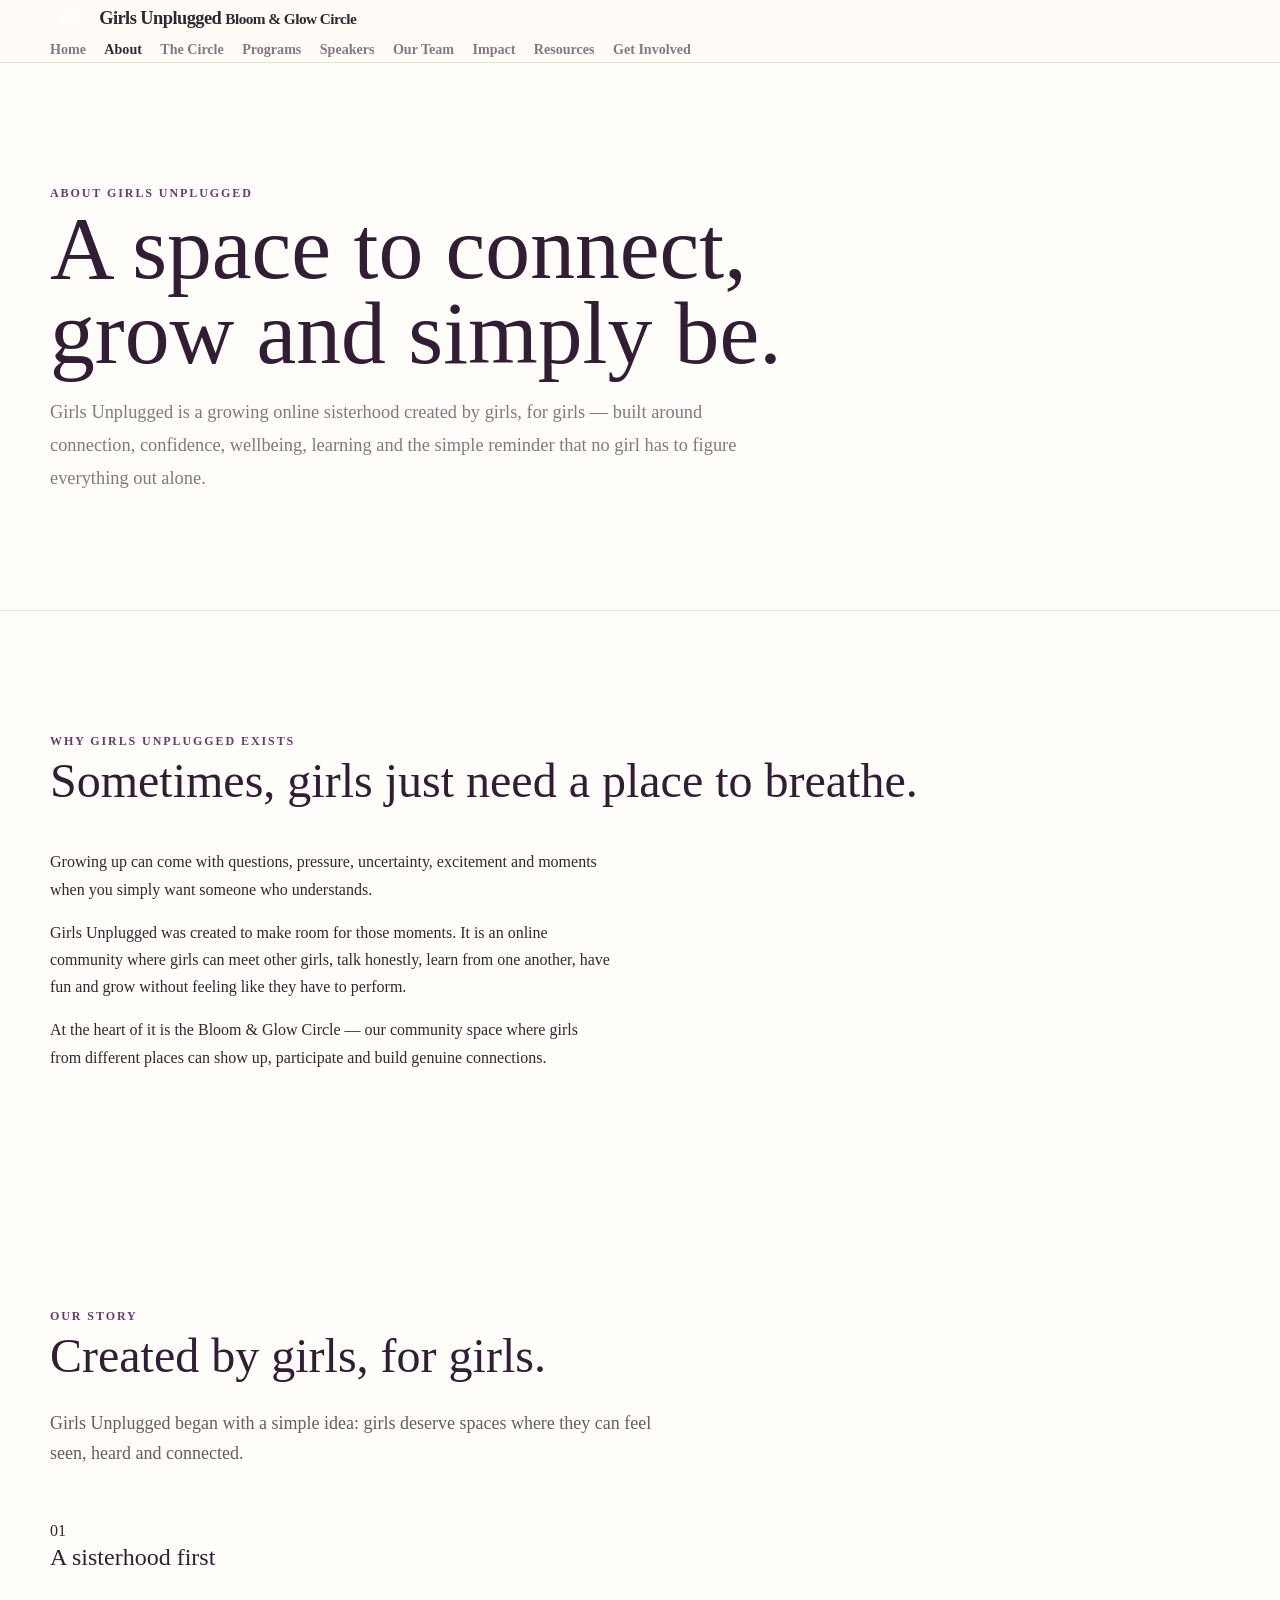
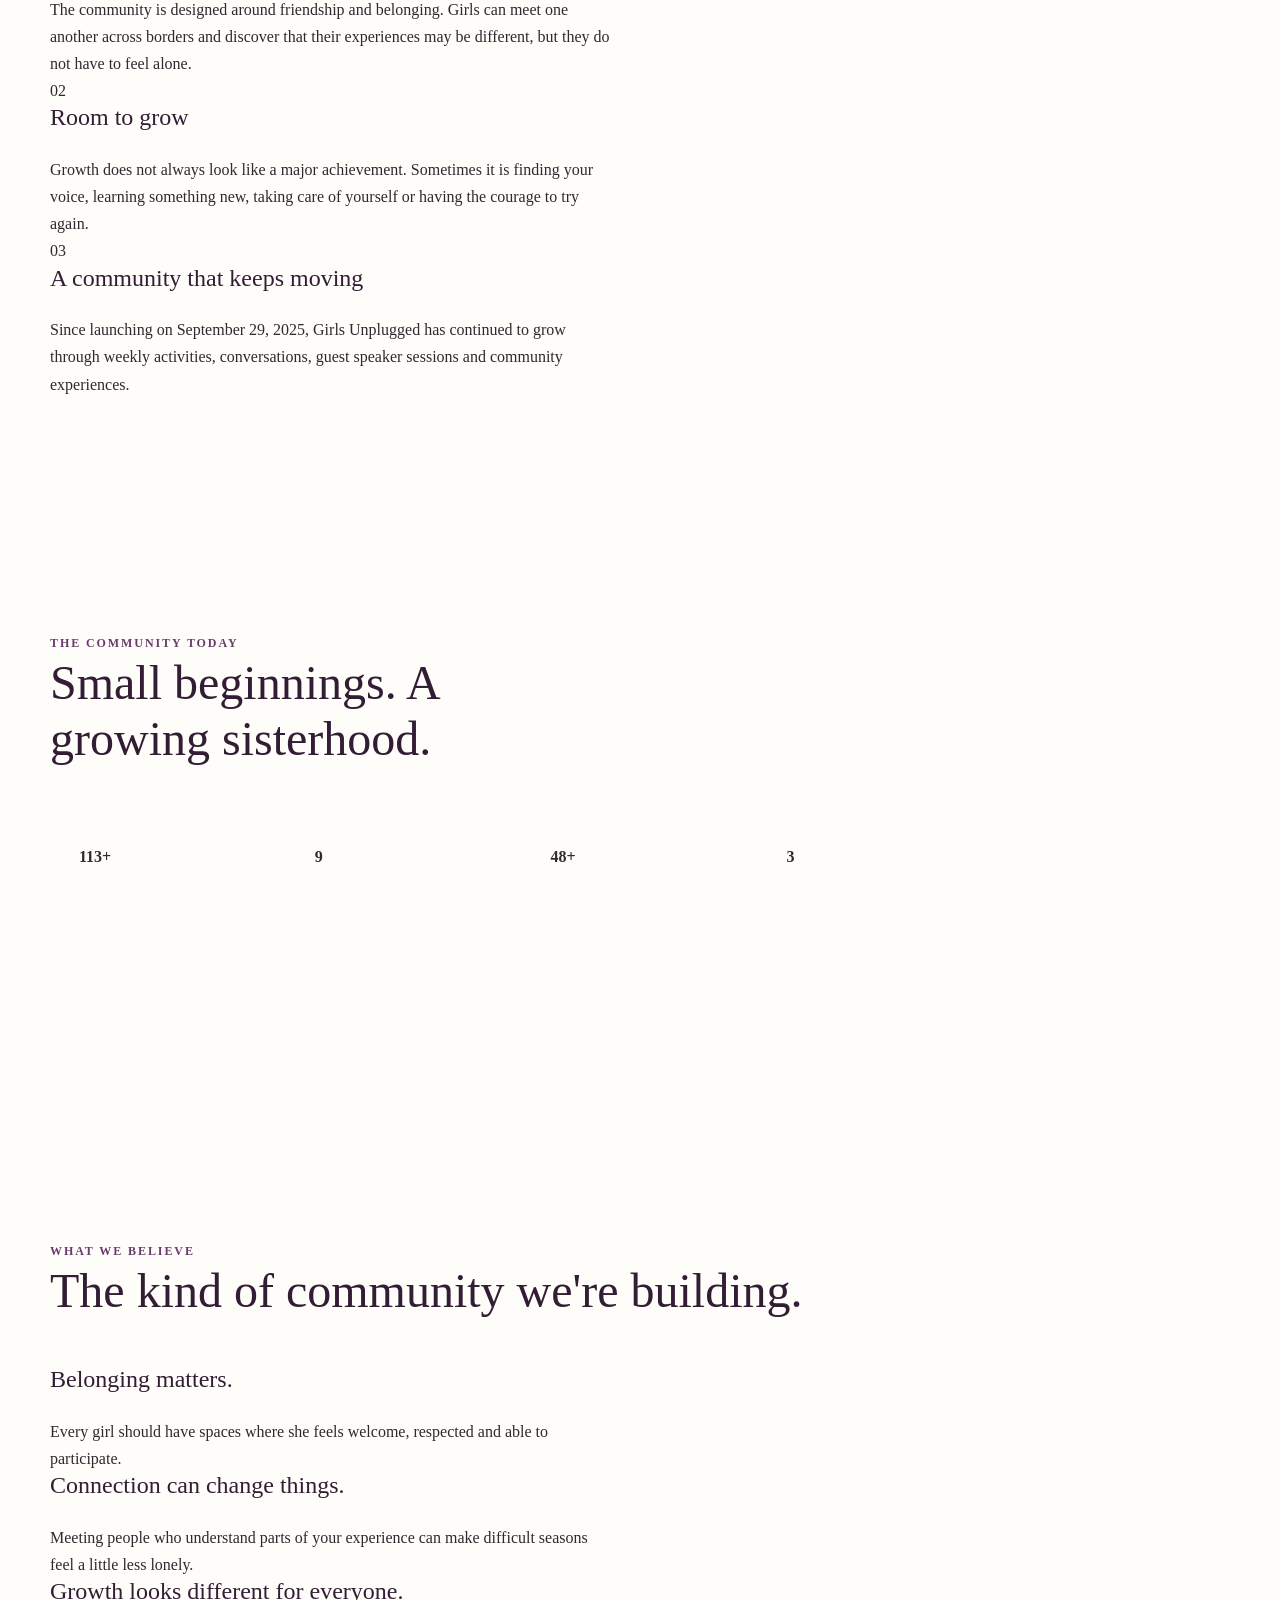
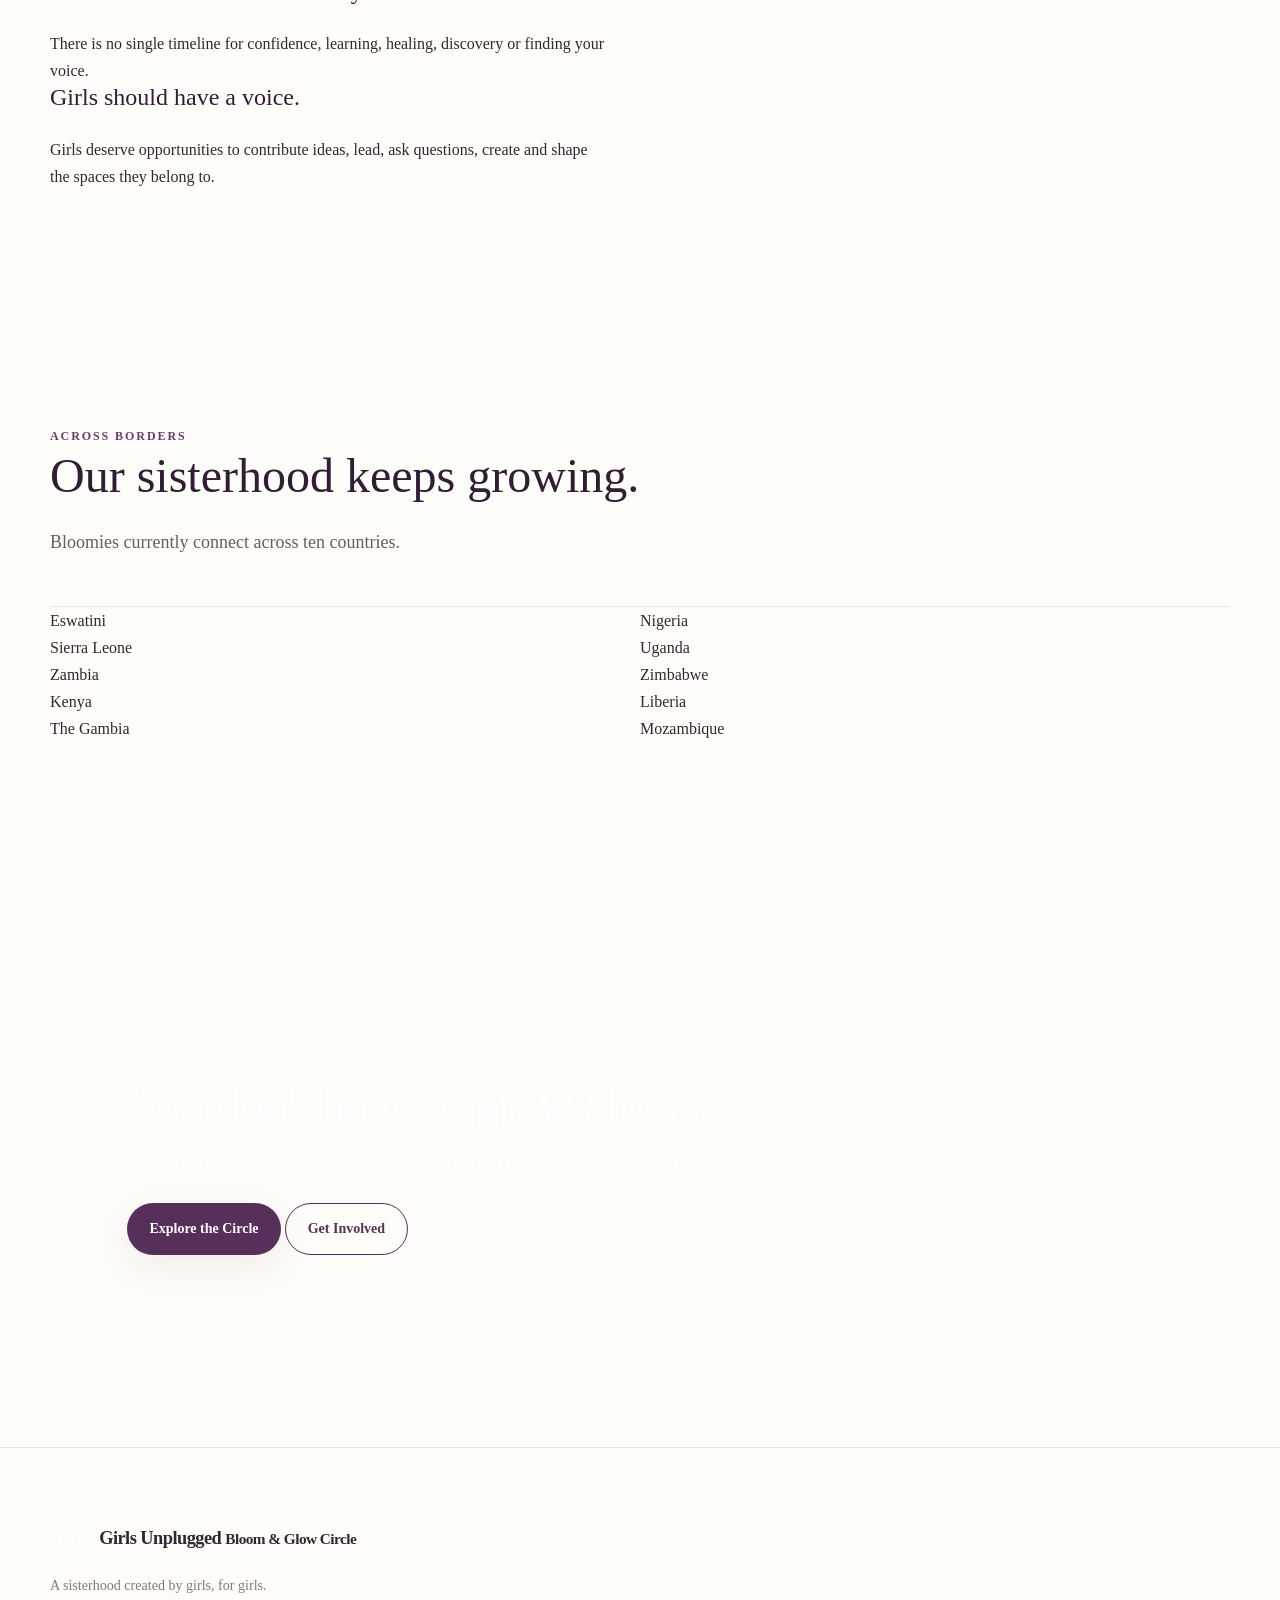
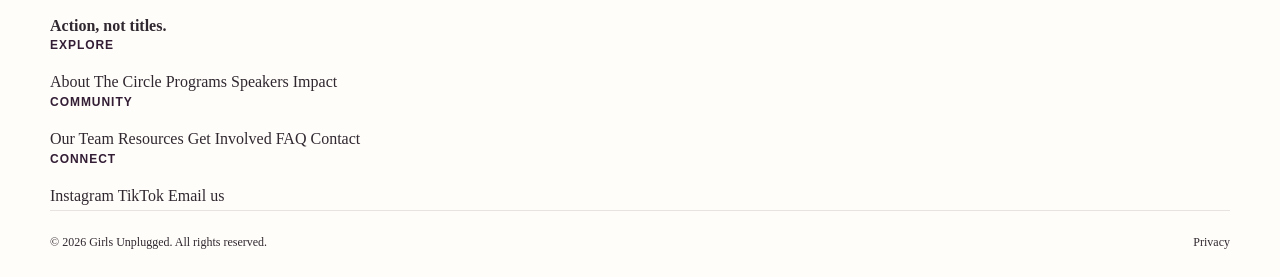
<file: about.html>
<!DOCTYPE html>
<html lang="en">
<head>
  <meta charset="UTF-8">
  <meta name="viewport" content="width=device-width, initial-scale=1.0">

  <meta
    name="description"
    content="Learn about Girls Unplugged, the Bloom & Glow Circle, and the story behind a sisterhood created by girls, for girls."
  >

  <title>About | Girls Unplugged</title>

  <link rel="stylesheet" href="css/base.css">
  <link rel="stylesheet" href="css/components.css">
  <link rel="stylesheet" href="css/pages.css">
</head>

<body class="page-about">

  <!-- =====================================================
       HEADER
       ===================================================== -->

  <header class="site-header">
    <div class="container site-header-inner">

      <a class="site-logo" href="index.html" aria-label="Girls Unplugged home">
        <span class="site-logo-mark">GU</span>

        <span class="site-logo-text">
          <strong>Girls Unplugged</strong>
          <small>Bloom &amp; Glow Circle</small>
        </span>
      </a>

      <button
        class="nav-toggle"
        type="button"
        aria-label="Open navigation"
        aria-expanded="false"
        aria-controls="site-navigation"
      >
        <span></span>
        <span></span>
        <span></span>
      </button>

      <nav
        class="site-nav"
        id="site-navigation"
        aria-label="Main navigation"
      >
        <a href="index.html">Home</a>
        <a href="about.html">About</a>
        <a href="circle.html">The Circle</a>
        <a href="programs.html">Programs</a>
        <a href="speakers.html">Speakers</a>
        <a href="team.html">Our Team</a>
        <a href="impact.html">Impact</a>
        <a href="resources.html">Resources</a>
        <a href="get-involved.html">Get Involved</a>
      </nav>

    </div>
  </header>


  <main>

    <!-- ===================================================
         PAGE HERO
         =================================================== -->

    <section class="page-hero section">
      <div class="container">

        <div class="page-hero-content" data-reveal>

          <span class="eyebrow">
            About Girls Unplugged
          </span>

          <h1>
            A space to connect, grow and simply be.
          </h1>

          <p class="lead">
            Girls Unplugged is a growing online sisterhood created by
            girls, for girls — built around connection, confidence,
            wellbeing, learning and the simple reminder that no girl
            has to figure everything out alone.
          </p>

        </div>

      </div>
    </section>


    <!-- ===================================================
         INTRODUCTION
         =================================================== -->

    <section class="section section-soft">
      <div class="container">

        <div class="split-layout">

          <div data-reveal>
            <span class="eyebrow">
              Why Girls Unplugged exists
            </span>

            <h2>
              Sometimes, girls just need a place to breathe.
            </h2>
          </div>

          <div data-reveal>
            <p>
              Growing up can come with questions, pressure, uncertainty,
              excitement and moments when you simply want someone who
              understands.
            </p>

            <p>
              Girls Unplugged was created to make room for those moments.
              It is an online community where girls can meet other girls,
              talk honestly, learn from one another, have fun and grow
              without feeling like they have to perform.
            </p>

            <p>
              At the heart of it is the Bloom &amp; Glow Circle — our
              community space where girls from different places can show
              up, participate and build genuine connections.
            </p>
          </div>

        </div>

      </div>
    </section>


    <!-- ===================================================
         STORY
         =================================================== -->

    <section class="section">
      <div class="container">

        <div class="section-heading" data-reveal>
          <span class="eyebrow">
            Our story
          </span>

          <h2>
            Created by girls, for girls.
          </h2>

          <p>
            Girls Unplugged began with a simple idea: girls deserve
            spaces where they can feel seen, heard and connected.
          </p>
        </div>


        <div class="story-grid">

          <article class="story-card" data-reveal>
            <span class="story-number">01</span>

            <h3>
              A sisterhood first
            </h3>

            <p>
              The community is designed around friendship and belonging.
              Girls can meet one another across borders and discover
              that their experiences may be different, but they do not
              have to feel alone.
            </p>
          </article>


          <article class="story-card" data-reveal>
            <span class="story-number">02</span>

            <h3>
              Room to grow
            </h3>

            <p>
              Growth does not always look like a major achievement.
              Sometimes it is finding your voice, learning something new,
              taking care of yourself or having the courage to try again.
            </p>
          </article>


          <article class="story-card" data-reveal>
            <span class="story-number">03</span>

            <h3>
              A community that keeps moving
            </h3>

            <p>
              Since launching on September 29, 2025, Girls Unplugged has
              continued to grow through weekly activities, conversations,
              guest speaker sessions and community experiences.
            </p>
          </article>

        </div>

      </div>
    </section>


    <!-- ===================================================
         COMMUNITY SNAPSHOT
         =================================================== -->

    <section class="section section-dark">
      <div class="container">

        <div class="section-heading section-heading-light" data-reveal>
          <span class="eyebrow">
            The community today
          </span>

          <h2>
            Small beginnings. A growing sisterhood.
          </h2>
        </div>


        <div class="stats-grid">

          <article class="stat-card" data-reveal>
            <strong
              class="stat-number"
              data-counter="120"
              data-suffix="+"
            >
              0+
            </strong>

            <span class="stat-label">
              Bloomies
            </span>
          </article>


          <article class="stat-card" data-reveal>
            <strong
              class="stat-number"
              data-counter="10"
              data-suffix=""
            >
              0
            </strong>

            <span class="stat-label">
              Countries
            </span>
          </article>


          <article class="stat-card" data-reveal>
            <strong
              class="stat-number"
              data-counter="51"
              data-suffix="+"
            >
              0+
            </strong>

            <span class="stat-label">
              Weeks of weekly activities
            </span>
          </article>


          <article class="stat-card" data-reveal>
            <strong
              class="stat-number"
              data-counter="4"
              data-suffix=""
            >
              0
            </strong>

            <span class="stat-label">
              Guest speaker sessions
            </span>
          </article>

        </div>

      </div>
    </section>


    <!-- ===================================================
         WHAT WE BELIEVE
         =================================================== -->

    <section class="section">
      <div class="container">

        <div class="section-heading" data-reveal>
          <span class="eyebrow">
            What we believe
          </span>

          <h2>
            The kind of community we're building.
          </h2>
        </div>


        <div class="belief-grid">

          <article class="belief-card" data-reveal>
            <h3>
              Belonging matters.
            </h3>

            <p>
              Every girl should have spaces where she feels welcome,
              respected and able to participate.
            </p>
          </article>


          <article class="belief-card" data-reveal>
            <h3>
              Connection can change things.
            </h3>

            <p>
              Meeting people who understand parts of your experience
              can make difficult seasons feel a little less lonely.
            </p>
          </article>


          <article class="belief-card" data-reveal>
            <h3>
              Growth looks different for everyone.
            </h3>

            <p>
              There is no single timeline for confidence, learning,
              healing, discovery or finding your voice.
            </p>
          </article>


          <article class="belief-card" data-reveal>
            <h3>
              Girls should have a voice.
            </h3>

            <p>
              Girls deserve opportunities to contribute ideas, lead,
              ask questions, create and shape the spaces they belong to.
            </p>
          </article>

        </div>

      </div>
    </section>


    <!-- ===================================================
         COMMUNITY COUNTRIES
         =================================================== -->

    <section class="section section-soft">
      <div class="container">

        <div class="section-heading" data-reveal>
          <span class="eyebrow">
            Across borders
          </span>

          <h2>
            Our sisterhood keeps growing.
          </h2>

          <p>
            Bloomies currently connect across ten countries.
          </p>
        </div>


        <div class="country-list" data-reveal>

          <span>Eswatini</span>
          <span>Nigeria</span>
          <span>Sierra Leone</span>
          <span>Uganda</span>
          <span>Zambia</span>
          <span>Zimbabwe</span>
          <span>Kenya</span>
          <span>Liberia</span>
          <span>The Gambia</span>
          <span>Mozambique</span>

        </div>

      </div>
    </section>


    <!-- ===================================================
         CTA
         =================================================== -->

    <section class="section section-cta">
      <div class="container">

        <div class="cta-panel" data-reveal>

          <div>
            <span class="eyebrow">
              Find your people
            </span>

            <h2>
              You don't have to grow alone.
            </h2>

            <p>
              Explore the Bloom &amp; Glow Circle and see what being
              part of Girls Unplugged looks like.
            </p>
          </div>

          <div class="cta-actions">
            <a
              class="button button-primary"
              href="circle.html"
            >
              Explore the Circle
            </a>

            <a
              class="button button-secondary"
              href="get-involved.html"
            >
              Get Involved
            </a>
          </div>

        </div>

      </div>
    </section>

  </main>


  <!-- =====================================================
       FOOTER
       ===================================================== -->

  <footer class="site-footer">

    <div class="container">

      <div class="footer-main">

        <div class="footer-brand">

          <a
            class="site-logo site-logo-footer"
            href="index.html"
            aria-label="Girls Unplugged home"
          >
            <span class="site-logo-mark">GU</span>

            <span class="site-logo-text">
              <strong>Girls Unplugged</strong>
              <small>Bloom &amp; Glow Circle</small>
            </span>
          </a>

          <p>
            A sisterhood created by girls, for girls.
          </p>

          <span class="footer-motto">
            Action, not titles.
          </span>

        </div>


        <div class="footer-column">
          <h3>Explore</h3>

          <a href="about.html">About</a>
          <a href="circle.html">The Circle</a>
          <a href="programs.html">Programs</a>
          <a href="speakers.html">Speakers</a>
          <a href="impact.html">Impact</a>
        </div>


        <div class="footer-column">
          <h3>Community</h3>

          <a href="team.html">Our Team</a>
          <a href="resources.html">Resources</a>
          <a href="get-involved.html">Get Involved</a>
          <a href="faq.html">FAQ</a>
          <a href="contact.html">Contact</a>
        </div>


        <div class="footer-column">
          <h3>Connect</h3>

          <a
            href="#"
            data-social="instagram"
            aria-label="Girls Unplugged on Instagram"
          >
            Instagram
          </a>

          <a
            href="#"
            data-social="tiktok"
            aria-label="Girls Unplugged on TikTok"
          >
            TikTok
          </a>

          <a href="mailto:grlsunplugged@gmail.com">
            Email us
          </a>
        </div>

      </div>


      <div class="footer-bottom">

        <span>
          &copy;
          <span data-current-year></span>
          Girls Unplugged. All rights reserved.
        </span>

        <a href="privacy.html">
          Privacy
        </a>

      </div>

    </div>

  </footer>


  <script src="js/data.js"></script>
  <script src="js/site.js"></script>

</body>
</html>
</file>
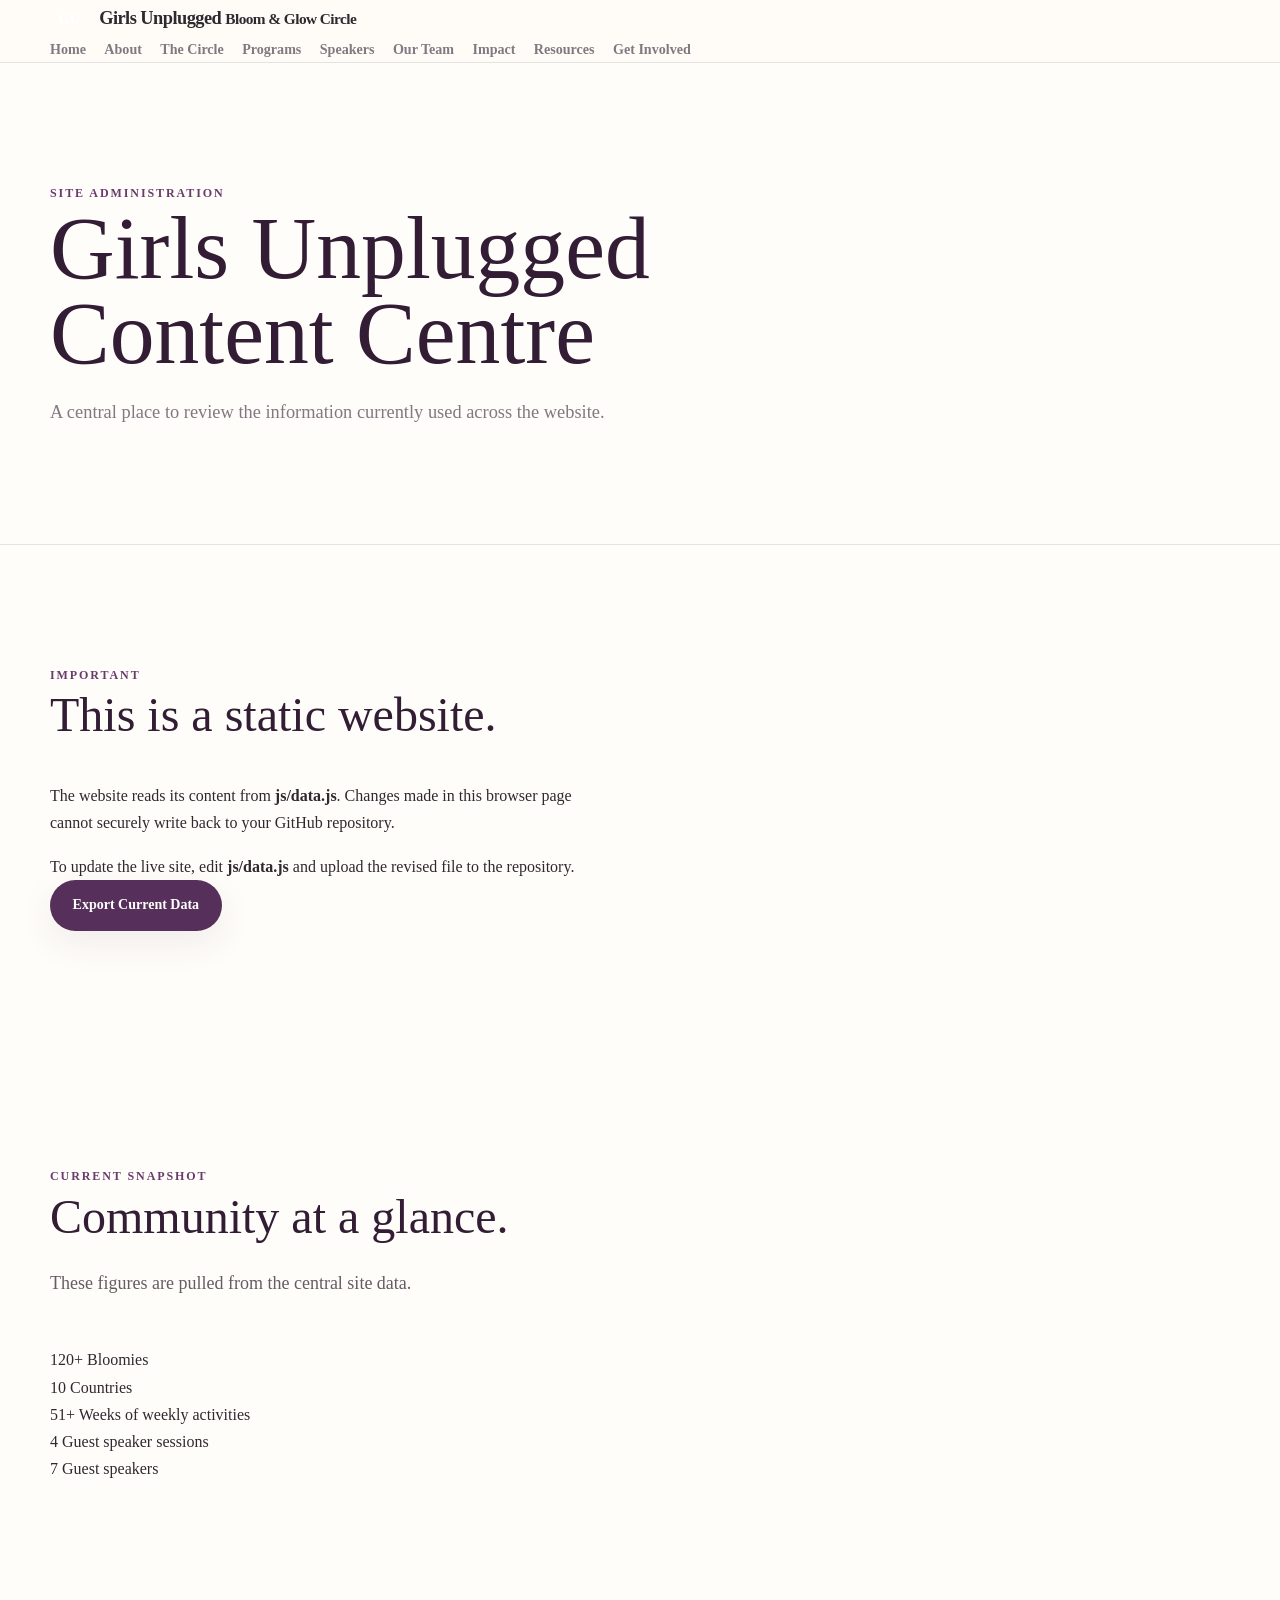
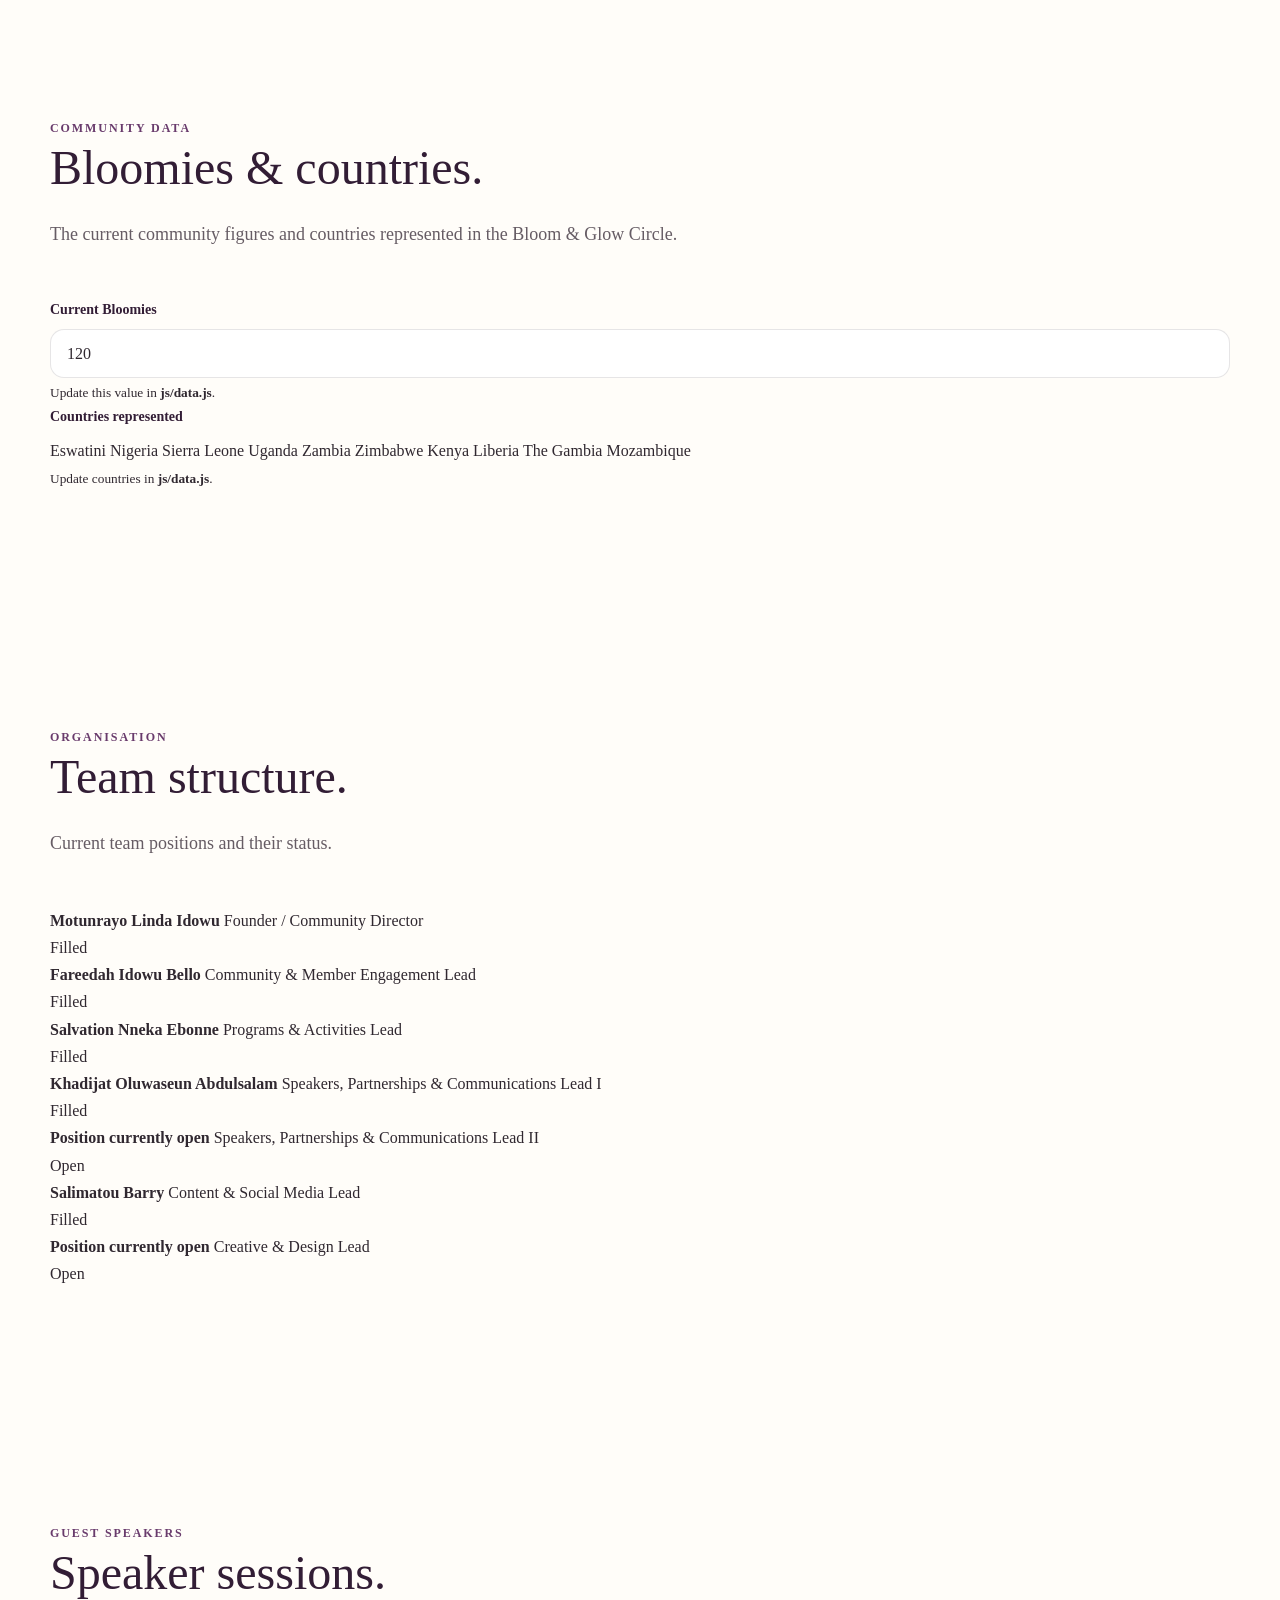
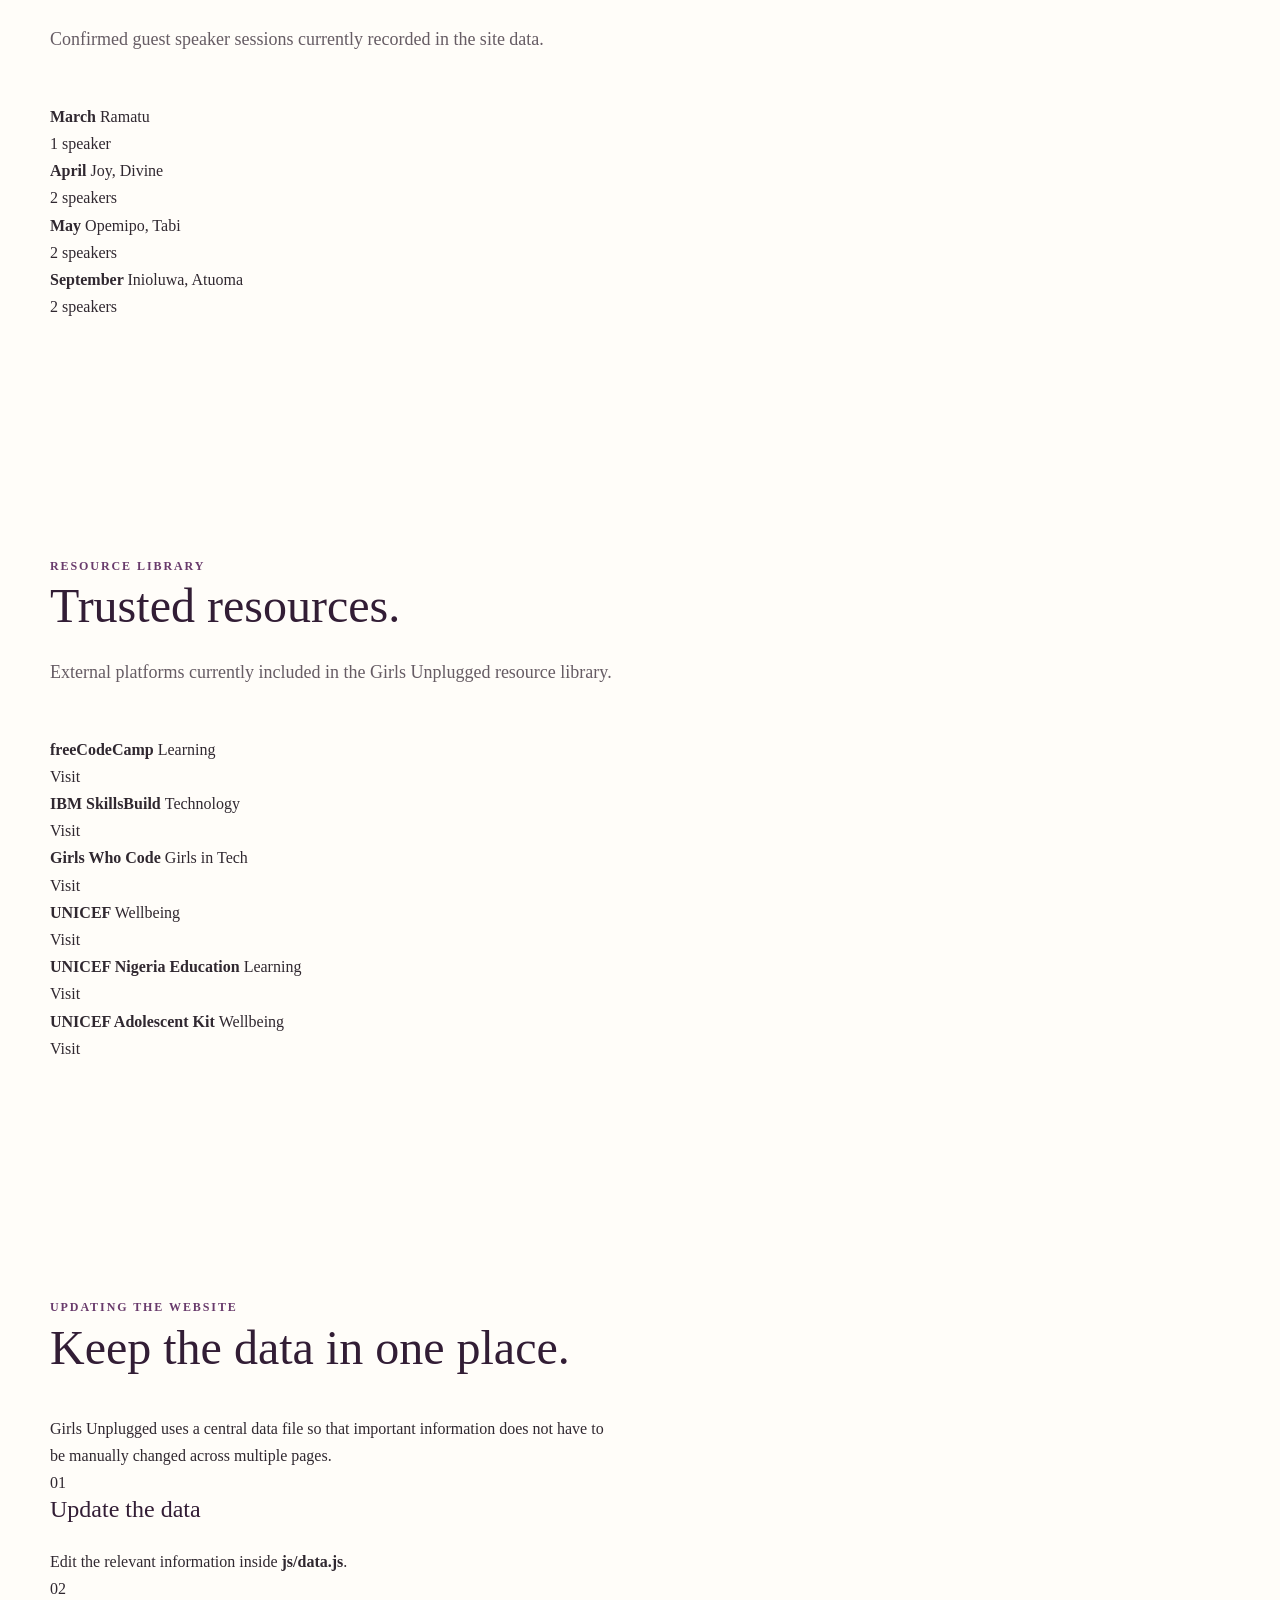
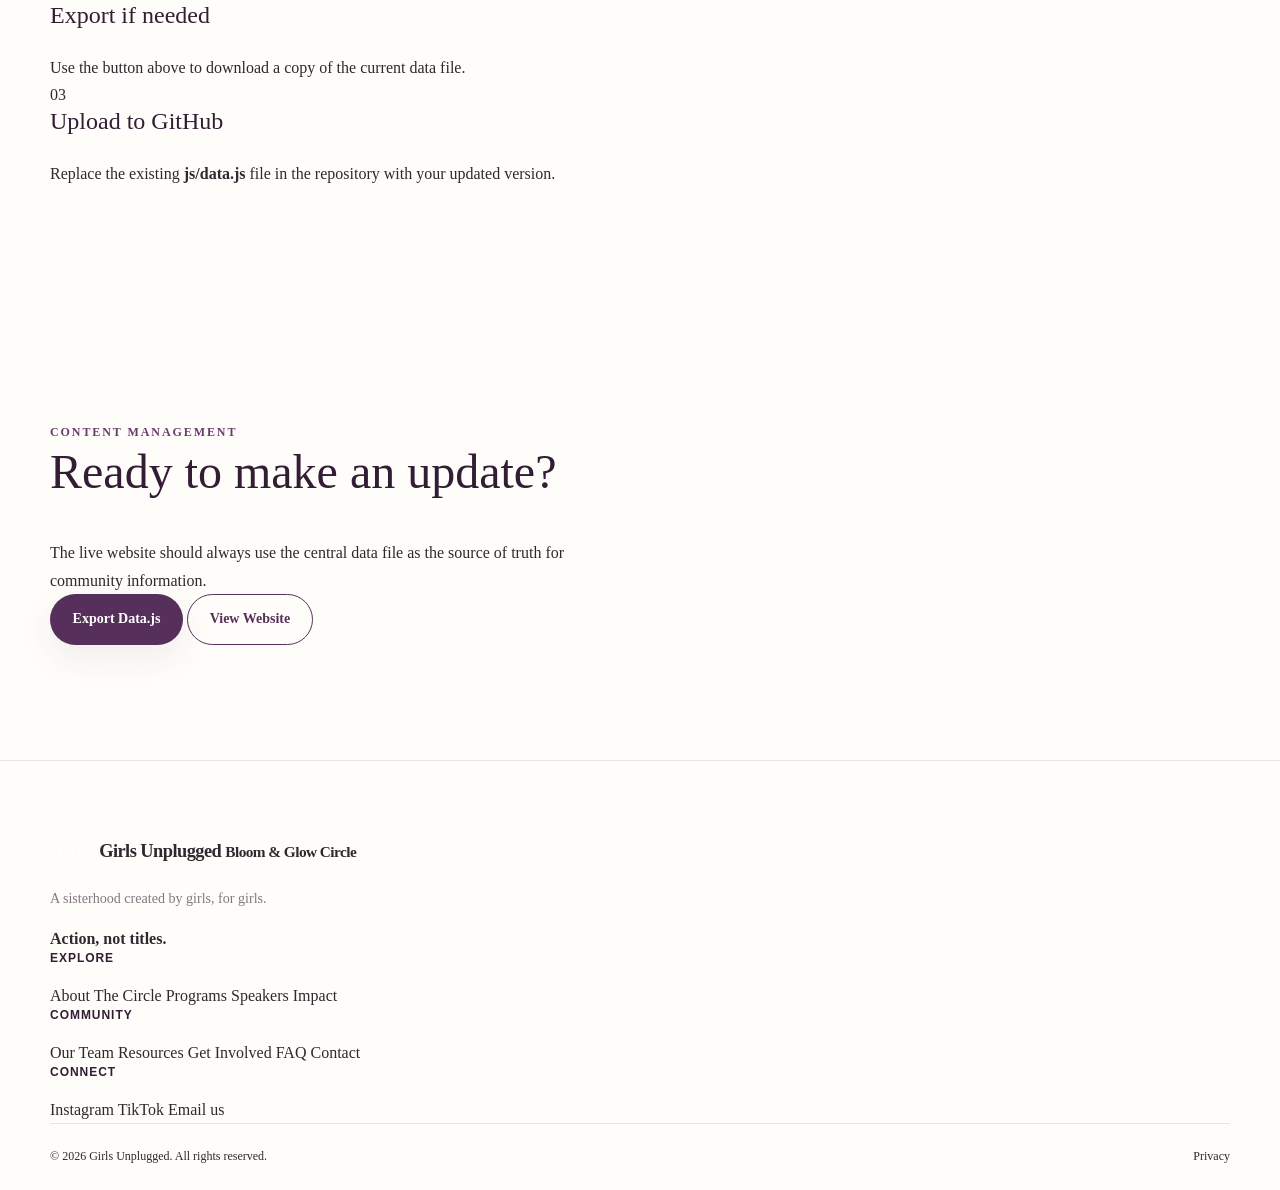
<file: admin.html>
<!DOCTYPE html>
<html lang="en">
<head>
  <meta charset="UTF-8">
  <meta name="viewport" content="width=device-width, initial-scale=1.0">

  <meta
    name="robots"
    content="noindex, nofollow"
  >

  <meta
    name="description"
    content="Girls Unplugged content management and site data reference."
  >

  <title>Admin | Girls Unplugged</title>

  <link rel="stylesheet" href="css/base.css">
  <link rel="stylesheet" href="css/components.css">
  <link rel="stylesheet" href="css/pages.css">
</head>

<body class="page-admin">

  <!-- =====================================================
       HEADER
       ===================================================== -->

  <header class="site-header">
    <div class="container site-header-inner">

      <a
        class="site-logo"
        href="index.html"
        aria-label="Girls Unplugged home"
      >
        <span class="site-logo-mark">GU</span>

        <span class="site-logo-text">
          <strong>Girls Unplugged</strong>
          <small>Bloom &amp; Glow Circle</small>
        </span>
      </a>

      <button
        class="nav-toggle"
        type="button"
        aria-label="Open navigation"
        aria-expanded="false"
        aria-controls="site-navigation"
      >
        <span></span>
        <span></span>
        <span></span>
      </button>

      <nav
        class="site-nav"
        id="site-navigation"
        aria-label="Main navigation"
      >
        <a href="index.html">Home</a>
        <a href="about.html">About</a>
        <a href="circle.html">The Circle</a>
        <a href="programs.html">Programs</a>
        <a href="speakers.html">Speakers</a>
        <a href="team.html">Our Team</a>
        <a href="impact.html">Impact</a>
        <a href="resources.html">Resources</a>
        <a href="get-involved.html">Get Involved</a>
      </nav>

    </div>
  </header>


  <main>

    <!-- ===================================================
         ADMIN HERO
         =================================================== -->

    <section class="page-hero section">
      <div class="container">

        <div class="page-hero-content" data-reveal>

          <span class="eyebrow">
            Site Administration
          </span>

          <h1>
            Girls Unplugged Content Centre
          </h1>

          <p class="lead">
            A central place to review the information currently used
            across the website.
          </p>

        </div>

      </div>
    </section>


    <!-- ===================================================
         IMPORTANT NOTICE
         =================================================== -->

    <section class="section section-tight">
      <div class="container">

        <div
          class="admin-notice-panel"
          data-reveal
        >

          <div class="admin-notice-panel-content">

            <span class="eyebrow">
              Important
            </span>

            <h2>
              This is a static website.
            </h2>

            <p>
              The website reads its content from
              <strong>js/data.js</strong>. Changes made in this
              browser page cannot securely write back to your GitHub
              repository.
            </p>

            <p>
              To update the live site, edit
              <strong>js/data.js</strong> and upload the revised file
              to the repository.
            </p>

          </div>

          <div class="admin-notice-panel-action">

            <button
              class="button button-primary"
              type="button"
              data-admin-export
            >
              Export Current Data
            </button>

          </div>

        </div>

      </div>
    </section>


    <!-- ===================================================
         OVERVIEW
         =================================================== -->

    <section class="section">
      <div class="container">

        <div
          class="section-heading"
          data-reveal
        >

          <span class="eyebrow">
            Current snapshot
          </span>

          <h2>
            Community at a glance.
          </h2>

          <p>
            These figures are pulled from the central site data.
          </p>

        </div>


        <div
          class="admin-stat-grid"
          data-admin-overview
          data-reveal
        >
          <!-- Rendered by admin.js -->
        </div>

      </div>
    </section>


    <!-- ===================================================
         COMMUNITY DATA
         =================================================== -->

    <section class="section section-soft">
      <div class="container">

        <div
          class="section-heading"
          data-reveal
        >

          <span class="eyebrow">
            Community data
          </span>

          <h2>
            Bloomies &amp; countries.
          </h2>

          <p>
            The current community figures and countries represented in
            the Bloom &amp; Glow Circle.
          </p>

        </div>


        <div
          class="admin-content-card"
          data-admin-community
          data-reveal
        >
          <!-- Rendered by admin.js -->
        </div>

      </div>
    </section>


    <!-- ===================================================
         TEAM
         =================================================== -->

    <section class="section">
      <div class="container">

        <div
          class="section-heading"
          data-reveal
        >

          <span class="eyebrow">
            Organisation
          </span>

          <h2>
            Team structure.
          </h2>

          <p>
            Current team positions and their status.
          </p>

        </div>


        <div
          class="admin-list"
          data-admin-team
          data-reveal
        >
          <!-- Rendered by admin.js -->
        </div>

      </div>
    </section>


    <!-- ===================================================
         SPEAKERS
         =================================================== -->

    <section class="section section-soft">
      <div class="container">

        <div
          class="section-heading"
          data-reveal
        >

          <span class="eyebrow">
            Guest speakers
          </span>

          <h2>
            Speaker sessions.
          </h2>

          <p>
            Confirmed guest speaker sessions currently recorded in the
            site data.
          </p>

        </div>


        <div
          class="admin-list"
          data-admin-speakers
          data-reveal
        >
          <!-- Rendered by admin.js -->
        </div>

      </div>
    </section>


    <!-- ===================================================
         RESOURCES
         =================================================== -->

    <section class="section">
      <div class="container">

        <div
          class="section-heading"
          data-reveal
        >

          <span class="eyebrow">
            Resource library
          </span>

          <h2>
            Trusted resources.
          </h2>

          <p>
            External platforms currently included in the Girls
            Unplugged resource library.
          </p>

        </div>


        <div
          class="admin-list"
          data-admin-resources
          data-reveal
        >
          <!-- Rendered by admin.js -->
        </div>

      </div>
    </section>


    <!-- ===================================================
         CONTENT WORKFLOW
         =================================================== -->

    <section class="section section-soft">
      <div class="container">

        <div
          class="admin-workflow"
          data-reveal
        >

          <div class="admin-workflow-heading">

            <span class="eyebrow">
              Updating the website
            </span>

            <h2>
              Keep the data in one place.
            </h2>

            <p>
              Girls Unplugged uses a central data file so that
              important information does not have to be manually
              changed across multiple pages.
            </p>

          </div>


          <div class="admin-workflow-steps">

            <article class="admin-workflow-step">

              <span>
                01
              </span>

              <h3>
                Update the data
              </h3>

              <p>
                Edit the relevant information inside
                <strong>js/data.js</strong>.
              </p>

            </article>


            <article class="admin-workflow-step">

              <span>
                02
              </span>

              <h3>
                Export if needed
              </h3>

              <p>
                Use the button above to download a copy of the current
                data file.
              </p>

            </article>


            <article class="admin-workflow-step">

              <span>
                03
              </span>

              <h3>
                Upload to GitHub
              </h3>

              <p>
                Replace the existing
                <strong>js/data.js</strong>
                file in the repository with your updated version.
              </p>

            </article>

          </div>

        </div>

      </div>
    </section>


    <!-- ===================================================
         ADMIN ACTION
         =================================================== -->

    <section class="section">
      <div class="container">

        <div
          class="admin-actions"
          data-reveal
        >

          <div>

            <span class="eyebrow">
              Content management
            </span>

            <h2>
              Ready to make an update?
            </h2>

            <p>
              The live website should always use the central data file
              as the source of truth for community information.
            </p>

          </div>

          <div class="cta-actions">

            <button
              class="button button-primary"
              type="button"
              data-admin-export
            >
              Export Data.js
            </button>

            <a
              class="button button-secondary"
              href="index.html"
            >
              View Website
            </a>

          </div>

        </div>

      </div>
    </section>

  </main>


  <!-- =====================================================
       FOOTER
       ===================================================== -->

  <footer class="site-footer">

    <div class="container">

      <div class="footer-main">

        <div class="footer-brand">

          <a
            class="site-logo site-logo-footer"
            href="index.html"
            aria-label="Girls Unplugged home"
          >
            <span class="site-logo-mark">GU</span>

            <span class="site-logo-text">
              <strong>Girls Unplugged</strong>
              <small>Bloom &amp; Glow Circle</small>
            </span>
          </a>

          <p>
            A sisterhood created by girls, for girls.
          </p>

          <span class="footer-motto">
            Action, not titles.
          </span>

        </div>


        <div class="footer-column">

          <h3>
            Explore
          </h3>

          <a href="about.html">About</a>
          <a href="circle.html">The Circle</a>
          <a href="programs.html">Programs</a>
          <a href="speakers.html">Speakers</a>
          <a href="impact.html">Impact</a>

        </div>


        <div class="footer-column">

          <h3>
            Community
          </h3>

          <a href="team.html">Our Team</a>
          <a href="resources.html">Resources</a>
          <a href="get-involved.html">Get Involved</a>
          <a href="faq.html">FAQ</a>
          <a href="contact.html">Contact</a>

        </div>


        <div class="footer-column">

          <h3>
            Connect
          </h3>

          <a
            href="#"
            data-social="instagram"
            aria-label="Girls Unplugged on Instagram"
          >
            Instagram
          </a>

          <a
            href="#"
            data-social="tiktok"
            aria-label="Girls Unplugged on TikTok"
          >
            TikTok
          </a>

          <a href="mailto:grlsunplugged@gmail.com">
            Email us
          </a>

        </div>

      </div>


      <div class="footer-bottom">

        <span>
          &copy;
          <span data-current-year></span>
          Girls Unplugged. All rights reserved.
        </span>

        <a href="privacy.html">
          Privacy
        </a>

      </div>

    </div>

  </footer>


  <script src="js/data.js"></script>
  <script src="js/site.js"></script>
  <script src="js/admin.js"></script>

</body>
</html>
</file>
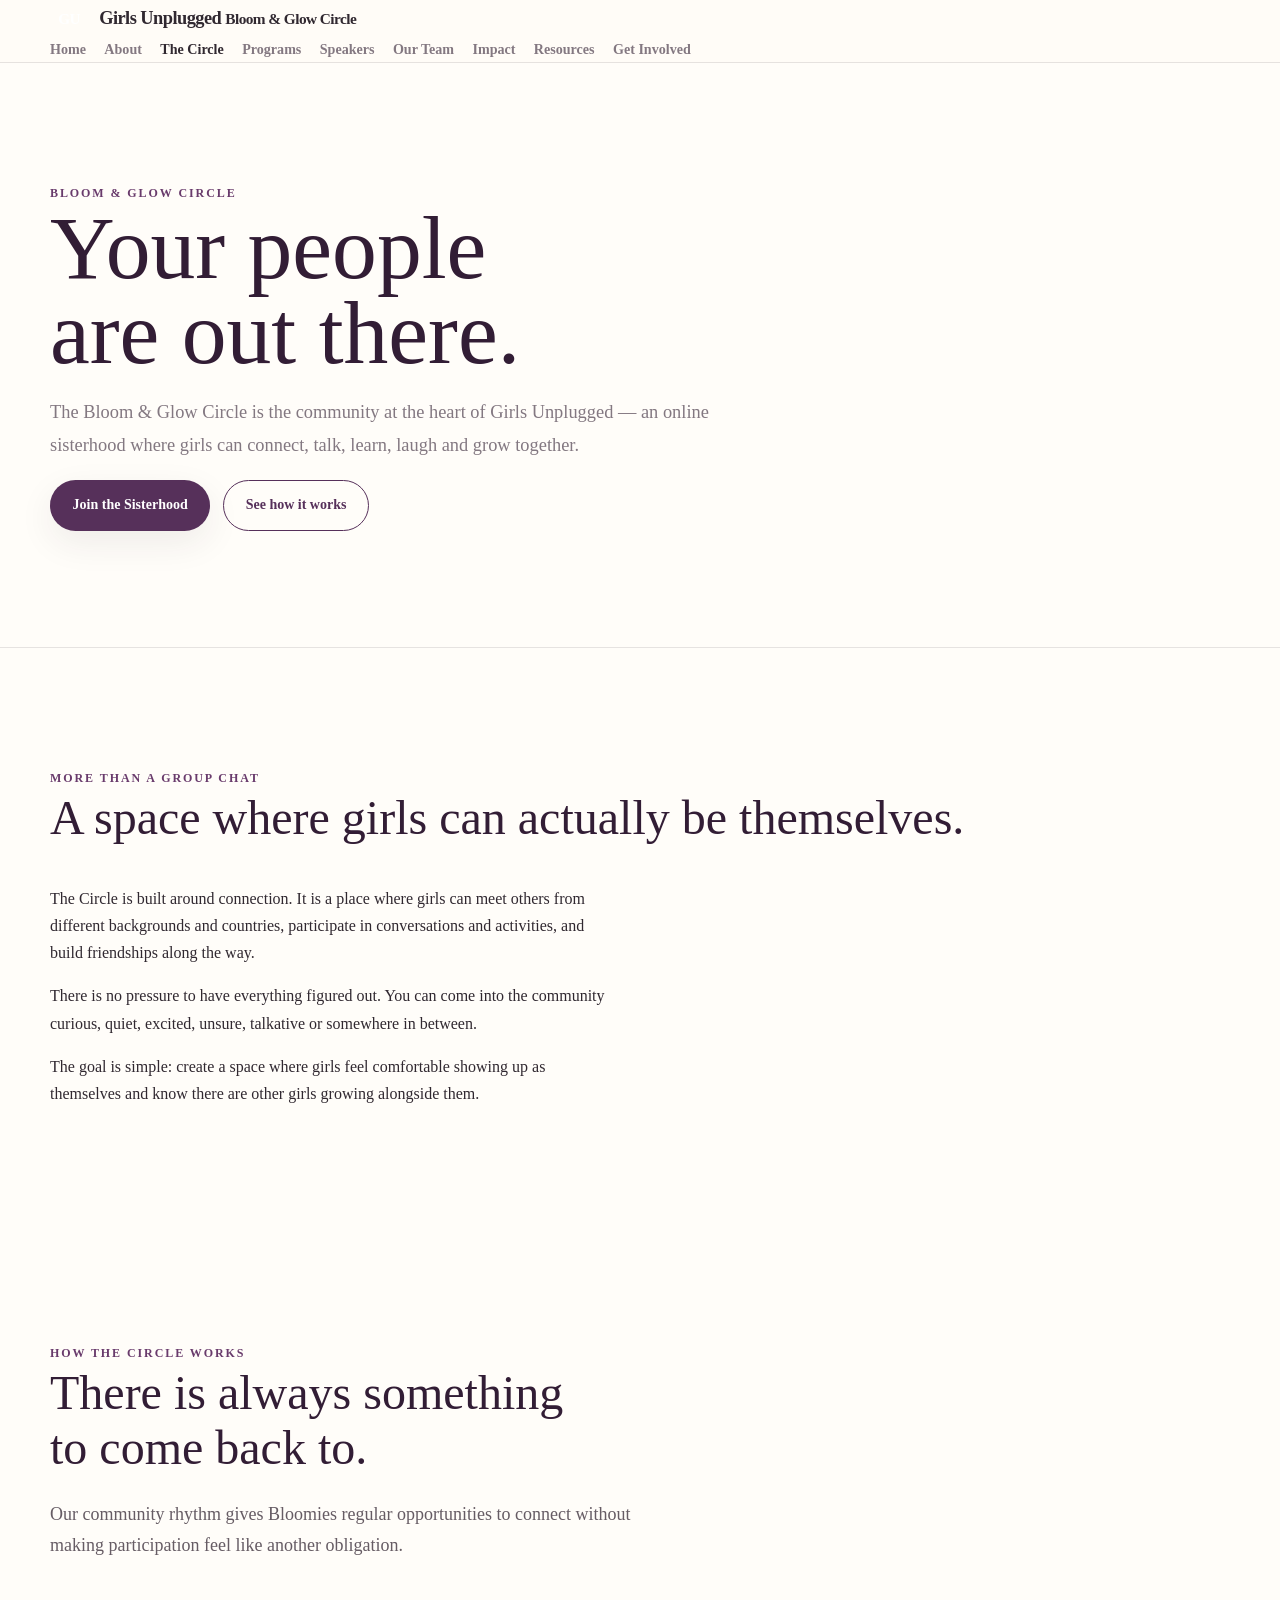
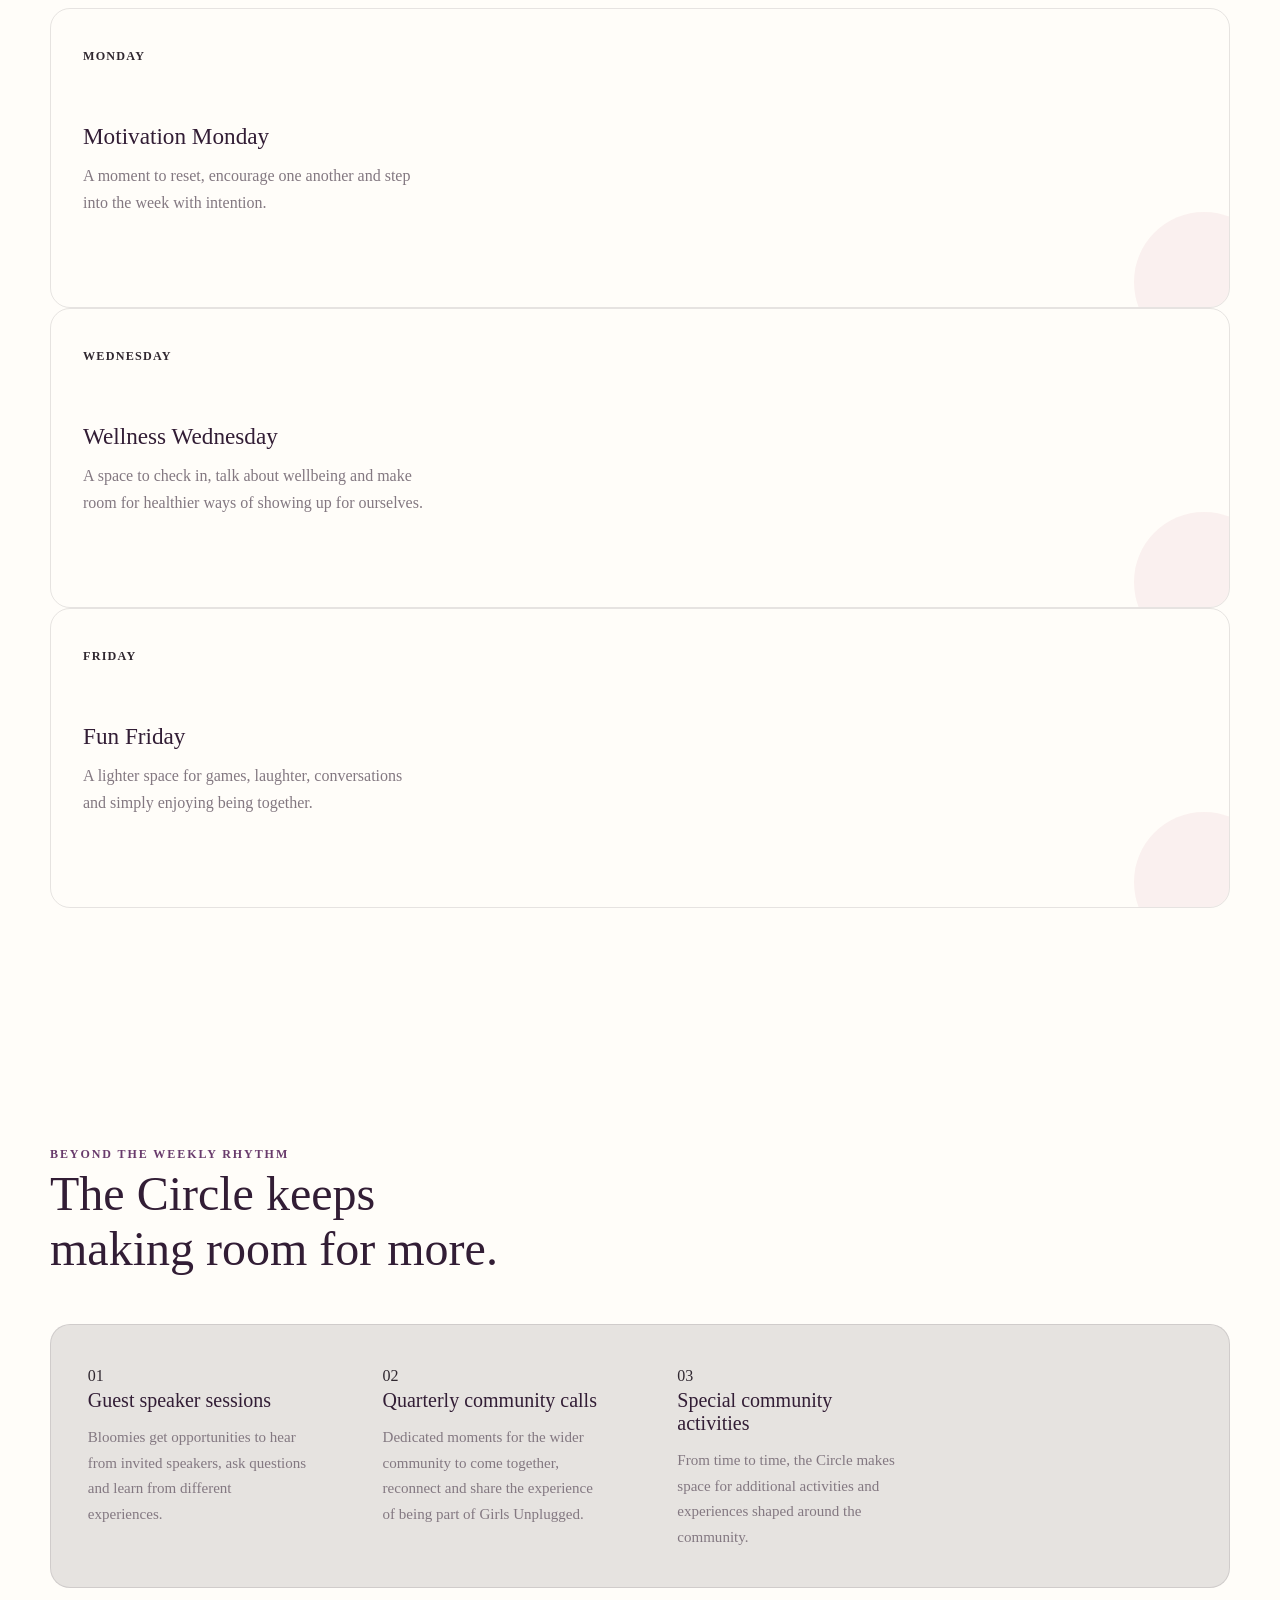
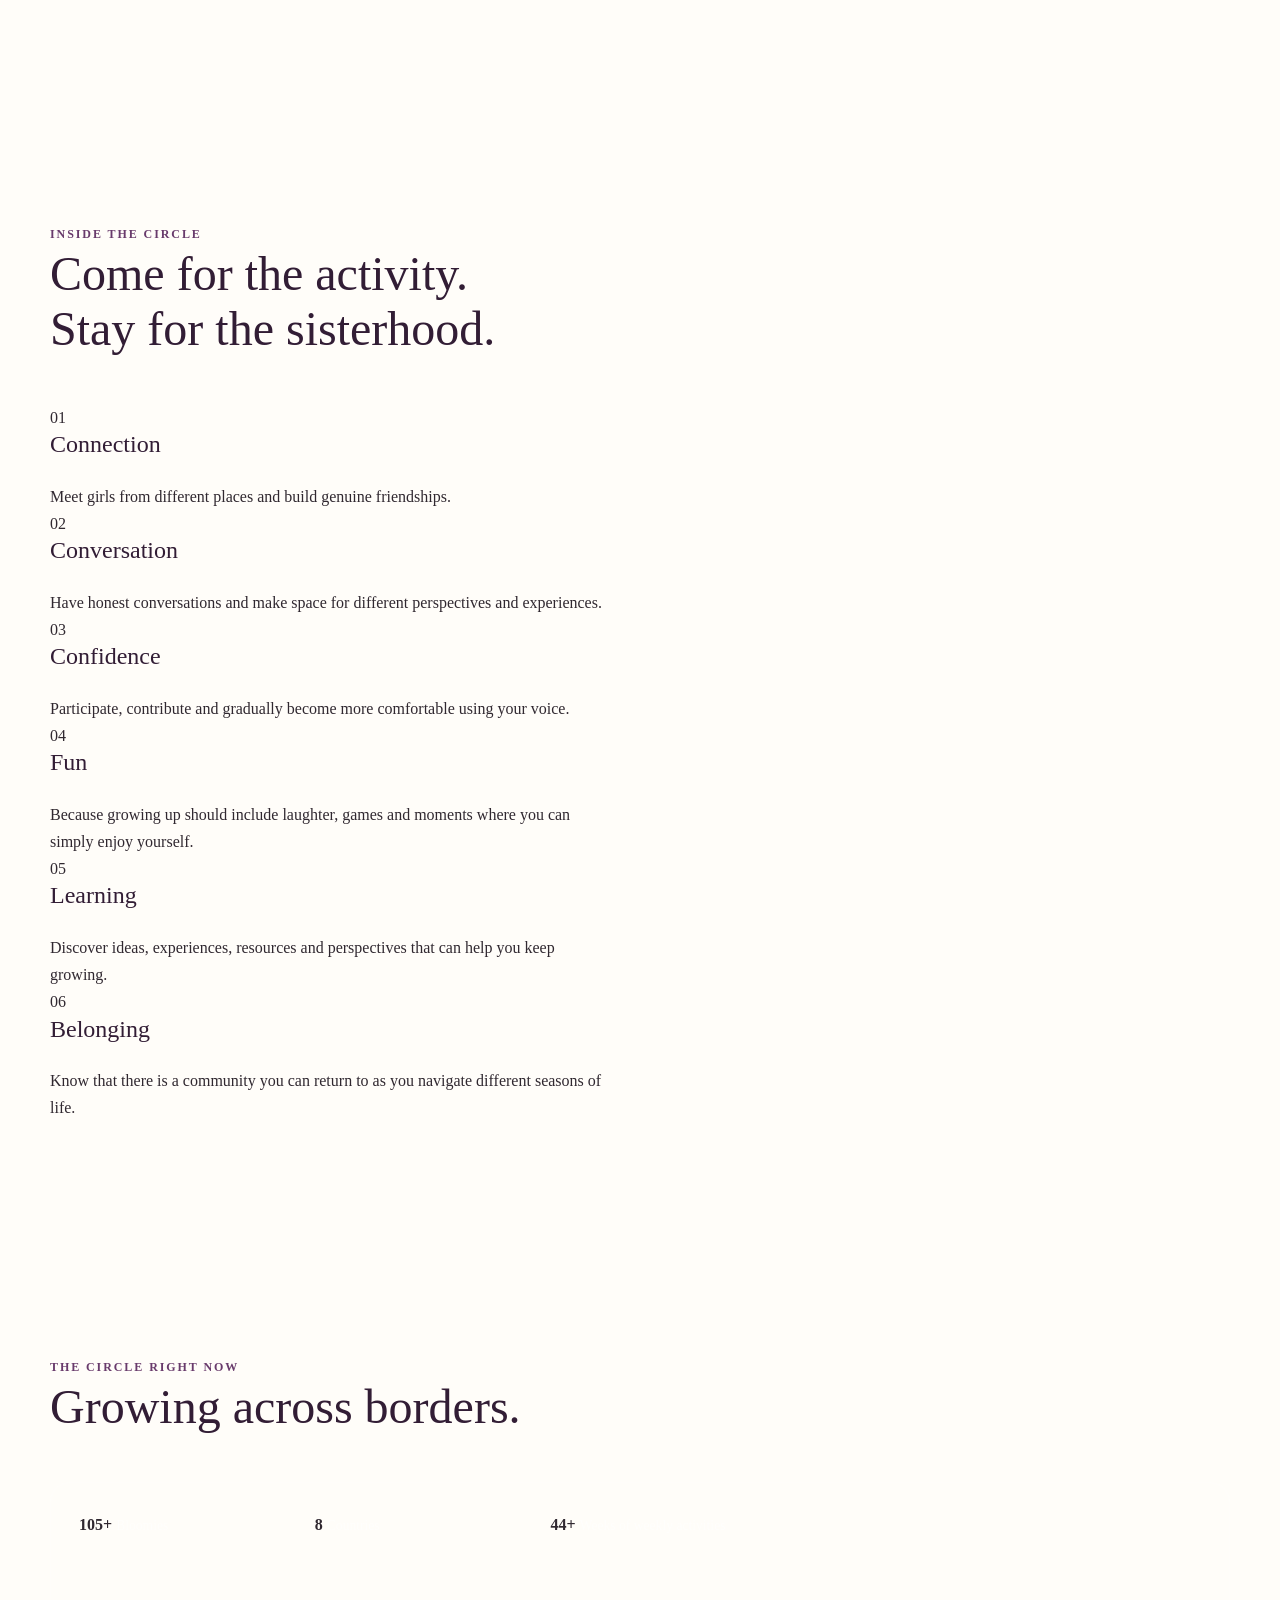
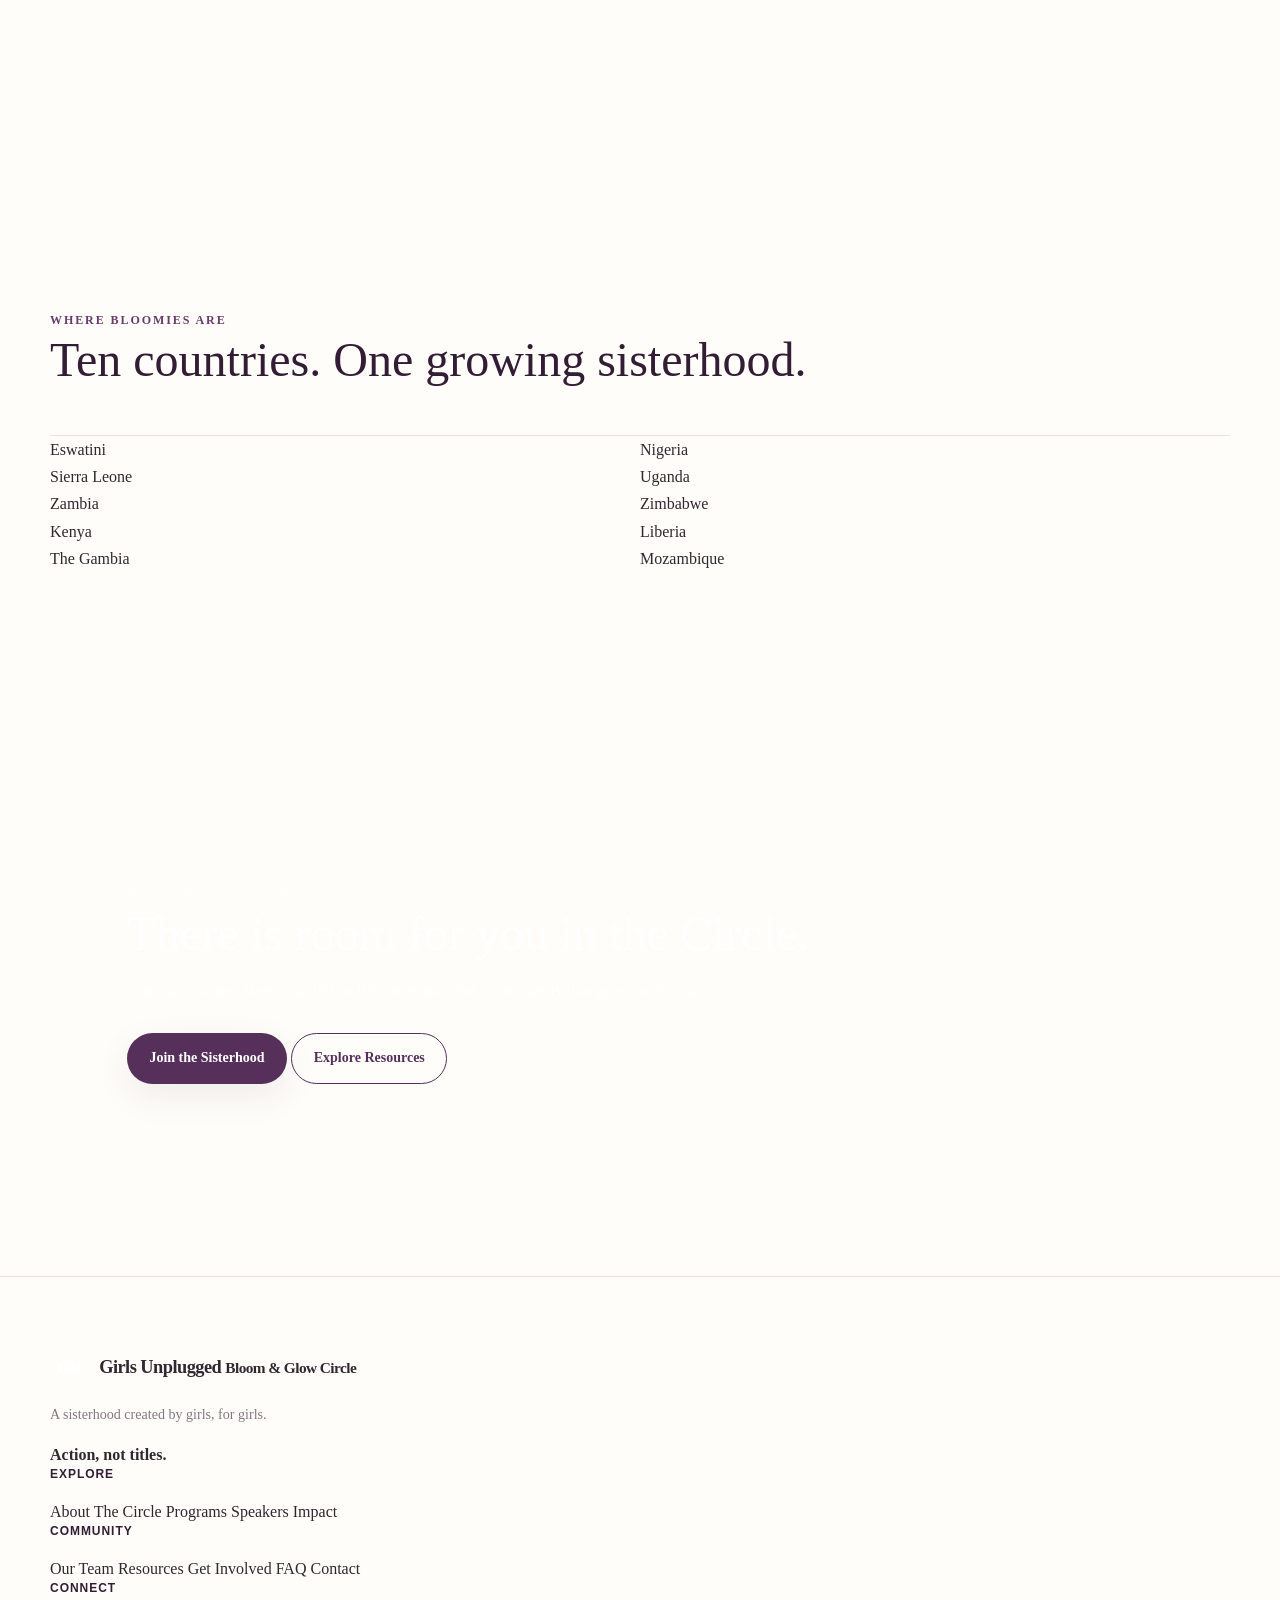
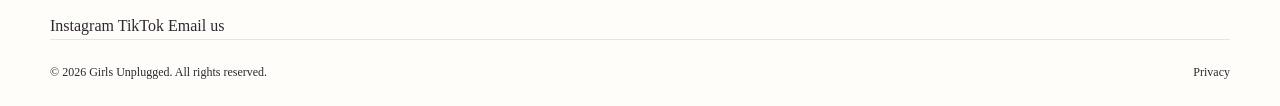
<file: circle.html>
<!DOCTYPE html>
<html lang="en">
<head>
  <meta charset="UTF-8">
  <meta name="viewport" content="width=device-width, initial-scale=1.0">

  <meta
    name="description"
    content="Explore the Bloom & Glow Circle, the online sisterhood at the heart of Girls Unplugged."
  >

  <title>The Circle | Girls Unplugged</title>

  <link rel="stylesheet" href="css/base.css">
  <link rel="stylesheet" href="css/components.css">
  <link rel="stylesheet" href="css/pages.css">
</head>

<body class="page-circle">

  <!-- =====================================================
       HEADER
       ===================================================== -->

  <header class="site-header">
    <div class="container site-header-inner">

      <a
        class="site-logo"
        href="index.html"
        aria-label="Girls Unplugged home"
      >
        <span class="site-logo-mark">GU</span>

        <span class="site-logo-text">
          <strong>Girls Unplugged</strong>
          <small>Bloom &amp; Glow Circle</small>
        </span>
      </a>

      <button
        class="nav-toggle"
        type="button"
        aria-label="Open navigation"
        aria-expanded="false"
        aria-controls="site-navigation"
      >
        <span></span>
        <span></span>
        <span></span>
      </button>

      <nav
        class="site-nav"
        id="site-navigation"
        aria-label="Main navigation"
      >
        <a href="index.html">Home</a>
        <a href="about.html">About</a>
        <a href="circle.html">The Circle</a>
        <a href="programs.html">Programs</a>
        <a href="speakers.html">Speakers</a>
        <a href="team.html">Our Team</a>
        <a href="impact.html">Impact</a>
        <a href="resources.html">Resources</a>
        <a href="get-involved.html">Get Involved</a>
      </nav>

    </div>
  </header>


  <main>

    <!-- ===================================================
         HERO
         =================================================== -->

    <section class="page-hero section">
      <div class="container">

        <div class="page-hero-content" data-reveal>

          <span class="eyebrow">
            Bloom &amp; Glow Circle
          </span>

          <h1>
            Your people are out there.
          </h1>

          <p class="lead">
            The Bloom &amp; Glow Circle is the community at the heart
            of Girls Unplugged — an online sisterhood where girls can
            connect, talk, learn, laugh and grow together.
          </p>

          <div class="hero-actions">
            <a
              class="button button-primary"
              href="get-involved.html"
            >
              Join the Sisterhood
            </a>

            <a
              class="button button-secondary"
              href="#how-it-works"
            >
              See how it works
            </a>
          </div>

        </div>

      </div>
    </section>


    <!-- ===================================================
         WHAT THE CIRCLE IS
         =================================================== -->

    <section class="section section-soft">
      <div class="container">

        <div class="split-layout">

          <div data-reveal>
            <span class="eyebrow">
              More than a group chat
            </span>

            <h2>
              A space where girls can actually be themselves.
            </h2>
          </div>

          <div data-reveal>
            <p>
              The Circle is built around connection. It is a place where
              girls can meet others from different backgrounds and
              countries, participate in conversations and activities,
              and build friendships along the way.
            </p>

            <p>
              There is no pressure to have everything figured out.
              You can come into the community curious, quiet, excited,
              unsure, talkative or somewhere in between.
            </p>

            <p>
              The goal is simple: create a space where girls feel
              comfortable showing up as themselves and know there are
              other girls growing alongside them.
            </p>
          </div>

        </div>

      </div>
    </section>


    <!-- ===================================================
         HOW IT WORKS
         =================================================== -->

    <section
      class="section"
      id="how-it-works"
    >
      <div class="container">

        <div class="section-heading" data-reveal>
          <span class="eyebrow">
            How the Circle works
          </span>

          <h2>
            There is always something to come back to.
          </h2>

          <p>
            Our community rhythm gives Bloomies regular opportunities
            to connect without making participation feel like another
            obligation.
          </p>
        </div>


        <div class="circle-rhythm-grid">

          <article class="rhythm-card" data-reveal>

            <span class="rhythm-day">
              Monday
            </span>

            <h3>
              Motivation Monday
            </h3>

            <p>
              A moment to reset, encourage one another and step into
              the week with intention.
            </p>

          </article>


          <article class="rhythm-card" data-reveal>

            <span class="rhythm-day">
              Wednesday
            </span>

            <h3>
              Wellness Wednesday
            </h3>

            <p>
              A space to check in, talk about wellbeing and make room
              for healthier ways of showing up for ourselves.
            </p>

          </article>


          <article class="rhythm-card" data-reveal>

            <span class="rhythm-day">
              Friday
            </span>

            <h3>
              Fun Friday
            </h3>

            <p>
              A lighter space for games, laughter, conversations and
              simply enjoying being together.
            </p>

          </article>

        </div>

      </div>
    </section>


    <!-- ===================================================
         BEYOND THE WEEKLY RHYTHM
         =================================================== -->

    <section class="section section-soft">
      <div class="container">

        <div class="section-heading" data-reveal>
          <span class="eyebrow">
            Beyond the weekly rhythm
          </span>

          <h2>
            The Circle keeps making room for more.
          </h2>
        </div>


        <div class="feature-grid">

          <article class="feature-card" data-reveal>

            <div class="feature-card-number">
              01
            </div>

            <h3>
              Guest speaker sessions
            </h3>

            <p>
              Bloomies get opportunities to hear from invited speakers,
              ask questions and learn from different experiences.
            </p>

          </article>


          <article class="feature-card" data-reveal>

            <div class="feature-card-number">
              02
            </div>

            <h3>
              Quarterly community calls
            </h3>

            <p>
              Dedicated moments for the wider community to come
              together, reconnect and share the experience of being
              part of Girls Unplugged.
            </p>

          </article>


          <article class="feature-card" data-reveal>

            <div class="feature-card-number">
              03
            </div>

            <h3>
              Special community activities
            </h3>

            <p>
              From time to time, the Circle makes space for additional
              activities and experiences shaped around the community.
            </p>

          </article>

        </div>

      </div>
    </section>


    <!-- ===================================================
         WHAT GIRLS CAN FIND HERE
         =================================================== -->

    <section class="section">
      <div class="container">

        <div class="section-heading" data-reveal>
          <span class="eyebrow">
            Inside the Circle
          </span>

          <h2>
            Come for the activity. Stay for the sisterhood.
          </h2>
        </div>


        <div class="circle-values">

          <div class="circle-value" data-reveal>
            <span>01</span>

            <div>
              <h3>
                Connection
              </h3>

              <p>
                Meet girls from different places and build genuine
                friendships.
              </p>
            </div>
          </div>


          <div class="circle-value" data-reveal>
            <span>02</span>

            <div>
              <h3>
                Conversation
              </h3>

              <p>
                Have honest conversations and make space for different
                perspectives and experiences.
              </p>
            </div>
          </div>


          <div class="circle-value" data-reveal>
            <span>03</span>

            <div>
              <h3>
                Confidence
              </h3>

              <p>
                Participate, contribute and gradually become more
                comfortable using your voice.
              </p>
            </div>
          </div>


          <div class="circle-value" data-reveal>
            <span>04</span>

            <div>
              <h3>
                Fun
              </h3>

              <p>
                Because growing up should include laughter, games and
                moments where you can simply enjoy yourself.
              </p>
            </div>
          </div>


          <div class="circle-value" data-reveal>
            <span>05</span>

            <div>
              <h3>
                Learning
              </h3>

              <p>
                Discover ideas, experiences, resources and perspectives
                that can help you keep growing.
              </p>
            </div>
          </div>


          <div class="circle-value" data-reveal>
            <span>06</span>

            <div>
              <h3>
                Belonging
              </h3>

              <p>
                Know that there is a community you can return to as you
                navigate different seasons of life.
              </p>
            </div>
          </div>

        </div>

      </div>
    </section>


    <!-- ===================================================
         COMMUNITY SNAPSHOT
         =================================================== -->

    <section class="section section-dark">
      <div class="container">

        <div class="section-heading section-heading-light" data-reveal>
          <span class="eyebrow">
            The Circle right now
          </span>

          <h2>
            Growing across borders.
          </h2>
        </div>


        <div class="stats-grid">

          <article class="stat-card" data-reveal>
            <strong
              class="stat-number"
              data-counter="120"
              data-suffix="+"
            >
              0+
            </strong>

            <span class="stat-label">
              Bloomies
            </span>
          </article>


          <article class="stat-card" data-reveal>
            <strong
              class="stat-number"
              data-counter="10"
              data-suffix=""
            >
              0
            </strong>

            <span class="stat-label">
              Countries
            </span>
          </article>


          <article class="stat-card" data-reveal>
            <strong
              class="stat-number"
              data-counter="51"
              data-suffix="+"
            >
              0+
            </strong>

            <span class="stat-label">
              Weeks of weekly activities
            </span>
          </article>

        </div>

      </div>
    </section>


    <!-- ===================================================
         COUNTRIES
         =================================================== -->

    <section class="section section-soft">
      <div class="container">

        <div class="section-heading" data-reveal>
          <span class="eyebrow">
            Where Bloomies are
          </span>

          <h2>
            Ten countries. One growing sisterhood.
          </h2>
        </div>


        <div class="country-list" data-reveal>

          <span>Eswatini</span>
          <span>Nigeria</span>
          <span>Sierra Leone</span>
          <span>Uganda</span>
          <span>Zambia</span>
          <span>Zimbabwe</span>
          <span>Kenya</span>
          <span>Liberia</span>
          <span>The Gambia</span>
          <span>Mozambique</span>

        </div>

      </div>
    </section>


    <!-- ===================================================
         CTA
         =================================================== -->

    <section class="section section-cta">
      <div class="container">

        <div class="cta-panel" data-reveal>

          <div>
            <span class="eyebrow">
              Ready when you are
            </span>

            <h2>
              There is room for you in the Circle.
            </h2>

            <p>
              Come as you are. Meet your fellow Bloomies and find a
              community that grows with you.
            </p>
          </div>

          <div class="cta-actions">

            <a
              class="button button-primary"
              href="get-involved.html"
            >
              Join the Sisterhood
            </a>

            <a
              class="button button-secondary"
              href="resources.html"
            >
              Explore Resources
            </a>

          </div>

        </div>

      </div>
    </section>

  </main>


  <!-- =====================================================
       FOOTER
       ===================================================== -->

  <footer class="site-footer">

    <div class="container">

      <div class="footer-main">

        <div class="footer-brand">

          <a
            class="site-logo site-logo-footer"
            href="index.html"
            aria-label="Girls Unplugged home"
          >
            <span class="site-logo-mark">GU</span>

            <span class="site-logo-text">
              <strong>Girls Unplugged</strong>
              <small>Bloom &amp; Glow Circle</small>
            </span>
          </a>

          <p>
            A sisterhood created by girls, for girls.
          </p>

          <span class="footer-motto">
            Action, not titles.
          </span>

        </div>


        <div class="footer-column">
          <h3>Explore</h3>

          <a href="about.html">About</a>
          <a href="circle.html">The Circle</a>
          <a href="programs.html">Programs</a>
          <a href="speakers.html">Speakers</a>
          <a href="impact.html">Impact</a>
        </div>


        <div class="footer-column">
          <h3>Community</h3>

          <a href="team.html">Our Team</a>
          <a href="resources.html">Resources</a>
          <a href="get-involved.html">Get Involved</a>
          <a href="faq.html">FAQ</a>
          <a href="contact.html">Contact</a>
        </div>


        <div class="footer-column">
          <h3>Connect</h3>

          <a
            href="#"
            data-social="instagram"
            aria-label="Girls Unplugged on Instagram"
          >
            Instagram
          </a>

          <a
            href="#"
            data-social="tiktok"
            aria-label="Girls Unplugged on TikTok"
          >
            TikTok
          </a>

          <a href="mailto:grlsunplugged@gmail.com">
            Email us
          </a>
        </div>

      </div>


      <div class="footer-bottom">

        <span>
          &copy;
          <span data-current-year></span>
          Girls Unplugged. All rights reserved.
        </span>

        <a href="privacy.html">
          Privacy
        </a>

      </div>

    </div>

  </footer>


  <script src="js/data.js"></script>
  <script src="js/site.js"></script>

</body>
</html>
</file>
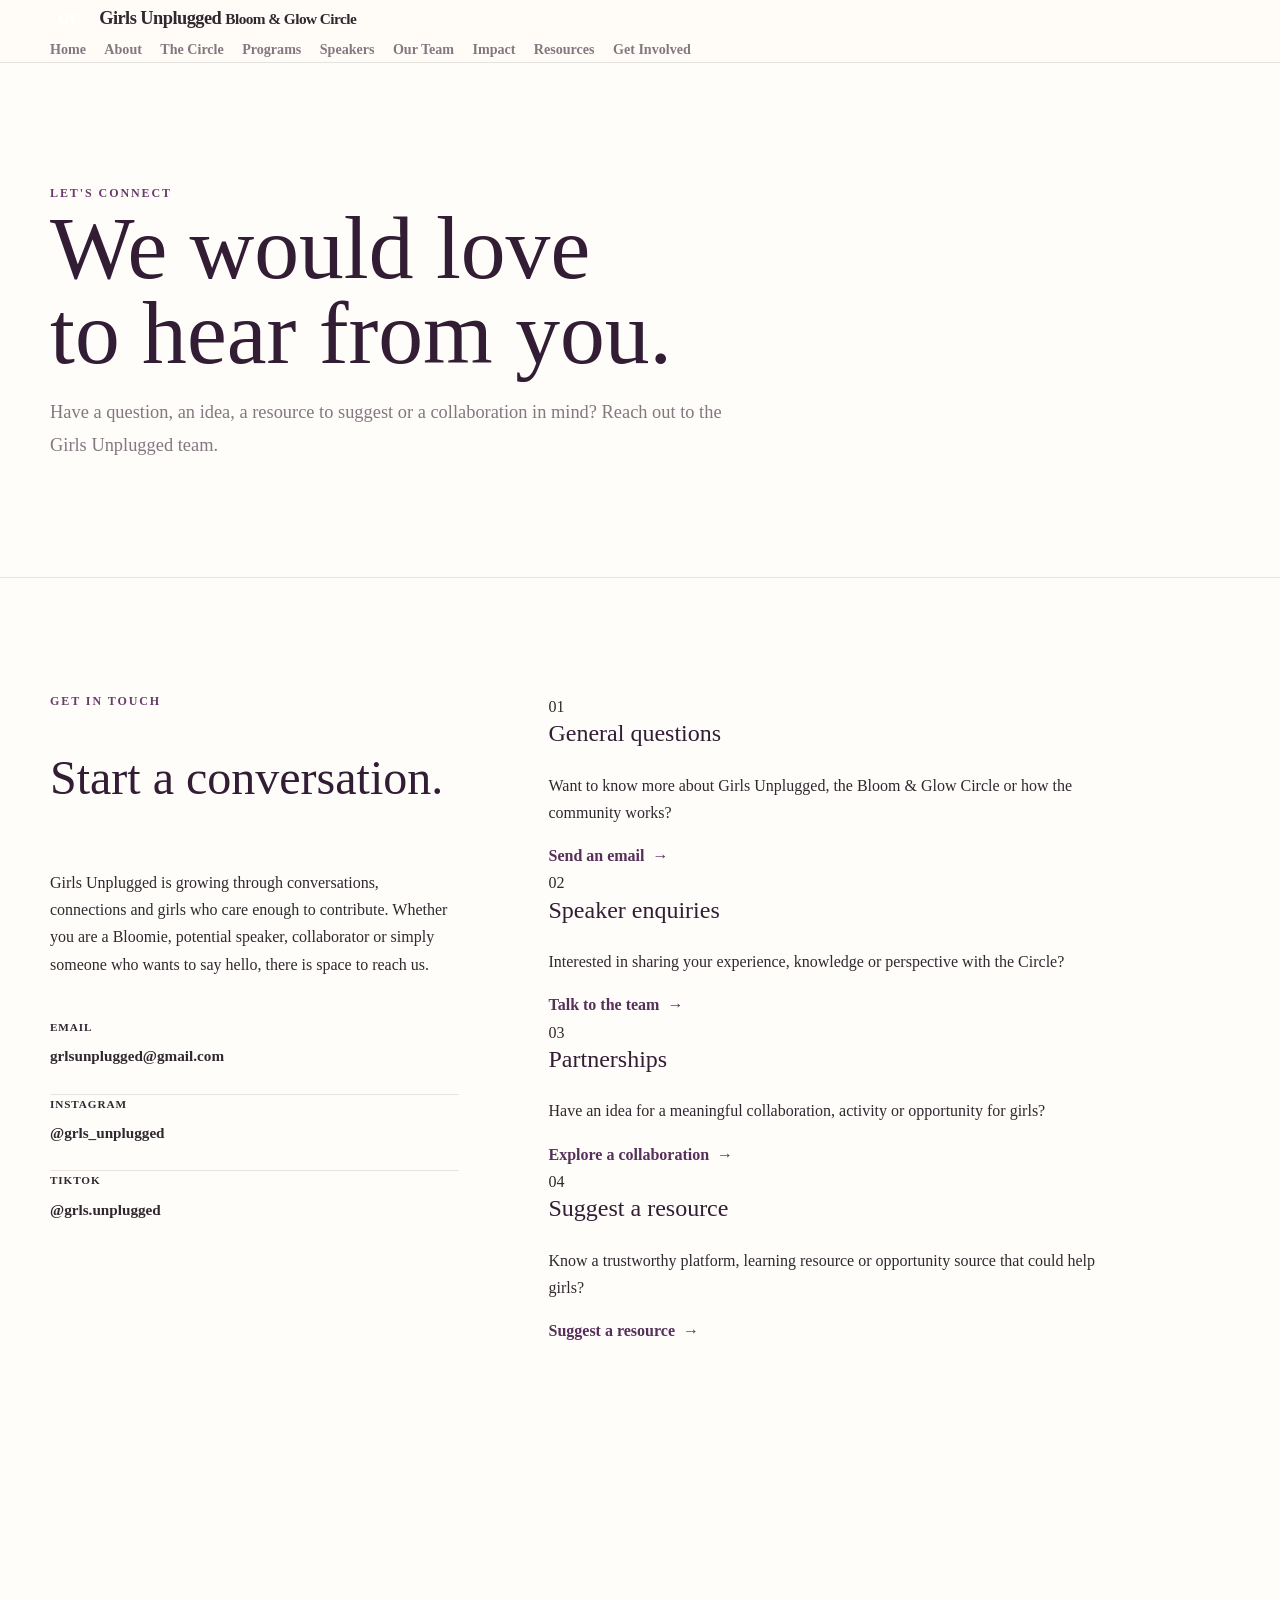
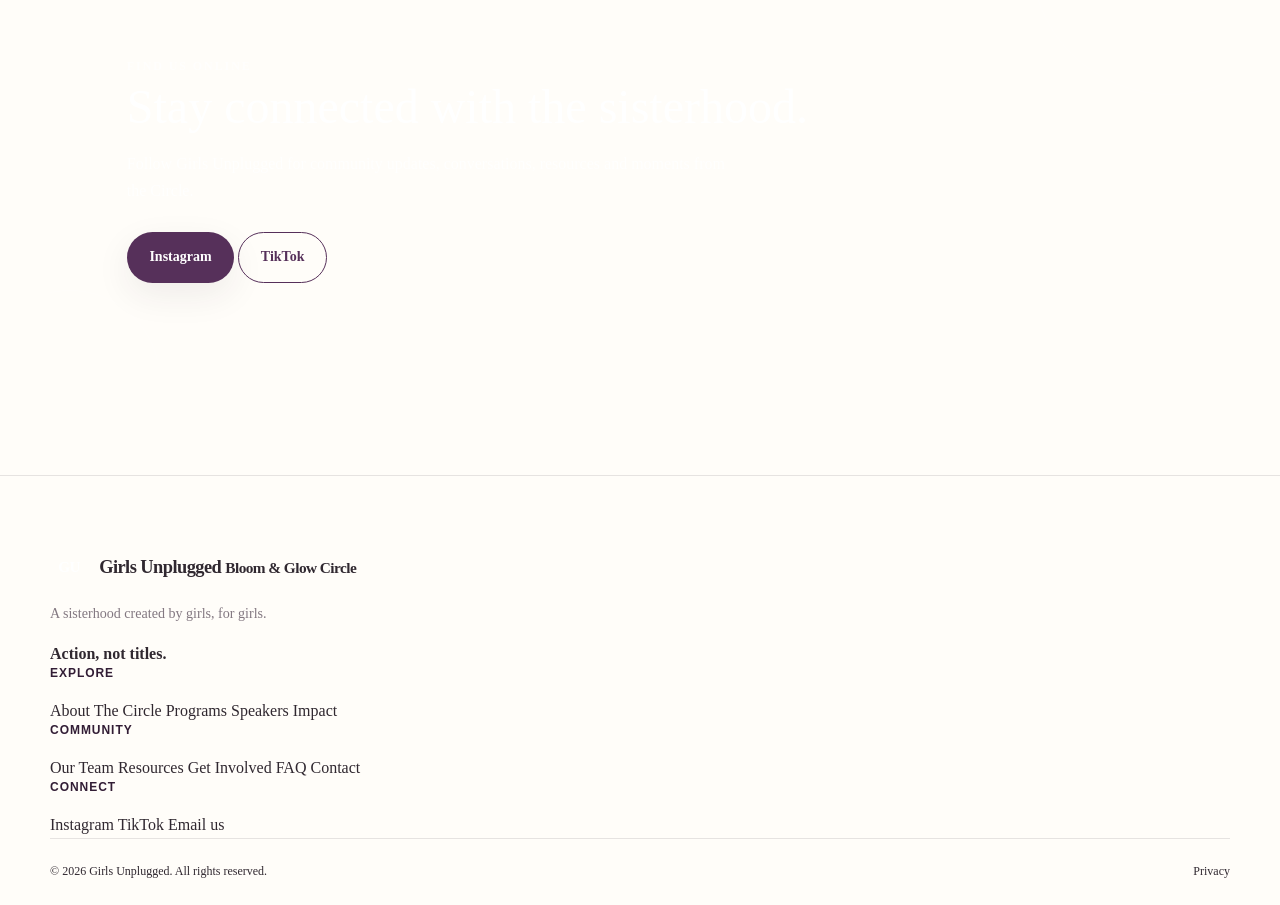
<file: contact.html>
<!DOCTYPE html>
<html lang="en">
<head>
  <meta charset="UTF-8">
  <meta name="viewport" content="width=device-width, initial-scale=1.0">

  <meta
    name="description"
    content="Contact Girls Unplugged — connect with the team, suggest a resource, explore a collaboration or reach out to the Bloom & Glow Circle."
  >

  <title>Contact | Girls Unplugged</title>

  <link rel="stylesheet" href="css/base.css">
  <link rel="stylesheet" href="css/components.css">
  <link rel="stylesheet" href="css/pages.css">
</head>

<body class="page-contact">

  <!-- =====================================================
       HEADER
       ===================================================== -->

  <header class="site-header">
    <div class="container site-header-inner">

      <a
        class="site-logo"
        href="index.html"
        aria-label="Girls Unplugged home"
      >
        <span class="site-logo-mark">GU</span>

        <span class="site-logo-text">
          <strong>Girls Unplugged</strong>
          <small>Bloom &amp; Glow Circle</small>
        </span>
      </a>

      <button
        class="nav-toggle"
        type="button"
        aria-label="Open navigation"
        aria-expanded="false"
        aria-controls="site-navigation"
      >
        <span></span>
        <span></span>
        <span></span>
      </button>

      <nav
        class="site-nav"
        id="site-navigation"
        aria-label="Main navigation"
      >
        <a href="index.html">Home</a>
        <a href="about.html">About</a>
        <a href="circle.html">The Circle</a>
        <a href="programs.html">Programs</a>
        <a href="speakers.html">Speakers</a>
        <a href="team.html">Our Team</a>
        <a href="impact.html">Impact</a>
        <a href="resources.html">Resources</a>
        <a href="get-involved.html">Get Involved</a>
      </nav>

    </div>
  </header>


  <main>

    <!-- ===================================================
         HERO
         =================================================== -->

    <section class="page-hero section">
      <div class="container">

        <div class="page-hero-content" data-reveal>

          <span class="eyebrow">
            Let's connect
          </span>

          <h1>
            We would love to hear from you.
          </h1>

          <p class="lead">
            Have a question, an idea, a resource to suggest or a
            collaboration in mind? Reach out to the Girls Unplugged
            team.
          </p>

        </div>

      </div>
    </section>


    <!-- ===================================================
         CONTACT CONTENT
         =================================================== -->

    <section class="section">
      <div class="container">

        <div class="contact-layout">

          <!-- CONTACT DETAILS -->

          <div class="contact-details" data-reveal>

            <span class="eyebrow">
              Get in touch
            </span>

            <h2>
              Start a conversation.
            </h2>

            <p>
              Girls Unplugged is growing through conversations,
              connections and girls who care enough to contribute.
              Whether you are a Bloomie, potential speaker,
              collaborator or simply someone who wants to say hello,
              there is space to reach us.
            </p>


            <div class="contact-detail-list">

              <article class="contact-detail">

                <span class="contact-detail-label">
                  Email
                </span>

                <a
                  href="mailto:grlsunplugged@gmail.com"
                >
                  grlsunplugged@gmail.com
                </a>

              </article>


              <article class="contact-detail">

                <span class="contact-detail-label">
                  Instagram
                </span>

                <a
                  href="#"
                  data-social="instagram"
                  target="_blank"
                  rel="noopener noreferrer"
                >
                  @grls_unplugged
                </a>

              </article>


              <article class="contact-detail">

                <span class="contact-detail-label">
                  TikTok
                </span>

                <a
                  href="#"
                  data-social="tiktok"
                  target="_blank"
                  rel="noopener noreferrer"
                >
                  @grls.unplugged
                </a>

              </article>

            </div>

          </div>


          <!-- CONTACT ACTIONS -->

          <div class="contact-actions" data-reveal>

            <article class="contact-card">

              <span class="contact-card-number">
                01
              </span>

              <h3>
                General questions
              </h3>

              <p>
                Want to know more about Girls Unplugged, the Bloom &
                Glow Circle or how the community works?
              </p>

              <a
                class="text-link"
                href="mailto:grlsunplugged@gmail.com?subject=Question%20for%20Girls%20Unplugged"
              >
                Send an email
                <span aria-hidden="true">→</span>
              </a>

            </article>


            <article class="contact-card">

              <span class="contact-card-number">
                02
              </span>

              <h3>
                Speaker enquiries
              </h3>

              <p>
                Interested in sharing your experience, knowledge or
                perspective with the Circle?
              </p>

              <a
                class="text-link"
                href="mailto:grlsunplugged@gmail.com?subject=Guest%20Speaker%20Interest%20-%20Girls%20Unplugged"
              >
                Talk to the team
                <span aria-hidden="true">→</span>
              </a>

            </article>


            <article class="contact-card">

              <span class="contact-card-number">
                03
              </span>

              <h3>
                Partnerships
              </h3>

              <p>
                Have an idea for a meaningful collaboration, activity
                or opportunity for girls?
              </p>

              <a
                class="text-link"
                href="mailto:grlsunplugged@gmail.com?subject=Partnership%20with%20Girls%20Unplugged"
              >
                Explore a collaboration
                <span aria-hidden="true">→</span>
              </a>

            </article>


            <article class="contact-card">

              <span class="contact-card-number">
                04
              </span>

              <h3>
                Suggest a resource
              </h3>

              <p>
                Know a trustworthy platform, learning resource or
                opportunity source that could help girls?
              </p>

              <a
                class="text-link"
                href="mailto:grlsunplugged@gmail.com?subject=Resource%20Suggestion%20-%20Girls%20Unplugged"
              >
                Suggest a resource
                <span aria-hidden="true">→</span>
              </a>

            </article>

          </div>

        </div>

      </div>
    </section>


    <!-- ===================================================
         SOCIAL CONNECTION
         =================================================== -->

    <section class="section section-soft">
      <div class="container">

        <div
          class="cta-panel"
          data-reveal
        >

          <div>

            <span class="eyebrow">
              Find us online
            </span>

            <h2>
              Stay connected with the sisterhood.
            </h2>

            <p>
              Follow Girls Unplugged for community updates,
              conversations, resources and moments from the Circle.
            </p>

          </div>

          <div class="cta-actions">

            <a
              class="button button-primary"
              href="#"
              data-social="instagram"
              target="_blank"
              rel="noopener noreferrer"
            >
              Instagram
            </a>

            <a
              class="button button-secondary"
              href="#"
              data-social="tiktok"
              target="_blank"
              rel="noopener noreferrer"
            >
              TikTok
            </a>

          </div>

        </div>

      </div>
    </section>

  </main>


  <!-- =====================================================
       FOOTER
       ===================================================== -->

  <footer class="site-footer">

    <div class="container">

      <div class="footer-main">

        <div class="footer-brand">

          <a
            class="site-logo site-logo-footer"
            href="index.html"
            aria-label="Girls Unplugged home"
          >
            <span class="site-logo-mark">GU</span>

            <span class="site-logo-text">
              <strong>Girls Unplugged</strong>
              <small>Bloom &amp; Glow Circle</small>
            </span>
          </a>

          <p>
            A sisterhood created by girls, for girls.
          </p>

          <span class="footer-motto">
            Action, not titles.
          </span>

        </div>


        <div class="footer-column">

          <h3>
            Explore
          </h3>

          <a href="about.html">About</a>
          <a href="circle.html">The Circle</a>
          <a href="programs.html">Programs</a>
          <a href="speakers.html">Speakers</a>
          <a href="impact.html">Impact</a>

        </div>


        <div class="footer-column">

          <h3>
            Community
          </h3>

          <a href="team.html">Our Team</a>
          <a href="resources.html">Resources</a>
          <a href="get-involved.html">Get Involved</a>
          <a href="faq.html">FAQ</a>
          <a href="contact.html">Contact</a>

        </div>


        <div class="footer-column">

          <h3>
            Connect
          </h3>

          <a
            href="#"
            data-social="instagram"
            aria-label="Girls Unplugged on Instagram"
          >
            Instagram
          </a>

          <a
            href="#"
            data-social="tiktok"
            aria-label="Girls Unplugged on TikTok"
          >
            TikTok
          </a>

          <a href="mailto:grlsunplugged@gmail.com">
            Email us
          </a>

        </div>

      </div>


      <div class="footer-bottom">

        <span>
          &copy;
          <span data-current-year></span>
          Girls Unplugged. All rights reserved.
        </span>

        <a href="privacy.html">
          Privacy
        </a>

      </div>

    </div>

  </footer>


  <script src="js/data.js"></script>
  <script src="js/site.js"></script>

</body>
</html>
</file>
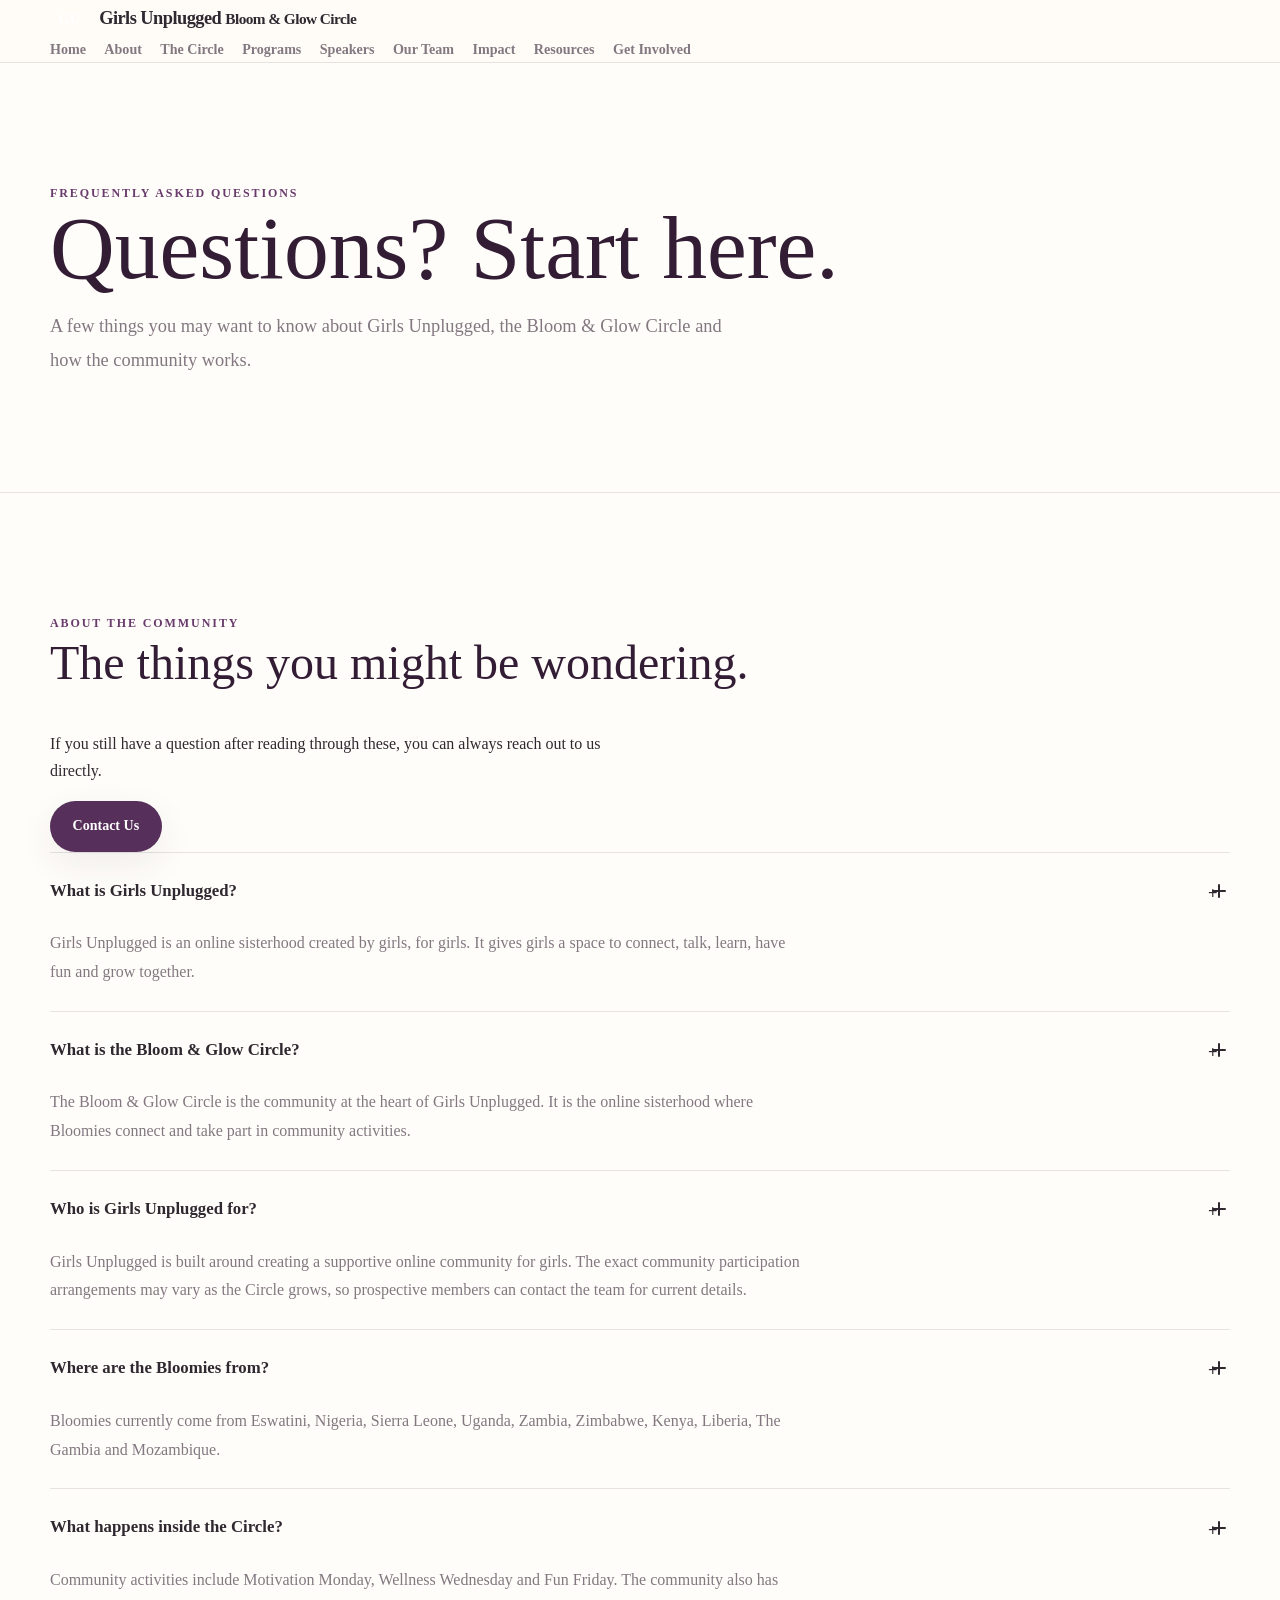
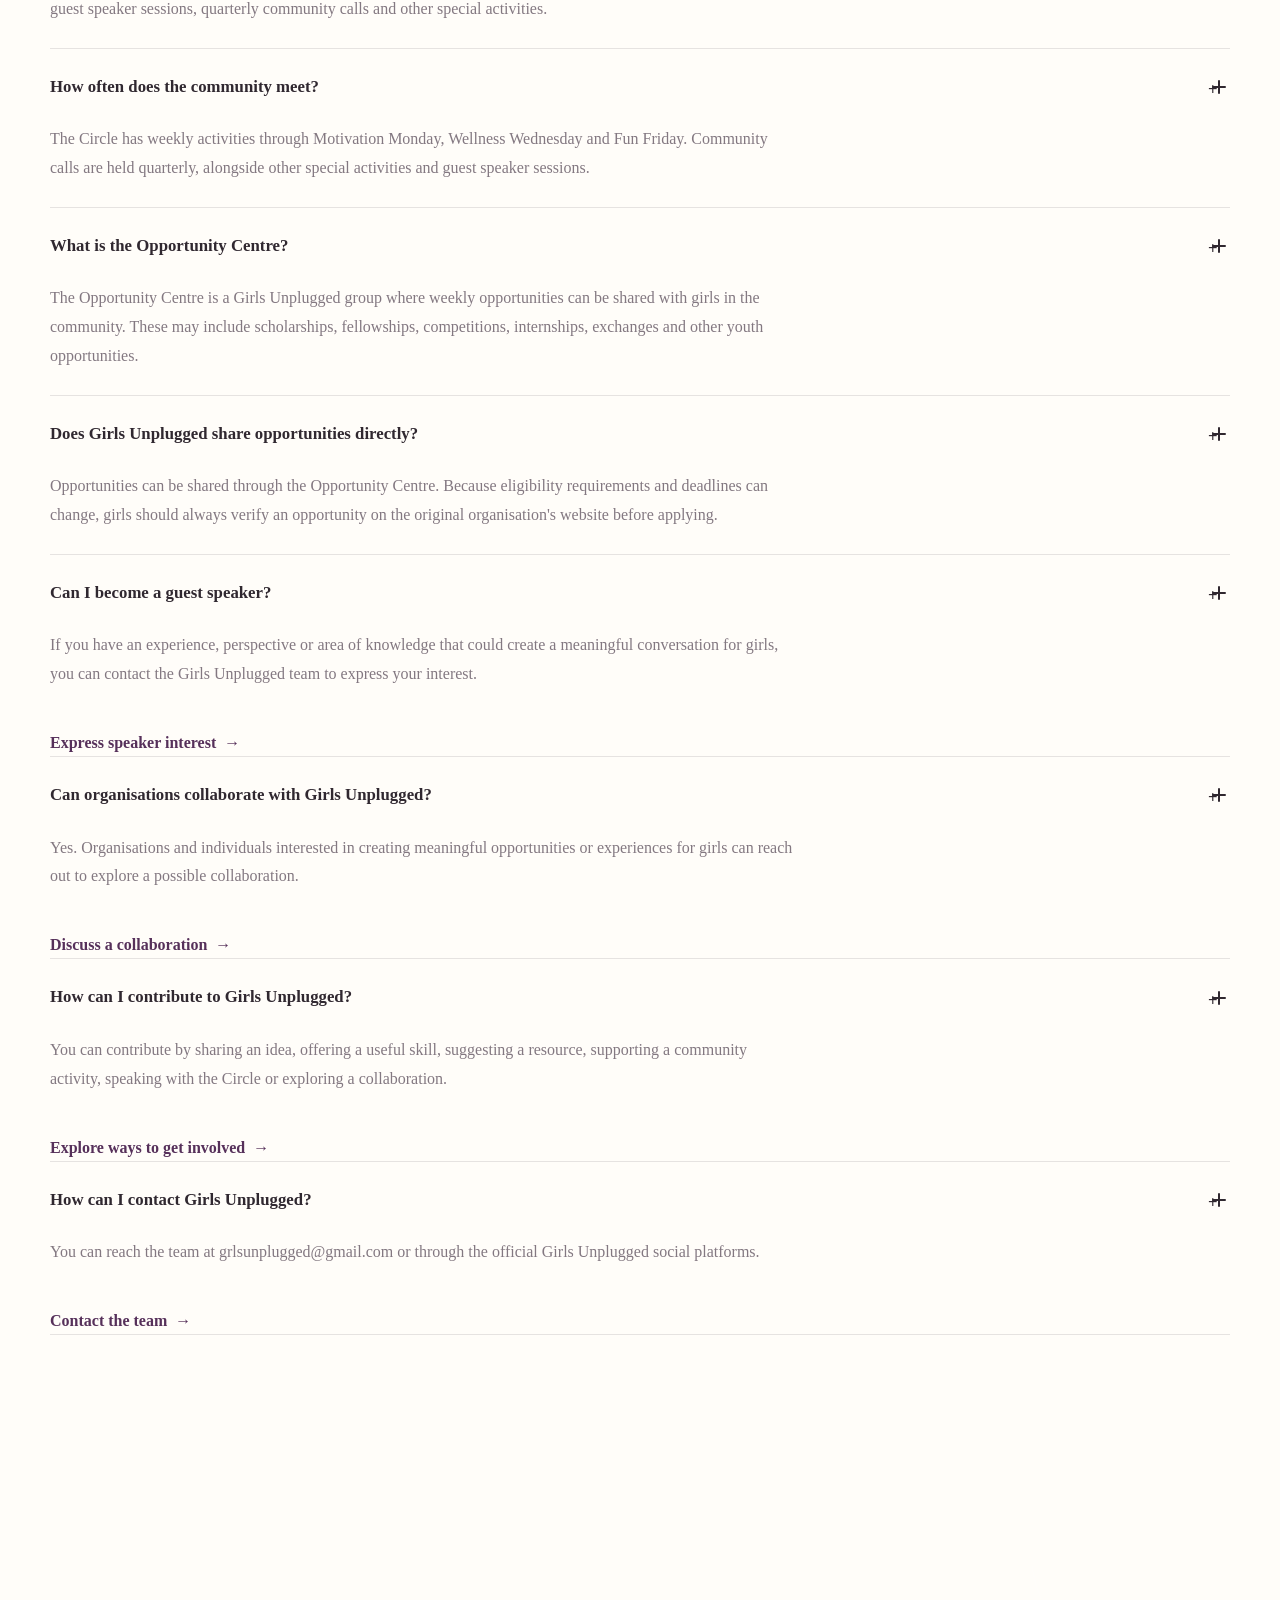
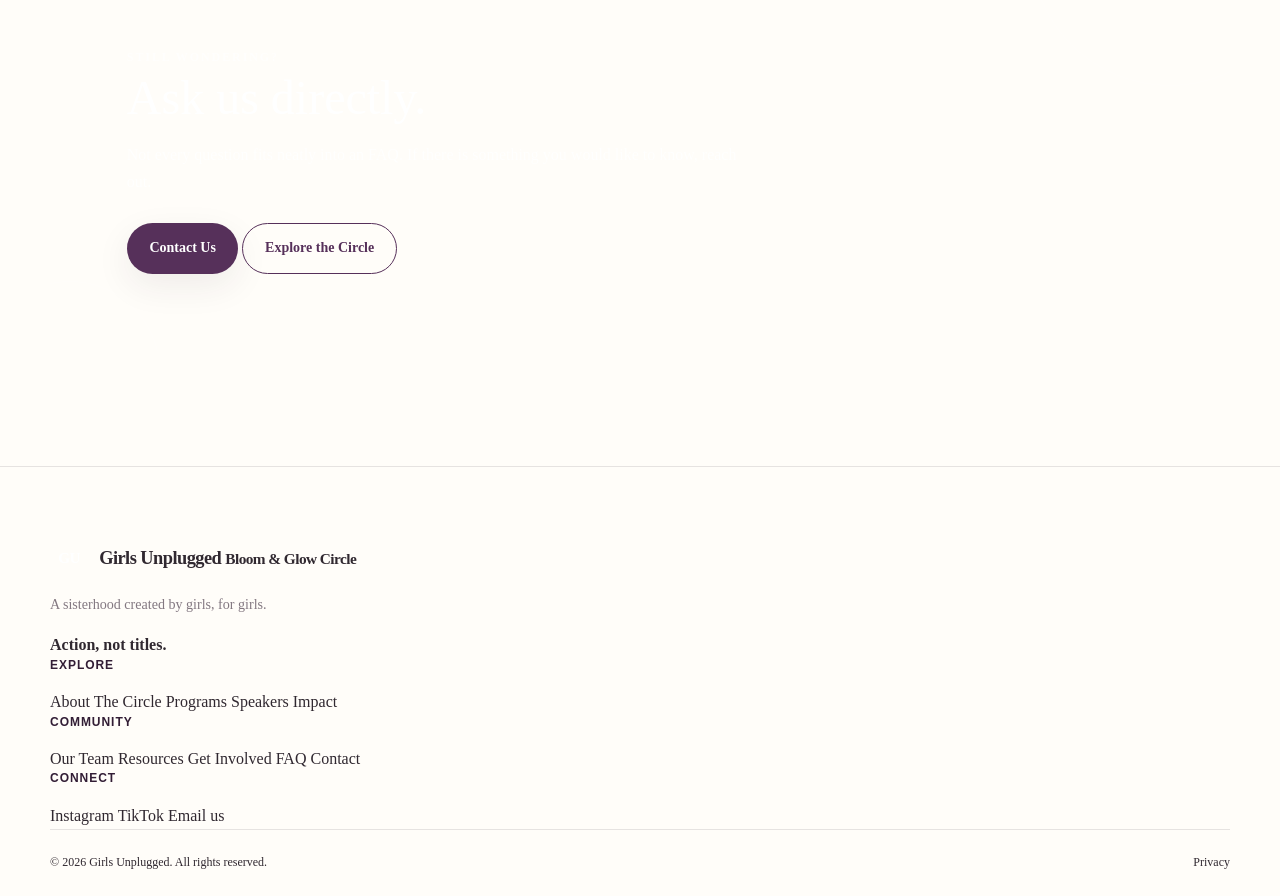
<file: faq.html>
<!DOCTYPE html>
<html lang="en">
<head>
  <meta charset="UTF-8">
  <meta name="viewport" content="width=device-width, initial-scale=1.0">

  <meta
    name="description"
    content="Frequently asked questions about Girls Unplugged and the Bloom & Glow Circle."
  >

  <title>FAQ | Girls Unplugged</title>

  <link rel="stylesheet" href="css/base.css">
  <link rel="stylesheet" href="css/components.css">
  <link rel="stylesheet" href="css/pages.css">
</head>

<body class="page-faq">

  <!-- =====================================================
       HEADER
       ===================================================== -->

  <header class="site-header">
    <div class="container site-header-inner">

      <a
        class="site-logo"
        href="index.html"
        aria-label="Girls Unplugged home"
      >
        <span class="site-logo-mark">GU</span>

        <span class="site-logo-text">
          <strong>Girls Unplugged</strong>
          <small>Bloom &amp; Glow Circle</small>
        </span>
      </a>

      <button
        class="nav-toggle"
        type="button"
        aria-label="Open navigation"
        aria-expanded="false"
        aria-controls="site-navigation"
      >
        <span></span>
        <span></span>
        <span></span>
      </button>

      <nav
        class="site-nav"
        id="site-navigation"
        aria-label="Main navigation"
      >
        <a href="index.html">Home</a>
        <a href="about.html">About</a>
        <a href="circle.html">The Circle</a>
        <a href="programs.html">Programs</a>
        <a href="speakers.html">Speakers</a>
        <a href="team.html">Our Team</a>
        <a href="impact.html">Impact</a>
        <a href="resources.html">Resources</a>
        <a href="get-involved.html">Get Involved</a>
      </nav>

    </div>
  </header>


  <main>

    <!-- ===================================================
         HERO
         =================================================== -->

    <section class="page-hero section">
      <div class="container">

        <div class="page-hero-content" data-reveal>

          <span class="eyebrow">
            Frequently Asked Questions
          </span>

          <h1>
            Questions? Start here.
          </h1>

          <p class="lead">
            A few things you may want to know about Girls Unplugged,
            the Bloom &amp; Glow Circle and how the community works.
          </p>

        </div>

      </div>
    </section>


    <!-- ===================================================
         FAQ
         =================================================== -->

    <section class="section">
      <div class="container">

        <div class="faq-layout">

          <div class="faq-intro" data-reveal>

            <span class="eyebrow">
              About the community
            </span>

            <h2>
              The things you might be wondering.
            </h2>

            <p>
              If you still have a question after reading through these,
              you can always reach out to us directly.
            </p>

            <a
              class="button button-primary"
              href="contact.html"
            >
              Contact Us
            </a>

          </div>


          <div class="faq-list">

            <!-- FAQ 01 -->

            <article
              class="faq-item"
              data-reveal
            >

              <button
                class="faq-question"
                type="button"
                aria-expanded="false"
              >
                <span>
                  What is Girls Unplugged?
                </span>

                <span
                  class="faq-icon"
                  aria-hidden="true"
                >
                  +
                </span>
              </button>

              <div class="faq-answer">

                <p>
                  Girls Unplugged is an online sisterhood created by
                  girls, for girls. It gives girls a space to connect,
                  talk, learn, have fun and grow together.
                </p>

              </div>

            </article>


            <!-- FAQ 02 -->

            <article
              class="faq-item"
              data-reveal
            >

              <button
                class="faq-question"
                type="button"
                aria-expanded="false"
              >
                <span>
                  What is the Bloom &amp; Glow Circle?
                </span>

                <span
                  class="faq-icon"
                  aria-hidden="true"
                >
                  +
                </span>
              </button>

              <div class="faq-answer">

                <p>
                  The Bloom &amp; Glow Circle is the community at the
                  heart of Girls Unplugged. It is the online sisterhood
                  where Bloomies connect and take part in community
                  activities.
                </p>

              </div>

            </article>


            <!-- FAQ 03 -->

            <article
              class="faq-item"
              data-reveal
            >

              <button
                class="faq-question"
                type="button"
                aria-expanded="false"
              >
                <span>
                  Who is Girls Unplugged for?
                </span>

                <span
                  class="faq-icon"
                  aria-hidden="true"
                >
                  +
                </span>
              </button>

              <div class="faq-answer">

                <p>
                  Girls Unplugged is built around creating a supportive
                  online community for girls. The exact community
                  participation arrangements may vary as the Circle
                  grows, so prospective members can contact the team
                  for current details.
                </p>

              </div>

            </article>


            <!-- FAQ 04 -->

            <article
              class="faq-item"
              data-reveal
            >

              <button
                class="faq-question"
                type="button"
                aria-expanded="false"
              >
                <span>
                  Where are the Bloomies from?
                </span>

                <span
                  class="faq-icon"
                  aria-hidden="true"
                >
                  +
                </span>
              </button>

              <div class="faq-answer">

                <p>
                  Bloomies currently come from Eswatini, Nigeria,
                  Sierra Leone, Uganda, Zambia, Zimbabwe, Kenya,
                  Liberia, The Gambia and Mozambique.
                </p>

              </div>

            </article>


            <!-- FAQ 05 -->

            <article
              class="faq-item"
              data-reveal
            >

              <button
                class="faq-question"
                type="button"
                aria-expanded="false"
              >
                <span>
                  What happens inside the Circle?
                </span>

                <span
                  class="faq-icon"
                  aria-hidden="true"
                >
                  +
                </span>
              </button>

              <div class="faq-answer">

                <p>
                  Community activities include Motivation Monday,
                  Wellness Wednesday and Fun Friday. The community also
                  has guest speaker sessions, quarterly community calls
                  and other special activities.
                </p>

              </div>

            </article>


            <!-- FAQ 06 -->

            <article
              class="faq-item"
              data-reveal
            >

              <button
                class="faq-question"
                type="button"
                aria-expanded="false"
              >
                <span>
                  How often does the community meet?
                </span>

                <span
                  class="faq-icon"
                  aria-hidden="true"
                >
                  +
                </span>
              </button>

              <div class="faq-answer">

                <p>
                  The Circle has weekly activities through Motivation
                  Monday, Wellness Wednesday and Fun Friday. Community
                  calls are held quarterly, alongside other special
                  activities and guest speaker sessions.
                </p>

              </div>

            </article>


            <!-- FAQ 07 -->

            <article
              class="faq-item"
              data-reveal
            >

              <button
                class="faq-question"
                type="button"
                aria-expanded="false"
              >
                <span>
                  What is the Opportunity Centre?
                </span>

                <span
                  class="faq-icon"
                  aria-hidden="true"
                >
                  +
                </span>
              </button>

              <div class="faq-answer">

                <p>
                  The Opportunity Centre is a Girls Unplugged group
                  where weekly opportunities can be shared with girls
                  in the community. These may include scholarships,
                  fellowships, competitions, internships, exchanges and
                  other youth opportunities.
                </p>

              </div>

            </article>


            <!-- FAQ 08 -->

            <article
              class="faq-item"
              data-reveal
            >

              <button
                class="faq-question"
                type="button"
                aria-expanded="false"
              >
                <span>
                  Does Girls Unplugged share opportunities directly?
                </span>

                <span
                  class="faq-icon"
                  aria-hidden="true"
                >
                  +
                </span>
              </button>

              <div class="faq-answer">

                <p>
                  Opportunities can be shared through the Opportunity
                  Centre. Because eligibility requirements and deadlines
                  can change, girls should always verify an opportunity
                  on the original organisation's website before applying.
                </p>

              </div>

            </article>


            <!-- FAQ 09 -->

            <article
              class="faq-item"
              data-reveal
            >

              <button
                class="faq-question"
                type="button"
                aria-expanded="false"
              >
                <span>
                  Can I become a guest speaker?
                </span>

                <span
                  class="faq-icon"
                  aria-hidden="true"
                >
                  +
                </span>
              </button>

              <div class="faq-answer">

                <p>
                  If you have an experience, perspective or area of
                  knowledge that could create a meaningful conversation
                  for girls, you can contact the Girls Unplugged team
                  to express your interest.
                </p>

                <a
                  class="text-link"
                  href="mailto:grlsunplugged@gmail.com?subject=Guest%20Speaker%20Interest%20-%20Girls%20Unplugged"
                >
                  Express speaker interest
                  <span aria-hidden="true">→</span>
                </a>

              </div>

            </article>


            <!-- FAQ 10 -->

            <article
              class="faq-item"
              data-reveal
            >

              <button
                class="faq-question"
                type="button"
                aria-expanded="false"
              >
                <span>
                  Can organisations collaborate with Girls Unplugged?
                </span>

                <span
                  class="faq-icon"
                  aria-hidden="true"
                >
                  +
                </span>
              </button>

              <div class="faq-answer">

                <p>
                  Yes. Organisations and individuals interested in
                  creating meaningful opportunities or experiences for
                  girls can reach out to explore a possible
                  collaboration.
                </p>

                <a
                  class="text-link"
                  href="mailto:grlsunplugged@gmail.com?subject=Collaboration%20with%20Girls%20Unplugged"
                >
                  Discuss a collaboration
                  <span aria-hidden="true">→</span>
                </a>

              </div>

            </article>


            <!-- FAQ 11 -->

            <article
              class="faq-item"
              data-reveal
            >

              <button
                class="faq-question"
                type="button"
                aria-expanded="false"
              >
                <span>
                  How can I contribute to Girls Unplugged?
                </span>

                <span
                  class="faq-icon"
                  aria-hidden="true"
                >
                  +
                </span>
              </button>

              <div class="faq-answer">

                <p>
                  You can contribute by sharing an idea, offering a
                  useful skill, suggesting a resource, supporting a
                  community activity, speaking with the Circle or
                  exploring a collaboration.
                </p>

                <a
                  class="text-link"
                  href="get-involved.html"
                >
                  Explore ways to get involved
                  <span aria-hidden="true">→</span>
                </a>

              </div>

            </article>


            <!-- FAQ 12 -->

            <article
              class="faq-item"
              data-reveal
            >

              <button
                class="faq-question"
                type="button"
                aria-expanded="false"
              >
                <span>
                  How can I contact Girls Unplugged?
                </span>

                <span
                  class="faq-icon"
                  aria-hidden="true"
                >
                  +
                </span>
              </button>

              <div class="faq-answer">

                <p>
                  You can reach the team at
                  <a href="mailto:grlsunplugged@gmail.com">
                    grlsunplugged@gmail.com
                  </a>
                  or through the official Girls Unplugged social
                  platforms.
                </p>

                <a
                  class="text-link"
                  href="contact.html"
                >
                  Contact the team
                  <span aria-hidden="true">→</span>
                </a>

              </div>

            </article>

          </div>

        </div>

      </div>
    </section>


    <!-- ===================================================
         STILL HAVE QUESTIONS
         =================================================== -->

    <section class="section section-soft">
      <div class="container">

        <div
          class="cta-panel"
          data-reveal
        >

          <div>

            <span class="eyebrow">
              Still wondering?
            </span>

            <h2>
              Ask us directly.
            </h2>

            <p>
              Not every question fits neatly into an FAQ. If there is
              something you would like to know, reach out.
            </p>

          </div>

          <div class="cta-actions">

            <a
              class="button button-primary"
              href="contact.html"
            >
              Contact Us
            </a>

            <a
              class="button button-secondary"
              href="circle.html"
            >
              Explore the Circle
            </a>

          </div>

        </div>

      </div>
    </section>

  </main>


  <!-- =====================================================
       FOOTER
       ===================================================== -->

  <footer class="site-footer">

    <div class="container">

      <div class="footer-main">

        <div class="footer-brand">

          <a
            class="site-logo site-logo-footer"
            href="index.html"
            aria-label="Girls Unplugged home"
          >
            <span class="site-logo-mark">GU</span>

            <span class="site-logo-text">
              <strong>Girls Unplugged</strong>
              <small>Bloom &amp; Glow Circle</small>
            </span>
          </a>

          <p>
            A sisterhood created by girls, for girls.
          </p>

          <span class="footer-motto">
            Action, not titles.
          </span>

        </div>


        <div class="footer-column">

          <h3>
            Explore
          </h3>

          <a href="about.html">About</a>
          <a href="circle.html">The Circle</a>
          <a href="programs.html">Programs</a>
          <a href="speakers.html">Speakers</a>
          <a href="impact.html">Impact</a>

        </div>


        <div class="footer-column">

          <h3>
            Community
          </h3>

          <a href="team.html">Our Team</a>
          <a href="resources.html">Resources</a>
          <a href="get-involved.html">Get Involved</a>
          <a href="faq.html">FAQ</a>
          <a href="contact.html">Contact</a>

        </div>


        <div class="footer-column">

          <h3>
            Connect
          </h3>

          <a
            href="#"
            data-social="instagram"
            aria-label="Girls Unplugged on Instagram"
          >
            Instagram
          </a>

          <a
            href="#"
            data-social="tiktok"
            aria-label="Girls Unplugged on TikTok"
          >
            TikTok
          </a>

          <a href="mailto:grlsunplugged@gmail.com">
            Email us
          </a>

        </div>

      </div>


      <div class="footer-bottom">

        <span>
          &copy;
          <span data-current-year></span>
          Girls Unplugged. All rights reserved.
        </span>

        <a href="privacy.html">
          Privacy
        </a>

      </div>

    </div>

  </footer>


  <script src="js/data.js"></script>
  <script src="js/site.js"></script>

</body>
</html>
</file>
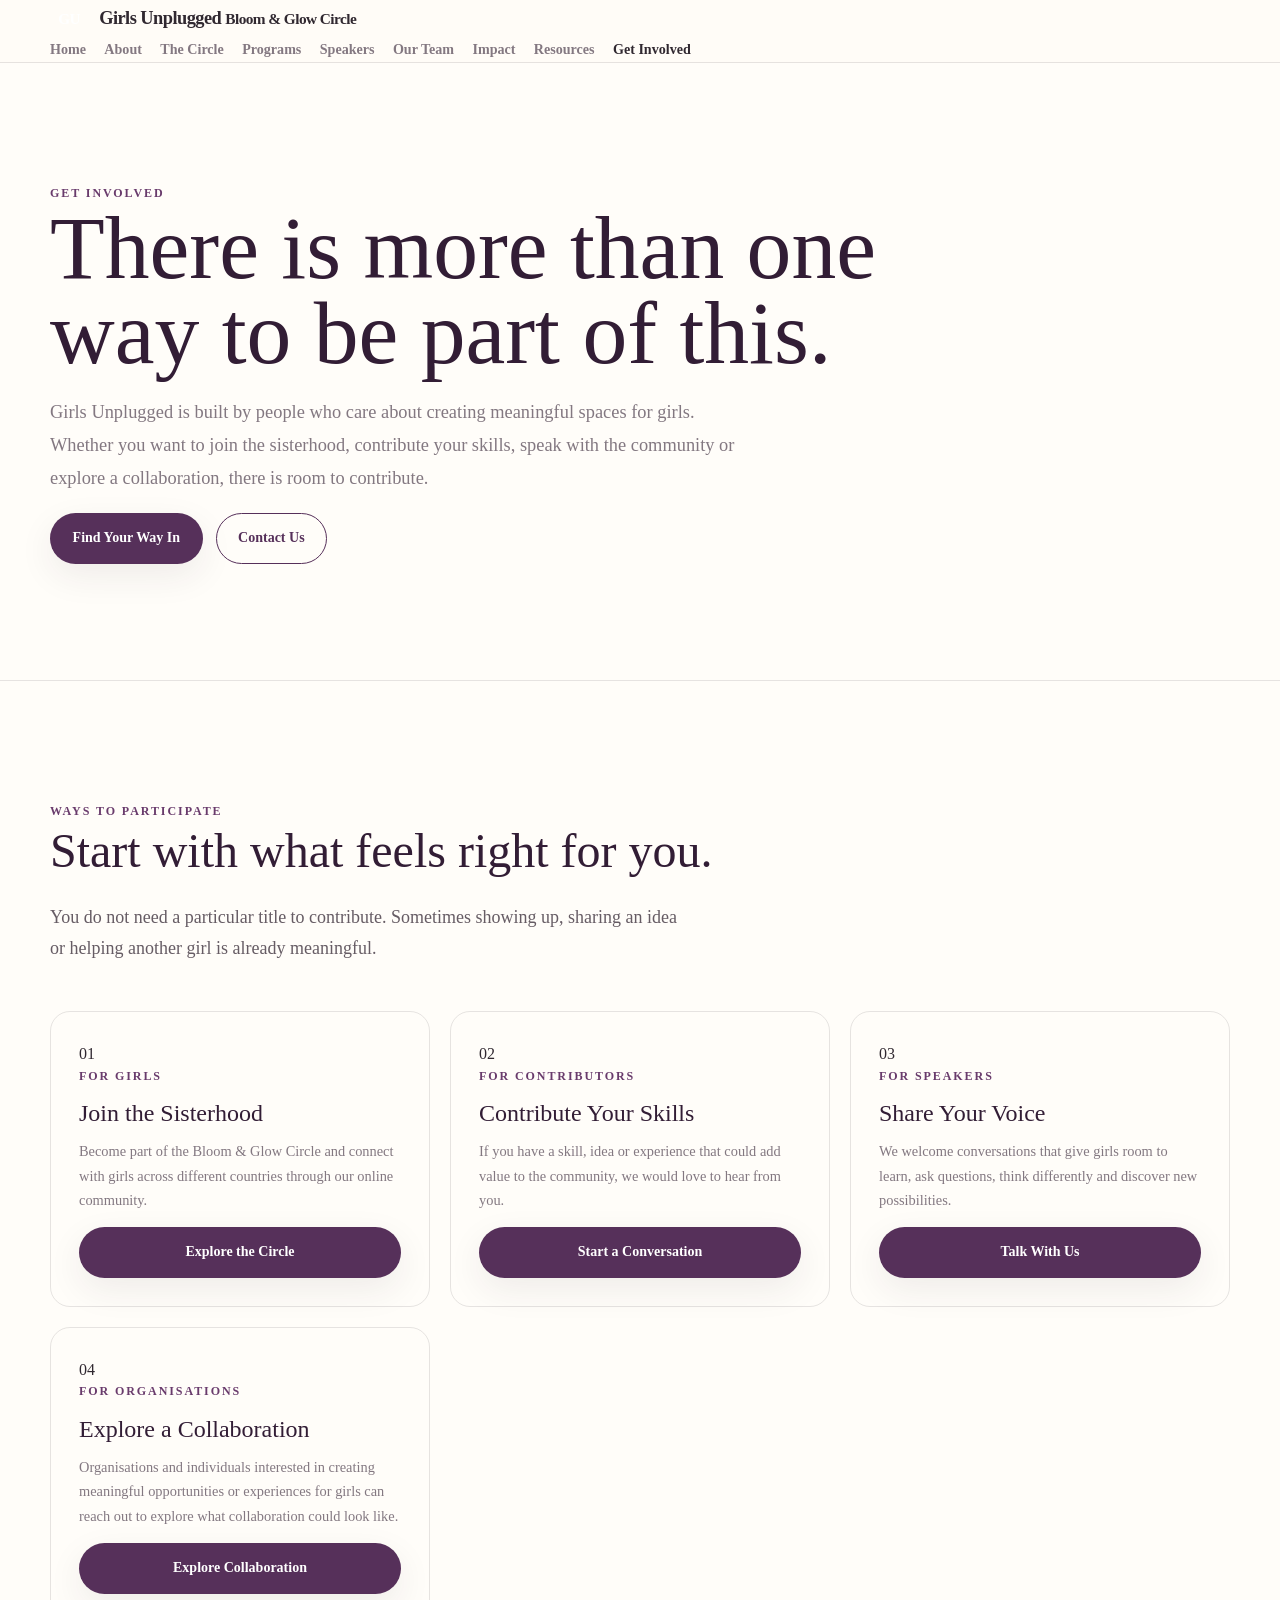
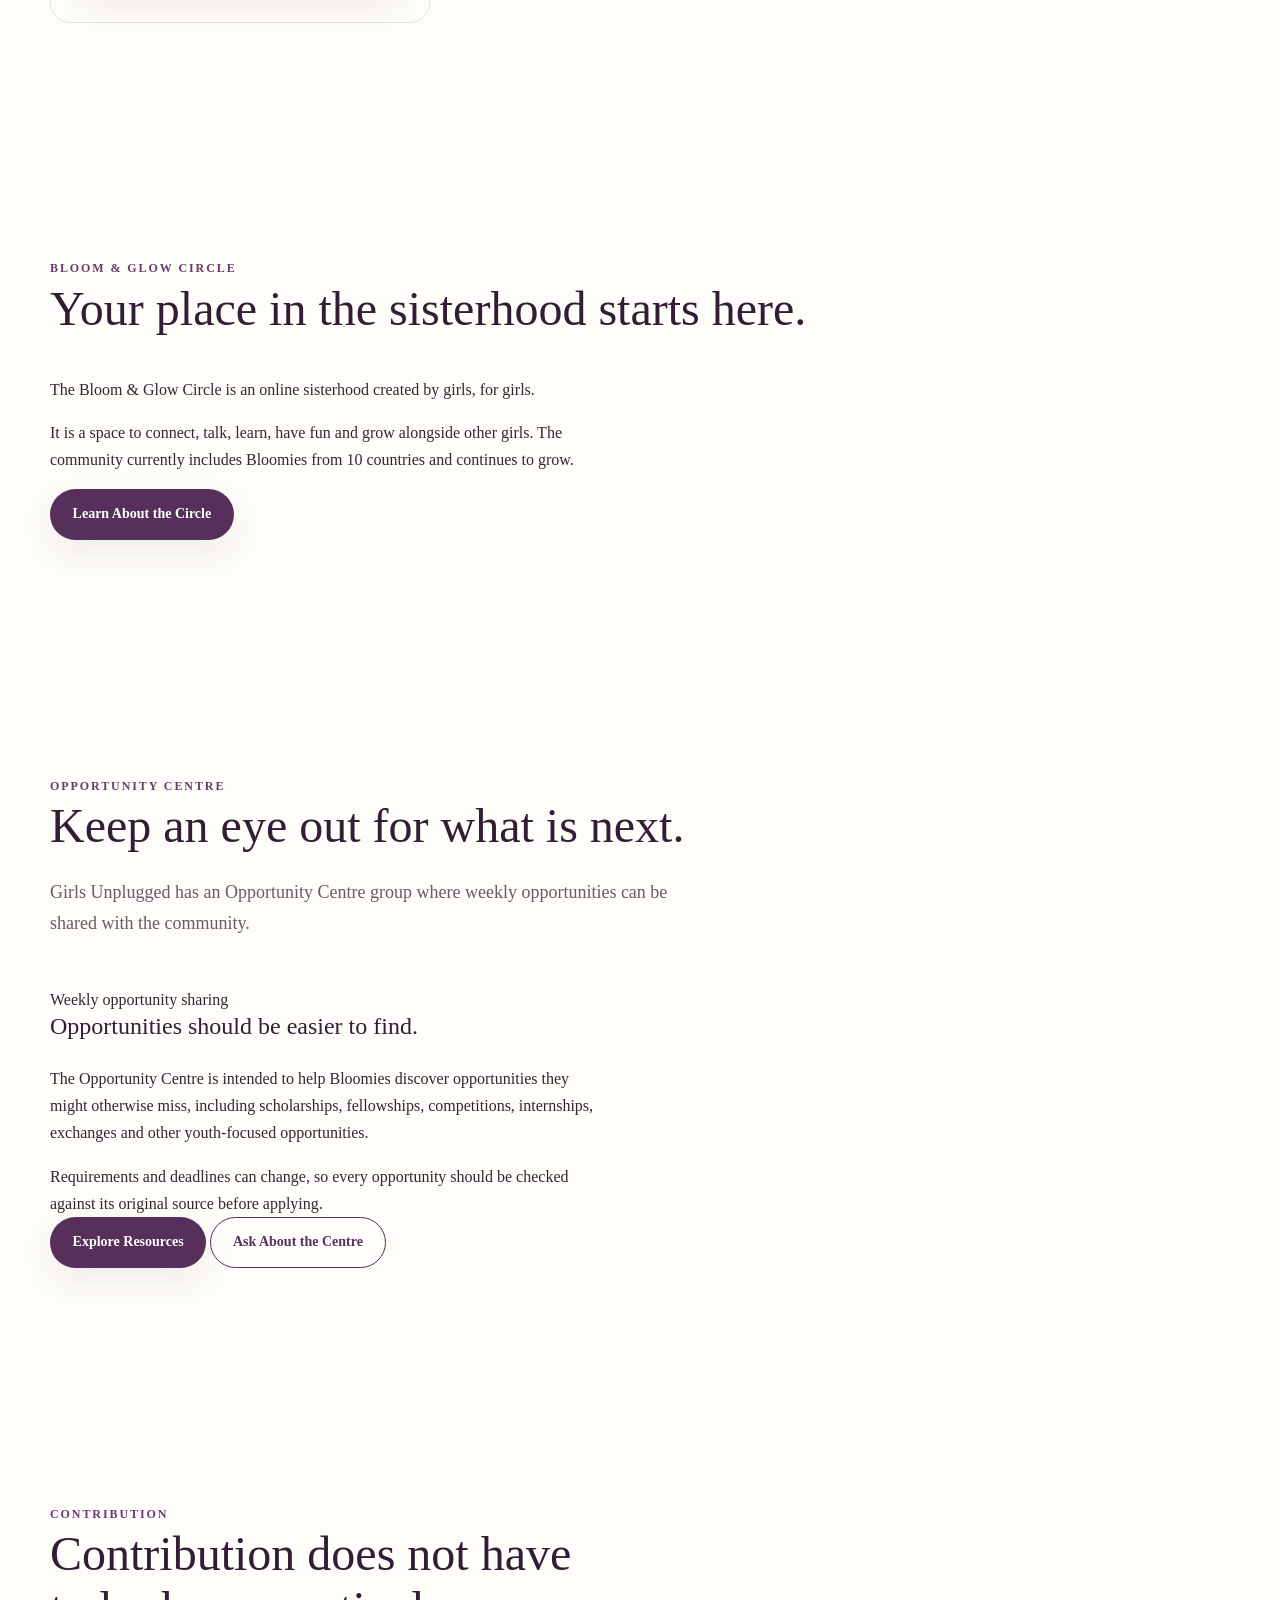
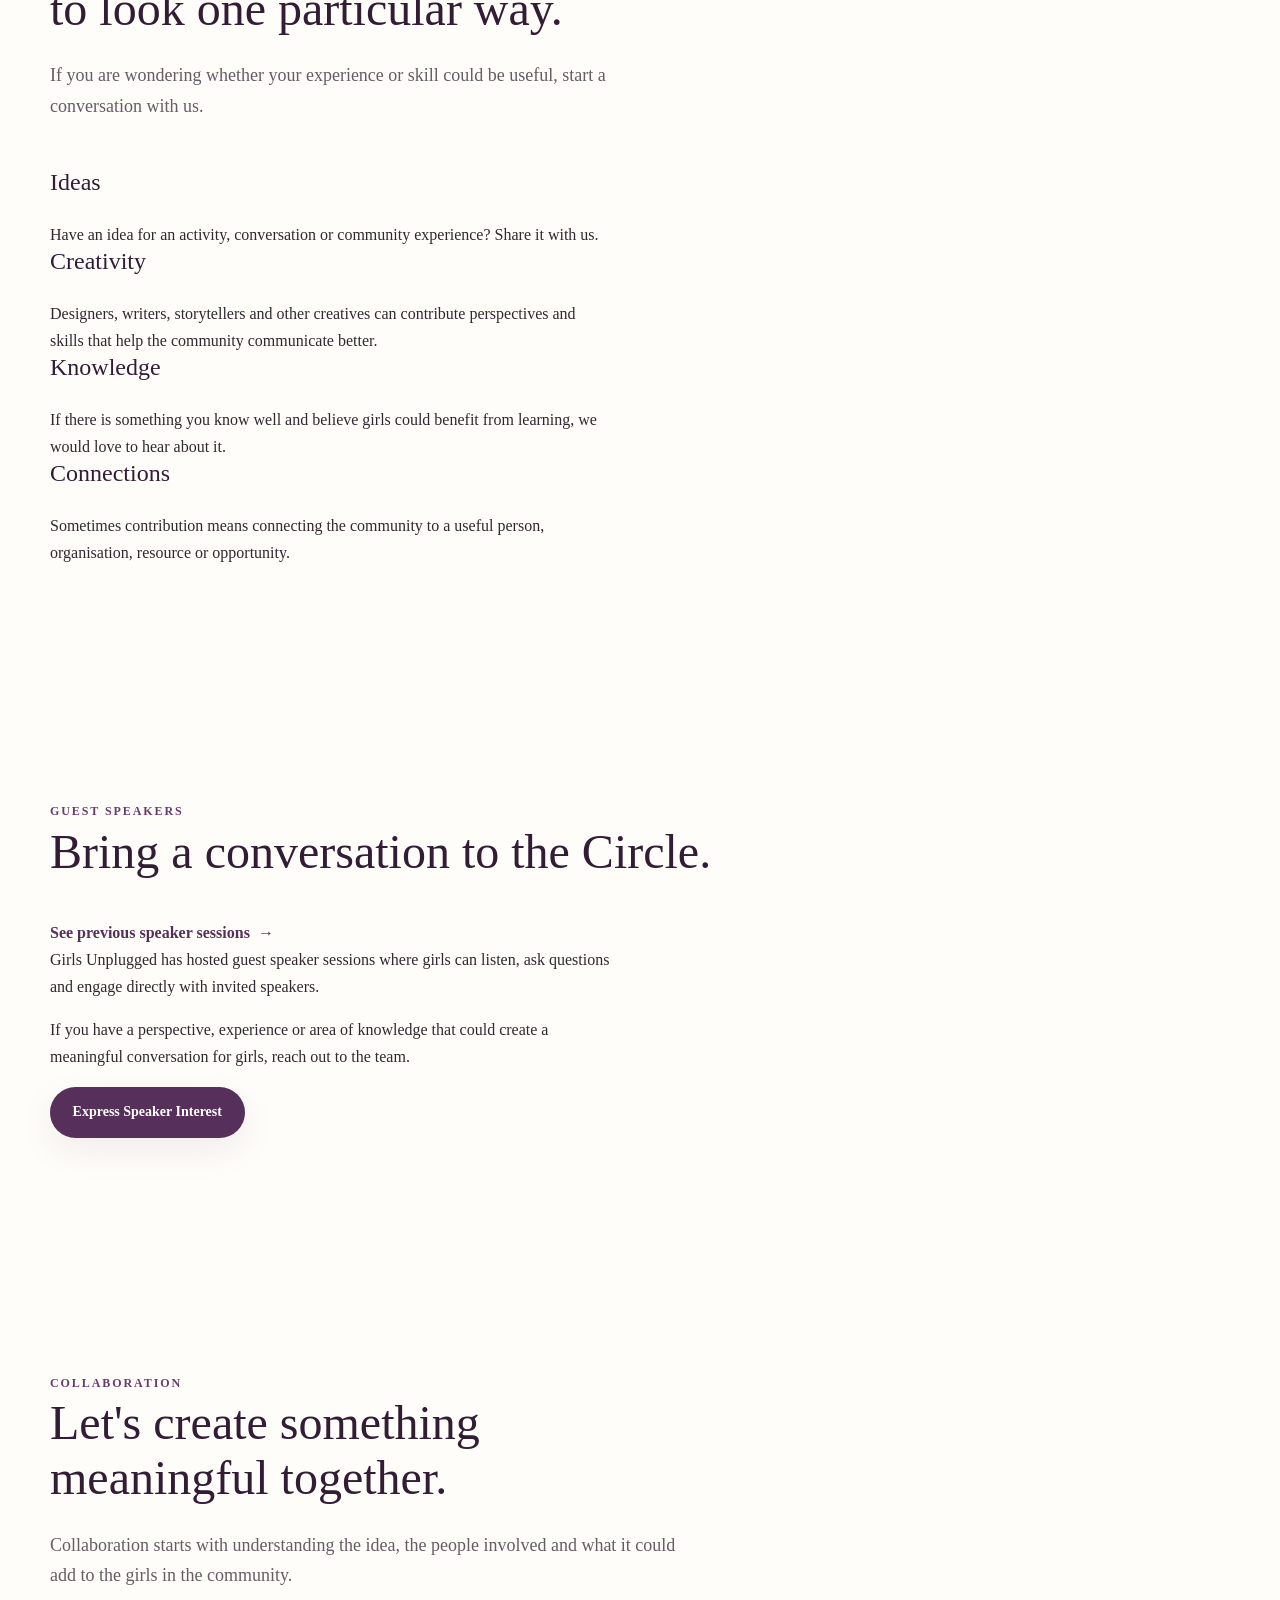
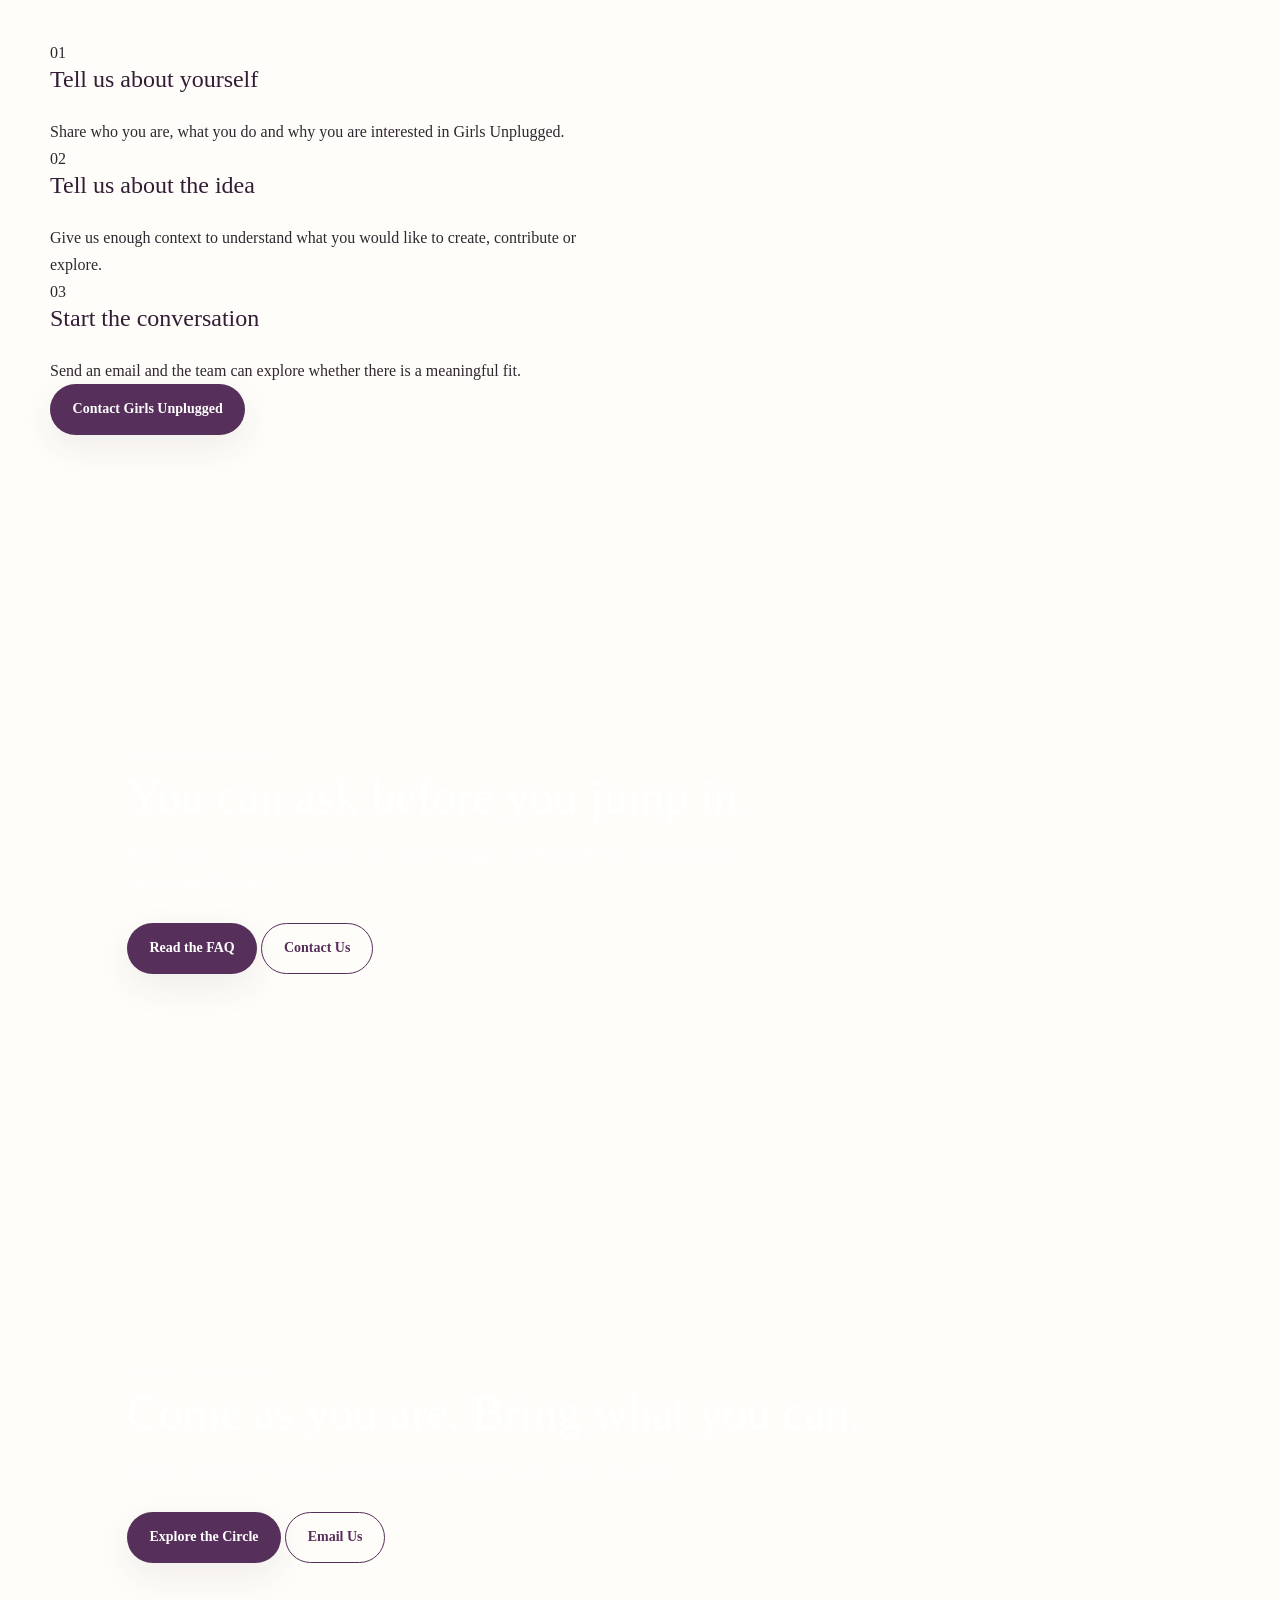
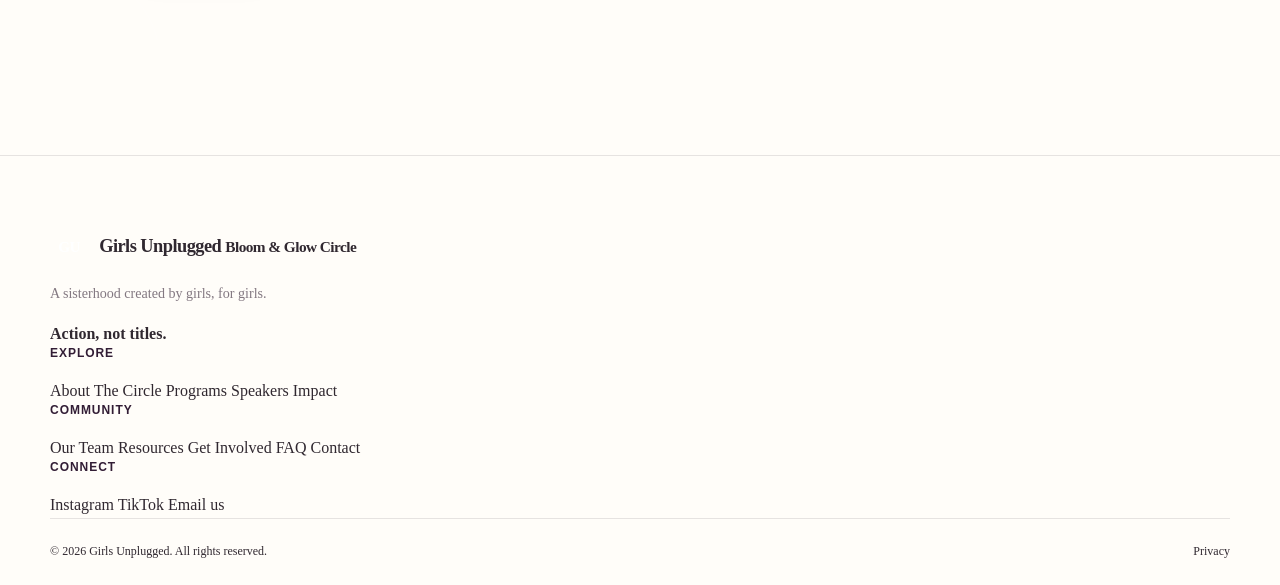
<file: get-involved.html>
<!DOCTYPE html>
<html lang="en">
<head>
  <meta charset="UTF-8">
  <meta name="viewport" content="width=device-width, initial-scale=1.0">

  <meta
    name="description"
    content="Find ways to join, contribute to, collaborate with, or support Girls Unplugged and the Bloom & Glow Circle."
  >

  <title>Get Involved | Girls Unplugged</title>

  <link rel="stylesheet" href="css/base.css">
  <link rel="stylesheet" href="css/components.css">
  <link rel="stylesheet" href="css/pages.css">
</head>

<body class="page-get-involved">

  <!-- =====================================================
       HEADER
       ===================================================== -->

  <header class="site-header">
    <div class="container site-header-inner">

      <a
        class="site-logo"
        href="index.html"
        aria-label="Girls Unplugged home"
      >
        <span class="site-logo-mark">GU</span>

        <span class="site-logo-text">
          <strong>Girls Unplugged</strong>
          <small>Bloom &amp; Glow Circle</small>
        </span>
      </a>

      <button
        class="nav-toggle"
        type="button"
        aria-label="Open navigation"
        aria-expanded="false"
        aria-controls="site-navigation"
      >
        <span></span>
        <span></span>
        <span></span>
      </button>

      <nav
        class="site-nav"
        id="site-navigation"
        aria-label="Main navigation"
      >
        <a href="index.html">Home</a>
        <a href="about.html">About</a>
        <a href="circle.html">The Circle</a>
        <a href="programs.html">Programs</a>
        <a href="speakers.html">Speakers</a>
        <a href="team.html">Our Team</a>
        <a href="impact.html">Impact</a>
        <a href="resources.html">Resources</a>
        <a href="get-involved.html">Get Involved</a>
      </nav>

    </div>
  </header>


  <main>

    <!-- ===================================================
         HERO
         =================================================== -->

    <section class="page-hero section">
      <div class="container">

        <div class="page-hero-content" data-reveal>

          <span class="eyebrow">
            Get Involved
          </span>

          <h1>
            There is more than one way to be part of this.
          </h1>

          <p class="lead">
            Girls Unplugged is built by people who care about creating
            meaningful spaces for girls. Whether you want to join the
            sisterhood, contribute your skills, speak with the community
            or explore a collaboration, there is room to contribute.
          </p>

          <div class="hero-actions">

            <a
              class="button button-primary"
              href="#ways-to-get-involved"
            >
              Find Your Way In
            </a>

            <a
              class="button button-secondary"
              href="mailto:grlsunplugged@gmail.com"
            >
              Contact Us
            </a>

          </div>

        </div>

      </div>
    </section>


    <!-- ===================================================
         WAYS TO GET INVOLVED
         =================================================== -->

    <section
      class="section"
      id="ways-to-get-involved"
    >
      <div class="container">

        <div class="section-heading" data-reveal>

          <span class="eyebrow">
            Ways to participate
          </span>

          <h2>
            Start with what feels right for you.
          </h2>

          <p>
            You do not need a particular title to contribute. Sometimes
            showing up, sharing an idea or helping another girl is
            already meaningful.
          </p>

        </div>


        <div class="involvement-grid">

          <!-- Join -->

          <article
            class="involvement-card"
            data-reveal
          >

            <span class="involvement-card-number">
              01
            </span>

            <span class="eyebrow">
              For girls
            </span>

            <h3>
              Join the Sisterhood
            </h3>

            <p>
              Become part of the Bloom &amp; Glow Circle and connect
              with girls across different countries through our online
              community.
            </p>

            <a
              class="button button-small button-primary"
              href="circle.html"
            >
              Explore the Circle
            </a>

          </article>


          <!-- Volunteer -->

          <article
            class="involvement-card"
            data-reveal
          >

            <span class="involvement-card-number">
              02
            </span>

            <span class="eyebrow">
              For contributors
            </span>

            <h3>
              Contribute Your Skills
            </h3>

            <p>
              If you have a skill, idea or experience that could add
              value to the community, we would love to hear from you.
            </p>

            <a
              class="button button-small button-primary"
              href="mailto:grlsunplugged@gmail.com?subject=I%20Would%20Like%20to%20Contribute%20to%20Girls%20Unplugged"
            >
              Start a Conversation
            </a>

          </article>


          <!-- Speakers -->

          <article
            class="involvement-card"
            data-reveal
          >

            <span class="involvement-card-number">
              03
            </span>

            <span class="eyebrow">
              For speakers
            </span>

            <h3>
              Share Your Voice
            </h3>

            <p>
              We welcome conversations that give girls room to learn,
              ask questions, think differently and discover new
              possibilities.
            </p>

            <a
              class="button button-small button-primary"
              href="mailto:grlsunplugged@gmail.com?subject=Speaker%20Interest%20-%20Girls%20Unplugged"
            >
              Talk With Us
            </a>

          </article>


          <!-- Partnerships -->

          <article
            class="involvement-card"
            data-reveal
          >

            <span class="involvement-card-number">
              04
            </span>

            <span class="eyebrow">
              For organisations
            </span>

            <h3>
              Explore a Collaboration
            </h3>

            <p>
              Organisations and individuals interested in creating
              meaningful opportunities or experiences for girls can
              reach out to explore what collaboration could look like.
            </p>

            <a
              class="button button-small button-primary"
              href="mailto:grlsunplugged@gmail.com?subject=Collaboration%20with%20Girls%20Unplugged"
            >
              Explore Collaboration
            </a>

          </article>

        </div>

      </div>
    </section>


    <!-- ===================================================
         JOIN THE CIRCLE
         =================================================== -->

    <section class="section section-soft">
      <div class="container">

        <div class="split-layout">

          <div data-reveal>

            <span class="eyebrow">
              Bloom &amp; Glow Circle
            </span>

            <h2>
              Your place in the sisterhood starts here.
            </h2>

          </div>

          <div data-reveal>

            <p>
              The Bloom &amp; Glow Circle is an online sisterhood
              created by girls, for girls.
            </p>

            <p>
              It is a space to connect, talk, learn, have fun and grow
              alongside other girls. The community currently includes
              Bloomies from 10 countries and continues to grow.
            </p>

            <a
              class="button button-primary"
              href="circle.html"
            >
              Learn About the Circle
            </a>

          </div>

        </div>

      </div>
    </section>


    <!-- ===================================================
         OPPORTUNITY CENTRE
         =================================================== -->

    <section
      class="section"
      id="opportunities"
    >
      <div class="container">

        <div class="section-heading" data-reveal>

          <span class="eyebrow">
            Opportunity Centre
          </span>

          <h2>
            Keep an eye out for what is next.
          </h2>

          <p>
            Girls Unplugged has an Opportunity Centre group where
            weekly opportunities can be shared with the community.
          </p>

        </div>


        <div class="feature-panel" data-reveal>

          <div class="feature-panel-content">

            <span class="feature-panel-label">
              Weekly opportunity sharing
            </span>

            <h3>
              Opportunities should be easier to find.
            </h3>

            <p>
              The Opportunity Centre is intended to help Bloomies
              discover opportunities they might otherwise miss,
              including scholarships, fellowships, competitions,
              internships, exchanges and other youth-focused
              opportunities.
            </p>

            <p>
              Requirements and deadlines can change, so every
              opportunity should be checked against its original
              source before applying.
            </p>

          </div>

          <div class="feature-panel-side">

            <a
              class="button button-primary"
              href="resources.html"
            >
              Explore Resources
            </a>

            <a
              class="button button-secondary"
              href="mailto:grlsunplugged@gmail.com?subject=Opportunity%20Centre%20Question"
            >
              Ask About the Centre
            </a>

          </div>

        </div>

      </div>
    </section>


    <!-- ===================================================
         WHAT CONTRIBUTING CAN LOOK LIKE
         =================================================== -->

    <section class="section section-soft">
      <div class="container">

        <div class="section-heading" data-reveal>

          <span class="eyebrow">
            Contribution
          </span>

          <h2>
            Contribution does not have to look one particular way.
          </h2>

          <p>
            If you are wondering whether your experience or skill could
            be useful, start a conversation with us.
          </p>

        </div>


        <div class="contribution-grid">

          <article
            class="contribution-card"
            data-reveal
          >
            <h3>
              Ideas
            </h3>

            <p>
              Have an idea for an activity, conversation or community
              experience? Share it with us.
            </p>
          </article>


          <article
            class="contribution-card"
            data-reveal
          >
            <h3>
              Creativity
            </h3>

            <p>
              Designers, writers, storytellers and other creatives can
              contribute perspectives and skills that help the community
              communicate better.
            </p>
          </article>


          <article
            class="contribution-card"
            data-reveal
          >
            <h3>
              Knowledge
            </h3>

            <p>
              If there is something you know well and believe girls
              could benefit from learning, we would love to hear about it.
            </p>
          </article>


          <article
            class="contribution-card"
            data-reveal
          >
            <h3>
              Connections
            </h3>

            <p>
              Sometimes contribution means connecting the community to
              a useful person, organisation, resource or opportunity.
            </p>
          </article>

        </div>

      </div>
    </section>


    <!-- ===================================================
         SPEAKERS
         =================================================== -->

    <section class="section">
      <div class="container">

        <div class="split-layout">

          <div data-reveal>

            <span class="eyebrow">
              Guest speakers
            </span>

            <h2>
              Bring a conversation to the Circle.
            </h2>

            <a
              class="text-link"
              href="speakers.html"
            >
              See previous speaker sessions
              <span aria-hidden="true">→</span>
            </a>

          </div>

          <div data-reveal>

            <p>
              Girls Unplugged has hosted guest speaker sessions where
              girls can listen, ask questions and engage directly with
              invited speakers.
            </p>

            <p>
              If you have a perspective, experience or area of knowledge
              that could create a meaningful conversation for girls,
              reach out to the team.
            </p>

            <a
              class="button button-primary"
              href="mailto:grlsunplugged@gmail.com?subject=Guest%20Speaker%20Interest%20-%20Girls%20Unplugged"
            >
              Express Speaker Interest
            </a>

          </div>

        </div>

      </div>
    </section>


    <!-- ===================================================
         COLLABORATION
         =================================================== -->

    <section class="section section-soft">
      <div class="container">

        <div class="section-heading" data-reveal>

          <span class="eyebrow">
            Collaboration
          </span>

          <h2>
            Let's create something meaningful together.
          </h2>

          <p>
            Collaboration starts with understanding the idea,
            the people involved and what it could add to the girls
            in the community.
          </p>

        </div>


        <div class="collaboration-points">

          <div
            class="collaboration-point"
            data-reveal
          >
            <span>01</span>

            <div>
              <h3>
                Tell us about yourself
              </h3>

              <p>
                Share who you are, what you do and why you are
                interested in Girls Unplugged.
              </p>
            </div>
          </div>


          <div
            class="collaboration-point"
            data-reveal
          >
            <span>02</span>

            <div>
              <h3>
                Tell us about the idea
              </h3>

              <p>
                Give us enough context to understand what you would
                like to create, contribute or explore.
              </p>
            </div>
          </div>


          <div
            class="collaboration-point"
            data-reveal
          >
            <span>03</span>

            <div>
              <h3>
                Start the conversation
              </h3>

              <p>
                Send an email and the team can explore whether there
                is a meaningful fit.
              </p>
            </div>
          </div>

        </div>


        <div
          class="centered-action"
          data-reveal
        >
          <a
            class="button button-primary"
            href="mailto:grlsunplugged@gmail.com?subject=Collaboration%20with%20Girls%20Unplugged"
          >
            Contact Girls Unplugged
          </a>
        </div>

      </div>
    </section>


    <!-- ===================================================
         FAQ PROMPT
         =================================================== -->

    <section class="section">
      <div class="container">

        <div
          class="cta-panel"
          data-reveal
        >

          <div>

            <span class="eyebrow">
              Have questions?
            </span>

            <h2>
              You can ask before you jump in.
            </h2>

            <p>
              Find answers to common questions about Girls Unplugged,
              the Bloom &amp; Glow Circle and how the community works.
            </p>

          </div>

          <div class="cta-actions">

            <a
              class="button button-primary"
              href="faq.html"
            >
              Read the FAQ
            </a>

            <a
              class="button button-secondary"
              href="contact.html"
            >
              Contact Us
            </a>

          </div>

        </div>

      </div>
    </section>


    <!-- ===================================================
         FINAL CTA
         =================================================== -->

    <section class="section section-cta">
      <div class="container">

        <div
          class="cta-panel"
          data-reveal
        >

          <div>

            <span class="eyebrow">
              Girls Unplugged
            </span>

            <h2>
              Come as you are. Bring what you can.
            </h2>

            <p>
              A community becomes meaningful because people choose to
              show up for one another.
            </p>

          </div>

          <div class="cta-actions">

            <a
              class="button button-primary"
              href="circle.html"
            >
              Explore the Circle
            </a>

            <a
              class="button button-secondary"
              href="mailto:grlsunplugged@gmail.com"
            >
              Email Us
            </a>

          </div>

        </div>

      </div>
    </section>

  </main>


    <!-- =====================================================
       FOOTER
       ===================================================== -->

  <footer class="site-footer">

    <div class="container">

      <div class="footer-main">

        <div class="footer-brand">

          <a
            class="site-logo site-logo-footer"
            href="index.html"
            aria-label="Girls Unplugged home"
          >
            <span class="site-logo-mark">GU</span>

            <span class="site-logo-text">
              <strong>Girls Unplugged</strong>
              <small>Bloom &amp; Glow Circle</small>
            </span>
          </a>

          <p>
            A sisterhood created by girls, for girls.
          </p>

          <span class="footer-motto">
            Action, not titles.
          </span>

        </div>


        <div class="footer-column">

          <h3>
            Explore
          </h3>

          <a href="about.html">About</a>
          <a href="circle.html">The Circle</a>
          <a href="programs.html">Programs</a>
          <a href="speakers.html">Speakers</a>
          <a href="impact.html">Impact</a>

        </div>


        <div class="footer-column">

          <h3>
            Community
          </h3>

          <a href="team.html">Our Team</a>
          <a href="resources.html">Resources</a>
          <a href="get-involved.html">Get Involved</a>
          <a href="faq.html">FAQ</a>
          <a href="contact.html">Contact</a>

        </div>


        <div class="footer-column">

          <h3>
            Connect
          </h3>

          <a
            href="#"
            data-social="instagram"
            aria-label="Girls Unplugged on Instagram"
          >
            Instagram
          </a>

          <a
            href="#"
            data-social="tiktok"
            aria-label="Girls Unplugged on TikTok"
          >
            TikTok
          </a>

          <a href="mailto:grlsunplugged@gmail.com">
            Email us
          </a>

        </div>

      </div>


      <div class="footer-bottom">

        <span>
          &copy;
          <span data-current-year></span>
          Girls Unplugged. All rights reserved.
        </span>

        <a href="privacy.html">
          Privacy
        </a>

      </div>

    </div>

  </footer>


  <script src="js/data.js"></script>
  <script src="js/site.js"></script>

</body>
</html>
</file>
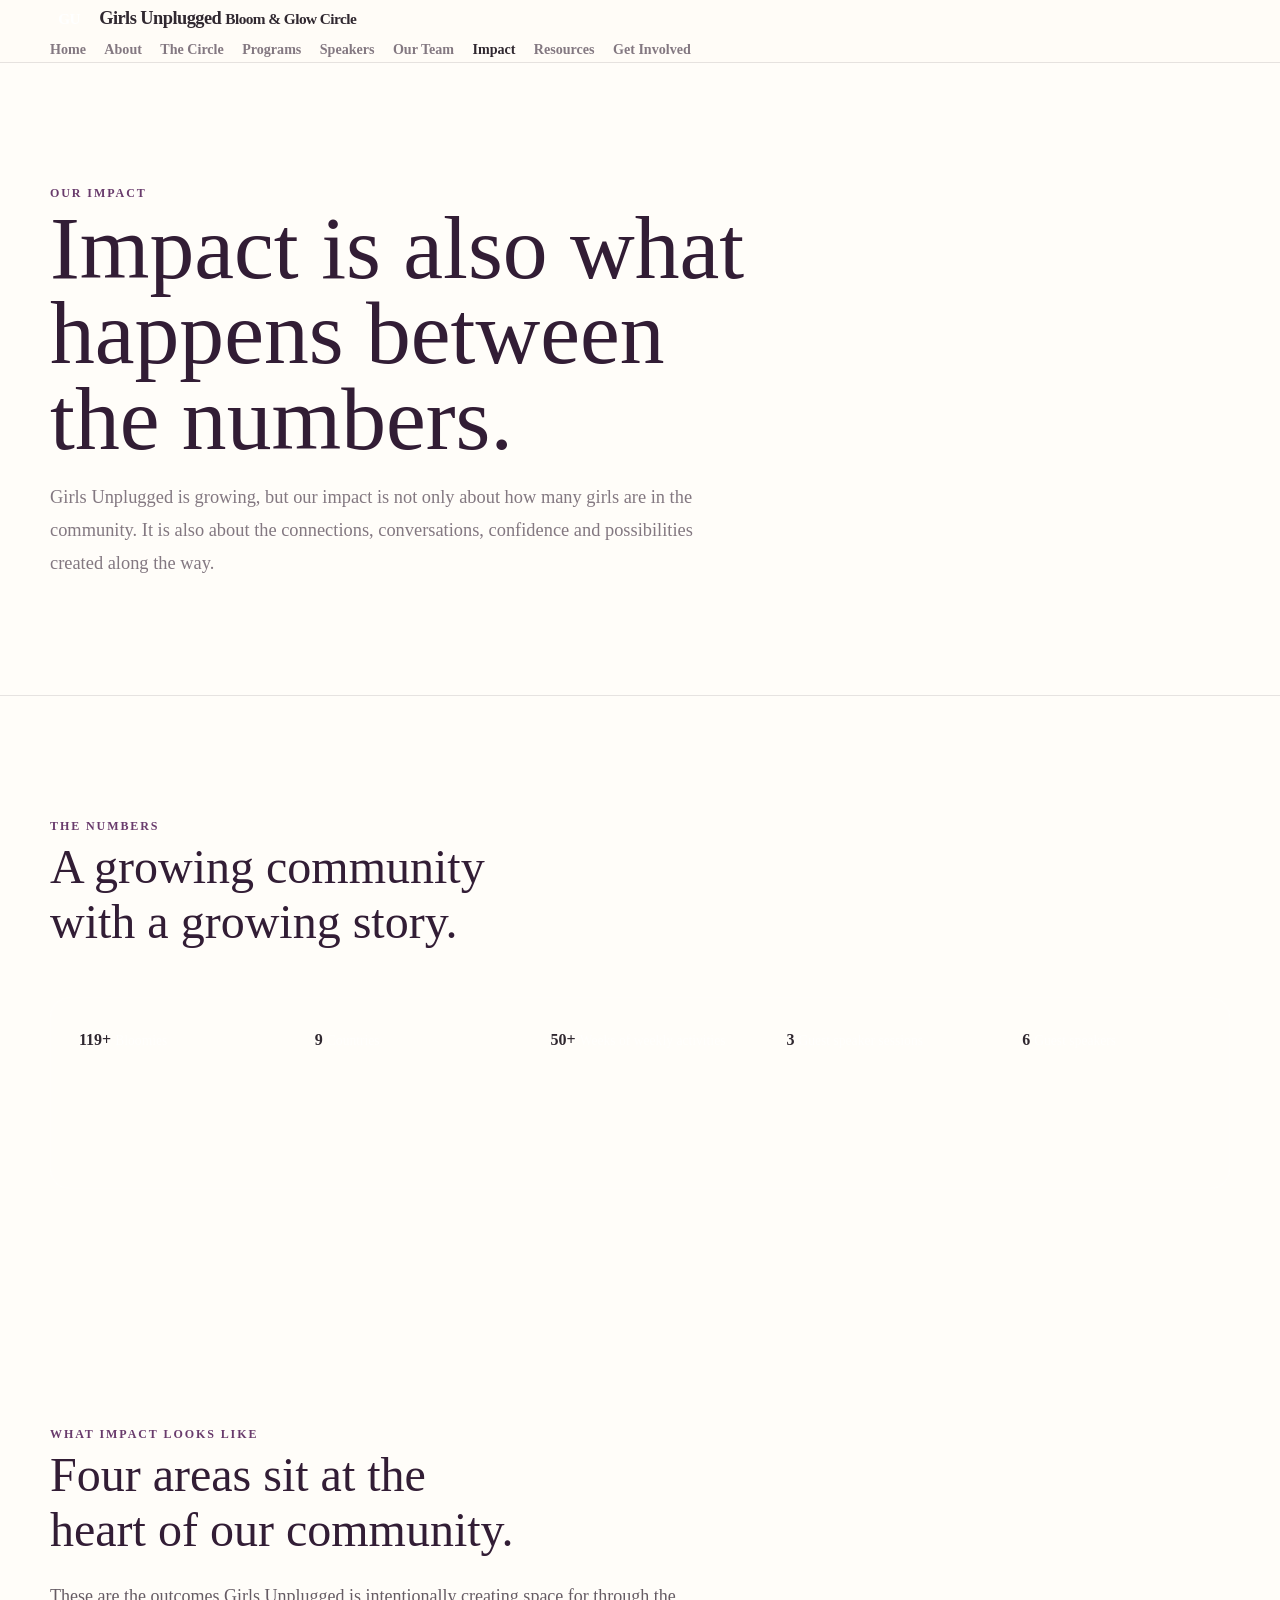
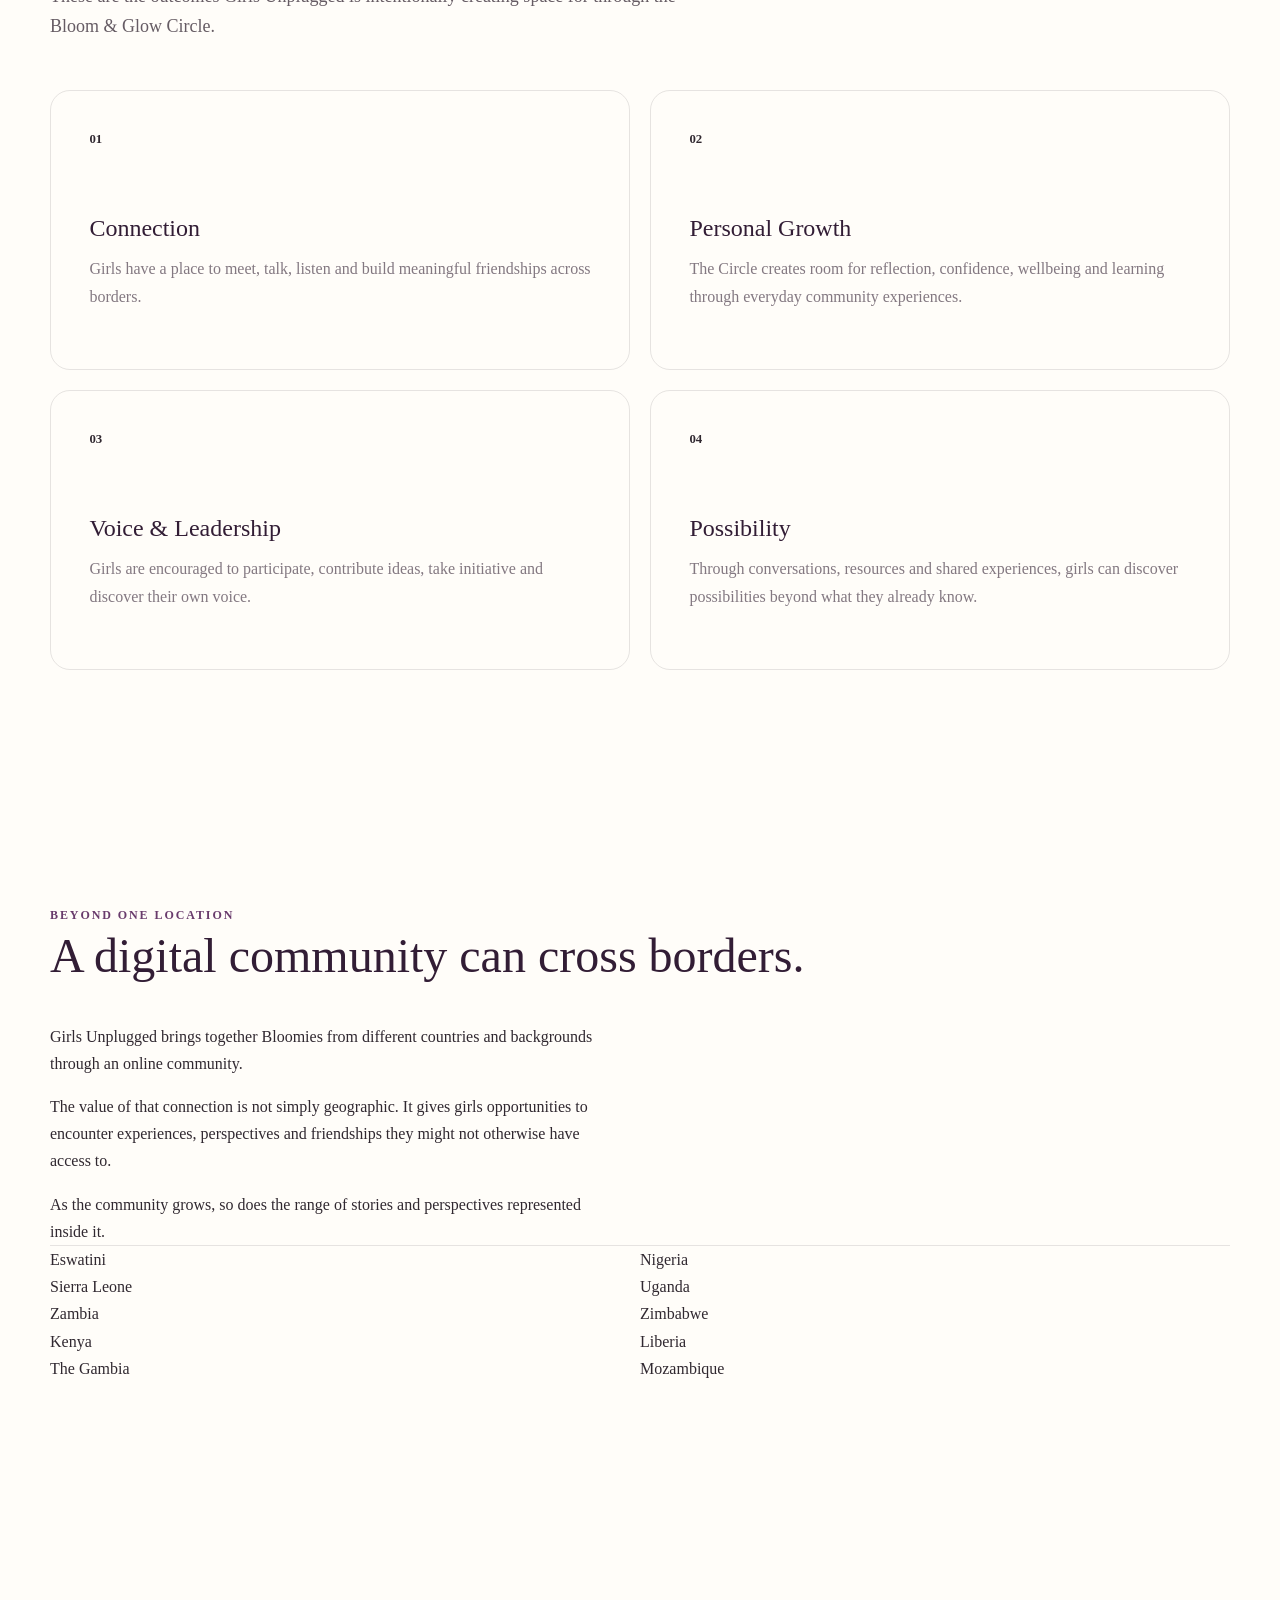
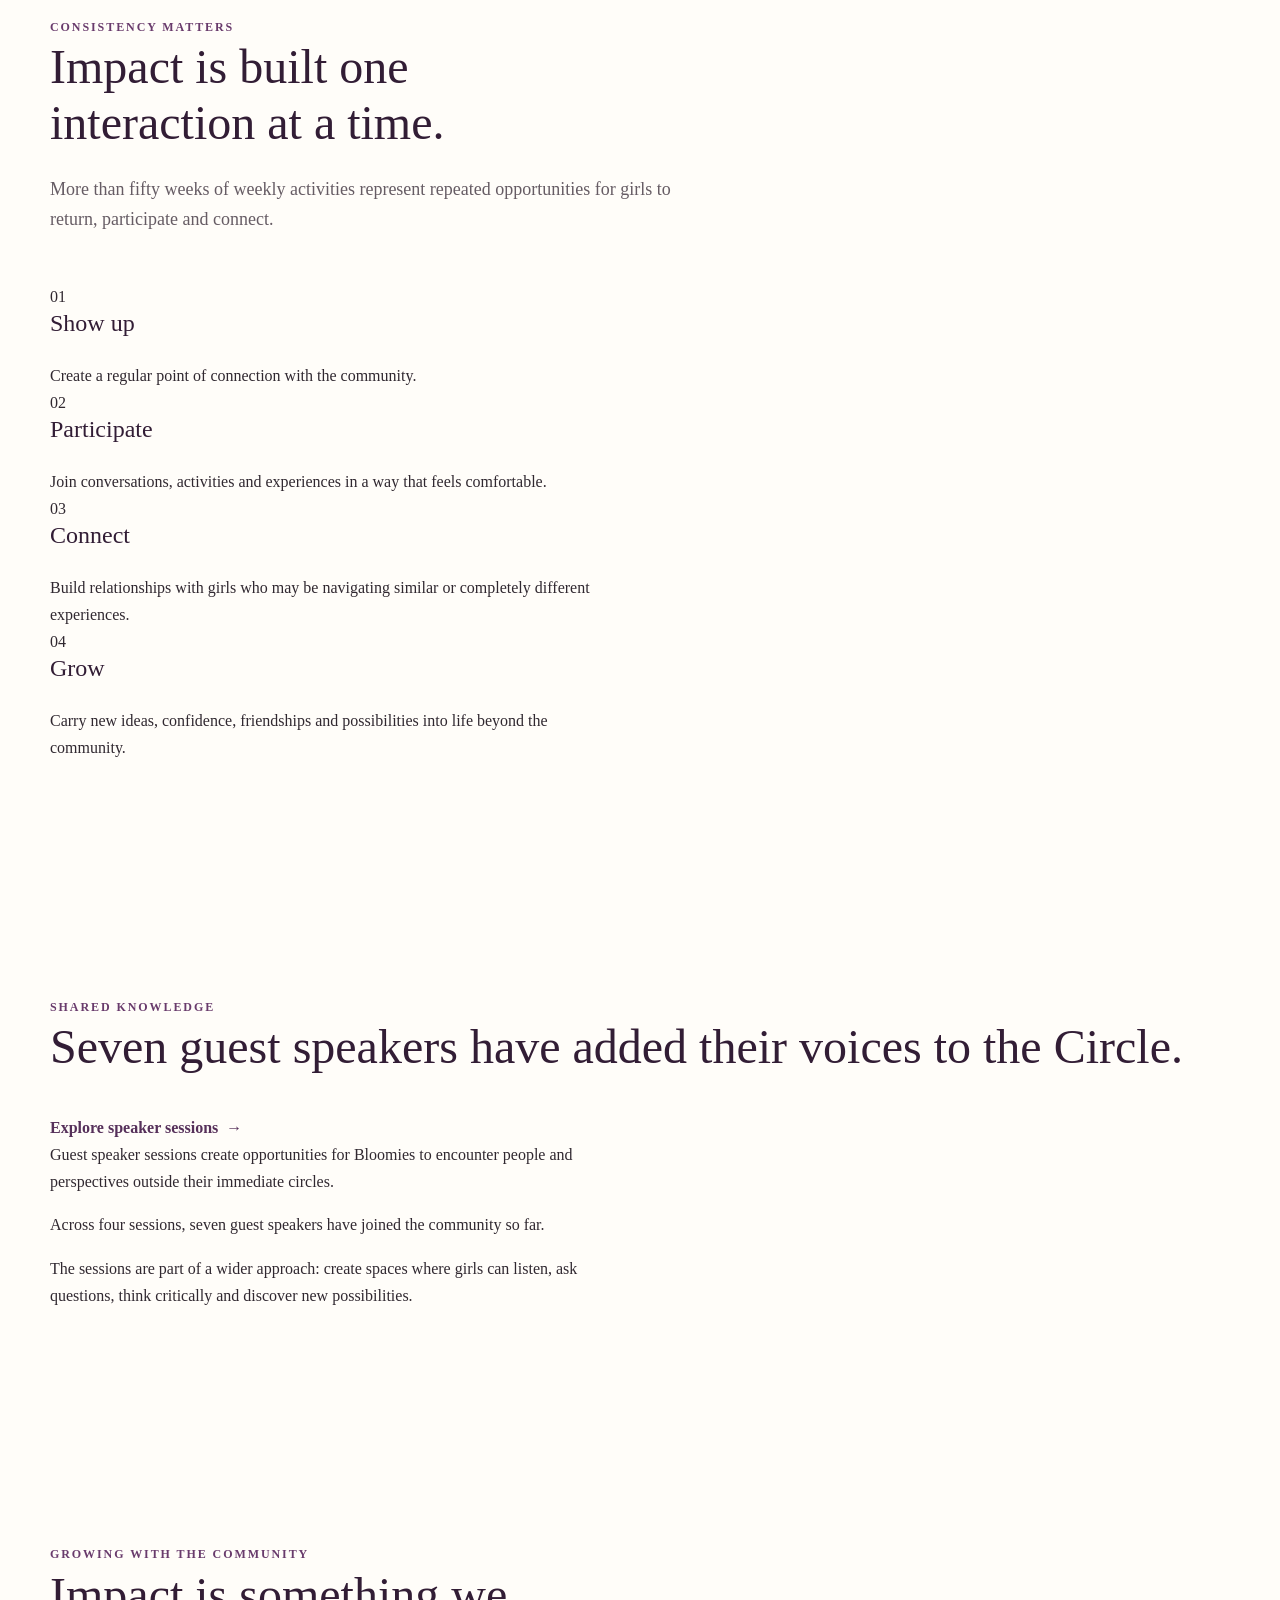
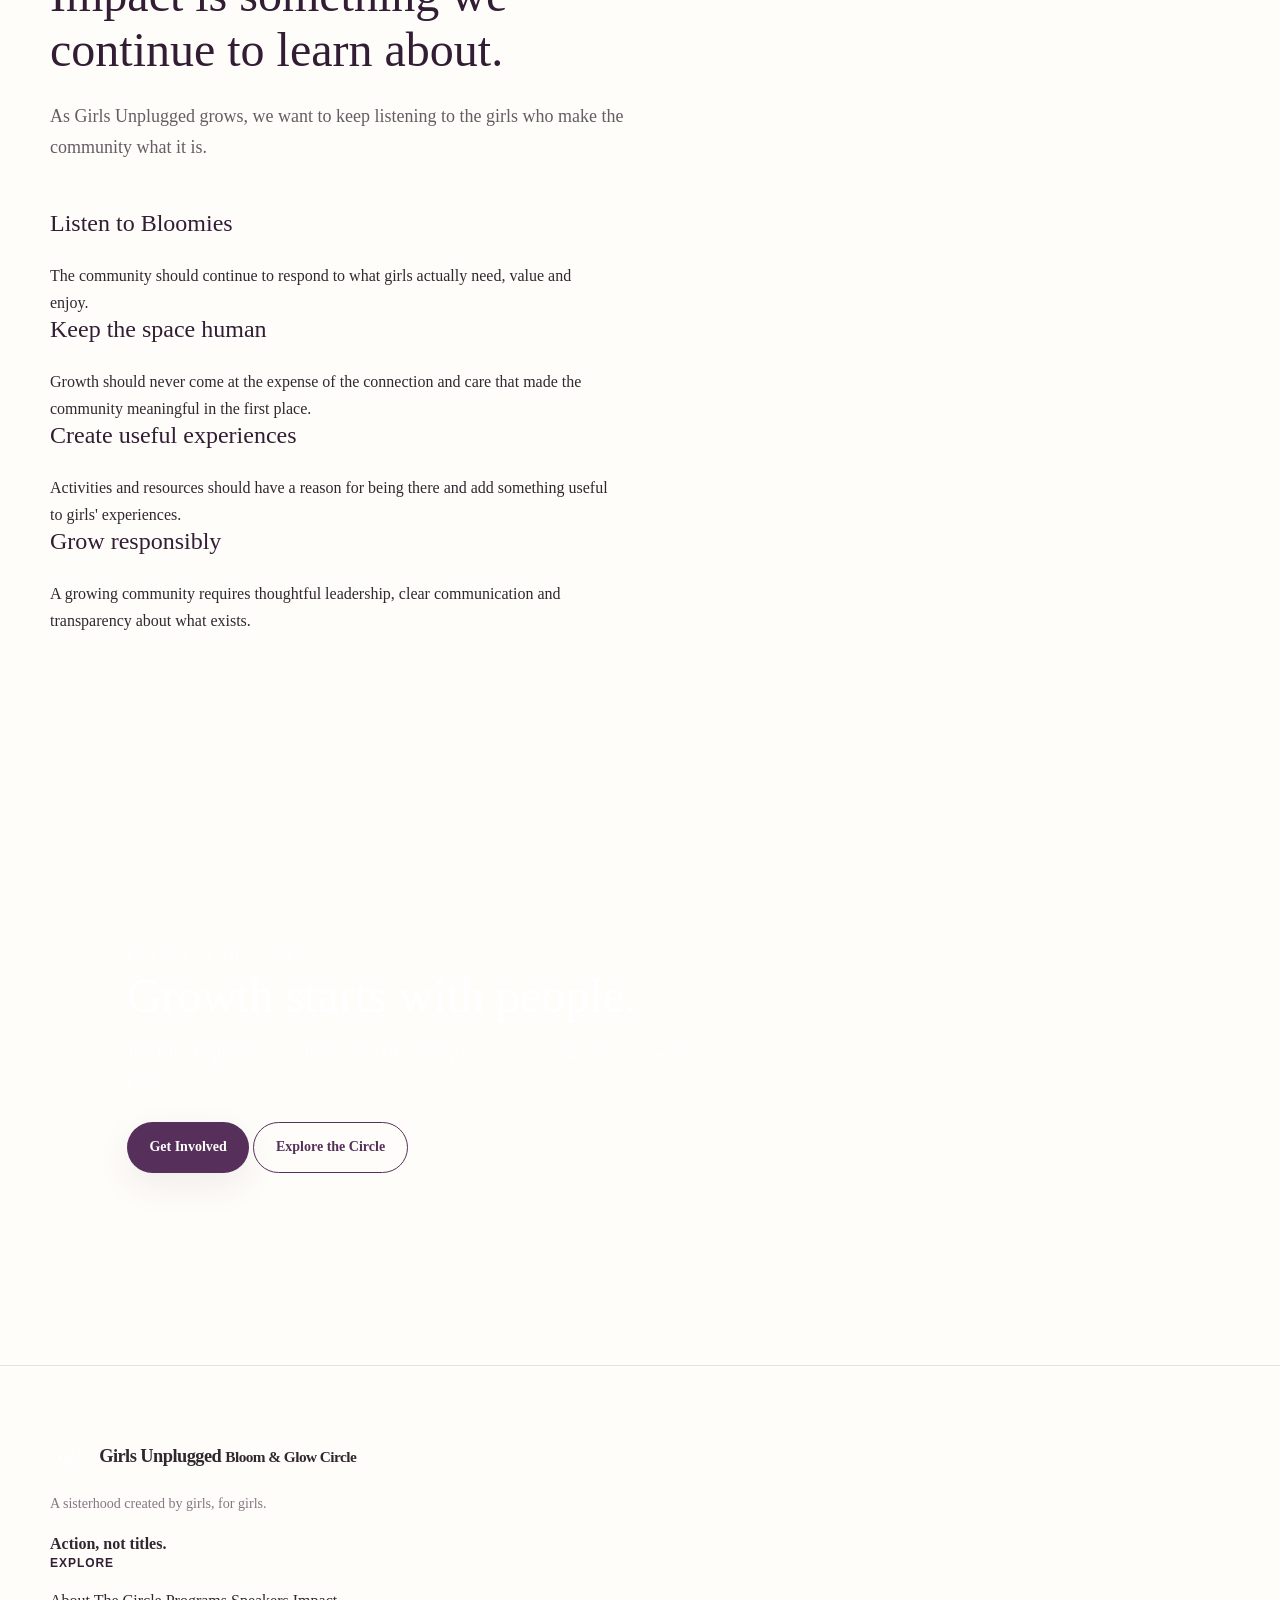
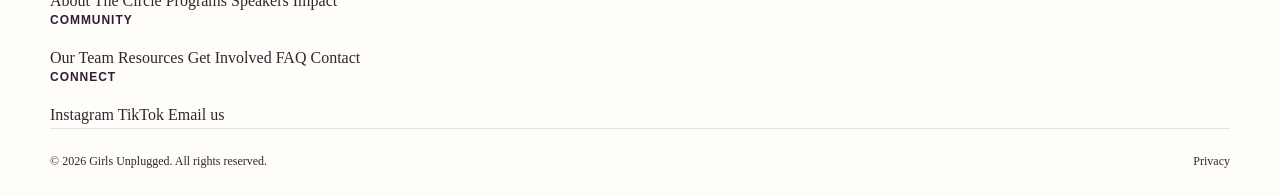
<file: impact.html>
<!DOCTYPE html>
<html lang="en">
<head>
  <meta charset="UTF-8">
  <meta name="viewport" content="width=device-width, initial-scale=1.0">

  <meta
    name="description"
    content="Explore the growing community impact of Girls Unplugged and the Bloom & Glow Circle."
  >

  <title>Impact | Girls Unplugged</title>

  <link rel="stylesheet" href="css/base.css">
  <link rel="stylesheet" href="css/components.css">
  <link rel="stylesheet" href="css/pages.css">
</head>

<body class="page-impact">

  <!-- =====================================================
       HEADER
       ===================================================== -->

  <header class="site-header">
    <div class="container site-header-inner">

      <a
        class="site-logo"
        href="index.html"
        aria-label="Girls Unplugged home"
      >
        <span class="site-logo-mark">GU</span>

        <span class="site-logo-text">
          <strong>Girls Unplugged</strong>
          <small>Bloom &amp; Glow Circle</small>
        </span>
      </a>

      <button
        class="nav-toggle"
        type="button"
        aria-label="Open navigation"
        aria-expanded="false"
        aria-controls="site-navigation"
      >
        <span></span>
        <span></span>
        <span></span>
      </button>

      <nav
        class="site-nav"
        id="site-navigation"
        aria-label="Main navigation"
      >
        <a href="index.html">Home</a>
        <a href="about.html">About</a>
        <a href="circle.html">The Circle</a>
        <a href="programs.html">Programs</a>
        <a href="speakers.html">Speakers</a>
        <a href="team.html">Our Team</a>
        <a href="impact.html">Impact</a>
        <a href="resources.html">Resources</a>
        <a href="get-involved.html">Get Involved</a>
      </nav>

    </div>
  </header>


  <main>

    <!-- ===================================================
         HERO
         =================================================== -->

    <section class="page-hero section">
      <div class="container">

        <div class="page-hero-content" data-reveal>

          <span class="eyebrow">
            Our Impact
          </span>

          <h1>
            Impact is also what happens between the numbers.
          </h1>

          <p class="lead">
            Girls Unplugged is growing, but our impact is not only about
            how many girls are in the community. It is also about the
            connections, conversations, confidence and possibilities
            created along the way.
          </p>

        </div>

      </div>
    </section>


    <!-- ===================================================
         IMPACT SNAPSHOT
         =================================================== -->

    <section class="section section-dark">
      <div class="container">

        <div class="section-heading section-heading-light" data-reveal>
          <span class="eyebrow">
            The numbers
          </span>

          <h2>
            A growing community with a growing story.
          </h2>
        </div>


        <div class="stats-grid">

          <article class="stat-card" data-reveal>
            <strong
              class="stat-number"
              data-counter="120"
              data-suffix="+"
            >
              0+
            </strong>

            <span class="stat-label">
              Bloomies
            </span>
          </article>


          <article class="stat-card" data-reveal>
            <strong
              class="stat-number"
              data-counter="10"
              data-suffix=""
            >
              0
            </strong>

            <span class="stat-label">
              Countries
            </span>
          </article>


          <article class="stat-card" data-reveal>
            <strong
              class="stat-number"
              data-counter="51"
              data-suffix="+"
            >
              0+
            </strong>

            <span class="stat-label">
              Weeks of weekly activities
            </span>
          </article>


          <article class="stat-card" data-reveal>
            <strong
              class="stat-number"
              data-counter="4"
              data-suffix=""
            >
              0
            </strong>

            <span class="stat-label">
              Guest speaker sessions
            </span>
          </article>


          <article class="stat-card" data-reveal>
            <strong
              class="stat-number"
              data-counter="7"
              data-suffix=""
            >
              0
            </strong>

            <span class="stat-label">
              Guest speakers
            </span>
          </article>

        </div>

      </div>
    </section>


    <!-- ===================================================
         IMPACT AREAS
         =================================================== -->

    <section class="section">
      <div class="container">

        <div class="section-heading" data-reveal>
          <span class="eyebrow">
            What impact looks like
          </span>

          <h2>
            Four areas sit at the heart of our community.
          </h2>

          <p>
            These are the outcomes Girls Unplugged is intentionally
            creating space for through the Bloom &amp; Glow Circle.
          </p>
        </div>


        <div class="impact-grid">

          <article class="impact-card" data-reveal>

            <span class="impact-card-number">
              01
            </span>

            <h3>
              Connection
            </h3>

            <p>
              Girls have a place to meet, talk, listen and build
              meaningful friendships across borders.
            </p>

          </article>


          <article class="impact-card" data-reveal>

            <span class="impact-card-number">
              02
            </span>

            <h3>
              Personal Growth
            </h3>

            <p>
              The Circle creates room for reflection, confidence,
              wellbeing and learning through everyday community
              experiences.
            </p>

          </article>


          <article class="impact-card" data-reveal>

            <span class="impact-card-number">
              03
            </span>

            <h3>
              Voice &amp; Leadership
            </h3>

            <p>
              Girls are encouraged to participate, contribute ideas,
              take initiative and discover their own voice.
            </p>

          </article>


          <article class="impact-card" data-reveal>

            <span class="impact-card-number">
              04
            </span>

            <h3>
              Possibility
            </h3>

            <p>
              Through conversations, resources and shared experiences,
              girls can discover possibilities beyond what they already
              know.
            </p>

          </article>

        </div>

      </div>
    </section>


    <!-- ===================================================
         CONNECTION ACROSS COUNTRIES
         =================================================== -->

    <section class="section section-soft">
      <div class="container">

        <div class="split-layout">

          <div data-reveal>
            <span class="eyebrow">
              Beyond one location
            </span>

            <h2>
              A digital community can cross borders.
            </h2>
          </div>

          <div data-reveal>
            <p>
              Girls Unplugged brings together Bloomies from different
              countries and backgrounds through an online community.
            </p>

            <p>
              The value of that connection is not simply geographic.
              It gives girls opportunities to encounter experiences,
              perspectives and friendships they might not otherwise
              have access to.
            </p>

            <p>
              As the community grows, so does the range of stories and
              perspectives represented inside it.
            </p>
          </div>

        </div>


        <div
          class="country-list country-list-large"
          data-reveal
        >
          <span>Eswatini</span>
          <span>Nigeria</span>
          <span>Sierra Leone</span>
          <span>Uganda</span>
          <span>Zambia</span>
          <span>Zimbabwe</span>
          <span>Kenya</span>
          <span>Liberia</span>
          <span>The Gambia</span>
          <span>Mozambique</span>
        </div>

      </div>
    </section>


    <!-- ===================================================
         WEEKLY CONSISTENCY
         =================================================== -->

    <section class="section">
      <div class="container">

        <div class="section-heading" data-reveal>
          <span class="eyebrow">
            Consistency matters
          </span>

          <h2>
            Impact is built one interaction at a time.
          </h2>

          <p>
            More than fifty weeks of weekly activities represent
            repeated opportunities for girls to return, participate
            and connect.
          </p>
        </div>


        <div class="impact-process">

          <article class="impact-process-item" data-reveal>

            <span>
              01
            </span>

            <div>
              <h3>
                Show up
              </h3>

              <p>
                Create a regular point of connection with the community.
              </p>
            </div>

          </article>


          <article class="impact-process-item" data-reveal>

            <span>
              02
            </span>

            <div>
              <h3>
                Participate
              </h3>

              <p>
                Join conversations, activities and experiences in a way
                that feels comfortable.
              </p>
            </div>

          </article>


          <article class="impact-process-item" data-reveal>

            <span>
              03
            </span>

            <div>
              <h3>
                Connect
              </h3>

              <p>
                Build relationships with girls who may be navigating
                similar or completely different experiences.
              </p>
            </div>

          </article>


          <article class="impact-process-item" data-reveal>

            <span>
              04
            </span>

            <div>
              <h3>
                Grow
              </h3>

              <p>
                Carry new ideas, confidence, friendships and possibilities
                into life beyond the community.
              </p>
            </div>

          </article>

        </div>

      </div>
    </section>


    <!-- ===================================================
         SPEAKER IMPACT
         =================================================== -->

    <section class="section section-soft">
      <div class="container">

        <div class="split-layout">

          <div data-reveal>
            <span class="eyebrow">
              Shared knowledge
            </span>

            <h2>
              Seven guest speakers have added their voices to the Circle.
            </h2>

            <a
              class="text-link"
              href="speakers.html"
            >
              Explore speaker sessions
              <span aria-hidden="true">→</span>
            </a>
          </div>

          <div data-reveal>
            <p>
              Guest speaker sessions create opportunities for Bloomies
              to encounter people and perspectives outside their
              immediate circles.
            </p>

            <p>
              Across four sessions, seven guest speakers have joined
              the community so far.
            </p>

            <p>
              The sessions are part of a wider approach: create spaces
              where girls can listen, ask questions, think critically
              and discover new possibilities.
            </p>
          </div>

        </div>

      </div>
    </section>


    <!-- ===================================================
         WHAT WE ARE LEARNING
         =================================================== -->

    <section class="section">
      <div class="container">

        <div class="section-heading" data-reveal>
          <span class="eyebrow">
            Growing with the community
          </span>

          <h2>
            Impact is something we continue to learn about.
          </h2>

          <p>
            As Girls Unplugged grows, we want to keep listening to the
            girls who make the community what it is.
          </p>
        </div>


        <div class="belief-grid">

          <article class="belief-card" data-reveal>

            <h3>
              Listen to Bloomies
            </h3>

            <p>
              The community should continue to respond to what girls
              actually need, value and enjoy.
            </p>

          </article>


          <article class="belief-card" data-reveal>

            <h3>
              Keep the space human
            </h3>

            <p>
              Growth should never come at the expense of the connection
              and care that made the community meaningful in the first
              place.
            </p>

          </article>


          <article class="belief-card" data-reveal>

            <h3>
              Create useful experiences
            </h3>

            <p>
              Activities and resources should have a reason for being
              there and add something useful to girls' experiences.
            </p>

          </article>


          <article class="belief-card" data-reveal>

            <h3>
              Grow responsibly
            </h3>

            <p>
              A growing community requires thoughtful leadership,
              clear communication and transparency about what exists.
            </p>

          </article>

        </div>

      </div>
    </section>


    <!-- ===================================================
         CTA
         =================================================== -->

    <section class="section section-cta">
      <div class="container">

        <div class="cta-panel" data-reveal>

          <div>
            <span class="eyebrow">
              Be part of the story
            </span>

            <h2>
              Growth starts with people.
            </h2>

            <p>
              Join Girls Unplugged, contribute your skills or help us
              create more meaningful experiences for girls.
            </p>
          </div>

          <div class="cta-actions">

            <a
              class="button button-primary"
              href="get-involved.html"
            >
              Get Involved
            </a>

            <a
              class="button button-secondary"
              href="circle.html"
            >
              Explore the Circle
            </a>

          </div>

        </div>

      </div>
    </section>

  </main>


  <!-- =====================================================
       FOOTER
       ===================================================== -->

  <footer class="site-footer">

    <div class="container">

      <div class="footer-main">

        <div class="footer-brand">

          <a
            class="site-logo site-logo-footer"
            href="index.html"
            aria-label="Girls Unplugged home"
          >
            <span class="site-logo-mark">GU</span>

            <span class="site-logo-text">
              <strong>Girls Unplugged</strong>
              <small>Bloom &amp; Glow Circle</small>
            </span>
          </a>

          <p>
            A sisterhood created by girls, for girls.
          </p>

          <span class="footer-motto">
            Action, not titles.
          </span>

        </div>


        <div class="footer-column">
          <h3>Explore</h3>

          <a href="about.html">About</a>
          <a href="circle.html">The Circle</a>
          <a href="programs.html">Programs</a>
          <a href="speakers.html">Speakers</a>
          <a href="impact.html">Impact</a>
        </div>


        <div class="footer-column">
          <h3>Community</h3>

          <a href="team.html">Our Team</a>
          <a href="resources.html">Resources</a>
          <a href="get-involved.html">Get Involved</a>
          <a href="faq.html">FAQ</a>
          <a href="contact.html">Contact</a>
        </div>


        <div class="footer-column">
          <h3>Connect</h3>

          <a
            href="#"
            data-social="instagram"
            aria-label="Girls Unplugged on Instagram"
          >
            Instagram
          </a>

          <a
            href="#"
            data-social="tiktok"
            aria-label="Girls Unplugged on TikTok"
          >
            TikTok
          </a>

          <a href="mailto:grlsunplugged@gmail.com">
            Email us
          </a>
        </div>

      </div>


      <div class="footer-bottom">

        <span>
          &copy;
          <span data-current-year></span>
          Girls Unplugged. All rights reserved.
        </span>

        <a href="privacy.html">
          Privacy
        </a>

      </div>

    </div>

  </footer>


  <script src="js/data.js"></script>
  <script src="js/site.js"></script>

</body>
</html>
</file>
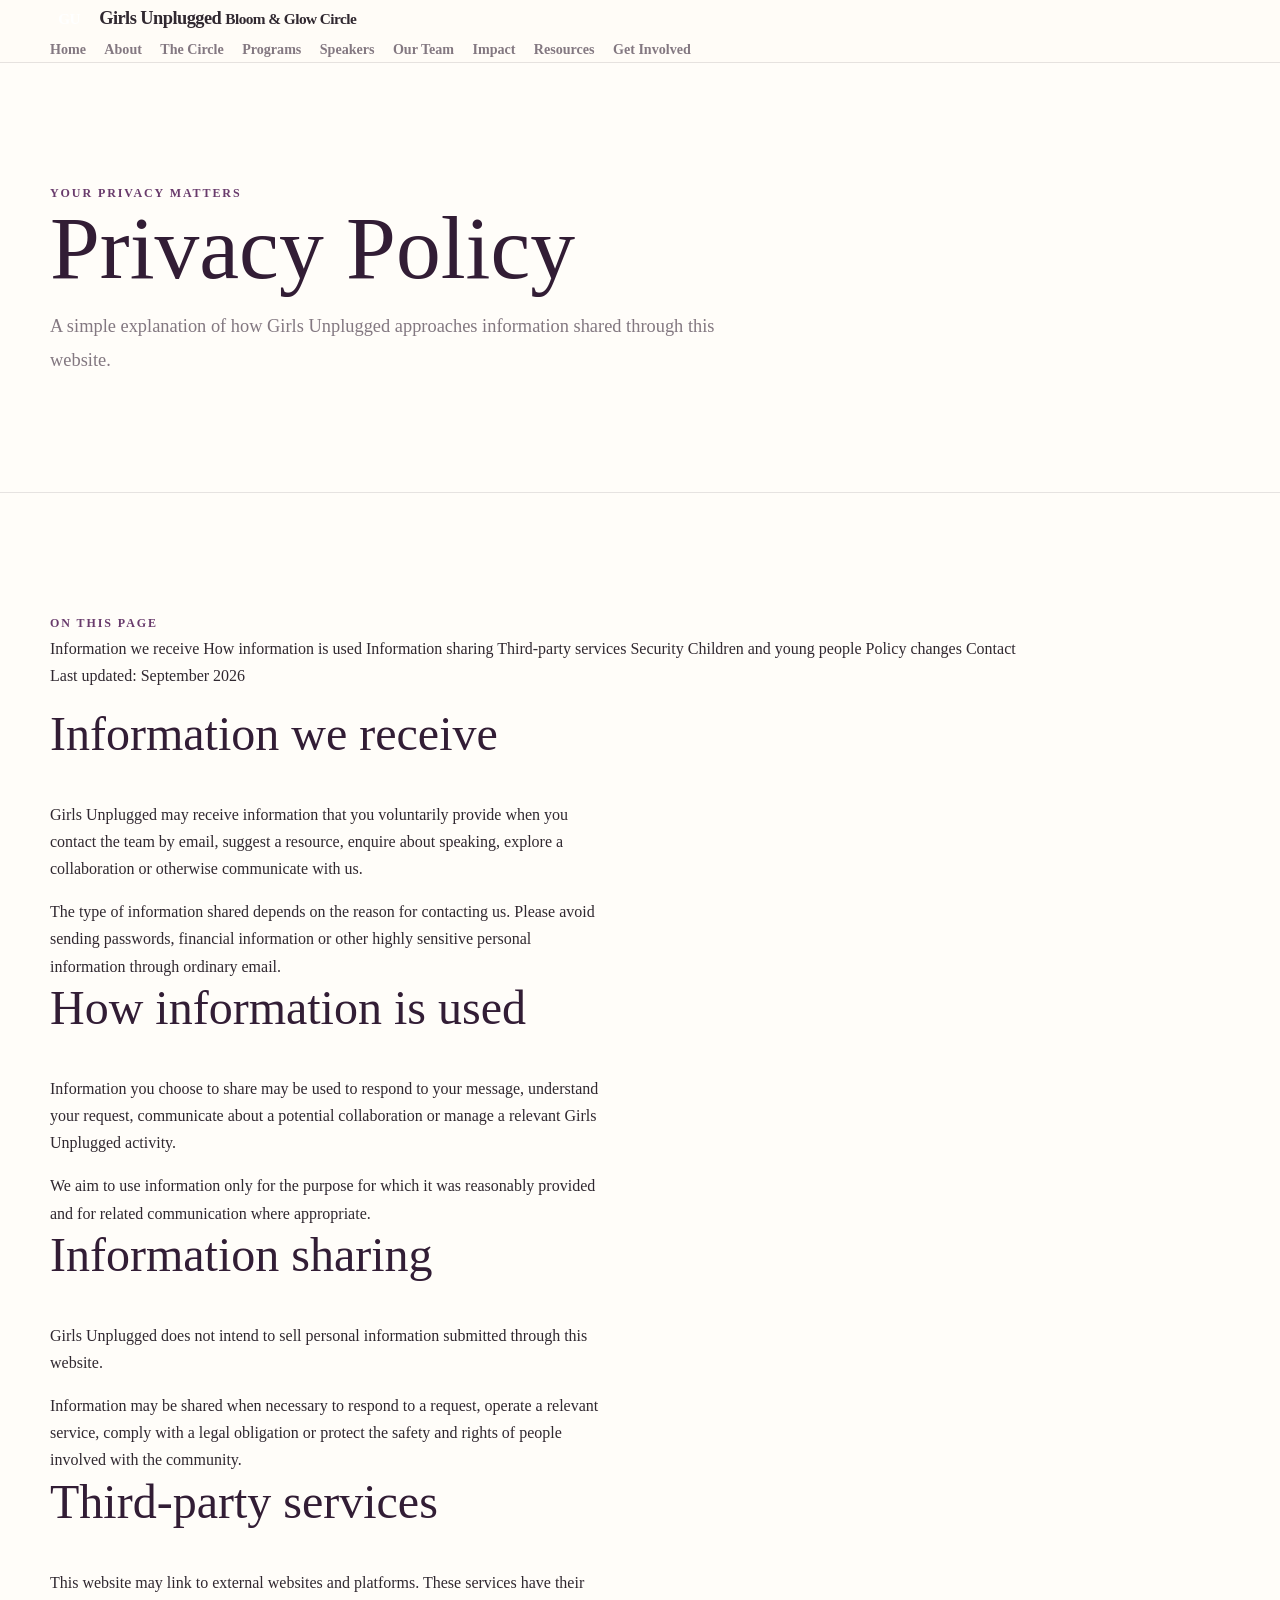
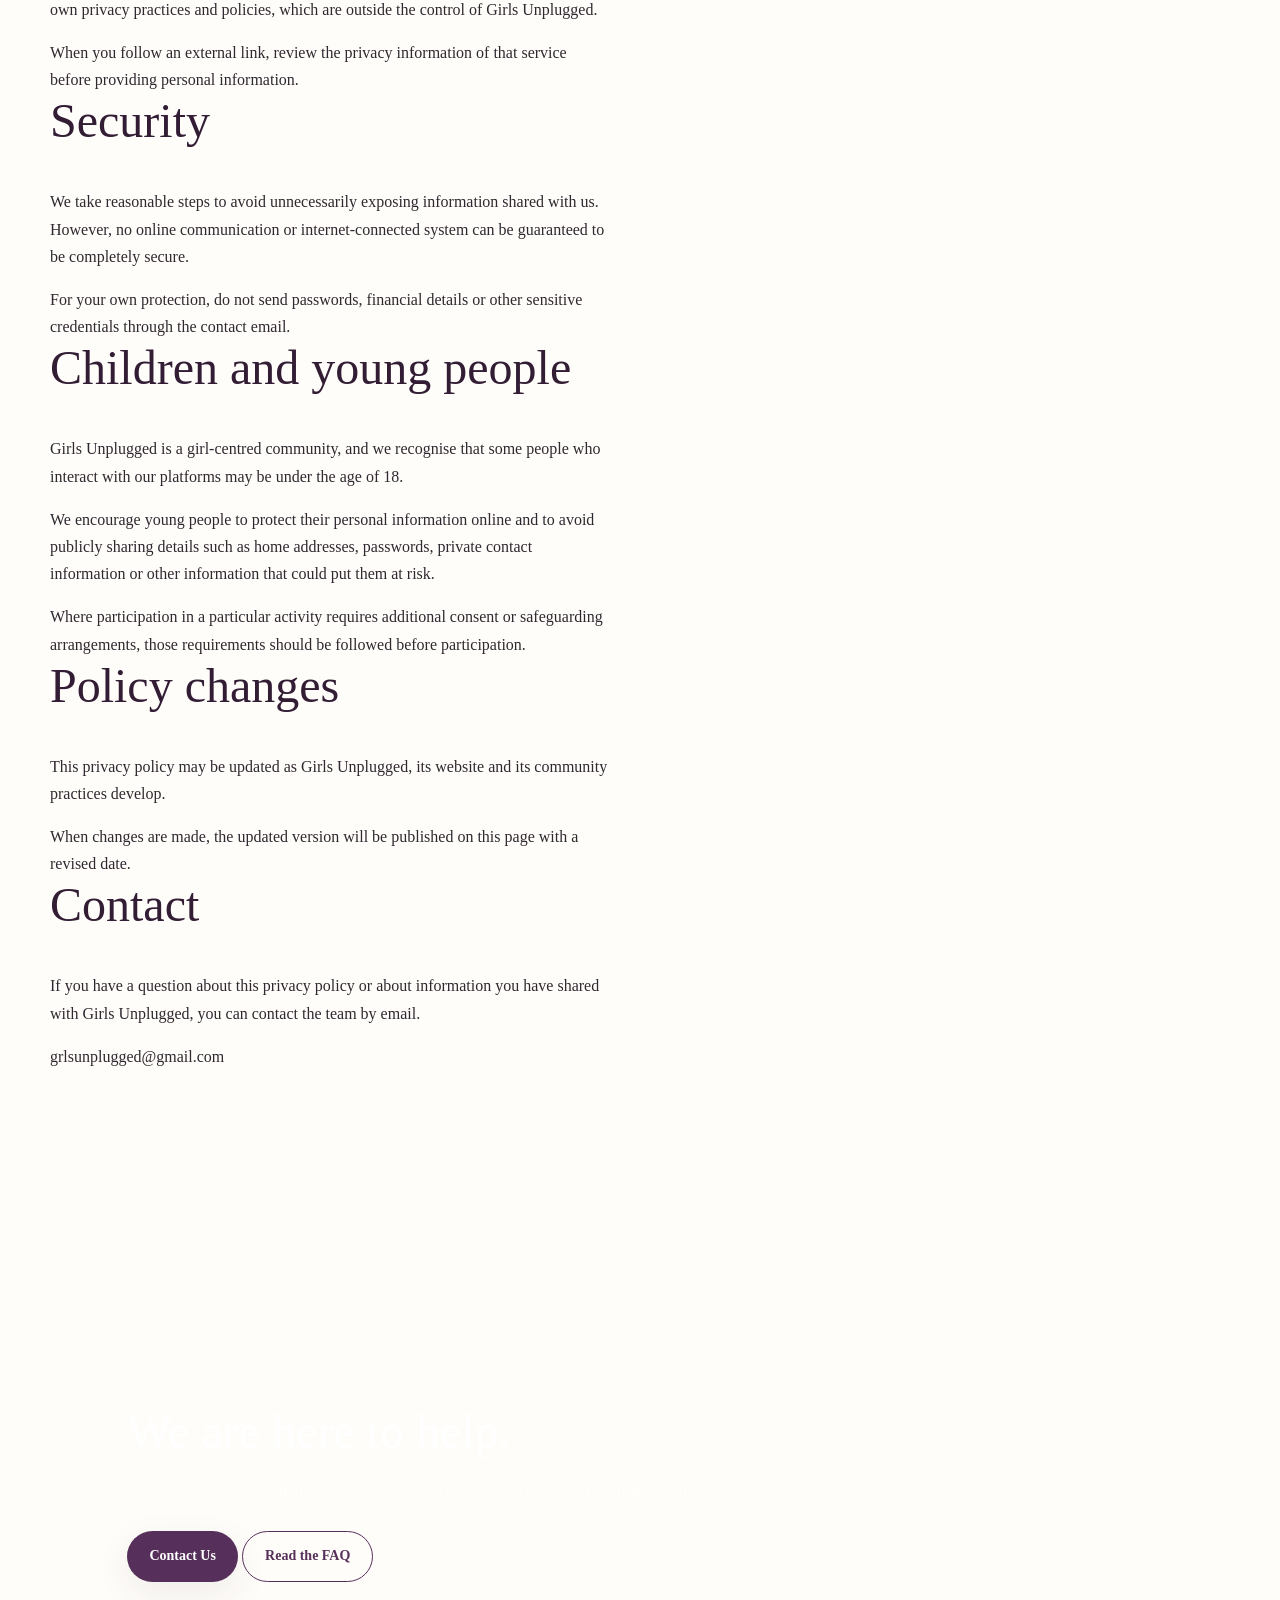
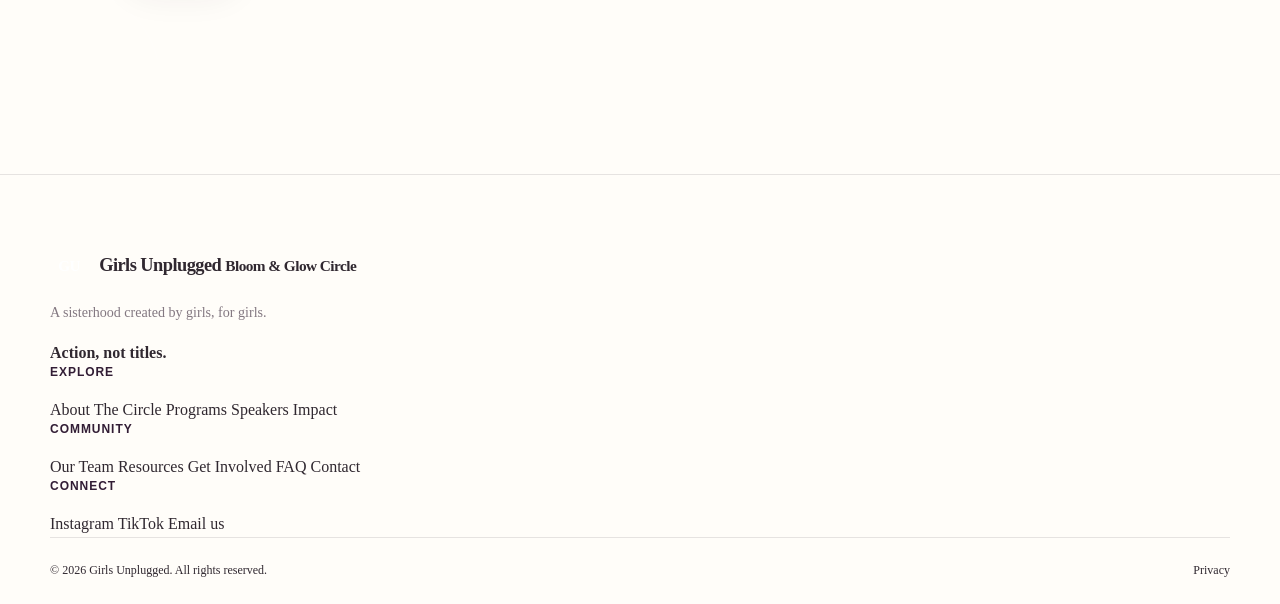
<file: privacy.html>
<!DOCTYPE html>
<html lang="en">
<head>
  <meta charset="UTF-8">
  <meta name="viewport" content="width=device-width, initial-scale=1.0">

  <meta
    name="description"
    content="Privacy information for Girls Unplugged and visitors to the Girls Unplugged website."
  >

  <title>Privacy | Girls Unplugged</title>

  <link rel="stylesheet" href="css/base.css">
  <link rel="stylesheet" href="css/components.css">
  <link rel="stylesheet" href="css/pages.css">
</head>

<body class="page-privacy">

  <!-- =====================================================
       HEADER
       ===================================================== -->

  <header class="site-header">
    <div class="container site-header-inner">

      <a
        class="site-logo"
        href="index.html"
        aria-label="Girls Unplugged home"
      >
        <span class="site-logo-mark">GU</span>

        <span class="site-logo-text">
          <strong>Girls Unplugged</strong>
          <small>Bloom &amp; Glow Circle</small>
        </span>
      </a>

      <button
        class="nav-toggle"
        type="button"
        aria-label="Open navigation"
        aria-expanded="false"
        aria-controls="site-navigation"
      >
        <span></span>
        <span></span>
        <span></span>
      </button>

      <nav
        class="site-nav"
        id="site-navigation"
        aria-label="Main navigation"
      >
        <a href="index.html">Home</a>
        <a href="about.html">About</a>
        <a href="circle.html">The Circle</a>
        <a href="programs.html">Programs</a>
        <a href="speakers.html">Speakers</a>
        <a href="team.html">Our Team</a>
        <a href="impact.html">Impact</a>
        <a href="resources.html">Resources</a>
        <a href="get-involved.html">Get Involved</a>
      </nav>

    </div>
  </header>


  <main>

    <!-- ===================================================
         HERO
         =================================================== -->

    <section class="page-hero section">
      <div class="container">

        <div class="page-hero-content" data-reveal>

          <span class="eyebrow">
            Your privacy matters
          </span>

          <h1>
            Privacy Policy
          </h1>

          <p class="lead">
            A simple explanation of how Girls Unplugged approaches
            information shared through this website.
          </p>

        </div>

      </div>
    </section>


    <!-- ===================================================
         PRIVACY CONTENT
         =================================================== -->

    <section class="section">
      <div class="container">

        <div class="legal-layout">

          <aside
            class="legal-sidebar"
            data-reveal
          >

            <span class="eyebrow">
              On this page
            </span>

            <nav aria-label="Privacy policy sections">

              <a href="#information">
                Information we receive
              </a>

              <a href="#use">
                How information is used
              </a>

              <a href="#sharing">
                Information sharing
              </a>

              <a href="#third-party">
                Third-party services
              </a>

              <a href="#security">
                Security
              </a>

              <a href="#children">
                Children and young people
              </a>

              <a href="#changes">
                Policy changes
              </a>

              <a href="#contact">
                Contact
              </a>

            </nav>

          </aside>


          <article
            class="legal-content"
            data-reveal
          >

            <p class="legal-updated">
              Last updated: September 2026
            </p>


            <section id="information">

              <h2>
                Information we receive
              </h2>

              <p>
                Girls Unplugged may receive information that you
                voluntarily provide when you contact the team by email,
                suggest a resource, enquire about speaking, explore a
                collaboration or otherwise communicate with us.
              </p>

              <p>
                The type of information shared depends on the reason for
                contacting us. Please avoid sending passwords, financial
                information or other highly sensitive personal
                information through ordinary email.
              </p>

            </section>


            <section id="use">

              <h2>
                How information is used
              </h2>

              <p>
                Information you choose to share may be used to respond
                to your message, understand your request, communicate
                about a potential collaboration or manage a relevant
                Girls Unplugged activity.
              </p>

              <p>
                We aim to use information only for the purpose for which
                it was reasonably provided and for related
                communication where appropriate.
              </p>

            </section>


            <section id="sharing">

              <h2>
                Information sharing
              </h2>

              <p>
                Girls Unplugged does not intend to sell personal
                information submitted through this website.
              </p>

              <p>
                Information may be shared when necessary to respond to
                a request, operate a relevant service, comply with a
                legal obligation or protect the safety and rights of
                people involved with the community.
              </p>

            </section>


            <section id="third-party">

              <h2>
                Third-party services
              </h2>

              <p>
                This website may link to external websites and
                platforms. These services have their own privacy
                practices and policies, which are outside the control of
                Girls Unplugged.
              </p>

              <p>
                When you follow an external link, review the privacy
                information of that service before providing personal
                information.
              </p>

            </section>


            <section id="security">

              <h2>
                Security
              </h2>

              <p>
                We take reasonable steps to avoid unnecessarily
                exposing information shared with us. However, no online
                communication or internet-connected system can be
                guaranteed to be completely secure.
              </p>

              <p>
                For your own protection, do not send passwords,
                financial details or other sensitive credentials through
                the contact email.
              </p>

            </section>


            <section id="children">

              <h2>
                Children and young people
              </h2>

              <p>
                Girls Unplugged is a girl-centred community, and we
                recognise that some people who interact with our
                platforms may be under the age of 18.
              </p>

              <p>
                We encourage young people to protect their personal
                information online and to avoid publicly sharing
                details such as home addresses, passwords, private
                contact information or other information that could
                put them at risk.
              </p>

              <p>
                Where participation in a particular activity requires
                additional consent or safeguarding arrangements, those
                requirements should be followed before participation.
              </p>

            </section>


            <section id="changes">

              <h2>
                Policy changes
              </h2>

              <p>
                This privacy policy may be updated as Girls Unplugged,
                its website and its community practices develop.
              </p>

              <p>
                When changes are made, the updated version will be
                published on this page with a revised date.
              </p>

            </section>


            <section id="contact">

              <h2>
                Contact
              </h2>

              <p>
                If you have a question about this privacy policy or
                about information you have shared with Girls Unplugged,
                you can contact the team by email.
              </p>

              <p>
                <a href="mailto:grlsunplugged@gmail.com">
                  grlsunplugged@gmail.com
                </a>
              </p>

            </section>

          </article>

        </div>

      </div>
    </section>


    <!-- ===================================================
         CLOSING CTA
         =================================================== -->

    <section class="section section-soft">
      <div class="container">

        <div
          class="cta-panel"
          data-reveal
        >

          <div>

            <span class="eyebrow">
              Questions?
            </span>

            <h2>
              We are here to help.
            </h2>

            <p>
              If something about this policy is unclear, you can reach
              out to the Girls Unplugged team.
            </p>

          </div>

          <div class="cta-actions">

            <a
              class="button button-primary"
              href="contact.html"
            >
              Contact Us
            </a>

            <a
              class="button button-secondary"
              href="faq.html"
            >
              Read the FAQ
            </a>

          </div>

        </div>

      </div>
    </section>

  </main>


  <!-- =====================================================
       FOOTER
       ===================================================== -->

  <footer class="site-footer">

    <div class="container">

      <div class="footer-main">

        <div class="footer-brand">

          <a
            class="site-logo site-logo-footer"
            href="index.html"
            aria-label="Girls Unplugged home"
          >
            <span class="site-logo-mark">GU</span>

            <span class="site-logo-text">
              <strong>Girls Unplugged</strong>
              <small>Bloom &amp; Glow Circle</small>
            </span>
          </a>

          <p>
            A sisterhood created by girls, for girls.
          </p>

          <span class="footer-motto">
            Action, not titles.
          </span>

        </div>


        <div class="footer-column">

          <h3>
            Explore
          </h3>

          <a href="about.html">About</a>
          <a href="circle.html">The Circle</a>
          <a href="programs.html">Programs</a>
          <a href="speakers.html">Speakers</a>
          <a href="impact.html">Impact</a>

        </div>


        <div class="footer-column">

          <h3>
            Community
          </h3>

          <a href="team.html">Our Team</a>
          <a href="resources.html">Resources</a>
          <a href="get-involved.html">Get Involved</a>
          <a href="faq.html">FAQ</a>
          <a href="contact.html">Contact</a>

        </div>


        <div class="footer-column">

          <h3>
            Connect
          </h3>

          <a
            href="#"
            data-social="instagram"
            aria-label="Girls Unplugged on Instagram"
          >
            Instagram
          </a>

          <a
            href="#"
            data-social="tiktok"
            aria-label="Girls Unplugged on TikTok"
          >
            TikTok
          </a>

          <a href="mailto:grlsunplugged@gmail.com">
            Email us
          </a>

        </div>

      </div>


      <div class="footer-bottom">

        <span>
          &copy;
          <span data-current-year></span>
          Girls Unplugged. All rights reserved.
        </span>

        <a
          href="privacy.html"
          aria-current="page"
        >
          Privacy
        </a>

      </div>

    </div>

  </footer>


  <script src="js/data.js"></script>
  <script src="js/site.js"></script>

</body>
</html>
</file>
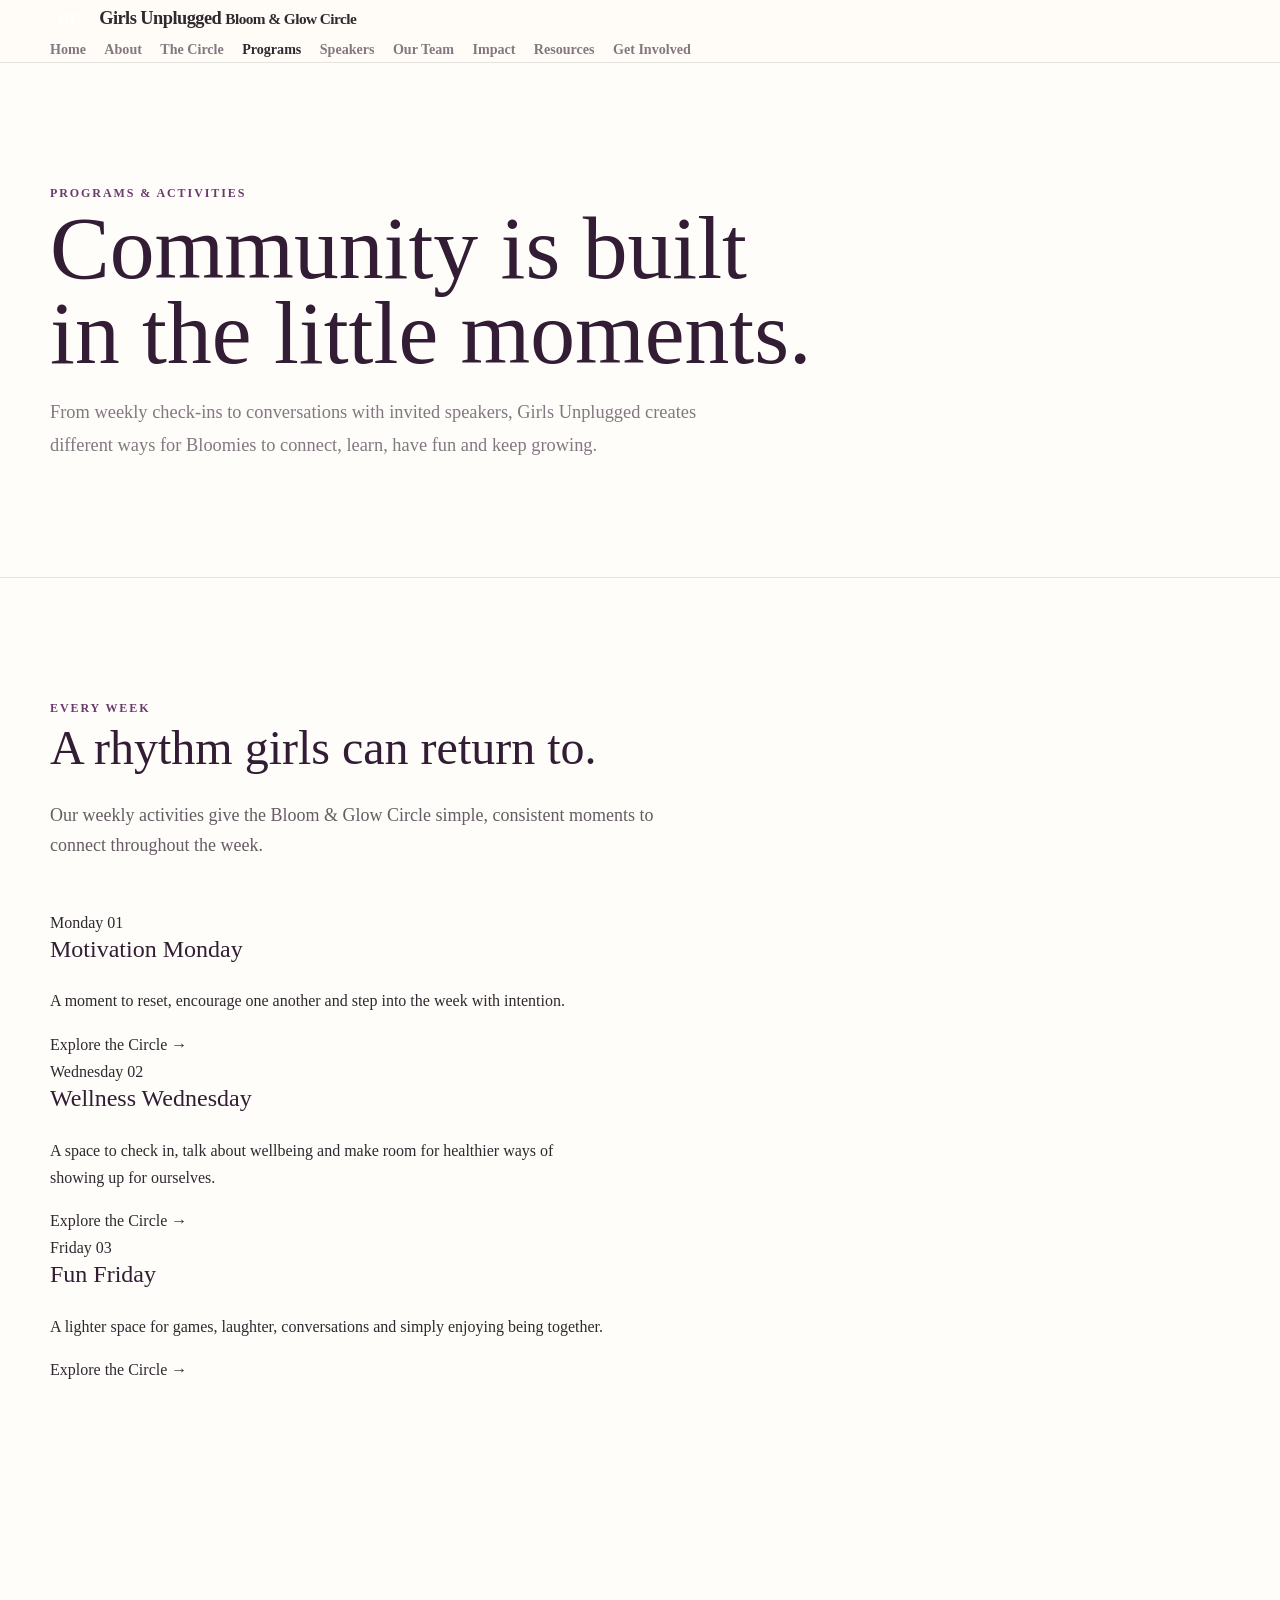
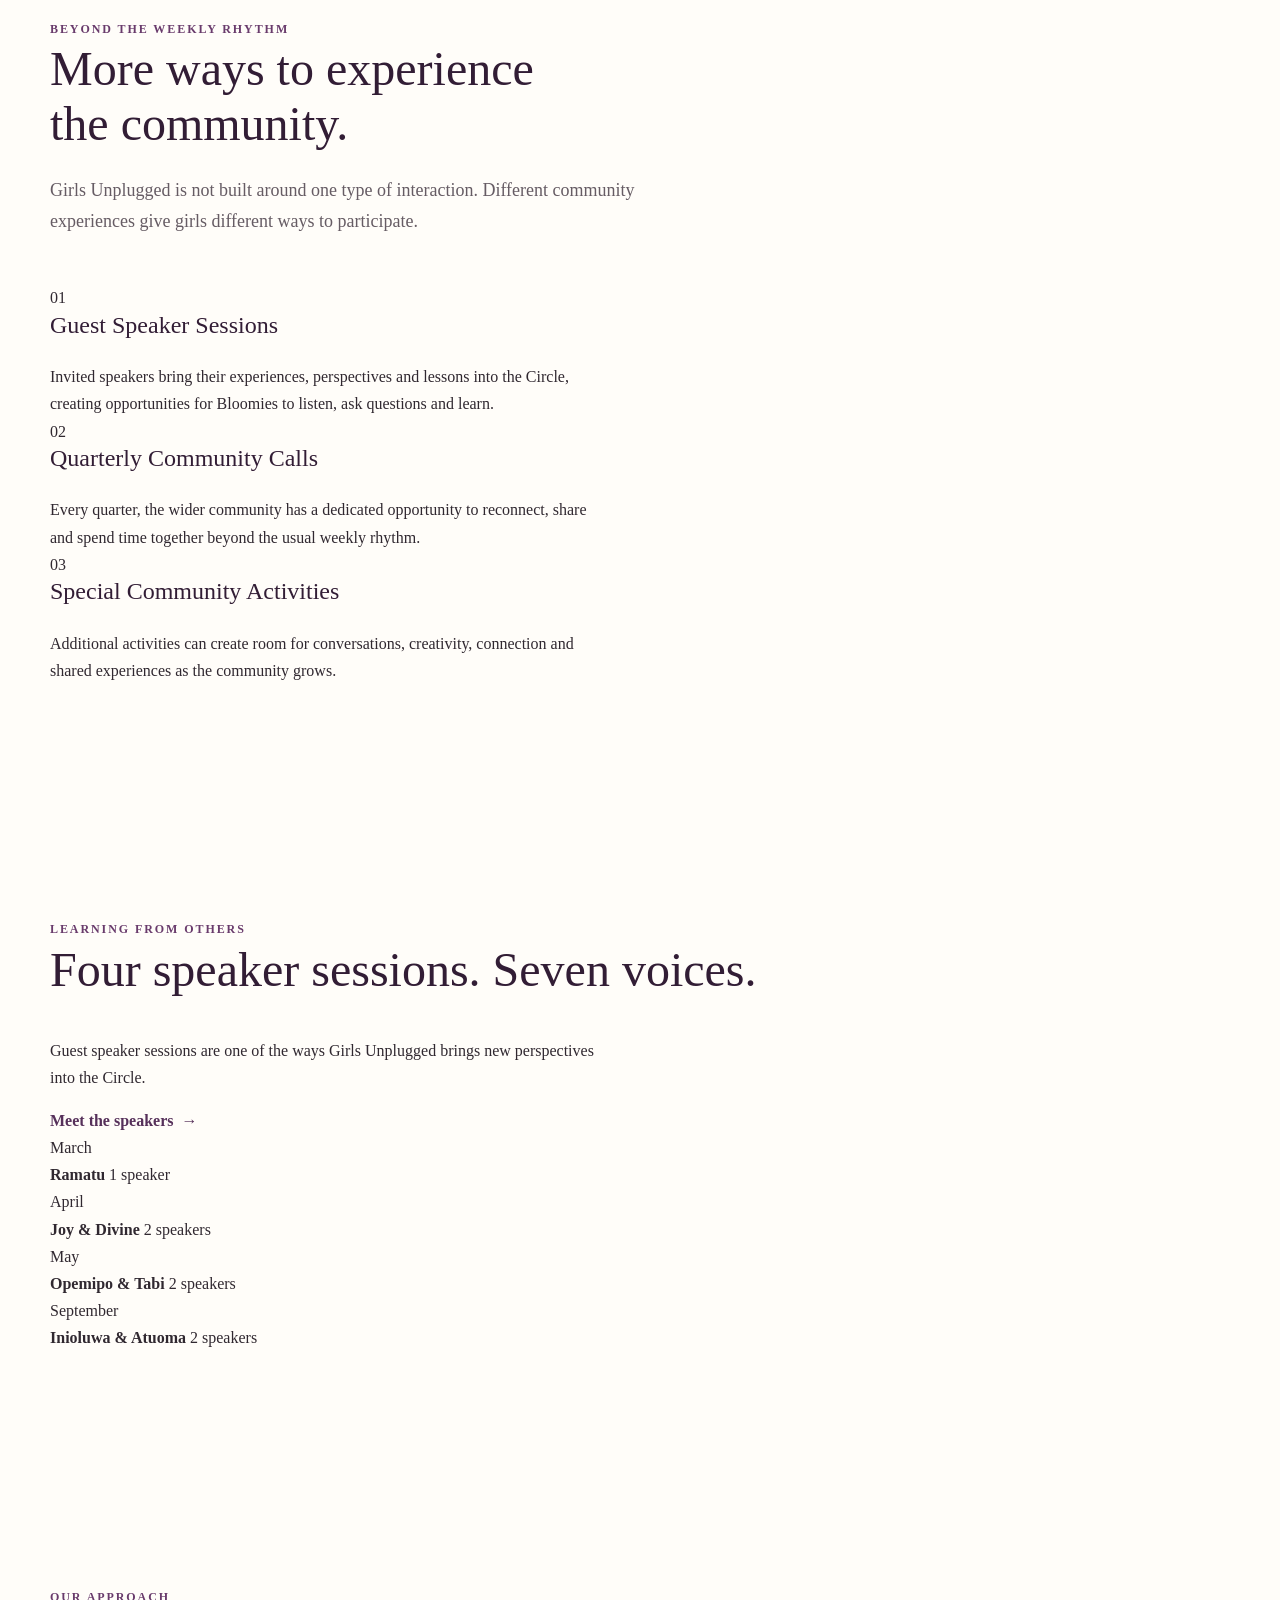
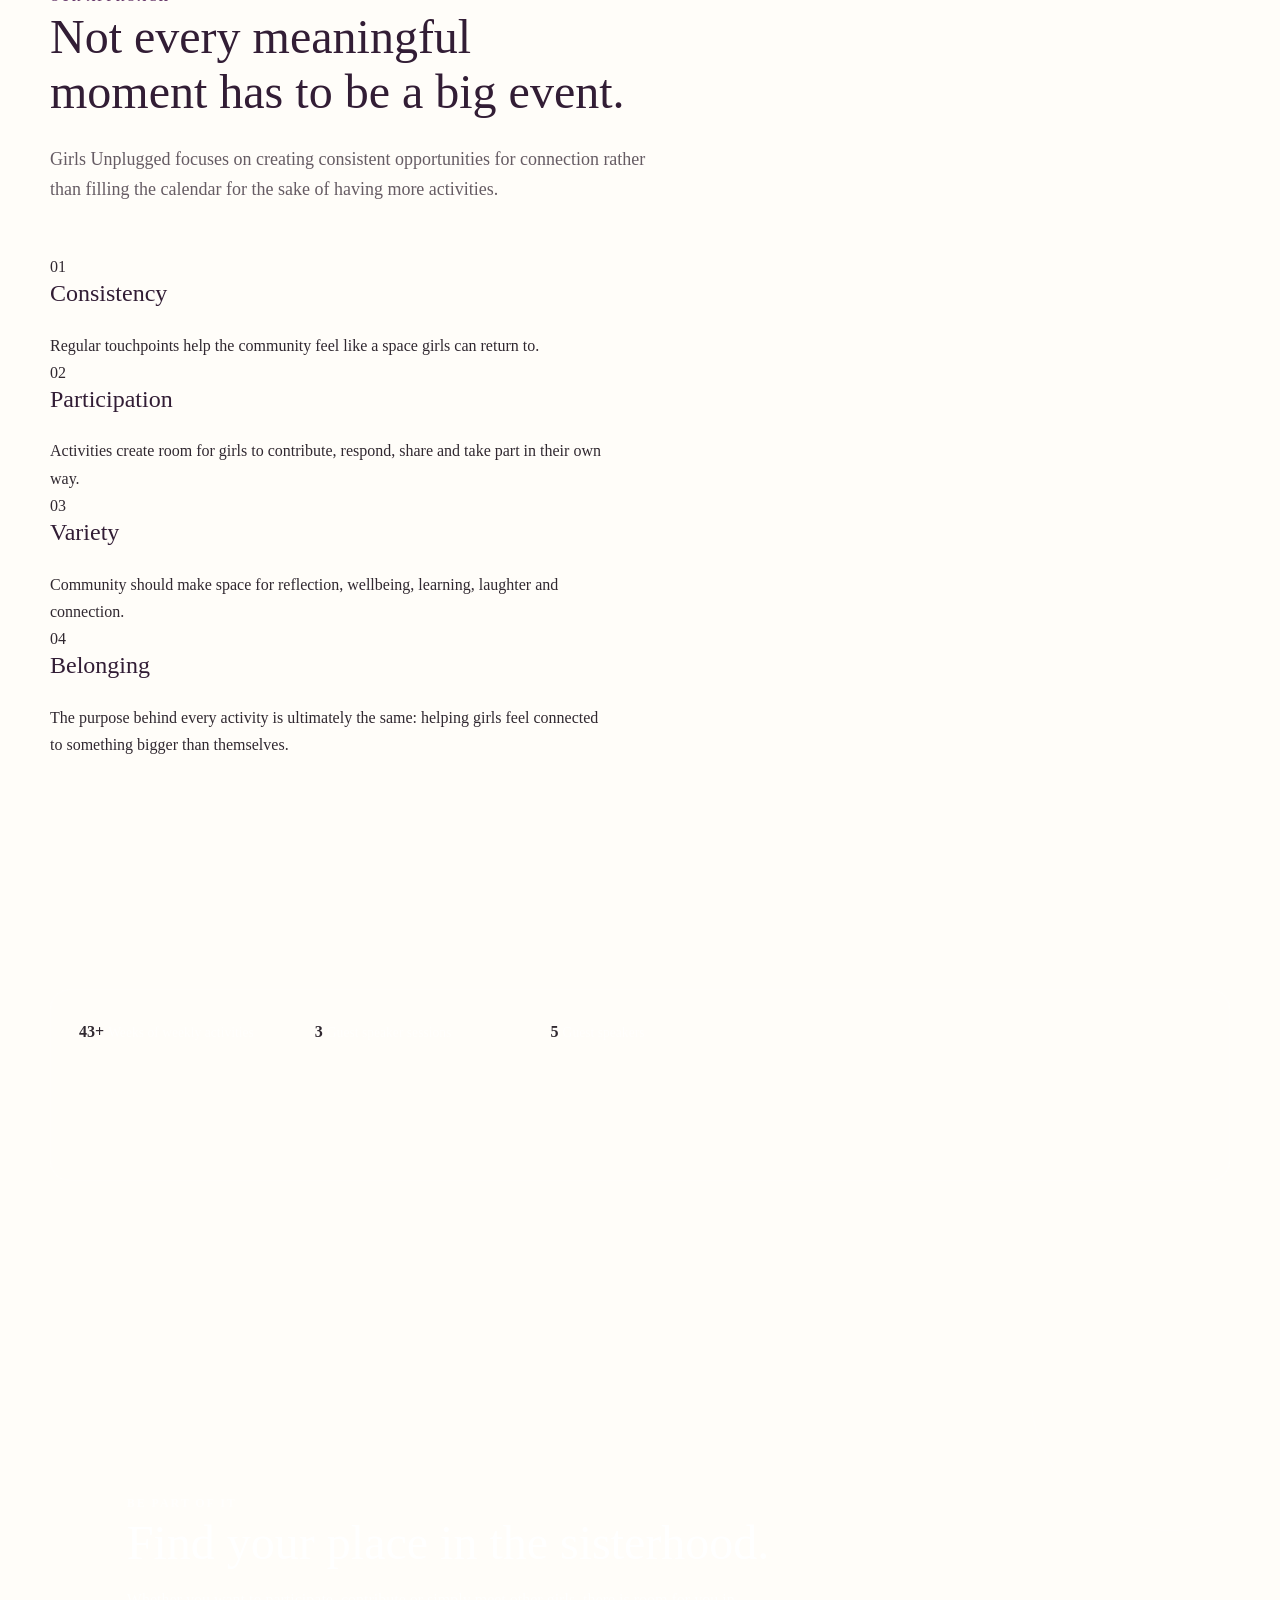
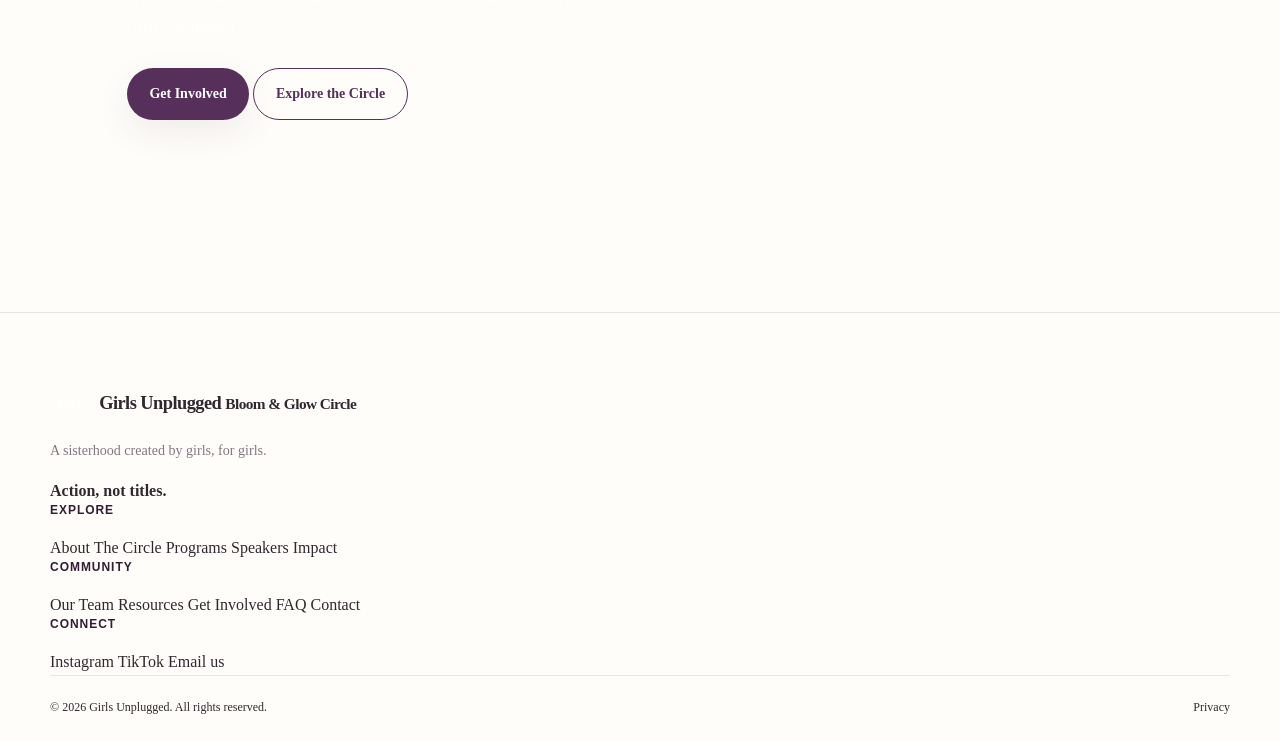
<file: programs.html>
<!DOCTYPE html>
<html lang="en">
<head>
  <meta charset="UTF-8">
  <meta name="viewport" content="width=device-width, initial-scale=1.0">

  <meta
    name="description"
    content="Explore the programs, activities and community experiences at Girls Unplugged."
  >

  <title>Programs | Girls Unplugged</title>

  <link rel="stylesheet" href="css/base.css">
  <link rel="stylesheet" href="css/components.css">
  <link rel="stylesheet" href="css/pages.css">
</head>

<body class="page-programs">

  <!-- =====================================================
       HEADER
       ===================================================== -->

  <header class="site-header">
    <div class="container site-header-inner">

      <a
        class="site-logo"
        href="index.html"
        aria-label="Girls Unplugged home"
      >
        <span class="site-logo-mark">GU</span>

        <span class="site-logo-text">
          <strong>Girls Unplugged</strong>
          <small>Bloom &amp; Glow Circle</small>
        </span>
      </a>

      <button
        class="nav-toggle"
        type="button"
        aria-label="Open navigation"
        aria-expanded="false"
        aria-controls="site-navigation"
      >
        <span></span>
        <span></span>
        <span></span>
      </button>

      <nav
        class="site-nav"
        id="site-navigation"
        aria-label="Main navigation"
      >
        <a href="index.html">Home</a>
        <a href="about.html">About</a>
        <a href="circle.html">The Circle</a>
        <a href="programs.html">Programs</a>
        <a href="speakers.html">Speakers</a>
        <a href="team.html">Our Team</a>
        <a href="impact.html">Impact</a>
        <a href="resources.html">Resources</a>
        <a href="get-involved.html">Get Involved</a>
      </nav>

    </div>
  </header>


  <main>

    <!-- ===================================================
         HERO
         =================================================== -->

    <section class="page-hero section">
      <div class="container">

        <div class="page-hero-content" data-reveal>

          <span class="eyebrow">
            Programs &amp; Activities
          </span>

          <h1>
            Community is built in the little moments.
          </h1>

          <p class="lead">
            From weekly check-ins to conversations with invited speakers,
            Girls Unplugged creates different ways for Bloomies to connect,
            learn, have fun and keep growing.
          </p>

        </div>

      </div>
    </section>


    <!-- ===================================================
         WEEKLY PROGRAMMING
         =================================================== -->

    <section class="section section-soft">
      <div class="container">

        <div class="section-heading" data-reveal>
          <span class="eyebrow">
            Every week
          </span>

          <h2>
            A rhythm girls can return to.
          </h2>

          <p>
            Our weekly activities give the Bloom &amp; Glow Circle
            simple, consistent moments to connect throughout the week.
          </p>
        </div>


        <div class="program-grid">

          <article class="program-card program-card-featured" data-reveal>

            <div class="program-card-top">
              <span class="program-day">
                Monday
              </span>

              <span class="program-index">
                01
              </span>
            </div>

            <h3>
              Motivation Monday
            </h3>

            <p>
              A moment to reset, encourage one another and step into
              the week with intention.
            </p>

            <a href="circle.html">
              Explore the Circle
              <span aria-hidden="true">→</span>
            </a>

          </article>


          <article class="program-card" data-reveal>

            <div class="program-card-top">
              <span class="program-day">
                Wednesday
              </span>

              <span class="program-index">
                02
              </span>
            </div>

            <h3>
              Wellness Wednesday
            </h3>

            <p>
              A space to check in, talk about wellbeing and make room
              for healthier ways of showing up for ourselves.
            </p>

            <a href="circle.html">
              Explore the Circle
              <span aria-hidden="true">→</span>
            </a>

          </article>


          <article class="program-card" data-reveal>

            <div class="program-card-top">
              <span class="program-day">
                Friday
              </span>

              <span class="program-index">
                03
              </span>
            </div>

            <h3>
              Fun Friday
            </h3>

            <p>
              A lighter space for games, laughter, conversations and
              simply enjoying being together.
            </p>

            <a href="circle.html">
              Explore the Circle
              <span aria-hidden="true">→</span>
            </a>

          </article>

        </div>

      </div>
    </section>


    <!-- ===================================================
         COMMUNITY EXPERIENCES
         =================================================== -->

    <section class="section">
      <div class="container">

        <div class="section-heading" data-reveal>
          <span class="eyebrow">
            Beyond the weekly rhythm
          </span>

          <h2>
            More ways to experience the community.
          </h2>

          <p>
            Girls Unplugged is not built around one type of interaction.
            Different community experiences give girls different ways
            to participate.
          </p>
        </div>


        <div class="experience-grid">

          <article class="experience-card" data-reveal>

            <div class="experience-number">
              01
            </div>

            <div>
              <h3>
                Guest Speaker Sessions
              </h3>

              <p>
                Invited speakers bring their experiences, perspectives
                and lessons into the Circle, creating opportunities for
                Bloomies to listen, ask questions and learn.
              </p>
            </div>

          </article>


          <article class="experience-card" data-reveal>

            <div class="experience-number">
              02
            </div>

            <div>
              <h3>
                Quarterly Community Calls
              </h3>

              <p>
                Every quarter, the wider community has a dedicated
                opportunity to reconnect, share and spend time together
                beyond the usual weekly rhythm.
              </p>
            </div>

          </article>


          <article class="experience-card" data-reveal>

            <div class="experience-number">
              03
            </div>

            <div>
              <h3>
                Special Community Activities
              </h3>

              <p>
                Additional activities can create room for conversations,
                creativity, connection and shared experiences as the
                community grows.
              </p>
            </div>

          </article>

        </div>

      </div>
    </section>


    <!-- ===================================================
         SPEAKER SESSIONS SNAPSHOT
         =================================================== -->

    <section class="section section-soft">
      <div class="container">

        <div class="split-layout split-layout-align-start">

          <div data-reveal>
            <span class="eyebrow">
              Learning from others
            </span>

            <h2>
              Four speaker sessions. Seven voices.
            </h2>

            <p>
              Guest speaker sessions are one of the ways Girls Unplugged
              brings new perspectives into the Circle.
            </p>

            <a
              class="text-link"
              href="speakers.html"
            >
              Meet the speakers
              <span aria-hidden="true">→</span>
            </a>
          </div>


          <div class="timeline" data-reveal>

            <div class="timeline-item">
              <span class="timeline-month">
                March
              </span>

              <div>
                <strong>
                  Ramatu
                </strong>

                <span>
                  1 speaker
                </span>
              </div>
            </div>


            <div class="timeline-item">
              <span class="timeline-month">
                April
              </span>

              <div>
                <strong>
                  Joy &amp; Divine
                </strong>

                <span>
                  2 speakers
                </span>
              </div>
            </div>


            <div class="timeline-item">
              <span class="timeline-month">
                May
              </span>

              <div>
                <strong>
                  Opemipo &amp; Tabi
                </strong>

                <span>
                  2 speakers
                </span>
              </div>
            </div>


            <div class="timeline-item">
              <span class="timeline-month">
                September
              </span>

              <div>
                <strong>
                  Inioluwa &amp; Atuoma
                </strong>

                <span>
                  2 speakers
                </span>
              </div>
            </div>

          </div>

        </div>

      </div>
    </section>


    <!-- ===================================================
         PROGRAM PHILOSOPHY
         =================================================== -->

    <section class="section section-dark">
      <div class="container">

        <div class="section-heading section-heading-light" data-reveal>
          <span class="eyebrow">
            Our approach
          </span>

          <h2>
            Not every meaningful moment has to be a big event.
          </h2>

          <p>
            Girls Unplugged focuses on creating consistent opportunities
            for connection rather than filling the calendar for the sake
            of having more activities.
          </p>
        </div>


        <div class="principles-grid">

          <article class="principle-card" data-reveal>
            <span>
              01
            </span>

            <h3>
              Consistency
            </h3>

            <p>
              Regular touchpoints help the community feel like a space
              girls can return to.
            </p>
          </article>


          <article class="principle-card" data-reveal>
            <span>
              02
            </span>

            <h3>
              Participation
            </h3>

            <p>
              Activities create room for girls to contribute, respond,
              share and take part in their own way.
            </p>
          </article>


          <article class="principle-card" data-reveal>
            <span>
              03
            </span>

            <h3>
              Variety
            </h3>

            <p>
              Community should make space for reflection, wellbeing,
              learning, laughter and connection.
            </p>
          </article>


          <article class="principle-card" data-reveal>
            <span>
              04
            </span>

            <h3>
              Belonging
            </h3>

            <p>
              The purpose behind every activity is ultimately the same:
              helping girls feel connected to something bigger than
              themselves.
            </p>
          </article>

        </div>

      </div>
    </section>


    <!-- ===================================================
         PROGRAM STATS
         =================================================== -->

    <section class="section">
      <div class="container">

        <div class="stats-grid">

          <article class="stat-card" data-reveal>
            <strong
              class="stat-number"
              data-counter="51"
              data-suffix="+"
            >
              0+
            </strong>

            <span class="stat-label">
              Weeks of weekly activities
            </span>
          </article>


          <article class="stat-card" data-reveal>
            <strong
              class="stat-number"
              data-counter="4"
              data-suffix=""
            >
              0
            </strong>

            <span class="stat-label">
              Guest speaker sessions
            </span>
          </article>


          <article class="stat-card" data-reveal>
            <strong
              class="stat-number"
              data-counter="7"
              data-suffix=""
            >
              0
            </strong>

            <span class="stat-label">
              Guest speakers
            </span>
          </article>

        </div>

      </div>
    </section>


    <!-- ===================================================
         CTA
         =================================================== -->

    <section class="section section-cta">
      <div class="container">

        <div class="cta-panel" data-reveal>

          <div>
            <span class="eyebrow">
              Be part of it
            </span>

            <h2>
              Find your place in the sisterhood.
            </h2>

            <p>
              Whether you want to participate, contribute or simply
              meet other girls, there is room for you in Girls Unplugged.
            </p>
          </div>

          <div class="cta-actions">

            <a
              class="button button-primary"
              href="get-involved.html"
            >
              Get Involved
            </a>

            <a
              class="button button-secondary"
              href="circle.html"
            >
              Explore the Circle
            </a>

          </div>

        </div>

      </div>
    </section>

  </main>


  <!-- =====================================================
       FOOTER
       ===================================================== -->

  <footer class="site-footer">

    <div class="container">

      <div class="footer-main">

        <div class="footer-brand">

          <a
            class="site-logo site-logo-footer"
            href="index.html"
            aria-label="Girls Unplugged home"
          >
            <span class="site-logo-mark">GU</span>

            <span class="site-logo-text">
              <strong>Girls Unplugged</strong>
              <small>Bloom &amp; Glow Circle</small>
            </span>
          </a>

          <p>
            A sisterhood created by girls, for girls.
          </p>

          <span class="footer-motto">
            Action, not titles.
          </span>

        </div>


        <div class="footer-column">
          <h3>Explore</h3>

          <a href="about.html">About</a>
          <a href="circle.html">The Circle</a>
          <a href="programs.html">Programs</a>
          <a href="speakers.html">Speakers</a>
          <a href="impact.html">Impact</a>
        </div>


        <div class="footer-column">
          <h3>Community</h3>

          <a href="team.html">Our Team</a>
          <a href="resources.html">Resources</a>
          <a href="get-involved.html">Get Involved</a>
          <a href="faq.html">FAQ</a>
          <a href="contact.html">Contact</a>
        </div>


        <div class="footer-column">
          <h3>Connect</h3>

          <a
            href="#"
            data-social="instagram"
            aria-label="Girls Unplugged on Instagram"
          >
            Instagram
          </a>

          <a
            href="#"
            data-social="tiktok"
            aria-label="Girls Unplugged on TikTok"
          >
            TikTok
          </a>

          <a href="mailto:grlsunplugged@gmail.com">
            Email us
          </a>
        </div>

      </div>


      <div class="footer-bottom">

        <span>
          &copy;
          <span data-current-year></span>
          Girls Unplugged. All rights reserved.
        </span>

        <a href="privacy.html">
          Privacy
        </a>

      </div>

    </div>

  </footer>


  <script src="js/data.js"></script>
  <script src="js/site.js"></script>

</body>
</html>
</file>
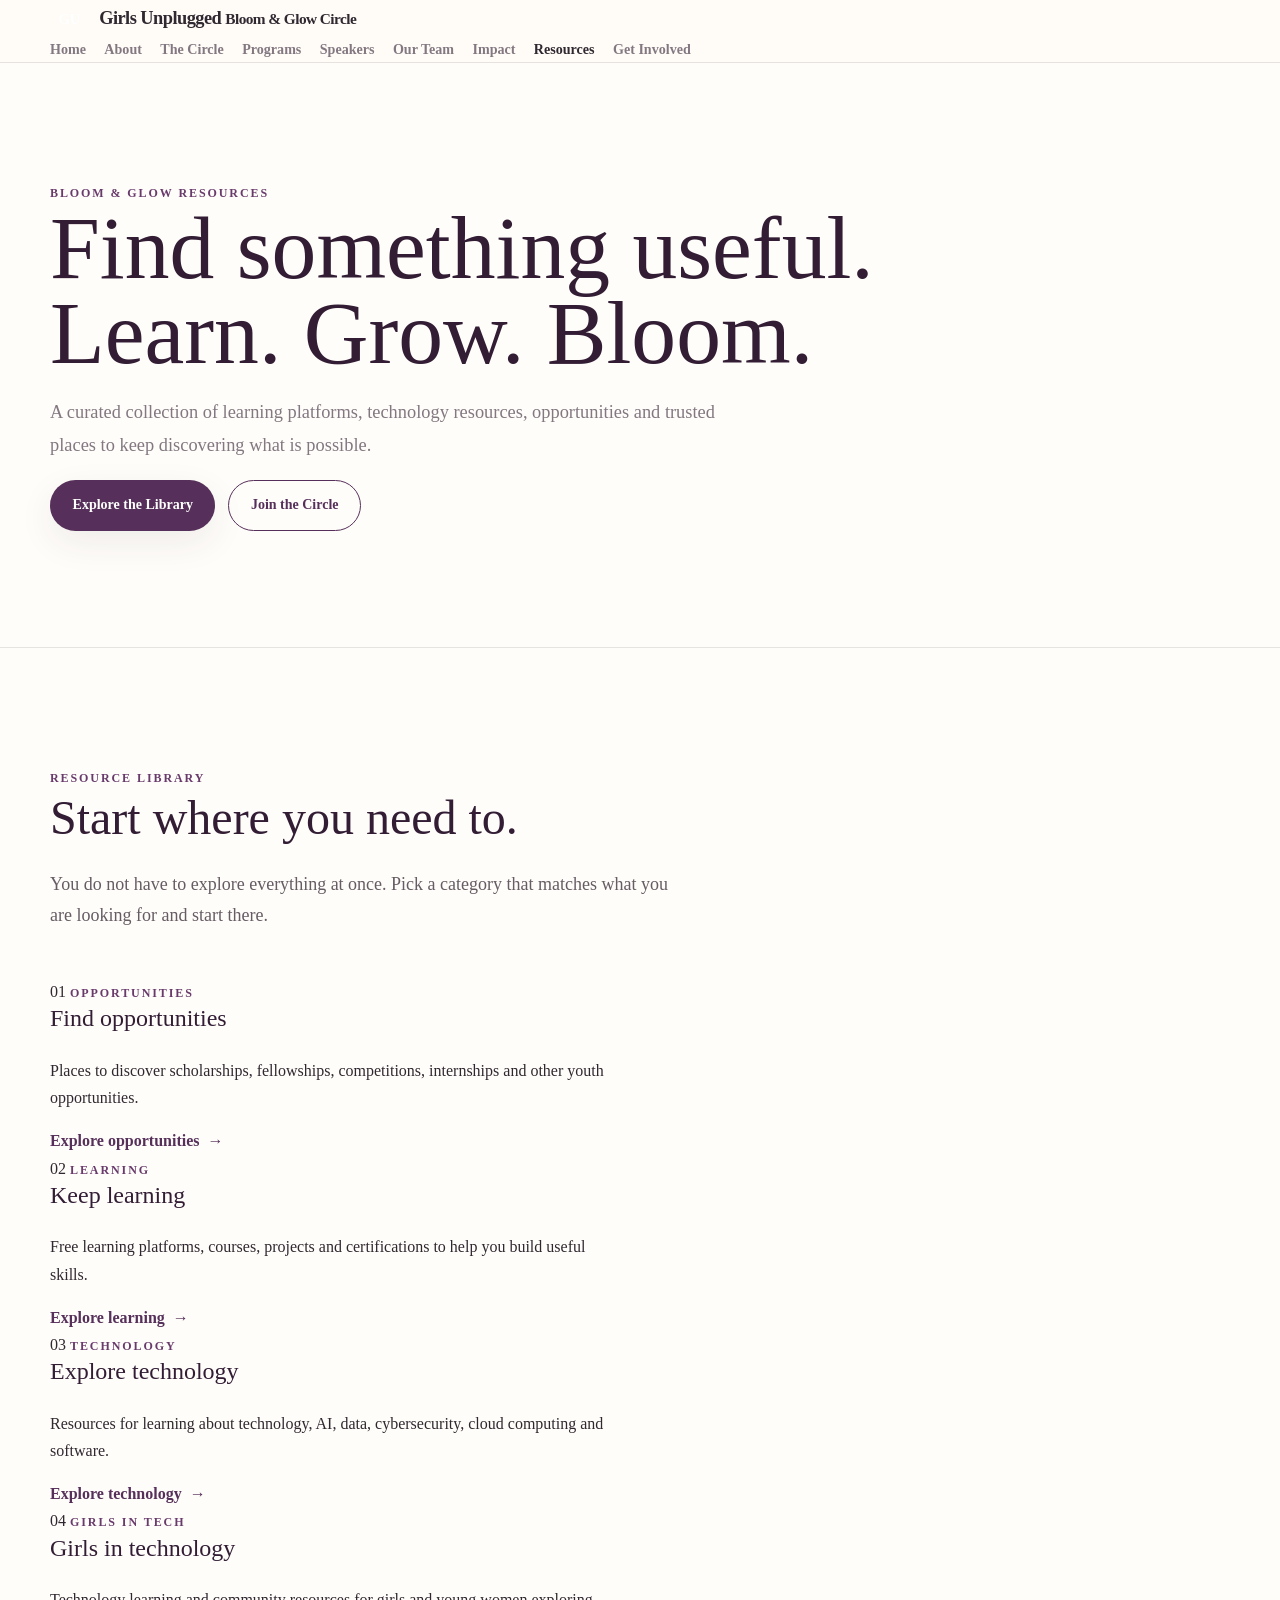
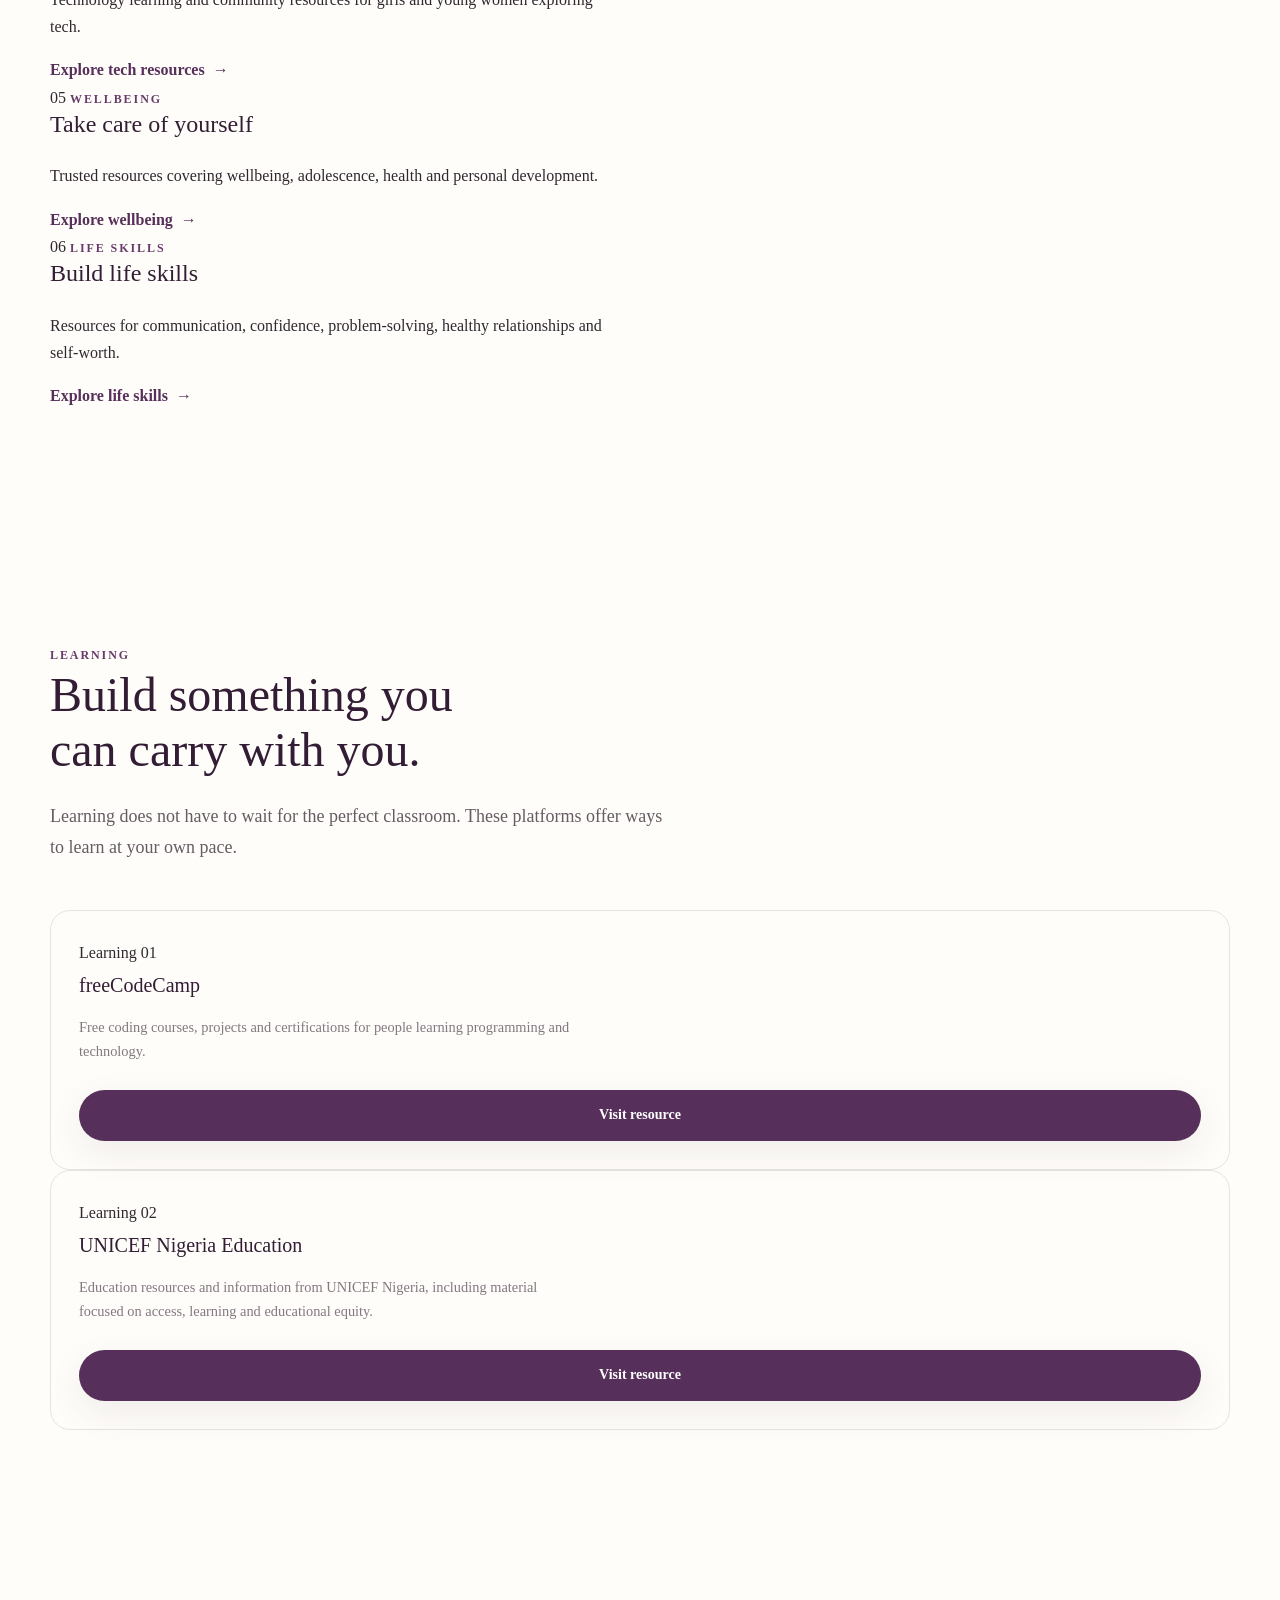
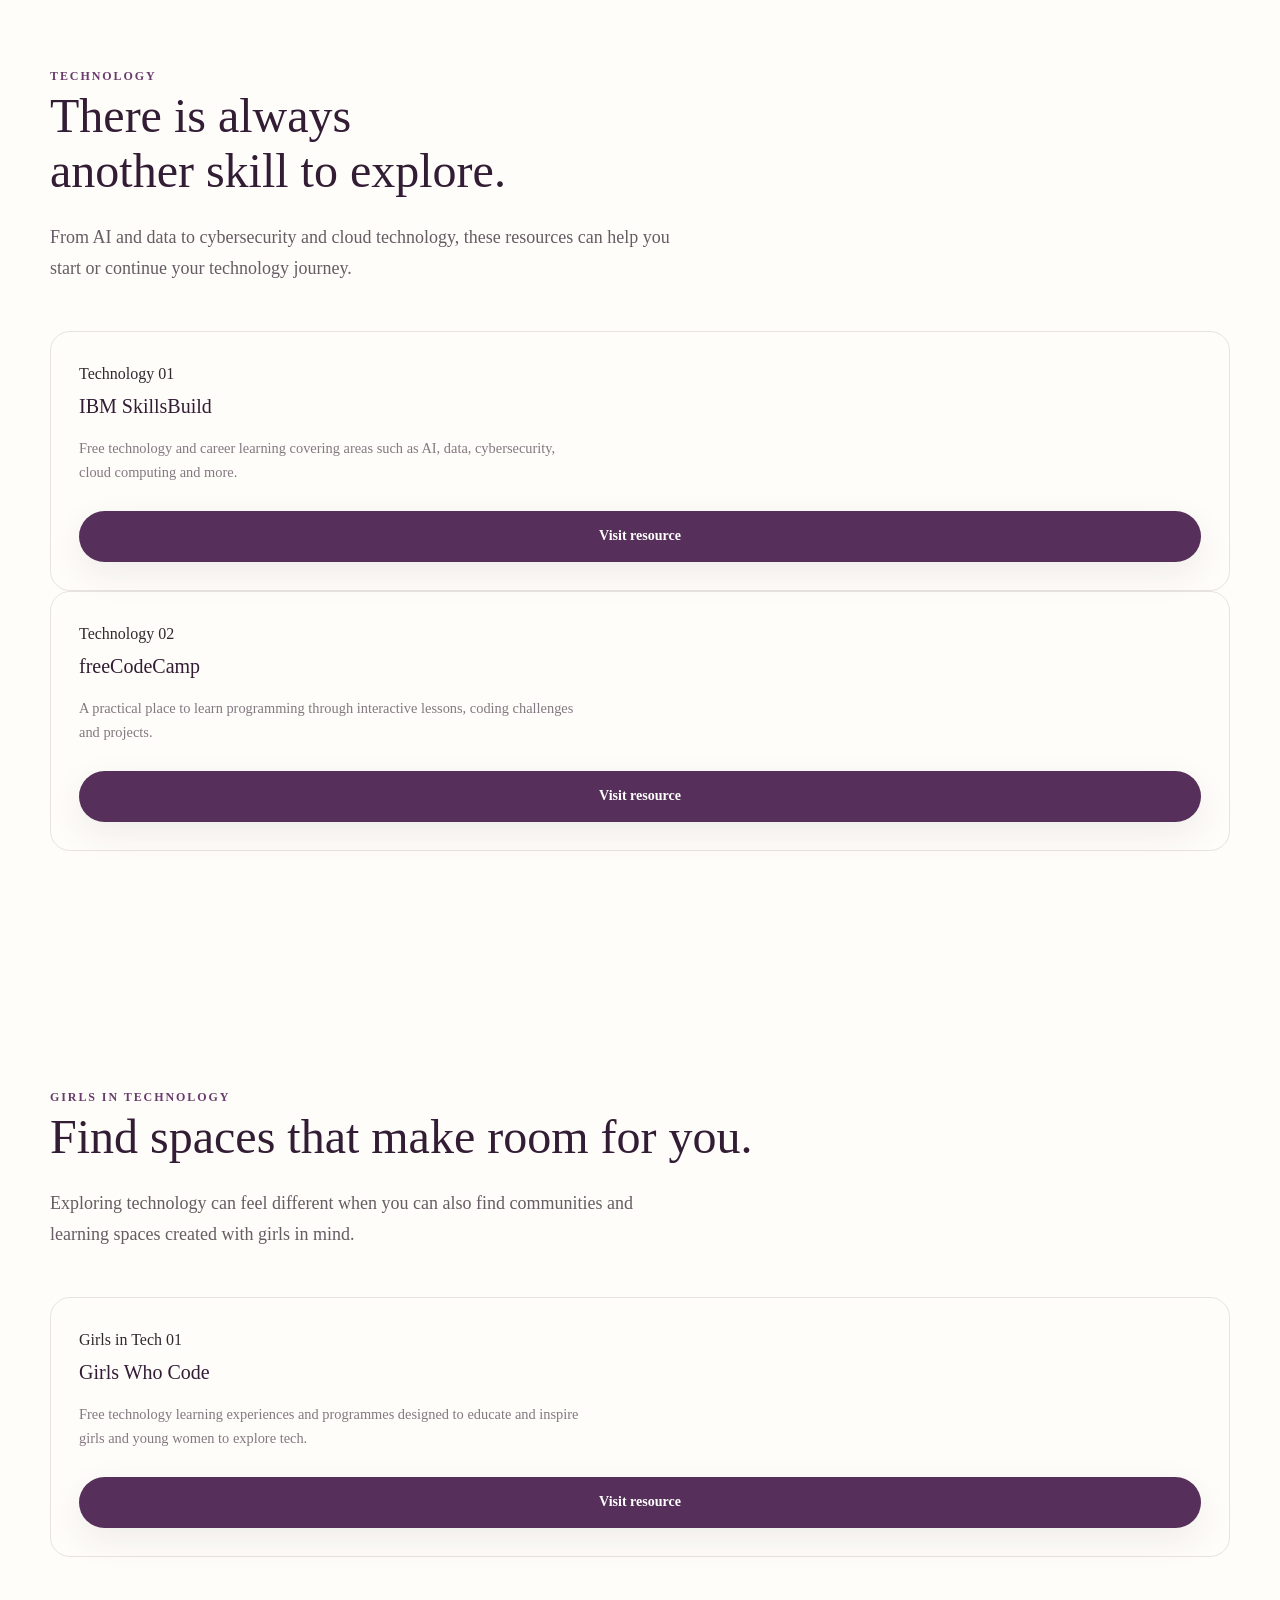
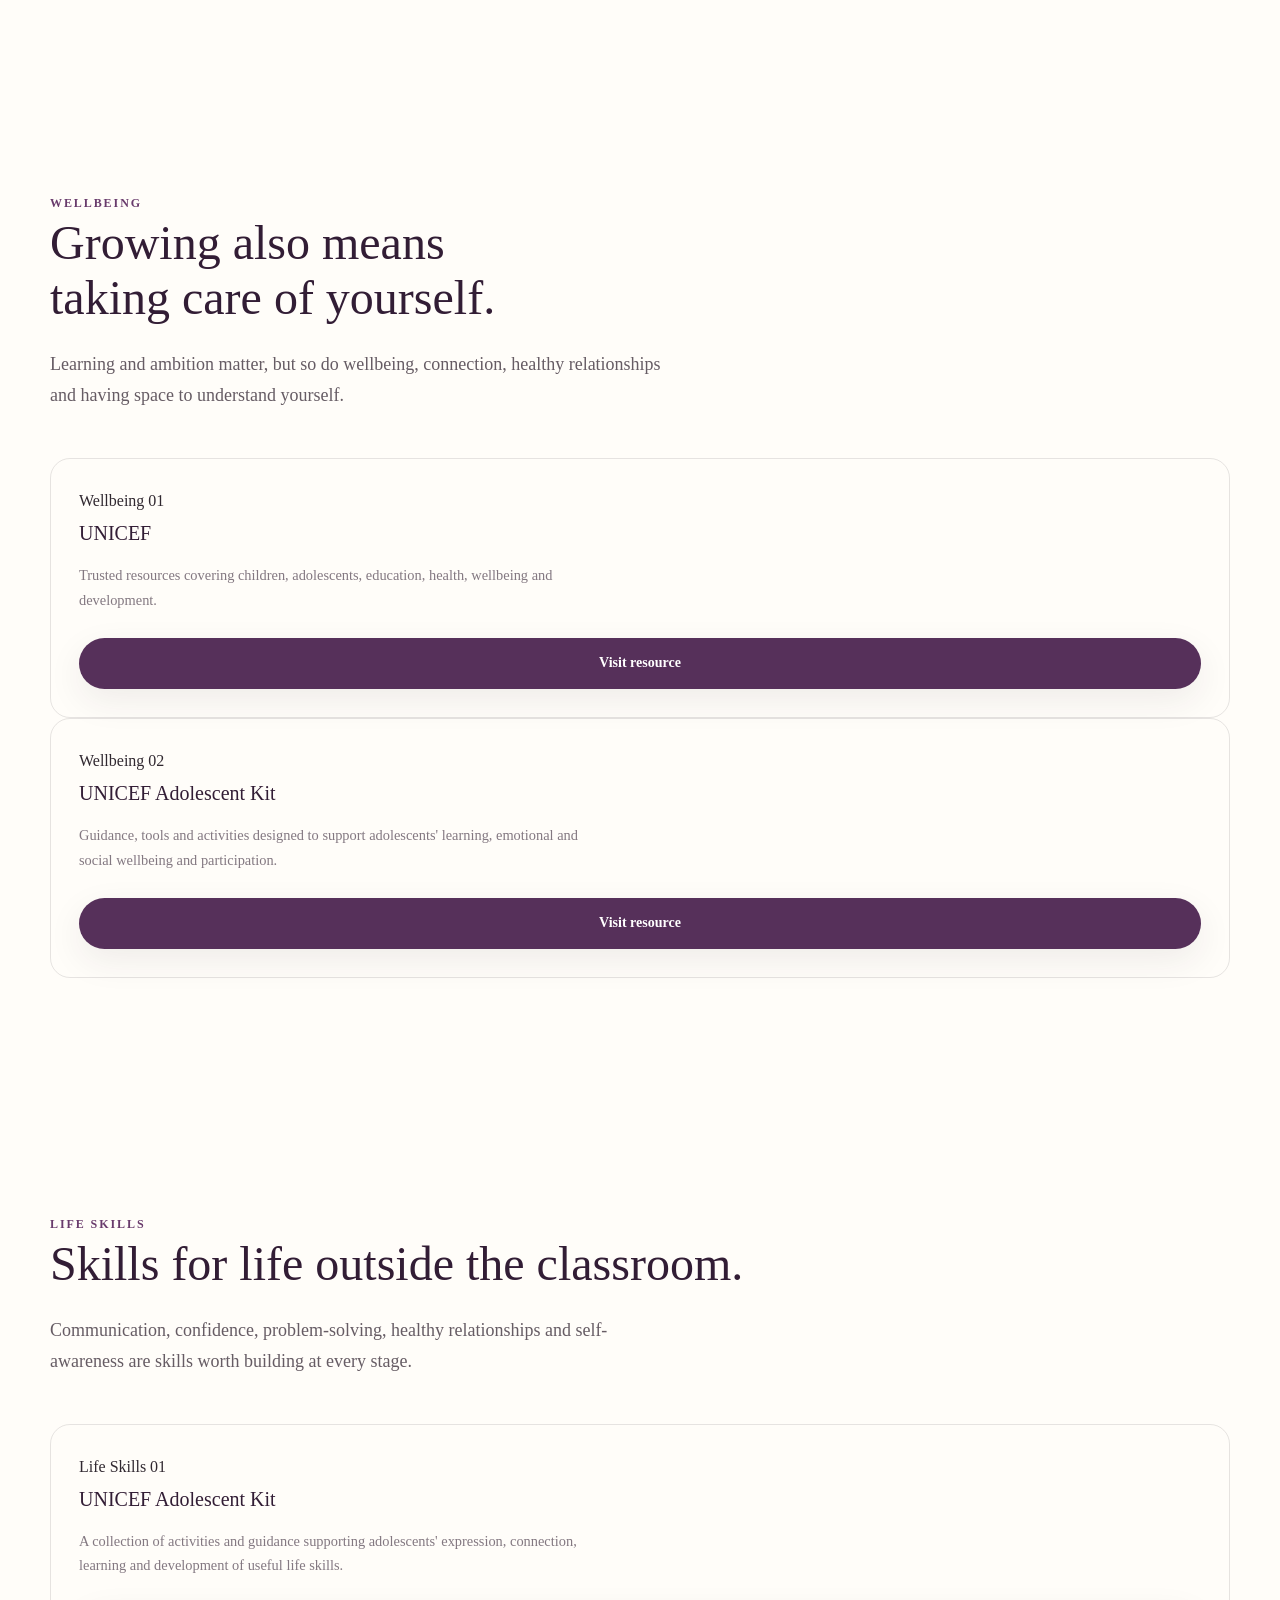
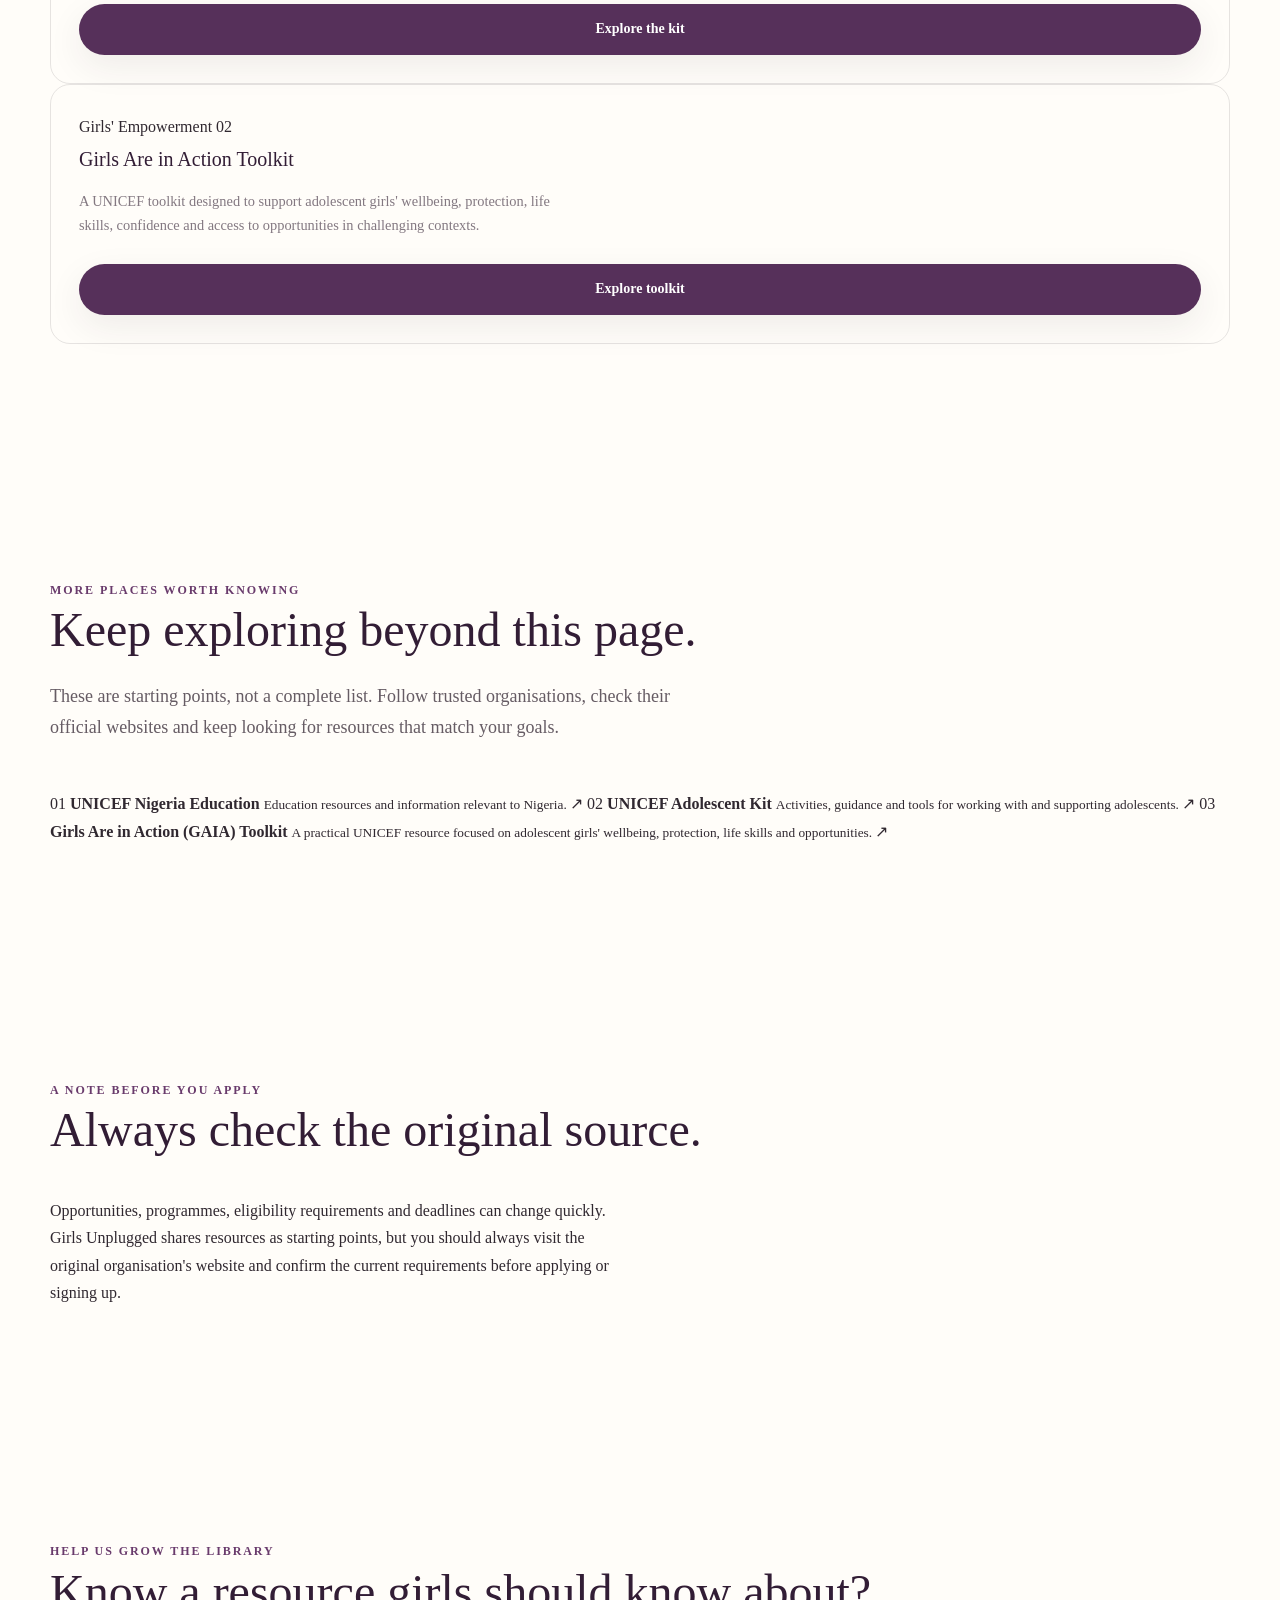
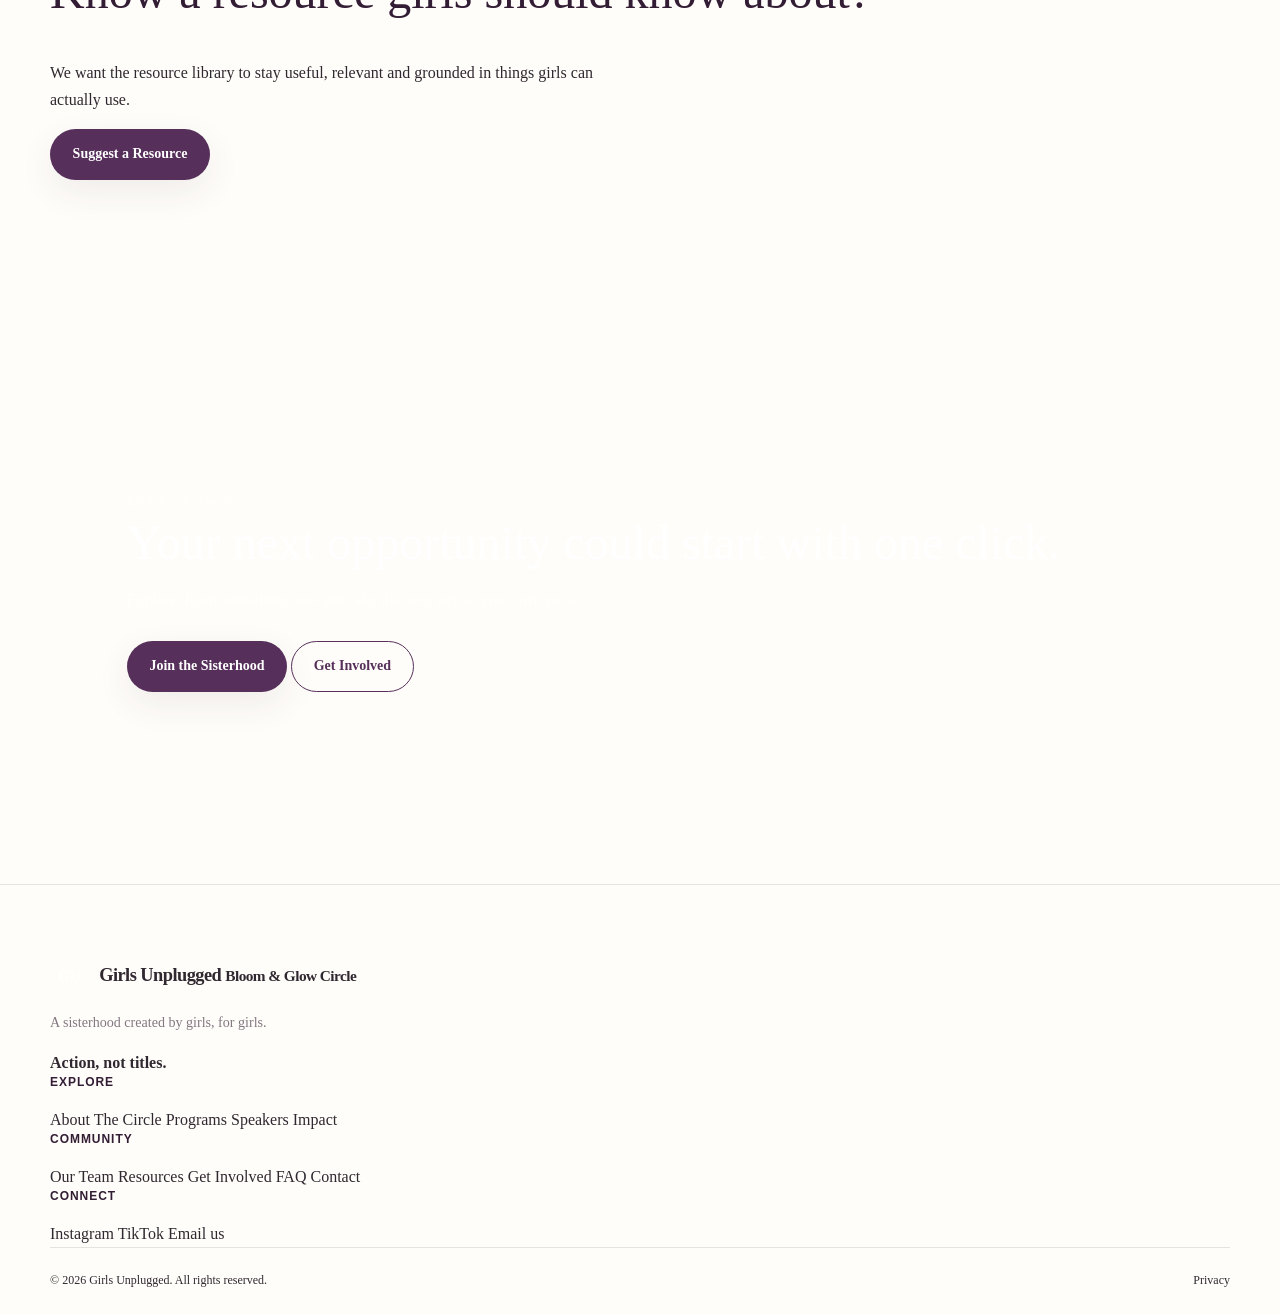
<file: resources.html>
<!DOCTYPE html>
<html lang="en">
<head>
  <meta charset="UTF-8">
  <meta name="viewport" content="width=device-width, initial-scale=1.0">

  <meta
    name="description"
    content="Explore the Girls Unplugged resource library for learning, technology, opportunities, wellbeing and life skills."
  >

  <title>Resources | Girls Unplugged</title>

  <link rel="stylesheet" href="css/base.css">
  <link rel="stylesheet" href="css/components.css">
  <link rel="stylesheet" href="css/pages.css">
</head>

<body class="page-resources">

  <!-- =====================================================
       HEADER
       ===================================================== -->

  <header class="site-header">
    <div class="container site-header-inner">

      <a
        class="site-logo"
        href="index.html"
        aria-label="Girls Unplugged home"
      >
        <span class="site-logo-mark">GU</span>

        <span class="site-logo-text">
          <strong>Girls Unplugged</strong>
          <small>Bloom &amp; Glow Circle</small>
        </span>
      </a>

      <button
        class="nav-toggle"
        type="button"
        aria-label="Open navigation"
        aria-expanded="false"
        aria-controls="site-navigation"
      >
        <span></span>
        <span></span>
        <span></span>
      </button>

      <nav
        class="site-nav"
        id="site-navigation"
        aria-label="Main navigation"
      >
        <a href="index.html">Home</a>
        <a href="about.html">About</a>
        <a href="circle.html">The Circle</a>
        <a href="programs.html">Programs</a>
        <a href="speakers.html">Speakers</a>
        <a href="team.html">Our Team</a>
        <a href="impact.html">Impact</a>
        <a href="resources.html">Resources</a>
        <a href="get-involved.html">Get Involved</a>
      </nav>

    </div>
  </header>


  <main>

    <!-- ===================================================
         HERO
         =================================================== -->

    <section class="page-hero section">
      <div class="container">

        <div class="page-hero-content" data-reveal>

          <span class="eyebrow">
            Bloom &amp; Glow Resources
          </span>

          <h1>
            Find something useful. Learn. Grow. Bloom.
          </h1>

          <p class="lead">
            A curated collection of learning platforms, technology
            resources, opportunities and trusted places to keep
            discovering what is possible.
          </p>

          <div class="hero-actions">

            <a
              class="button button-primary"
              href="#resource-library"
            >
              Explore the Library
            </a>

            <a
              class="button button-secondary"
              href="circle.html"
            >
              Join the Circle
            </a>

          </div>

        </div>

      </div>
    </section>


    <!-- ===================================================
         RESOURCE LIBRARY
         =================================================== -->

    <section
      class="section"
      id="resource-library"
    >
      <div class="container">

        <div class="section-heading" data-reveal>

          <span class="eyebrow">
            Resource Library
          </span>

          <h2>
            Start where you need to.
          </h2>

          <p>
            You do not have to explore everything at once. Pick a
            category that matches what you are looking for and start
            there.
          </p>

        </div>


        <div class="resource-category-grid">

          <!-- Opportunities -->

          <article
            class="resource-category-card"
            data-reveal
          >
            <span class="resource-category-index">
              01
            </span>

            <span class="eyebrow">
              Opportunities
            </span>

            <h3>
              Find opportunities
            </h3>

            <p>
              Places to discover scholarships, fellowships,
              competitions, internships and other youth opportunities.
            </p>

            <a
              class="text-link"
              href="get-involved.html#opportunities"
            >
              Explore opportunities
              <span aria-hidden="true">→</span>
            </a>
          </article>


          <!-- Learning -->

          <article
            class="resource-category-card"
            data-reveal
          >
            <span class="resource-category-index">
              02
            </span>

            <span class="eyebrow">
              Learning
            </span>

            <h3>
              Keep learning
            </h3>

            <p>
              Free learning platforms, courses, projects and
              certifications to help you build useful skills.
            </p>

            <a
              class="text-link"
              href="#learning-resources"
            >
              Explore learning
              <span aria-hidden="true">→</span>
            </a>
          </article>


          <!-- Technology -->

          <article
            class="resource-category-card"
            data-reveal
          >
            <span class="resource-category-index">
              03
            </span>

            <span class="eyebrow">
              Technology
            </span>

            <h3>
              Explore technology
            </h3>

            <p>
              Resources for learning about technology, AI, data,
              cybersecurity, cloud computing and software.
            </p>

            <a
              class="text-link"
              href="#technology-resources"
            >
              Explore technology
              <span aria-hidden="true">→</span>
            </a>
          </article>


          <!-- Girls in Tech -->

          <article
            class="resource-category-card"
            data-reveal
          >
            <span class="resource-category-index">
              04
            </span>

            <span class="eyebrow">
              Girls in Tech
            </span>

            <h3>
              Girls in technology
            </h3>

            <p>
              Technology learning and community resources for girls
              and young women exploring tech.
            </p>

            <a
              class="text-link"
              href="#girls-in-tech-resources"
            >
              Explore tech resources
              <span aria-hidden="true">→</span>
            </a>
          </article>


          <!-- Wellbeing -->

          <article
            class="resource-category-card"
            data-reveal
          >
            <span class="resource-category-index">
              05
            </span>

            <span class="eyebrow">
              Wellbeing
            </span>

            <h3>
              Take care of yourself
            </h3>

            <p>
              Trusted resources covering wellbeing, adolescence,
              health and personal development.
            </p>

            <a
              class="text-link"
              href="#wellbeing-resources"
            >
              Explore wellbeing
              <span aria-hidden="true">→</span>
            </a>
          </article>


          <!-- Life Skills -->

          <article
            class="resource-category-card"
            data-reveal
          >
            <span class="resource-category-index">
              06
            </span>

            <span class="eyebrow">
              Life Skills
            </span>

            <h3>
              Build life skills
            </h3>

            <p>
              Resources for communication, confidence, problem-solving,
              healthy relationships and self-worth.
            </p>

            <a
              class="text-link"
              href="#life-skills-resources"
            >
              Explore life skills
              <span aria-hidden="true">→</span>
            </a>
          </article>

        </div>

      </div>
    </section>


    <!-- ===================================================
         LEARNING
         =================================================== -->

    <section
      class="section section-soft"
      id="learning-resources"
    >
      <div class="container">

        <div class="section-heading" data-reveal>

          <span class="eyebrow">
            Learning
          </span>

          <h2>
            Build something you can carry with you.
          </h2>

          <p>
            Learning does not have to wait for the perfect classroom.
            These platforms offer ways to learn at your own pace.
          </p>

        </div>


        <div class="resource-list-grid">

          <article
            class="resource-card"
            data-reveal
          >
            <div class="resource-card-top">

              <span class="resource-card-category">
                Learning
              </span>

              <span class="resource-card-number">
                01
              </span>

            </div>

            <h3>
              freeCodeCamp
            </h3>

            <p>
              Free coding courses, projects and certifications for
              people learning programming and technology.
            </p>

            <a
              class="button button-small button-primary"
              href="https://www.freecodecamp.org/"
              target="_blank"
              rel="noopener noreferrer"
            >
              Visit resource
            </a>

          </article>


          <article
            class="resource-card"
            data-reveal
          >
            <div class="resource-card-top">

              <span class="resource-card-category">
                Learning
              </span>

              <span class="resource-card-number">
                02
              </span>

            </div>

            <h3>
              UNICEF Nigeria Education
            </h3>

            <p>
              Education resources and information from UNICEF Nigeria,
              including material focused on access, learning and
              educational equity.
            </p>

            <a
              class="button button-small button-primary"
              href="https://www.unicef.org/nigeria/education"
              target="_blank"
              rel="noopener noreferrer"
            >
              Visit resource
            </a>

          </article>

        </div>

      </div>
    </section>


    <!-- ===================================================
         TECHNOLOGY
         =================================================== -->

    <section
      class="section"
      id="technology-resources"
    >
      <div class="container">

        <div class="section-heading" data-reveal>

          <span class="eyebrow">
            Technology
          </span>

          <h2>
            There is always another skill to explore.
          </h2>

          <p>
            From AI and data to cybersecurity and cloud technology,
            these resources can help you start or continue your
            technology journey.
          </p>

        </div>


        <div class="resource-list-grid">

          <article
            class="resource-card"
            data-reveal
          >
            <div class="resource-card-top">

              <span class="resource-card-category">
                Technology
              </span>

              <span class="resource-card-number">
                01
              </span>

            </div>

            <h3>
              IBM SkillsBuild
            </h3>

            <p>
              Free technology and career learning covering areas such
              as AI, data, cybersecurity, cloud computing and more.
            </p>

            <a
              class="button button-small button-primary"
              href="https://skillsbuild.org/"
              target="_blank"
              rel="noopener noreferrer"
            >
              Visit resource
            </a>

          </article>


          <article
            class="resource-card"
            data-reveal
          >
            <div class="resource-card-top">

              <span class="resource-card-category">
                Technology
              </span>

              <span class="resource-card-number">
                02
              </span>

            </div>

            <h3>
              freeCodeCamp
            </h3>

            <p>
              A practical place to learn programming through
              interactive lessons, coding challenges and projects.
            </p>

            <a
              class="button button-small button-primary"
              href="https://www.freecodecamp.org/"
              target="_blank"
              rel="noopener noreferrer"
            >
              Visit resource
            </a>

          </article>

        </div>

      </div>
    </section>


    <!-- ===================================================
         GIRLS IN TECH
         =================================================== -->

    <section
      class="section section-soft"
      id="girls-in-tech-resources"
    >
      <div class="container">

        <div class="section-heading" data-reveal>

          <span class="eyebrow">
            Girls in Technology
          </span>

          <h2>
            Find spaces that make room for you.
          </h2>

          <p>
            Exploring technology can feel different when you can also
            find communities and learning spaces created with girls in
            mind.
          </p>

        </div>


        <div class="resource-list-grid">

          <article
            class="resource-card"
            data-reveal
          >
            <div class="resource-card-top">

              <span class="resource-card-category">
                Girls in Tech
              </span>

              <span class="resource-card-number">
                01
              </span>

            </div>

            <h3>
              Girls Who Code
            </h3>

            <p>
              Free technology learning experiences and programmes
              designed to educate and inspire girls and young women
              to explore tech.
            </p>

            <a
              class="button button-small button-primary"
              href="https://girlswhocode.com/"
              target="_blank"
              rel="noopener noreferrer"
            >
              Visit resource
            </a>

          </article>

        </div>

      </div>
    </section>


    <!-- ===================================================
         WELLBEING
         =================================================== -->

    <section
      class="section"
      id="wellbeing-resources"
    >
      <div class="container">

        <div class="section-heading" data-reveal>

          <span class="eyebrow">
            Wellbeing
          </span>

          <h2>
            Growing also means taking care of yourself.
          </h2>

          <p>
            Learning and ambition matter, but so do wellbeing,
            connection, healthy relationships and having space to
            understand yourself.
          </p>

        </div>


        <div class="resource-list-grid">

          <article
            class="resource-card"
            data-reveal
          >
            <div class="resource-card-top">

              <span class="resource-card-category">
                Wellbeing
              </span>

              <span class="resource-card-number">
                01
              </span>

            </div>

            <h3>
              UNICEF
            </h3>

            <p>
              Trusted resources covering children, adolescents,
              education, health, wellbeing and development.
            </p>

            <a
              class="button button-small button-primary"
              href="https://www.unicef.org/"
              target="_blank"
              rel="noopener noreferrer"
            >
              Visit resource
            </a>

          </article>


          <article
            class="resource-card"
            data-reveal
          >
            <div class="resource-card-top">

              <span class="resource-card-category">
                Wellbeing
              </span>

              <span class="resource-card-number">
                02
              </span>

            </div>

            <h3>
              UNICEF Adolescent Kit
            </h3>

            <p>
              Guidance, tools and activities designed to support
              adolescents' learning, emotional and social wellbeing
              and participation.
            </p>

            <a
              class="button button-small button-primary"
              href="https://www.unicef.org/adolescentkit/"
              target="_blank"
              rel="noopener noreferrer"
            >
              Visit resource
            </a>

          </article>

        </div>

      </div>
    </section>


        <!-- ===================================================
         LIFE SKILLS
         =================================================== -->

    <section
      class="section section-soft"
      id="life-skills-resources"
    >
      <div class="container">

        <div class="section-heading" data-reveal>

          <span class="eyebrow">
            Life Skills
          </span>

          <h2>
            Skills for life outside the classroom.
          </h2>

          <p>
            Communication, confidence, problem-solving, healthy
            relationships and self-awareness are skills worth building
            at every stage.
          </p>

        </div>


        <div class="resource-list-grid">

          <article
            class="resource-card"
            data-reveal
          >
            <div class="resource-card-top">

              <span class="resource-card-category">
                Life Skills
              </span>

              <span class="resource-card-number">
                01
              </span>

            </div>

            <h3>
              UNICEF Adolescent Kit
            </h3>

            <p>
              A collection of activities and guidance supporting
              adolescents' expression, connection, learning and
              development of useful life skills.
            </p>

            <a
              class="button button-small button-primary"
              href="https://www.unicef.org/adolescentkit/"
              target="_blank"
              rel="noopener noreferrer"
            >
              Explore the kit
            </a>

          </article>


          <article
            class="resource-card"
            data-reveal
          >
            <div class="resource-card-top">

              <span class="resource-card-category">
                Girls' Empowerment
              </span>

              <span class="resource-card-number">
                02
              </span>

            </div>

            <h3>
              Girls Are in Action Toolkit
            </h3>

            <p>
              A UNICEF toolkit designed to support adolescent girls'
              wellbeing, protection, life skills, confidence and
              access to opportunities in challenging contexts.
            </p>

            <a
              class="button button-small button-primary"
              href="https://www.unicef.org/esa/documents/girls-are-action-gaia-toolkit"
              target="_blank"
              rel="noopener noreferrer"
            >
              Explore toolkit
            </a>

          </article>

        </div>

      </div>
    </section>


    <!-- ===================================================
         MORE PLACES WORTH KNOWING
         =================================================== -->

    <section class="section">
      <div class="container">

        <div class="section-heading" data-reveal>

          <span class="eyebrow">
            More places worth knowing
          </span>

          <h2>
            Keep exploring beyond this page.
          </h2>

          <p>
            These are starting points, not a complete list. Follow
            trusted organisations, check their official websites and
            keep looking for resources that match your goals.
          </p>

        </div>


        <div class="resource-feature-list">

          <a
            class="resource-feature"
            href="https://www.unicef.org/nigeria/education"
            target="_blank"
            rel="noopener noreferrer"
            data-reveal
          >
            <span class="resource-feature-number">
              01
            </span>

            <span class="resource-feature-content">
              <strong>
                UNICEF Nigeria Education
              </strong>

              <small>
                Education resources and information relevant to Nigeria.
              </small>
            </span>

            <span
              class="resource-feature-arrow"
              aria-hidden="true"
            >
              ↗
            </span>
          </a>


          <a
            class="resource-feature"
            href="https://www.unicef.org/adolescentkit/"
            target="_blank"
            rel="noopener noreferrer"
            data-reveal
          >
            <span class="resource-feature-number">
              02
            </span>

            <span class="resource-feature-content">
              <strong>
                UNICEF Adolescent Kit
              </strong>

              <small>
                Activities, guidance and tools for working with and
                supporting adolescents.
              </small>
            </span>

            <span
              class="resource-feature-arrow"
              aria-hidden="true"
            >
              ↗
            </span>
          </a>


          <a
            class="resource-feature"
            href="https://www.unicef.org/esa/documents/girls-are-action-gaia-toolkit"
            target="_blank"
            rel="noopener noreferrer"
            data-reveal
          >
            <span class="resource-feature-number">
              03
            </span>

            <span class="resource-feature-content">
              <strong>
                Girls Are in Action (GAIA) Toolkit
              </strong>

              <small>
                A practical UNICEF resource focused on adolescent
                girls' wellbeing, protection, life skills and
                opportunities.
              </small>
            </span>

            <span
              class="resource-feature-arrow"
              aria-hidden="true"
            >
              ↗
            </span>
          </a>

        </div>

      </div>
    </section>


    <!-- ===================================================
         RESOURCE NOTE
         =================================================== -->

    <section class="section section-soft">
      <div class="container">

        <div
          class="notice-panel"
          data-reveal
        >
          <span class="eyebrow">
            A note before you apply
          </span>

          <h2>
            Always check the original source.
          </h2>

          <p>
            Opportunities, programmes, eligibility requirements and
            deadlines can change quickly. Girls Unplugged shares
            resources as starting points, but you should always visit
            the original organisation's website and confirm the current
            requirements before applying or signing up.
          </p>

        </div>

      </div>
    </section>


    <!-- ===================================================
         SUGGEST A RESOURCE
         =================================================== -->

    <section class="section">
      <div class="container">

        <div class="split-layout">

          <div data-reveal>

            <span class="eyebrow">
              Help us grow the library
            </span>

            <h2>
              Know a resource girls should know about?
            </h2>

          </div>

          <div data-reveal>

            <p>
              We want the resource library to stay useful, relevant
              and grounded in things girls can actually use.
            </p>

            <a
              class="button button-primary"
              href="mailto:grlsunplugged@gmail.com?subject=Resource%20Suggestion%20for%20Girls%20Unplugged"
            >
              Suggest a Resource
            </a>

          </div>

        </div>

      </div>
    </section>


    <!-- ===================================================
         FINAL CTA
         =================================================== -->

    <section class="section section-cta">
      <div class="container">

        <div class="cta-panel" data-reveal>

          <div>

            <span class="eyebrow">
              Keep growing
            </span>

            <h2>
              Your next opportunity could start with one click.
            </h2>

            <p>
              Explore, learn something new and take the next step
              at your own pace.
            </p>

          </div>

          <div class="cta-actions">

            <a
              class="button button-primary"
              href="circle.html"
            >
              Join the Sisterhood
            </a>

            <a
              class="button button-secondary"
              href="get-involved.html"
            >
              Get Involved
            </a>

          </div>

        </div>

      </div>
    </section>

  </main>


  <!-- =====================================================
       FOOTER
       ===================================================== -->

  <footer class="site-footer">

    <div class="container">

      <div class="footer-main">

        <div class="footer-brand">

          <a
            class="site-logo site-logo-footer"
            href="index.html"
            aria-label="Girls Unplugged home"
          >
            <span class="site-logo-mark">GU</span>

            <span class="site-logo-text">
              <strong>Girls Unplugged</strong>
              <small>Bloom &amp; Glow Circle</small>
            </span>
          </a>

          <p>
            A sisterhood created by girls, for girls.
          </p>

          <span class="footer-motto">
            Action, not titles.
          </span>

        </div>


        <div class="footer-column">

          <h3>
            Explore
          </h3>

          <a href="about.html">About</a>
          <a href="circle.html">The Circle</a>
          <a href="programs.html">Programs</a>
          <a href="speakers.html">Speakers</a>
          <a href="impact.html">Impact</a>

        </div>


        <div class="footer-column">

          <h3>
            Community
          </h3>

          <a href="team.html">Our Team</a>
          <a href="resources.html">Resources</a>
          <a href="get-involved.html">Get Involved</a>
          <a href="faq.html">FAQ</a>
          <a href="contact.html">Contact</a>

        </div>


        <div class="footer-column">

          <h3>
            Connect
          </h3>

          <a
            href="#"
            data-social="instagram"
            aria-label="Girls Unplugged on Instagram"
          >
            Instagram
          </a>

          <a
            href="#"
            data-social="tiktok"
            aria-label="Girls Unplugged on TikTok"
          >
            TikTok
          </a>

          <a href="mailto:grlsunplugged@gmail.com">
            Email us
          </a>

        </div>

      </div>


      <div class="footer-bottom">

        <span>
          &copy;
          <span data-current-year></span>
          Girls Unplugged. All rights reserved.
        </span>

        <a href="privacy.html">
          Privacy
        </a>

      </div>

    </div>

  </footer>


  <script src="js/data.js"></script>
  <script src="js/site.js"></script>

</body>
</html>
</file>
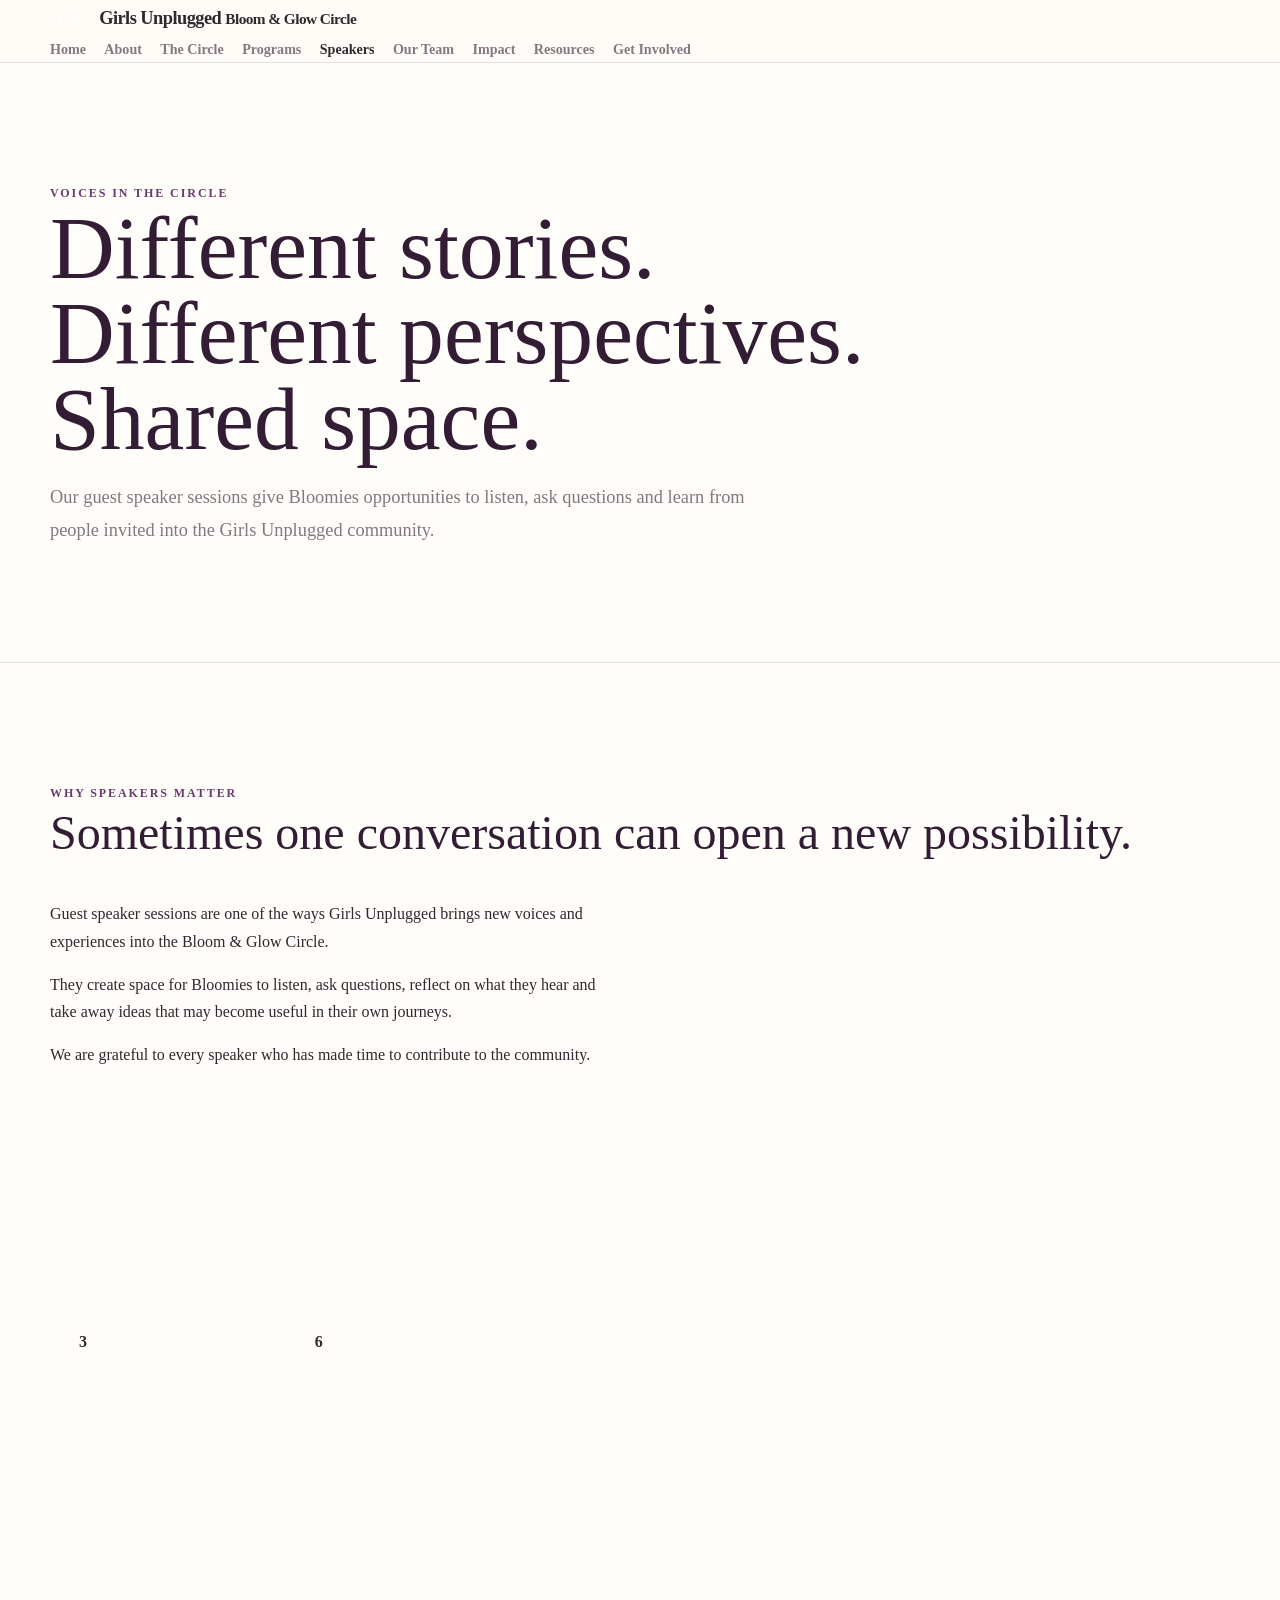
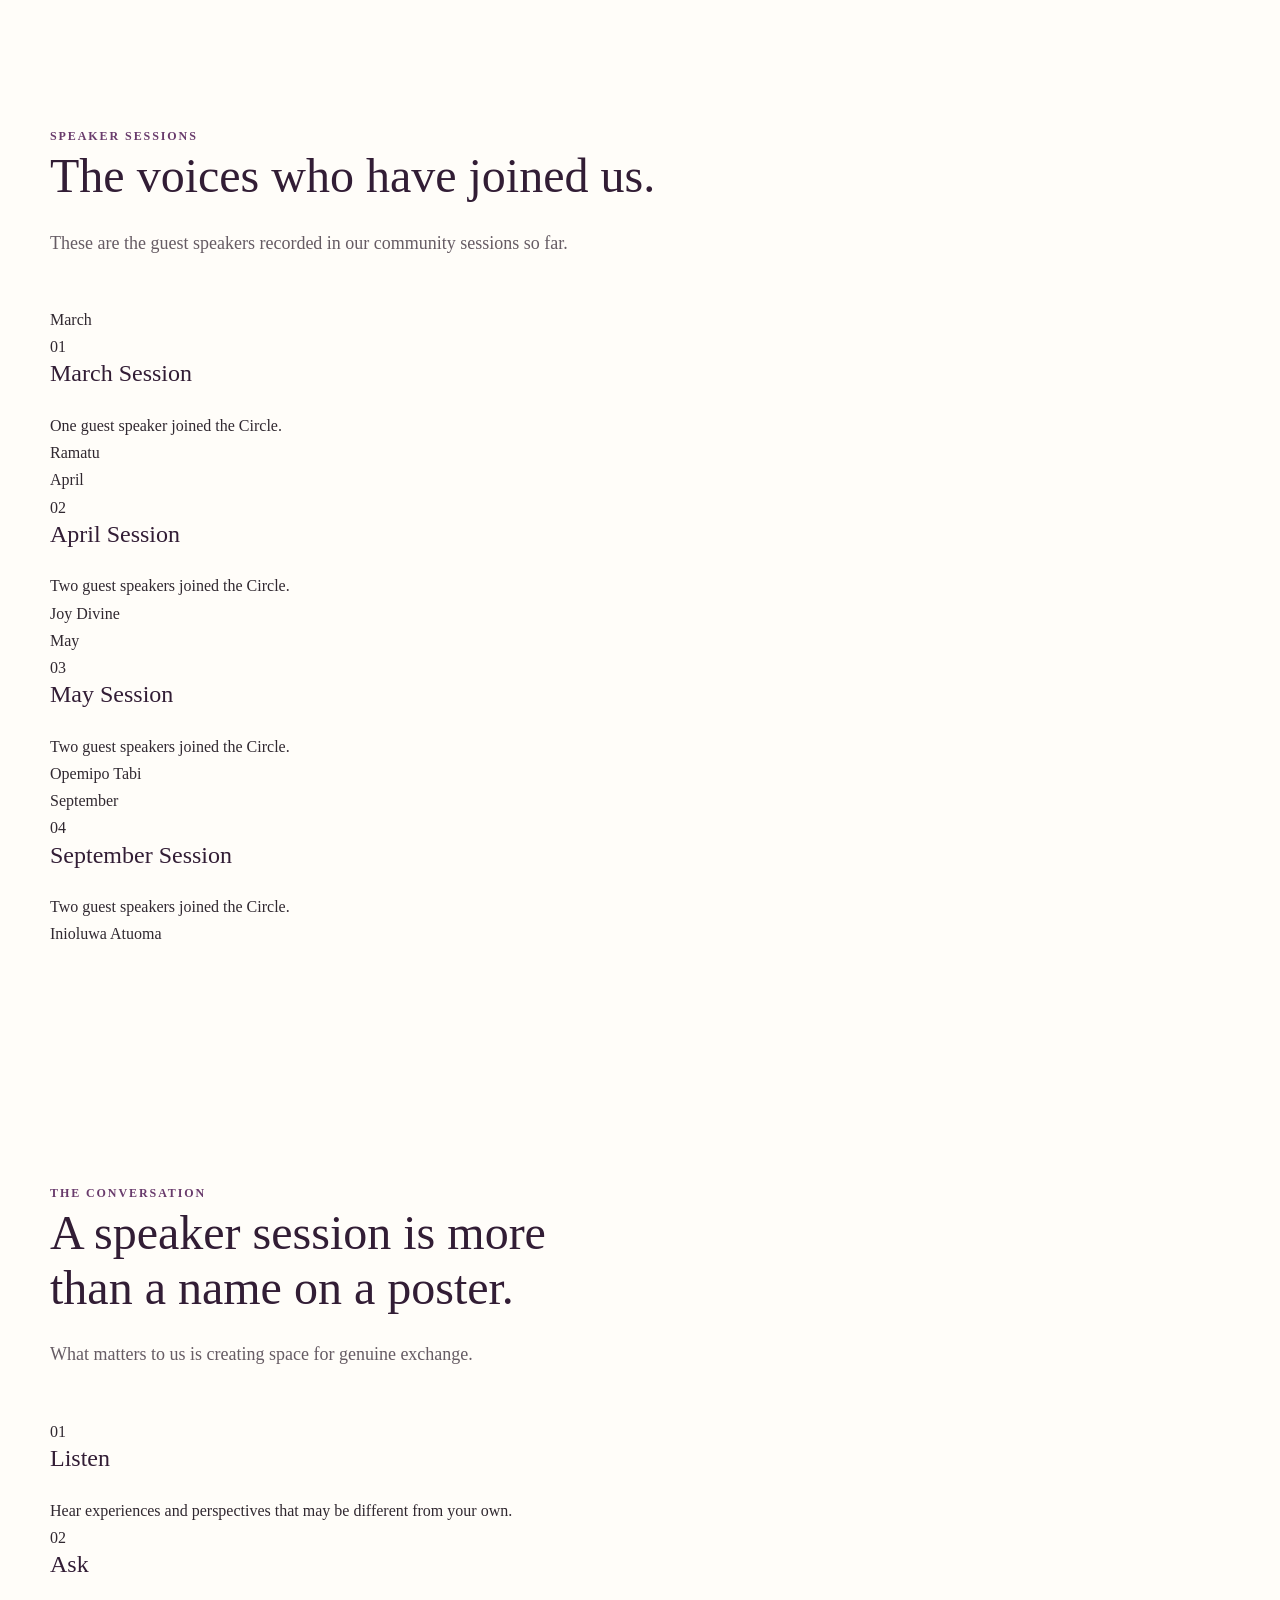
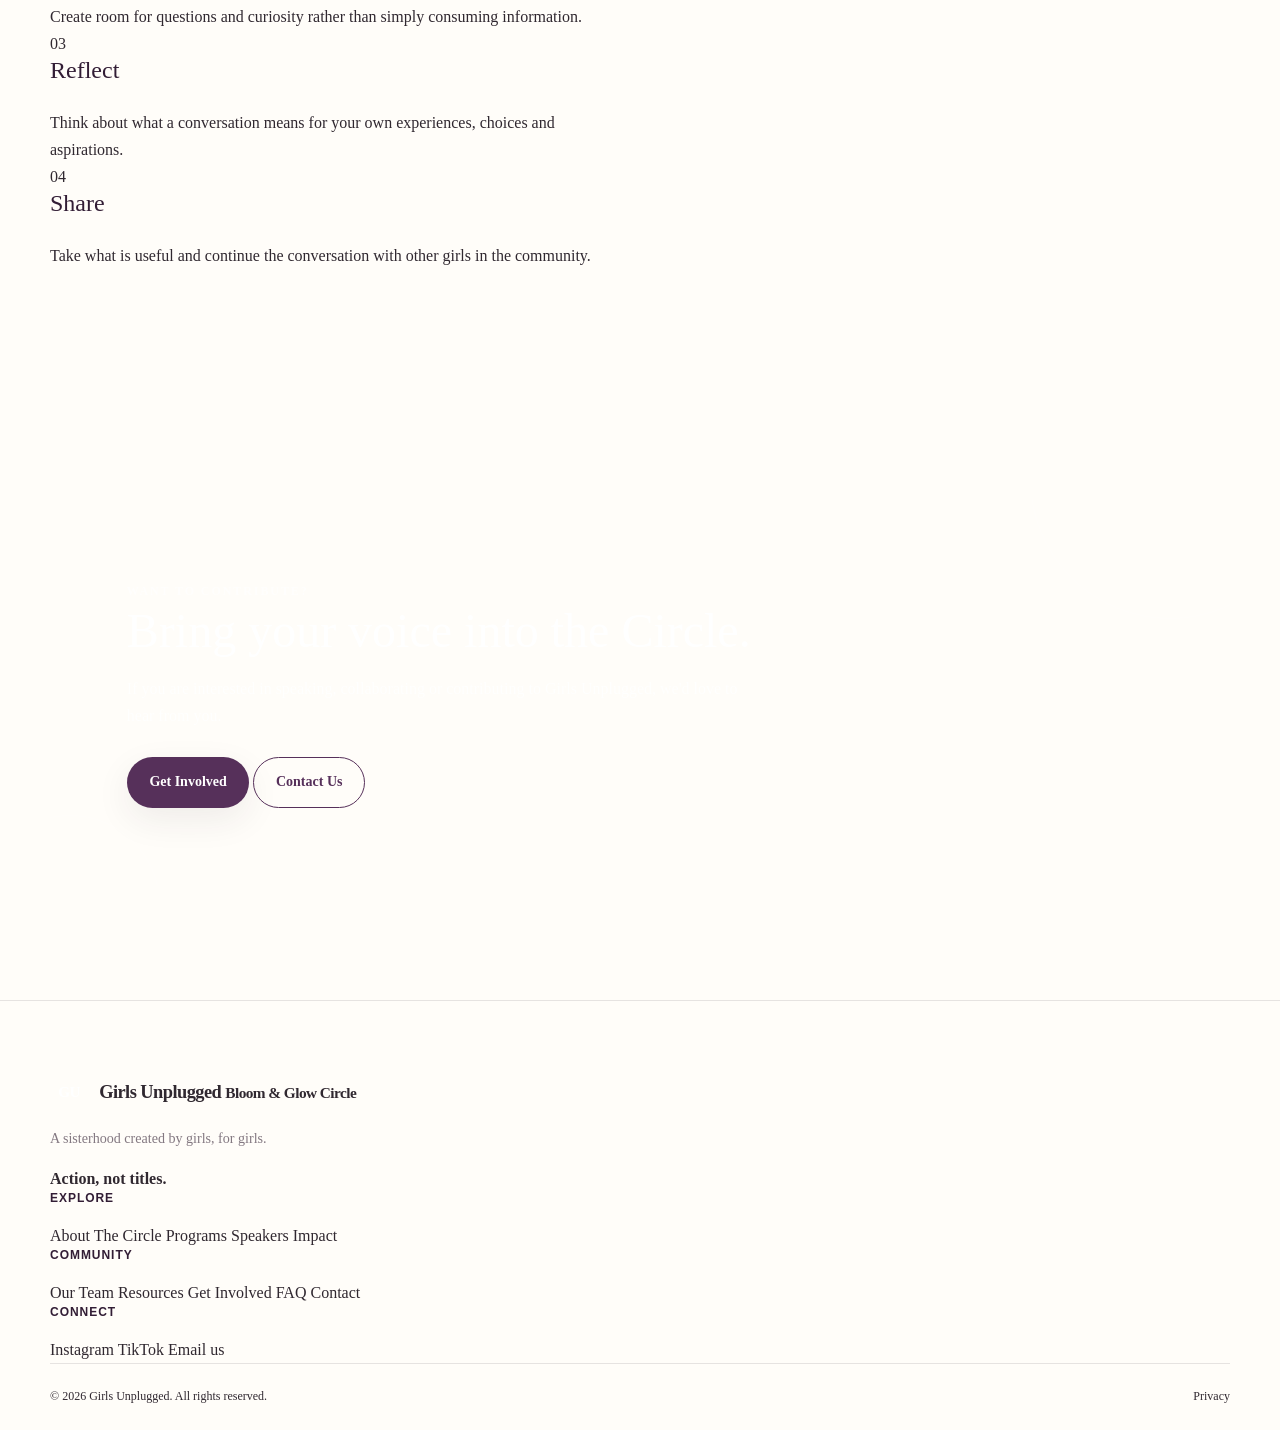
<file: speakers.html>
<!DOCTYPE html>
<html lang="en">
<head>
  <meta charset="UTF-8">
  <meta name="viewport" content="width=device-width, initial-scale=1.0">

  <meta
    name="description"
    content="Meet the guest speakers who have joined Girls Unplugged and shared their voices with the Bloom & Glow Circle."
  >

  <title>Speakers | Girls Unplugged</title>

  <link rel="stylesheet" href="css/base.css">
  <link rel="stylesheet" href="css/components.css">
  <link rel="stylesheet" href="css/pages.css">
</head>

<body class="page-speakers">

  <!-- =====================================================
       HEADER
       ===================================================== -->

  <header class="site-header">
    <div class="container site-header-inner">

      <a
        class="site-logo"
        href="index.html"
        aria-label="Girls Unplugged home"
      >
        <span class="site-logo-mark">GU</span>

        <span class="site-logo-text">
          <strong>Girls Unplugged</strong>
          <small>Bloom &amp; Glow Circle</small>
        </span>
      </a>

      <button
        class="nav-toggle"
        type="button"
        aria-label="Open navigation"
        aria-expanded="false"
        aria-controls="site-navigation"
      >
        <span></span>
        <span></span>
        <span></span>
      </button>

      <nav
        class="site-nav"
        id="site-navigation"
        aria-label="Main navigation"
      >
        <a href="index.html">Home</a>
        <a href="about.html">About</a>
        <a href="circle.html">The Circle</a>
        <a href="programs.html">Programs</a>
        <a href="speakers.html">Speakers</a>
        <a href="team.html">Our Team</a>
        <a href="impact.html">Impact</a>
        <a href="resources.html">Resources</a>
        <a href="get-involved.html">Get Involved</a>
      </nav>

    </div>
  </header>


  <main>

    <!-- ===================================================
         HERO
         =================================================== -->

    <section class="page-hero section">
      <div class="container">

        <div class="page-hero-content" data-reveal>

          <span class="eyebrow">
            Voices in the Circle
          </span>

          <h1>
            Different stories. Different perspectives. Shared space.
          </h1>

          <p class="lead">
            Our guest speaker sessions give Bloomies opportunities to
            listen, ask questions and learn from people invited into
            the Girls Unplugged community.
          </p>

        </div>

      </div>
    </section>


    <!-- ===================================================
         INTRODUCTION
         =================================================== -->

    <section class="section section-soft">
      <div class="container">

        <div class="split-layout">

          <div data-reveal>
            <span class="eyebrow">
              Why speakers matter
            </span>

            <h2>
              Sometimes one conversation can open a new possibility.
            </h2>
          </div>

          <div data-reveal>
            <p>
              Guest speaker sessions are one of the ways Girls Unplugged
              brings new voices and experiences into the Bloom &amp; Glow
              Circle.
            </p>

            <p>
              They create space for Bloomies to listen, ask questions,
              reflect on what they hear and take away ideas that may
              become useful in their own journeys.
            </p>

            <p>
              We are grateful to every speaker who has made time to
              contribute to the community.
            </p>
          </div>

        </div>

      </div>
    </section>


    <!-- ===================================================
         SPEAKER STATS
         =================================================== -->

    <section class="section">
      <div class="container">

        <div class="stats-grid">

          <article class="stat-card" data-reveal>
            <strong
              class="stat-number"
              data-counter="4"
              data-suffix=""
            >
              0
            </strong>

            <span class="stat-label">
              Guest speaker sessions
            </span>
          </article>


          <article class="stat-card" data-reveal>
            <strong
              class="stat-number"
              data-counter="7"
              data-suffix=""
            >
              0
            </strong>

            <span class="stat-label">
              Guest speakers
            </span>
          </article>

        </div>

      </div>
    </section>


    <!-- ===================================================
         SPEAKER SESSIONS
         =================================================== -->

    <section class="section section-soft">
      <div class="container">

        <div class="section-heading" data-reveal>
          <span class="eyebrow">
            Speaker sessions
          </span>

          <h2>
            The voices who have joined us.
          </h2>

          <p>
            These are the guest speakers recorded in our community
            sessions so far.
          </p>
        </div>


        <div class="speaker-session-list">

          <article class="speaker-session" data-reveal>

            <div class="speaker-session-month">
              <span>
                March
              </span>
            </div>

            <div class="speaker-session-content">

              <div class="speaker-session-heading">
                <span class="speaker-session-number">
                  01
                </span>

                <div>
                  <h3>
                    March Session
                  </h3>

                  <p>
                    One guest speaker joined the Circle.
                  </p>
                </div>
              </div>

              <div class="speaker-name-list">
                <span>
                  Ramatu
                </span>
              </div>

            </div>

          </article>


          <article class="speaker-session" data-reveal>

            <div class="speaker-session-month">
              <span>
                April
              </span>
            </div>

            <div class="speaker-session-content">

              <div class="speaker-session-heading">
                <span class="speaker-session-number">
                  02
                </span>

                <div>
                  <h3>
                    April Session
                  </h3>

                  <p>
                    Two guest speakers joined the Circle.
                  </p>
                </div>
              </div>

              <div class="speaker-name-list">
                <span>
                  Joy
                </span>

                <span>
                  Divine
                </span>
              </div>

            </div>

          </article>


          <article class="speaker-session" data-reveal>

            <div class="speaker-session-month">
              <span>
                May
              </span>
            </div>

            <div class="speaker-session-content">

              <div class="speaker-session-heading">
                <span class="speaker-session-number">
                  03
                </span>

                <div>
                  <h3>
                    May Session
                  </h3>

                  <p>
                    Two guest speakers joined the Circle.
                  </p>
                </div>
              </div>

              <div class="speaker-name-list">
                <span>
                  Opemipo
                </span>

                <span>
                  Tabi
                </span>
              </div>

            </div>

          </article>


          <article class="speaker-session" data-reveal>

            <div class="speaker-session-month">
              <span>
                September
              </span>
            </div>

            <div class="speaker-session-content">

              <div class="speaker-session-heading">
                <span class="speaker-session-number">
                  04
                </span>

                <div>
                  <h3>
                    September Session
                  </h3>

                  <p>
                    Two guest speakers joined the Circle.
                  </p>
                </div>
              </div>

              <div class="speaker-name-list">
                <span>
                  Inioluwa
                </span>

                <span>
                  Atuoma
                </span>
              </div>

            </div>

          </article>

        </div>

      </div>
    </section>


    <!-- ===================================================
         SPEAKER PHILOSOPHY
         =================================================== -->

    <section class="section">
      <div class="container">

        <div class="section-heading" data-reveal>
          <span class="eyebrow">
            The conversation
          </span>

          <h2>
            A speaker session is more than a name on a poster.
          </h2>

          <p>
            What matters to us is creating space for genuine exchange.
          </p>
        </div>


        <div class="principles-grid">

          <article class="principle-card" data-reveal>

            <span>
              01
            </span>

            <h3>
              Listen
            </h3>

            <p>
              Hear experiences and perspectives that may be different
              from your own.
            </p>

          </article>


          <article class="principle-card" data-reveal>

            <span>
              02
            </span>

            <h3>
              Ask
            </h3>

            <p>
              Create room for questions and curiosity rather than
              simply consuming information.
            </p>

          </article>


          <article class="principle-card" data-reveal>

            <span>
              03
            </span>

            <h3>
              Reflect
            </h3>

            <p>
              Think about what a conversation means for your own
              experiences, choices and aspirations.
            </p>

          </article>


          <article class="principle-card" data-reveal>

            <span>
              04
            </span>

            <h3>
              Share
            </h3>

            <p>
              Take what is useful and continue the conversation with
              other girls in the community.
            </p>

          </article>

        </div>

      </div>
    </section>


    <!-- ===================================================
         INVITATION
         =================================================== -->

    <section class="section section-dark">
      <div class="container">

        <div class="cta-panel cta-panel-dark" data-reveal>

          <div>
            <span class="eyebrow">
              Want to contribute?
            </span>

            <h2>
              Bring your voice into the Circle.
            </h2>

            <p>
              If you are interested in speaking, collaborating or
              contributing to Girls Unplugged, we'd love to hear from you.
            </p>
          </div>

          <div class="cta-actions">

            <a
              class="button button-primary"
              href="get-involved.html"
            >
              Get Involved
            </a>

            <a
              class="button button-secondary"
              href="contact.html"
            >
              Contact Us
            </a>

          </div>

        </div>

      </div>
    </section>

  </main>


  <!-- =====================================================
       FOOTER
       ===================================================== -->

  <footer class="site-footer">

    <div class="container">

      <div class="footer-main">

        <div class="footer-brand">

          <a
            class="site-logo site-logo-footer"
            href="index.html"
            aria-label="Girls Unplugged home"
          >
            <span class="site-logo-mark">GU</span>

            <span class="site-logo-text">
              <strong>Girls Unplugged</strong>
              <small>Bloom &amp; Glow Circle</small>
            </span>
          </a>

          <p>
            A sisterhood created by girls, for girls.
          </p>

          <span class="footer-motto">
            Action, not titles.
          </span>

        </div>


        <div class="footer-column">
          <h3>Explore</h3>

          <a href="about.html">About</a>
          <a href="circle.html">The Circle</a>
          <a href="programs.html">Programs</a>
          <a href="speakers.html">Speakers</a>
          <a href="impact.html">Impact</a>
        </div>


        <div class="footer-column">
          <h3>Community</h3>

          <a href="team.html">Our Team</a>
          <a href="resources.html">Resources</a>
          <a href="get-involved.html">Get Involved</a>
          <a href="faq.html">FAQ</a>
          <a href="contact.html">Contact</a>
        </div>


        <div class="footer-column">
          <h3>Connect</h3>

          <a
            href="#"
            data-social="instagram"
            aria-label="Girls Unplugged on Instagram"
          >
            Instagram
          </a>

          <a
            href="#"
            data-social="tiktok"
            aria-label="Girls Unplugged on TikTok"
          >
            TikTok
          </a>

          <a href="mailto:grlsunplugged@gmail.com">
            Email us
          </a>
        </div>

      </div>


      <div class="footer-bottom">

        <span>
          &copy;
          <span data-current-year></span>
          Girls Unplugged. All rights reserved.
        </span>

        <a href="privacy.html">
          Privacy
        </a>

      </div>

    </div>

  </footer>


  <script src="js/data.js"></script>
  <script src="js/site.js"></script>

</body>
</html>
</file>
<file: css/base.css>
/* =========================================================
   GIRLS UNPLUGGED
   BASE STYLESHEET
   Global foundation, variables, typography, reset,
   accessibility, layout foundations and responsiveness.
========================================================= */


/* =========================================================
   1. DESIGN TOKENS
========================================================= */

:root {

    /* ---------- Brand colours ---------- */

    --color-plum-950: #241526;
    --color-plum-900: #321d35;
    --color-plum-800: #442548;
    --color-plum-700: #56305a;
    --color-plum-600: #693b6c;
    --color-plum-500: #7c4a7d;

    --color-rose-100: #f8e9ed;
    --color-rose-200: #f1d7df;
    --color-rose-300: #e8bdca;
    --color-rose-400: #d99baa;

    --color-cream-50: #fffdf9;
    --color-cream-100: #faf5ef;
    --color-cream-200: #f4ece4;
    --color-cream-300: #eaded3;

    --color-sand-100: #f6efe7;
    --color-sand-200: #eee2d6;

    --color-brown-500: #765e55;
    --color-brown-700: #4f3d37;

    --color-text: #302830;
    --color-text-soft: #665c64;
    --color-text-muted: #837881;

    --color-white: #ffffff;
    --color-black: #111111;

    --color-border: rgba(48, 40, 48, 0.12);
    --color-border-light: rgba(255, 255, 255, 0.16);

    /* ---------- Typography ---------- */

    --font-display:
        "Georgia",
        "Times New Roman",
        serif;

    --font-body:
        Inter,
        -apple-system,
        BlinkMacSystemFont,
        "Segoe UI",
        Roboto,
        Helvetica,
        Arial,
        sans-serif;

    --font-size-xs: 0.75rem;
    --font-size-sm: 0.875rem;
    --font-size-md: 1rem;
    --font-size-lg: 1.125rem;
    --font-size-xl: 1.25rem;
    --font-size-2xl: 1.5rem;
    --font-size-3xl: 1.875rem;
    --font-size-4xl: 2.25rem;
    --font-size-5xl: 3rem;
    --font-size-6xl: 3.75rem;
    --font-size-7xl: 4.75rem;

    --line-height-tight: 1.05;
    --line-height-heading: 1.15;
    --line-height-body: 1.7;

    /* ---------- Spacing ---------- */

    --space-1: 0.25rem;
    --space-2: 0.5rem;
    --space-3: 0.75rem;
    --space-4: 1rem;
    --space-5: 1.25rem;
    --space-6: 1.5rem;
    --space-8: 2rem;
    --space-10: 2.5rem;
    --space-12: 3rem;
    --space-16: 4rem;
    --space-20: 5rem;
    --space-24: 6rem;
    --space-28: 7rem;
    --space-32: 8rem;

    /* ---------- Layout ---------- */

    --container-width: 1180px;
    --container-narrow: 820px;

    --page-padding: 1.5rem;

    --section-padding: clamp(
        4.5rem,
        9vw,
        8rem
    );

    /* ---------- Borders & Radius ---------- */

    --radius-sm: 0.5rem;
    --radius-md: 0.875rem;
    --radius-lg: 1.25rem;
    --radius-xl: 1.75rem;
    --radius-pill: 999px;

    /* ---------- Shadows ---------- */

    --shadow-soft:
        0 12px 35px rgba(48, 40, 48, 0.08);

    --shadow-card:
        0 18px 50px rgba(48, 40, 48, 0.10);

    --shadow-hover:
        0 24px 60px rgba(48, 40, 48, 0.14);

    /* ---------- Transitions ---------- */

    --transition-fast:
        160ms ease;

    --transition-base:
        280ms ease;

    --transition-slow:
        450ms ease;
}


/* =========================================================
   2. GLOBAL RESET
========================================================= */

*,
*::before,
*::after {
    box-sizing: border-box;
}

html {
    scroll-behavior: smooth;
    font-size: 16px;
}

body {
    margin: 0;
    min-width: 320px;

    background: var(--color-cream-50);
    color: var(--color-text);

    font-family: var(--font-body);
    font-size: var(--font-size-md);
    line-height: var(--line-height-body);

    text-rendering: optimizeLegibility;
    -webkit-font-smoothing: antialiased;
    -moz-osx-font-smoothing: grayscale;
}

body,
button,
input,
textarea,
select {
    font-family: inherit;
}

button,
input,
textarea,
select {
    font-size: inherit;
}

button {
    border: 0;
    background: none;
    cursor: pointer;
}

img,
picture,
video,
canvas,
svg {
    display: block;
    max-width: 100%;
}

img {
    height: auto;
}

a {
    color: inherit;
    text-decoration: none;
}

ul,
ol {
    margin: 0;
    padding: 0;
    list-style: none;
}

p,
h1,
h2,
h3,
h4,
h5,
h6 {
    margin-top: 0;
}

p:last-child {
    margin-bottom: 0;
}

h1,
h2,
h3,
h4,
h5,
h6 {
    color: var(--color-plum-900);
    font-family: var(--font-display);
    font-weight: 500;
    line-height: var(--line-height-heading);
    text-wrap: balance;
}

h1 {
    font-size: clamp(
        3rem,
        7vw,
        var(--font-size-7xl)
    );
}

h2 {
    font-size: clamp(
        2.25rem,
        5vw,
        var(--font-size-5xl)
    );
}

h3 {
    font-size: clamp(
        1.5rem,
        3vw,
        var(--font-size-2xl)
    );
}

p {
    max-width: 70ch;
}


/* =========================================================
   3. ACCESSIBILITY
========================================================= */

:focus-visible {
    outline: 3px solid var(--color-rose-400);
    outline-offset: 4px;
}

.skip-link {
    position: fixed;
    top: 1rem;
    left: 1rem;
    z-index: 9999;

    padding: 0.75rem 1rem;

    background: var(--color-plum-900);
    color: var(--color-white);

    border-radius: var(--radius-sm);

    transform: translateY(-150%);
    transition: transform var(--transition-fast);
}

.skip-link:focus {
    transform: translateY(0);
}


/* =========================================================
   4. GLOBAL CONTAINER
========================================================= */

.container {
    width: min(
        calc(100% - (var(--page-padding) * 2)),
        var(--container-width)
    );

    margin-inline: auto;
}

.container-narrow {
    width: min(
        calc(100% - (var(--page-padding) * 2)),
        var(--container-narrow)
    );

    margin-inline: auto;
}


/* =========================================================
   5. SECTIONS
========================================================= */

.section {
    padding-block: var(--section-padding);
}

.section-warm {
    background: var(--color-rose-100);
}

.section-cream {
    background: var(--color-cream-100);
}

.section-plum {
    background: var(--color-plum-900);
}

.section-plum h1,
.section-plum h2,
.section-plum h3,
.section-plum h4,
.section-plum h5,
.section-plum h6 {
    color: var(--color-white);
}

.section-plum p {
    color: rgba(255, 255, 255, 0.78);
}


/* =========================================================
   6. SECTION HEADINGS
========================================================= */

.section-heading {
    max-width: 760px;
    margin-bottom: var(--space-12);
}

.section-heading h2 {
    margin-bottom: var(--space-6);
}

.section-heading h2 span {
    color: var(--color-plum-600);
}

.section-heading > p:last-child {
    color: var(--color-text-soft);
    font-size: var(--font-size-lg);
}

.light-heading h2 span {
    color: var(--color-rose-300);
}

.light-heading > p:last-child {
    color: rgba(255, 255, 255, 0.76);
}

.narrow-heading {
    max-width: 700px;
}

.centered-heading {
    margin-inline: auto;
    text-align: center;
}

.centered-heading > p:last-child {
    margin-inline: auto;
}


/* =========================================================
   7. EYEBROW TEXT
========================================================= */

.eyebrow {
    margin-bottom: var(--space-4);

    color: var(--color-plum-600);

    font-size: var(--font-size-xs);
    font-weight: 700;
    letter-spacing: 0.16em;
    line-height: 1.4;
    text-transform: uppercase;
}

.section-plum .eyebrow,
.light-heading .eyebrow {
    color: var(--color-rose-300);
}


/* =========================================================
   8. BUTTON FOUNDATION
========================================================= */

.button {
    display: inline-flex;
    align-items: center;
    justify-content: center;
    gap: 0.5rem;

    min-height: 3.2rem;
    padding: 0.8rem 1.35rem;

    border: 1px solid transparent;
    border-radius: var(--radius-pill);

    font-size: var(--font-size-sm);
    font-weight: 700;
    line-height: 1.2;

    transition:
        background-color var(--transition-base),
        color var(--transition-base),
        border-color var(--transition-base),
        transform var(--transition-base),
        box-shadow var(--transition-base);
}

.button:hover {
    transform: translateY(-2px);
}

.button-primary {
    background: var(--color-plum-700);
    color: var(--color-white);
    box-shadow: var(--shadow-soft);
}

.button-primary:hover {
    background: var(--color-plum-800);
    box-shadow: var(--shadow-hover);
}

.button-secondary {
    border-color: var(--color-plum-700);
    color: var(--color-plum-700);
    background: transparent;
}

.button-secondary:hover {
    background: var(--color-plum-700);
    color: var(--color-white);
}

.section-plum .button-secondary {
    border-color: rgba(255, 255, 255, 0.5);
    color: var(--color-white);
}

.section-plum .button-secondary:hover {
    border-color: var(--color-white);
    background: var(--color-white);
    color: var(--color-plum-900);
}


/* =========================================================
   9. TEXT LINKS
========================================================= */

.text-link {
    display: inline-flex;
    align-items: center;
    gap: 0.5rem;

    color: var(--color-plum-700);

    font-weight: 700;

    transition:
        gap var(--transition-base),
        color var(--transition-base);
}

.text-link:hover {
    gap: 0.8rem;
    color: var(--color-plum-900);
}

.light-link-row .text-link {
    color: var(--color-white);
}


/* =========================================================
   10. GENERAL COPY
========================================================= */

.large-copy {
    color: var(--color-plum-900);
    font-family: var(--font-display);
    font-size: clamp(
        1.5rem,
        3vw,
        2rem
    );
    line-height: 1.4;
}

.two-column-copy {
    display: grid;
    grid-template-columns:
        minmax(0, 1fr)
        minmax(0, 1fr);
    gap: clamp(
        2rem,
        7vw,
        6rem
    );
}

.two-column-copy p {
    color: var(--color-text-soft);
}

.two-column-copy p + p {
    margin-top: var(--space-5);
}


/* =========================================================
   11. SPLIT LAYOUT
========================================================= */

.split-section {
    display: grid;
    grid-template-columns:
        minmax(0, 1fr)
        minmax(0, 1fr);

    align-items: center;

    gap: clamp(
        2.5rem,
        8vw,
        7rem
    );
}

.split-content {
    max-width: 620px;
}

.split-content > p:not(.eyebrow) {
    color: var(--color-text-soft);
}

.split-content > p + p {
    margin-top: var(--space-5);
}

.split-content .button {
    margin-top: var(--space-6);
}


/* =========================================================
   12. IMAGE FOUNDATION
========================================================= */

img {
    object-fit: cover;
}

.hero-image,
.founder-image img {
    width: 100%;
    height: 100%;
}

.hero-image-frame {
    overflow: hidden;
}

.founder-image {
    overflow: hidden;
}


/* =========================================================
   13. FORMS
========================================================= */

input,
textarea,
select {
    width: 100%;

    padding: 0.9rem 1rem;

    border: 1px solid var(--color-border);
    border-radius: var(--radius-md);

    background: var(--color-white);
    color: var(--color-text);

    outline: none;

    transition:
        border-color var(--transition-fast),
        box-shadow var(--transition-fast);
}

textarea {
    min-height: 9rem;
    resize: vertical;
}

input::placeholder,
textarea::placeholder {
    color: var(--color-text-muted);
}

input:focus,
textarea:focus,
select:focus {
    border-color: var(--color-plum-500);
    box-shadow:
        0 0 0 4px rgba(105, 59, 108, 0.10);
}

label {
    display: block;

    margin-bottom: var(--space-2);

    color: var(--color-plum-900);

    font-size: var(--font-size-sm);
    font-weight: 700;
}


/* =========================================================
   14. SELECTION
========================================================= */

::selection {
    background: var(--color-plum-700);
    color: var(--color-white);
}


/* =========================================================
   15. SCROLLBAR
========================================================= */

html {
    scrollbar-width: thin;
    scrollbar-color:
        var(--color-plum-600)
        var(--color-cream-100);
}


/* =========================================================
   16. REDUCED MOTION
========================================================= */

@media (prefers-reduced-motion: reduce) {

    html {
        scroll-behavior: auto;
    }

    *,
    *::before,
    *::after {
        animation-duration: 0.01ms !important;
        animation-iteration-count: 1 !important;
        transition-duration: 0.01ms !important;
        scroll-behavior: auto !important;
    }
}


/* =========================================================
   17. TABLET
========================================================= */

@media (max-width: 900px) {

    :root {
        --page-padding: 1.25rem;
    }

    .two-column-copy,
    .split-section {
        grid-template-columns: 1fr;
    }

    .split-content {
        max-width: 720px;
    }
}


/* =========================================================
   18. MOBILE
========================================================= */

@media (max-width: 640px) {

    :root {
        --page-padding: 1rem;
    }

    .section {
        padding-block: 4rem;
    }

    h1 {
        font-size: clamp(
            2.75rem,
            14vw,
            4rem
        );
    }

    h2 {
        font-size: clamp(
            2rem,
            10vw,
            3rem
        );
    }

    .section-heading {
        margin-bottom: var(--space-8);
    }

    .section-heading > p:last-child {
        font-size: var(--font-size-md);
    }

    .hero-actions {
        flex-direction: column;
        align-items: stretch;
    }

    .hero-actions .button {
        width: 100%;
    }

    .button {
        min-height: 3.4rem;
    }

    .two-column-copy {
        gap: var(--space-8);
    }

    .split-section {
        gap: var(--space-8);
    }
}


/* =========================================================
   19. PRINT
========================================================= */

@media print {

    *,
    *::before,
    *::after {
        background: transparent !important;
        box-shadow: none !important;
        color: #000 !important;
        text-shadow: none !important;
    }

    a,
    a:visited {
        text-decoration: underline;
    }

    nav,
    .menu-toggle,
    .button {
        display: none !important;
    }

    .section {
        padding-block: 2rem;
    }
}
</file>
<file: css/components.css>
/* =========================================================
   GIRLS UNPLUGGED
   COMPONENT STYLES
   ========================================================= */


/* =========================================================
   HEADER / NAVIGATION
   ========================================================= */

.site-header {
  position: sticky;
  top: 0;
  z-index: 1000;
  width: 100%;
  background: rgba(255, 252, 247, 0.94);
  border-bottom: 1px solid var(--color-border);
  backdrop-filter: blur(16px);
  -webkit-backdrop-filter: blur(16px);
}

.header-inner {
  min-height: 78px;
  display: flex;
  align-items: center;
  justify-content: space-between;
  gap: var(--space-6);
}

.site-logo {
  display: inline-flex;
  align-items: center;
  gap: 0.7rem;
  color: var(--color-text);
  font-family: var(--font-heading);
  font-size: 1.15rem;
  font-weight: 800;
  letter-spacing: -0.03em;
  white-space: nowrap;
}

.site-logo-mark {
  width: 38px;
  height: 38px;
  display: grid;
  place-items: center;
  border-radius: 50%;
  background: var(--color-primary);
  color: #fff;
  font-family: var(--font-heading);
  font-size: 0.95rem;
  font-weight: 800;
}

.site-nav {
  display: flex;
  align-items: center;
  gap: 1.15rem;
}

.site-nav a {
  position: relative;
  color: var(--color-text-muted);
  font-size: 0.88rem;
  font-weight: 600;
  transition:
    color var(--transition-fast),
    opacity var(--transition-fast);
}

.site-nav a:hover,
.site-nav a:focus-visible,
.site-nav a[aria-current="page"] {
  color: var(--color-text);
}

.site-nav a[aria-current="page"]::after {
  content: "";
  position: absolute;
  left: 0;
  right: 0;
  bottom: -0.55rem;
  height: 2px;
  border-radius: 999px;
  background: var(--color-primary);
}

.nav-cta {
  margin-left: 0.35rem;
}

.nav-toggle {
  display: none;
  width: 44px;
  height: 44px;
  align-items: center;
  justify-content: center;
  border: 1px solid var(--color-border);
  border-radius: var(--radius-md);
  background: var(--color-surface);
  color: var(--color-text);
  cursor: pointer;
}

.nav-toggle-lines,
.nav-toggle-lines::before,
.nav-toggle-lines::after {
  width: 20px;
  height: 2px;
  display: block;
  border-radius: 999px;
  background: currentColor;
  transition: transform var(--transition-fast);
}

.nav-toggle-lines {
  position: relative;
}

.nav-toggle-lines::before,
.nav-toggle-lines::after {
  content: "";
  position: absolute;
  left: 0;
}

.nav-toggle-lines::before {
  top: -6px;
}

.nav-toggle-lines::after {
  top: 6px;
}


/* =========================================================
   HERO
   ========================================================= */

.hero {
  position: relative;
  overflow: hidden;
  padding: clamp(5rem, 10vw, 8rem) 0;
  background:
    radial-gradient(
      circle at 85% 15%,
      rgba(184, 89, 111, 0.09),
      transparent 30%
    ),
    var(--color-background);
}

.hero-grid {
  display: grid;
  grid-template-columns: minmax(0, 1.05fr) minmax(360px, 0.95fr);
  align-items: center;
  gap: clamp(3rem, 7vw, 7rem);
}

.hero-content {
  max-width: 720px;
}

.hero h1 {
  max-width: 700px;
  margin-bottom: 1.5rem;
  font-size: clamp(3.3rem, 7vw, 6.8rem);
  line-height: 0.92;
  letter-spacing: -0.065em;
}

.hero h1 em {
  color: var(--color-primary);
  font-style: normal;
}

.hero-description {
  max-width: 620px;
  margin-bottom: 2rem;
  font-size: clamp(1rem, 1.5vw, 1.18rem);
  line-height: 1.8;
  color: var(--color-text-muted);
}

.hero-actions {
  display: flex;
  flex-wrap: wrap;
  align-items: center;
  gap: 0.8rem;
}

.hero-visual {
  position: relative;
}

.hero-image {
  position: relative;
  min-height: 560px;
  overflow: hidden;
  border-radius: var(--radius-xl);
  background: var(--color-surface-alt);
}

.hero-image img {
  width: 100%;
  height: 100%;
  min-height: 560px;
  object-fit: cover;
}

.hero-image::after {
  content: "";
  position: absolute;
  inset: 0;
  background: linear-gradient(
    to top,
    rgba(20, 18, 17, 0.25),
    transparent 45%
  );
  pointer-events: none;
}

.hero-note {
  position: absolute;
  right: -1.5rem;
  bottom: 2rem;
  z-index: 2;
  max-width: 220px;
  padding: 1.25rem;
  border: 1px solid rgba(255, 255, 255, 0.45);
  border-radius: var(--radius-lg);
  background: rgba(255, 252, 247, 0.9);
  box-shadow: var(--shadow-lg);
  backdrop-filter: blur(14px);
}

.hero-note strong {
  display: block;
  margin-bottom: 0.3rem;
  font-family: var(--font-heading);
  font-size: 1.25rem;
}

.hero-note span {
  color: var(--color-text-muted);
  font-size: 0.82rem;
  line-height: 1.5;
}


/* =========================================================
   BUTTONS
   ========================================================= */

.btn-primary {
  background: var(--color-primary);
  color: #fff;
}

.btn-primary:hover,
.btn-primary:focus-visible {
  background: var(--color-primary-dark);
  color: #fff;
  transform: translateY(-1px);
  box-shadow: var(--shadow-md);
}

.btn-secondary {
  background: transparent;
  color: var(--color-text);
  border-color: var(--color-border-strong);
}

.btn-secondary:hover,
.btn-secondary:focus-visible {
  background: var(--color-surface-alt);
  border-color: var(--color-text-muted);
}

.btn-light {
  background: #fff;
  color: var(--color-text);
  border-color: #fff;
}

.btn-light:hover,
.btn-light:focus-visible {
  background: var(--color-background);
  color: var(--color-text);
}

.btn-arrow::after {
  content: "↗";
  margin-left: 0.5rem;
  font-size: 0.9em;
}


/* =========================================================
   SECTION INTRO
   ========================================================= */

.section-intro {
  max-width: 760px;
  margin-bottom: clamp(2.5rem, 5vw, 4rem);
}

.section-intro.centered {
  margin-right: auto;
  margin-left: auto;
  text-align: center;
}

.section-intro .section-description {
  max-width: 650px;
  margin-top: 1rem;
  color: var(--color-text-muted);
  line-height: 1.8;
}

.section-intro.centered .section-description {
  margin-right: auto;
  margin-left: auto;
}


/* =========================================================
   FEATURE CARDS
   ========================================================= */

.feature-grid {
  display: grid;
  grid-template-columns: repeat(4, minmax(0, 1fr));
  gap: 1px;
  overflow: hidden;
  border: 1px solid var(--color-border);
  border-radius: var(--radius-lg);
  background: var(--color-border);
}

.feature-card {
  min-height: 250px;
  padding: clamp(1.5rem, 3vw, 2.3rem);
  background: var(--color-surface);
  transition:
    transform var(--transition-normal),
    background var(--transition-normal);
}

.feature-card:hover {
  position: relative;
  z-index: 1;
  transform: translateY(-4px);
  background: var(--color-surface-alt);
}

.feature-number {
  display: block;
  margin-bottom: 2.5rem;
  color: var(--color-primary);
  font-family: var(--font-heading);
  font-size: 0.78rem;
  font-weight: 800;
  letter-spacing: 0.08em;
}

.feature-card h3 {
  margin-bottom: 0.8rem;
  font-size: 1.25rem;
}

.feature-card p {
  color: var(--color-text-muted);
  font-size: 0.94rem;
  line-height: 1.7;
}


/* =========================================================
   WHY WE EXIST / NUMBERED CARDS
   ========================================================= */

.numbered-grid {
  display: grid;
  grid-template-columns: repeat(4, minmax(0, 1fr));
  gap: 1.25rem;
}

.numbered-card {
  position: relative;
  min-height: 260px;
  padding: 1.75rem;
  border: 1px solid var(--color-border);
  border-radius: var(--radius-lg);
  background: var(--color-surface);
}

.numbered-card::before {
  content: "";
  position: absolute;
  top: 0;
  left: 1.75rem;
  width: 42px;
  height: 3px;
  border-radius: 0 0 5px 5px;
  background: var(--color-primary);
}

.numbered-card-number {
  display: block;
  margin-bottom: 3rem;
  color: var(--color-text-light);
  font-family: var(--font-heading);
  font-size: 0.8rem;
  font-weight: 800;
}

.numbered-card h3 {
  margin-bottom: 0.75rem;
  font-size: 1.2rem;
}

.numbered-card p {
  color: var(--color-text-muted);
  font-size: 0.92rem;
  line-height: 1.7;
}


/* =========================================================
   STATISTICS
   ========================================================= */

.stats-section {
  background: var(--color-dark);
  color: #fff;
}

.stats-section .eyebrow {
  color: rgba(255, 255, 255, 0.55);
}

.stats-section h2 {
  color: #fff;
}

.stats-grid {
  display: grid;
  grid-template-columns: repeat(5, minmax(0, 1fr));
  gap: 1px;
  overflow: hidden;
  border: 1px solid rgba(255, 255, 255, 0.13);
  border-radius: var(--radius-lg);
  background: rgba(255, 255, 255, 0.13);
}

.stat-card {
  min-height: 190px;
  padding: 1.75rem;
  background: var(--color-dark);
}

.stat-value {
  display: flex;
  align-items: baseline;
  margin-bottom: 0.75rem;
  color: #fff;
  font-family: var(--font-heading);
  font-size: clamp(2.3rem, 4vw, 4rem);
  font-weight: 800;
  letter-spacing: -0.06em;
  line-height: 1;
}

.stat-value .counter-plus {
  margin-left: 0.1em;
  color: var(--color-accent);
}

.stat-label {
  max-width: 150px;
  color: rgba(255, 255, 255, 0.58);
  font-size: 0.85rem;
  line-height: 1.5;
}


/* =========================================================
   WEEKLY RHYTHM
   ========================================================= */

.rhythm-grid {
  display: grid;
  grid-template-columns: repeat(3, minmax(0, 1fr));
  gap: 1.25rem;
}

.rhythm-card {
  position: relative;
  min-height: 300px;
  padding: 2rem;
  overflow: hidden;
  border: 1px solid var(--color-border);
  border-radius: var(--radius-lg);
  background: var(--color-surface);
}

.rhythm-card::after {
  content: "";
  position: absolute;
  right: -45px;
  bottom: -45px;
  width: 140px;
  height: 140px;
  border-radius: 50%;
  background: rgba(184, 89, 111, 0.08);
}

.rhythm-day {
  display: inline-block;
  margin-bottom: 3.5rem;
  color: var(--color-primary);
  font-size: 0.76rem;
  font-weight: 800;
  letter-spacing: 0.1em;
  text-transform: uppercase;
}

.rhythm-card h3 {
  margin-bottom: 0.75rem;
  font-size: 1.45rem;
}

.rhythm-card p {
  max-width: 340px;
  color: var(--color-text-muted);
  line-height: 1.7;
}

.rhythm-special {
  margin-top: 1.25rem;
  padding: 1.5rem 1.75rem;
  border: 1px dashed var(--color-border-strong);
  border-radius: var(--radius-lg);
  background: var(--color-surface-alt);
}

.rhythm-special strong {
  display: block;
  margin-bottom: 0.35rem;
  font-family: var(--font-heading);
}

.rhythm-special p {
  margin: 0;
  color: var(--color-text-muted);
  font-size: 0.92rem;
}


/* =========================================================
   COUNTRY LIST
   ========================================================= */

.country-section {
  background: var(--color-surface-alt);
}

.country-layout {
  display: grid;
  grid-template-columns: minmax(260px, 0.8fr) minmax(0, 1.2fr);
  gap: clamp(3rem, 8vw, 8rem);
  align-items: start;
}

.country-copy {
  position: sticky;
  top: 120px;
}

.country-copy h2 {
  margin-bottom: 1rem;
}

.country-copy p {
  color: var(--color-text-muted);
  line-height: 1.8;
}

.country-list {
  display: grid;
  grid-template-columns: repeat(2, minmax(0, 1fr));
  border-top: 1px solid var(--color-border);
}

.country-item {
  display: flex;
  align-items: center;
  gap: 1rem;
  min-height: 64px;
  padding: 0.75rem 1rem;
  border-bottom: 1px solid var(--color-border);
  color: var(--color-text);
  font-size: 0.94rem;
}

.country-item::before {
  content: "";
  width: 7px;
  height: 7px;
  flex: 0 0 7px;
  border-radius: 50%;
  background: var(--color-primary);
}


/* =========================================================
   SPEAKER CARDS
   ========================================================= */

.speaker-grid {
  display: grid;
  grid-template-columns: repeat(4, minmax(0, 1fr));
  gap: 1.25rem;
}

.speaker-card {
  overflow: hidden;
  border: 1px solid var(--color-border);
  border-radius: var(--radius-lg);
  background: var(--color-surface);
}

.speaker-image {
  aspect-ratio: 4 / 4.5;
  overflow: hidden;
  background: var(--color-surface-alt);
}

.speaker-image img {
  width: 100%;
  height: 100%;
  object-fit: cover;
  transition: transform var(--transition-slow);
}

.speaker-card:hover .speaker-image img {
  transform: scale(1.035);
}

.speaker-content {
  padding: 1.35rem;
}

.speaker-month {
  display: block;
  margin-bottom: 0.6rem;
  color: var(--color-primary);
  font-size: 0.7rem;
  font-weight: 800;
  letter-spacing: 0.1em;
  text-transform: uppercase;
}

.speaker-content h3 {
  margin-bottom: 0.35rem;
  font-size: 1.1rem;
}

.speaker-content p {
  margin: 0;
  color: var(--color-text-muted);
  font-size: 0.85rem;
}


/* =========================================================
   SPEAKER SESSION ROWS
   ========================================================= */

.session-list {
  display: flex;
  flex-direction: column;
  border-top: 1px solid var(--color-border);
}

.session-row {
  display: grid;
  grid-template-columns: 120px minmax(0, 1fr);
  gap: 2rem;
  padding: 1.75rem 0;
  border-bottom: 1px solid var(--color-border);
}

.session-month {
  color: var(--color-primary);
  font-size: 0.75rem;
  font-weight: 800;
  letter-spacing: 0.08em;
  text-transform: uppercase;
}

.session-row h3 {
  margin-bottom: 0.5rem;
}

.session-row p {
  margin: 0;
  color: var(--color-text-muted);
}


/* =========================================================
   RESOURCE CARDS
   ========================================================= */

.resource-grid {
  display: grid;
  grid-template-columns: repeat(3, minmax(0, 1fr));
  gap: 1.25rem;
}

.resource-card {
  display: flex;
  min-height: 260px;
  flex-direction: column;
  justify-content: space-between;
  padding: 1.75rem;
  border: 1px solid var(--color-border);
  border-radius: var(--radius-lg);
  background: var(--color-surface);
  transition:
    transform var(--transition-normal),
    border-color var(--transition-normal),
    box-shadow var(--transition-normal);
}

.resource-card:hover {
  transform: translateY(-4px);
  border-color: var(--color-border-strong);
  box-shadow: var(--shadow-md);
}

.resource-category {
  display: inline-flex;
  align-items: center;
  width: fit-content;
  margin-bottom: 2.5rem;
  padding: 0.35rem 0.65rem;
  border-radius: 999px;
  background: var(--color-surface-alt);
  color: var(--color-primary);
  font-size: 0.68rem;
  font-weight: 800;
  letter-spacing: 0.08em;
  text-transform: uppercase;
}

.resource-card h3 {
  margin-bottom: 0.7rem;
  font-size: 1.25rem;
}

.resource-card p {
  margin-bottom: 1.2rem;
  color: var(--color-text-muted);
  font-size: 0.9rem;
  line-height: 1.7;
}

.resource-link {
  color: var(--color-text);
  font-size: 0.82rem;
  font-weight: 800;
}

.resource-link::after {
  content: " →";
  color: var(--color-primary);
}


/* =========================================================
   FOUNDER / PERSON FEATURE
   ========================================================= */

.person-feature {
  display: grid;
  grid-template-columns: minmax(280px, 0.8fr) minmax(0, 1.2fr);
  gap: clamp(2.5rem, 7vw, 7rem);
  align-items: center;
}

.person-image {
  aspect-ratio: 4 / 5;
  overflow: hidden;
  border-radius: var(--radius-xl);
  background: var(--color-surface-alt);
}

.person-image img {
  width: 100%;
  height: 100%;
  object-fit: cover;
}

.person-content h2 {
  max-width: 650px;
}

.person-content p {
  max-width: 650px;
  color: var(--color-text-muted);
  line-height: 1.85;
}

.person-role {
  display: block;
  margin-bottom: 1rem;
  color: var(--color-primary);
  font-size: 0.76rem;
  font-weight: 800;
  letter-spacing: 0.09em;
  text-transform: uppercase;
}


/* =========================================================
   CTA PANEL
   ========================================================= */

.cta-panel {
  position: relative;
  overflow: hidden;
  padding: clamp(2.5rem, 6vw, 5rem);
  border-radius: var(--radius-xl);
  background: var(--color-primary);
  color: #fff;
}

.cta-panel::before,
.cta-panel::after {
  content: "";
  position: absolute;
  border: 1px solid rgba(255, 255, 255, 0.15);
  border-radius: 50%;
  pointer-events: none;
}

.cta-panel::before {
  width: 280px;
  height: 280px;
  top: -160px;
  right: -80px;
}

.cta-panel::after {
  width: 180px;
  height: 180px;
  bottom: -110px;
  left: -70px;
}

.cta-content {
  position: relative;
  z-index: 1;
  max-width: 720px;
}

.cta-panel .eyebrow {
  color: rgba(255, 255, 255, 0.65);
}

.cta-panel h2 {
  color: #fff;
  margin-bottom: 1rem;
}

.cta-panel p {
  max-width: 620px;
  margin-bottom: 1.75rem;
  color: rgba(255, 255, 255, 0.78);
}


/* =========================================================
   FOOTER
   ========================================================= */

.site-footer {
  padding: 4.5rem 0 1.5rem;
  border-top: 1px solid var(--color-border);
  background: var(--color-surface);
}

.footer-grid {
  display: grid;
  grid-template-columns: minmax(240px, 1.5fr) repeat(3, minmax(130px, 1fr));
  gap: 3rem;
  padding-bottom: 3.5rem;
}

.footer-brand {
  max-width: 330px;
}

.footer-brand p {
  margin-top: 1rem;
  color: var(--color-text-muted);
  font-size: 0.88rem;
  line-height: 1.7;
}

.footer-column h3 {
  margin-bottom: 1rem;
  font-family: var(--font-body);
  font-size: 0.75rem;
  font-weight: 800;
  letter-spacing: 0.08em;
  text-transform: uppercase;
}

.footer-links {
  display: flex;
  flex-direction: column;
  gap: 0.7rem;
}

.footer-links a {
  width: fit-content;
  color: var(--color-text-muted);
  font-size: 0.84rem;
}

.footer-links a:hover,
.footer-links a:focus-visible {
  color: var(--color-primary);
}

.footer-contact {
  display: flex;
  flex-direction: column;
  gap: 0.7rem;
}

.footer-contact a {
  color: var(--color-text-muted);
  font-size: 0.84rem;
}

.footer-contact a:hover {
  color: var(--color-primary);
}

.footer-socials {
  display: flex;
  flex-wrap: wrap;
  gap: 0.55rem;
  margin-top: 1rem;
}

.footer-socials a {
  display: inline-flex;
  align-items: center;
  justify-content: center;
  min-width: 42px;
  height: 38px;
  padding: 0 0.7rem;
  border: 1px solid var(--color-border);
  border-radius: 999px;
  color: var(--color-text-muted);
  font-size: 0.72rem;
  font-weight: 800;
}

.footer-socials a:hover {
  border-color: var(--color-border-strong);
  color: var(--color-text);
}

.footer-bottom {
  display: flex;
  align-items: center;
  justify-content: space-between;
  gap: 1rem;
  padding-top: 1.35rem;
  border-top: 1px solid var(--color-border);
  color: var(--color-text-light);
  font-size: 0.75rem;
}

.footer-bottom p {
  margin: 0;
}

.footer-motto {
  color: var(--color-primary);
  font-family: var(--font-heading);
  font-weight: 700;
}


/* =========================================================
   PAGE HERO
   ========================================================= */

.page-hero {
  padding: clamp(5rem, 9vw, 7.5rem) 0;
  border-bottom: 1px solid var(--color-border);
  background: var(--color-surface-alt);
}

.page-hero-content {
  max-width: 850px;
}

.page-hero h1 {
  max-width: 850px;
  margin-bottom: 1.25rem;
  font-size: clamp(3rem, 7vw, 6rem);
  line-height: 0.95;
}

.page-hero p {
  max-width: 700px;
  color: var(--color-text-muted);
  font-size: clamp(1rem, 1.5vw, 1.15rem);
  line-height: 1.8;
}


/* =========================================================
   CONTENT BLOCKS
   ========================================================= */

.content-block {
  max-width: 800px;
}

.content-block + .content-block {
  margin-top: 4rem;
}

.content-block h2 {
  margin-bottom: 1rem;
}

.content-block h3 {
  margin-top: 2rem;
  margin-bottom: 0.75rem;
}

.content-block p {
  color: var(--color-text-muted);
  line-height: 1.85;
}

.content-block ul,
.content-block ol {
  margin: 1rem 0;
  padding-left: 1.3rem;
}

.content-block li {
  margin-bottom: 0.65rem;
  color: var(--color-text-muted);
  line-height: 1.7;
}


/* =========================================================
   TEAM GRID
   ========================================================= */

.team-grid {
  display: grid;
  grid-template-columns: repeat(3, minmax(0, 1fr));
  gap: 1.25rem;
}

.team-card {
  overflow: hidden;
  border: 1px solid var(--color-border);
  border-radius: var(--radius-lg);
  background: var(--color-surface);
}

.team-card-image {
  aspect-ratio: 1 / 1;
  overflow: hidden;
  background: var(--color-surface-alt);
}

.team-card-image img {
  width: 100%;
  height: 100%;
  object-fit: cover;
}

.team-card-content {
  padding: 1.35rem;
}

.team-card-content h3 {
  margin-bottom: 0.35rem;
}

.team-card-role {
  color: var(--color-primary);
  font-size: 0.76rem;
  font-weight: 800;
  line-height: 1.5;
}


/* =========================================================
   FAQ
   ========================================================= */

.faq-list {
  border-top: 1px solid var(--color-border);
}

.faq-item {
  border-bottom: 1px solid var(--color-border);
}

.faq-question {
  width: 100%;
  display: flex;
  align-items: center;
  justify-content: space-between;
  gap: 1.5rem;
  padding: 1.5rem 0;
  border: 0;
  background: transparent;
  color: var(--color-text);
  font: inherit;
  font-family: var(--font-heading);
  font-size: 1.05rem;
  font-weight: 700;
  text-align: left;
  cursor: pointer;
}

.faq-icon {
  position: relative;
  width: 22px;
  height: 22px;
  flex: 0 0 22px;
}

.faq-icon::before,
.faq-icon::after {
  content: "";
  position: absolute;
  top: 50%;
  left: 50%;
  width: 14px;
  height: 2px;
  border-radius: 999px;
  background: currentColor;
  transform: translate(-50%, -50%);
  transition: transform var(--transition-fast);
}

.faq-icon::after {
  transform: translate(-50%, -50%) rotate(90deg);
}

.faq-item.is-open .faq-icon::after {
  transform: translate(-50%, -50%) rotate(0deg);
}

.faq-answer {
  display: grid;
  grid-template-rows: 0fr;
  transition: grid-template-rows var(--transition-normal);
}

.faq-answer-inner {
  min-height: 0;
  overflow: hidden;
}

.faq-answer p {
  max-width: 750px;
  padding: 0 0 1.5rem;
  color: var(--color-text-muted);
  line-height: 1.8;
}

.faq-item.is-open .faq-answer {
  grid-template-rows: 1fr;
}

/* =========================================================
   CONTACT / FORM
   ========================================================= */

.contact-layout {
  display: grid;
  grid-template-columns: minmax(250px, 0.75fr) minmax(0, 1.25fr);
  gap: clamp(3rem, 7vw, 7rem);
  align-items: start;
}

.contact-details {
  display: flex;
  flex-direction: column;
  gap: 1.5rem;
}

.contact-detail {
  padding-bottom: 1.5rem;
  border-bottom: 1px solid var(--color-border);
}

.contact-detail:last-child {
  border-bottom: 0;
}

.contact-detail-label {
  display: block;
  margin-bottom: 0.35rem;
  color: var(--color-text-light);
  font-size: 0.7rem;
  font-weight: 800;
  letter-spacing: 0.08em;
  text-transform: uppercase;
}

.contact-detail a {
  color: var(--color-text);
  font-size: 0.95rem;
  font-weight: 600;
}

.contact-form {
  padding: clamp(1.5rem, 4vw, 2.5rem);
  border: 1px solid var(--color-border);
  border-radius: var(--radius-lg);
  background: var(--color-surface);
  box-shadow: var(--shadow-sm);
}

.form-row {
  display: grid;
  grid-template-columns: repeat(2, minmax(0, 1fr));
  gap: 1rem;
}

.form-group {
  margin-bottom: 1.15rem;
}

.form-group label {
  display: block;
  margin-bottom: 0.45rem;
  font-size: 0.78rem;
  font-weight: 700;
}

.form-group input,
.form-group textarea,
.form-group select {
  width: 100%;
  padding: 0.85rem 0.95rem;
  border: 1px solid var(--color-border-strong);
  border-radius: var(--radius-md);
  background: var(--color-background);
  color: var(--color-text);
  font: inherit;
  font-size: 0.9rem;
  outline: none;
  transition:
    border-color var(--transition-fast),
    box-shadow var(--transition-fast);
}

.form-group textarea {
  min-height: 150px;
  resize: vertical;
}

.form-group input:focus,
.form-group textarea:focus,
.form-group select:focus {
  border-color: var(--color-primary);
  box-shadow: 0 0 0 3px rgba(184, 89, 111, 0.12);
}


/* =========================================================
   RESOURCE DIRECTORY
   ========================================================= */

.resource-directory {
  display: flex;
  flex-direction: column;
  border-top: 1px solid var(--color-border);
}

.resource-directory-item {
  display: grid;
  grid-template-columns: 180px minmax(0, 1fr) auto;
  gap: 2rem;
  align-items: center;
  padding: 1.5rem 0;
  border-bottom: 1px solid var(--color-border);
}

.resource-directory-category {
  color: var(--color-primary);
  font-size: 0.72rem;
  font-weight: 800;
  letter-spacing: 0.08em;
  text-transform: uppercase;
}

.resource-directory-item h3 {
  margin-bottom: 0.3rem;
  font-size: 1rem;
}

.resource-directory-item p {
  margin: 0;
  color: var(--color-text-muted);
  font-size: 0.86rem;
  line-height: 1.6;
}

.resource-directory-link {
  white-space: nowrap;
  color: var(--color-text);
  font-size: 0.8rem;
  font-weight: 800;
}

.resource-directory-link:hover {
  color: var(--color-primary);
}


/* =========================================================
   IMPACT AREAS
   ========================================================= */

.impact-grid {
  display: grid;
  grid-template-columns: repeat(2, minmax(0, 1fr));
  gap: 1.25rem;
}

.impact-card {
  min-height: 280px;
  padding: clamp(1.5rem, 3vw, 2.5rem);
  border: 1px solid var(--color-border);
  border-radius: var(--radius-lg);
  background: var(--color-surface);
}

.impact-card-number {
  display: block;
  margin-bottom: 4rem;
  color: var(--color-primary);
  font-family: var(--font-heading);
  font-size: 0.8rem;
  font-weight: 800;
}

.impact-card h3 {
  margin-bottom: 0.75rem;
}

.impact-card p {
  max-width: 520px;
  color: var(--color-text-muted);
  line-height: 1.75;
}


/* =========================================================
   INVOLVEMENT OPTIONS
   ========================================================= */

.involvement-grid {
  display: grid;
  grid-template-columns: repeat(3, minmax(0, 1fr));
  gap: 1.25rem;
}

.involvement-card {
  display: flex;
  min-height: 280px;
  flex-direction: column;
  justify-content: space-between;
  padding: 1.75rem;
  border: 1px solid var(--color-border);
  border-radius: var(--radius-lg);
  background: var(--color-surface);
}

.involvement-card h3 {
  margin-bottom: 0.7rem;
}

.involvement-card p {
  color: var(--color-text-muted);
  font-size: 0.9rem;
  line-height: 1.7;
}

.involvement-card-link {
  margin-top: 1.5rem;
  color: var(--color-primary);
  font-size: 0.8rem;
  font-weight: 800;
}


/* =========================================================
   ADMIN COMPONENTS
   ========================================================= */

.admin-shell {
  min-height: 100vh;
  background: var(--color-surface-alt);
}

.admin-panel {
  padding: clamp(1.5rem, 4vw, 3rem);
  border: 1px solid var(--color-border);
  border-radius: var(--radius-lg);
  background: var(--color-surface);
}

.admin-panel + .admin-panel {
  margin-top: 1.25rem;
}

.admin-panel h2 {
  margin-bottom: 0.5rem;
}

.admin-panel-description {
  margin-bottom: 1.5rem;
  color: var(--color-text-muted);
  font-size: 0.88rem;
  line-height: 1.7;
}

.admin-data-row {
  display: grid;
  grid-template-columns: minmax(160px, 0.7fr) minmax(0, 1.3fr);
  gap: 1rem;
  padding: 0.9rem 0;
  border-bottom: 1px solid var(--color-border);
}

.admin-data-row:last-child {
  border-bottom: 0;
}

.admin-data-label {
  color: var(--color-text-light);
  font-size: 0.76rem;
  font-weight: 800;
  text-transform: uppercase;
  letter-spacing: 0.06em;
}

.admin-data-value {
  color: var(--color-text);
  font-size: 0.88rem;
}


/* =========================================================
   RESPONSIVE COMPONENTS
   ========================================================= */

@media (max-width: 1180px) {
  .site-nav {
    gap: 0.8rem;
  }

  .site-nav a {
    font-size: 0.82rem;
  }

  .feature-grid,
  .numbered-grid {
    grid-template-columns: repeat(2, minmax(0, 1fr));
  }

  .stats-grid {
    grid-template-columns: repeat(3, minmax(0, 1fr));
  }

  .speaker-grid {
    grid-template-columns: repeat(3, minmax(0, 1fr));
  }
}

@media (max-width: 960px) {
  .nav-toggle {
    display: inline-flex;
  }

  .site-nav {
    position: absolute;
    top: calc(100% + 1px);
    right: 0;
    left: 0;
    display: none;
    flex-direction: column;
    align-items: stretch;
    gap: 0;
    padding: 0.75rem var(--container-padding) 1.25rem;
    border-bottom: 1px solid var(--color-border);
    background: var(--color-background);
    box-shadow: var(--shadow-lg);
  }

  .site-nav.is-open {
    display: flex;
  }

  .site-nav a {
    padding: 0.85rem 0;
    border-bottom: 1px solid var(--color-border);
    font-size: 0.92rem;
  }

  .site-nav a:last-of-type {
    border-bottom: 0;
  }

  .site-nav a[aria-current="page"]::after {
    display: none;
  }

  .nav-cta {
    margin: 0.75rem 0 0;
  }

  .hero-grid,
  .country-layout,
  .person-feature,
  .contact-layout {
    grid-template-columns: 1fr;
  }

  .hero-content {
    max-width: 760px;
  }

  .hero-note {
    right: 1rem;
  }

  .country-copy {
    position: static;
  }

  .footer-grid {
    grid-template-columns: repeat(2, minmax(0, 1fr));
  }

  .resource-directory-item {
    grid-template-columns: 140px minmax(0, 1fr);
  }

  .resource-directory-link {
    grid-column: 2;
  }
}

@media (max-width: 720px) {
  .feature-grid,
  .numbered-grid,
  .rhythm-grid,
  .resource-grid,
  .team-grid,
  .involvement-grid,
  .impact-grid {
    grid-template-columns: 1fr;
  }

  .stats-grid {
    grid-template-columns: repeat(2, minmax(0, 1fr));
  }

  .speaker-grid {
    grid-template-columns: repeat(2, minmax(0, 1fr));
  }

  .country-list {
    grid-template-columns: 1fr;
  }

  .hero {
    padding-top: 4rem;
  }

  .hero h1 {
    font-size: clamp(3rem, 16vw, 5rem);
  }

  .hero-image,
  .hero-image img {
    min-height: 420px;
  }

  .hero-note {
    position: relative;
    right: auto;
    bottom: auto;
    max-width: none;
    margin: -2rem 1rem 0;
  }

  .session-row {
    grid-template-columns: 1fr;
    gap: 0.6rem;
  }

  .form-row {
    grid-template-columns: 1fr;
  }

  .resource-directory-item {
    grid-template-columns: 1fr;
    gap: 0.65rem;
  }

  .resource-directory-link {
    grid-column: auto;
  }

  .footer-grid {
    grid-template-columns: 1fr 1fr;
    gap: 2rem;
  }

  .footer-brand {
    grid-column: 1 / -1;
  }

  .footer-bottom {
    align-items: flex-start;
    flex-direction: column;
  }
}

@media (max-width: 480px) {
  .stats-grid {
    grid-template-columns: 1fr;
  }

  .speaker-grid {
    grid-template-columns: 1fr;
  }

  .footer-grid {
    grid-template-columns: 1fr;
  }

  .footer-brand {
    grid-column: auto;
  }

  .hero-actions {
    align-items: stretch;
    flex-direction: column;
  }

  .hero-actions .btn {
    width: 100%;
  }

  .cta-panel {
    border-radius: var(--radius-lg);
  }
}
</file>
<file: css/pages.css>
/* =========================================================
   GIRLS UNPLUGGED
   PAGE-SPECIFIC STYLES
   ========================================================= */


/* =========================================================
   HOME
   ========================================================= */

.home-welcome {
  padding-top: clamp(5rem, 9vw, 8rem);
}

.home-welcome .section-intro {
  max-width: 850px;
}

.home-welcome .section-intro h2 {
  max-width: 780px;
}

.home-features {
  padding-top: 0;
}

.home-why {
  background: var(--color-surface-alt);
}

.home-stats {
  padding-top: clamp(4.5rem, 8vw, 7rem);
  padding-bottom: clamp(4.5rem, 8vw, 7rem);
}

.home-rhythm {
  padding-top: clamp(5rem, 9vw, 8rem);
}

.home-countries {
  padding-top: clamp(5rem, 9vw, 8rem);
}

.home-speakers {
  padding-top: clamp(5rem, 9vw, 8rem);
}

.home-resources {
  padding-top: clamp(5rem, 9vw, 8rem);
}

.home-founder {
  padding-top: clamp(5rem, 9vw, 8rem);
}

.home-final-cta {
  padding-top: clamp(4rem, 8vw, 7rem);
  padding-bottom: clamp(5rem, 9vw, 8rem);
}


/* =========================================================
   ABOUT
   ========================================================= */

.about-story {
  padding-top: clamp(5rem, 9vw, 8rem);
}

.about-story-layout {
  display: grid;
  grid-template-columns: minmax(220px, 0.55fr) minmax(0, 1.45fr);
  gap: clamp(3rem, 9vw, 9rem);
  align-items: start;
}

.about-story-label {
  position: sticky;
  top: 120px;
}

.about-story-label span {
  color: var(--color-primary);
  font-size: 0.72rem;
  font-weight: 800;
  letter-spacing: 0.1em;
  text-transform: uppercase;
}

.about-story-content {
  max-width: 800px;
}

.about-story-content h2 {
  margin-bottom: 1.5rem;
}

.about-story-content p {
  margin-bottom: 1.3rem;
  color: var(--color-text-muted);
  line-height: 1.9;
}

.about-values {
  background: var(--color-surface-alt);
}

.about-values-grid {
  display: grid;
  grid-template-columns: repeat(3, minmax(0, 1fr));
  gap: 1.25rem;
}

.about-value {
  min-height: 250px;
  padding: 1.75rem;
  border: 1px solid var(--color-border);
  border-radius: var(--radius-lg);
  background: var(--color-surface);
}

.about-value h3 {
  margin-bottom: 0.8rem;
}

.about-value p {
  color: var(--color-text-muted);
  line-height: 1.75;
}


/* =========================================================
   THE CIRCLE
   ========================================================= */

.circle-introduction {
  padding-top: clamp(5rem, 9vw, 8rem);
}

.circle-statement {
  max-width: 900px;
  margin-bottom: 4rem;
}

.circle-statement h2 {
  max-width: 850px;
  font-size: clamp(2.4rem, 5vw, 4.5rem);
  line-height: 1;
}

.circle-experience {
  background: var(--color-surface-alt);
}

.circle-experience-grid {
  display: grid;
  grid-template-columns: repeat(2, minmax(0, 1fr));
  gap: 1.25rem;
}

.circle-experience-card {
  min-height: 300px;
  padding: clamp(1.5rem, 4vw, 2.5rem);
  border: 1px solid var(--color-border);
  border-radius: var(--radius-lg);
  background: var(--color-surface);
}

.circle-experience-card span {
  display: block;
  margin-bottom: 4rem;
  color: var(--color-primary);
  font-size: 0.72rem;
  font-weight: 800;
  letter-spacing: 0.08em;
  text-transform: uppercase;
}

.circle-experience-card h3 {
  margin-bottom: 0.7rem;
}

.circle-experience-card p {
  color: var(--color-text-muted);
  line-height: 1.75;
}

.circle-rhythm {
  padding-bottom: clamp(5rem, 9vw, 8rem);
}


/* =========================================================
   PROGRAMS
   ========================================================= */

.programs-introduction {
  padding-top: clamp(5rem, 9vw, 8rem);
}

.programs-list {
  display: flex;
  flex-direction: column;
  border-top: 1px solid var(--color-border);
}

.program-row {
  display: grid;
  grid-template-columns: 100px minmax(0, 1fr) minmax(180px, 0.55fr);
  gap: 2rem;
  align-items: start;
  padding: 2.25rem 0;
  border-bottom: 1px solid var(--color-border);
}

.program-number {
  color: var(--color-primary);
  font-family: var(--font-heading);
  font-size: 0.8rem;
  font-weight: 800;
}

.program-row h2 {
  margin-bottom: 0.6rem;
  font-size: clamp(1.5rem, 2.5vw, 2rem);
}

.program-row p {
  margin: 0;
  color: var(--color-text-muted);
  line-height: 1.75;
}

.program-focus {
  color: var(--color-text-light);
  font-size: 0.78rem;
  line-height: 1.6;
}

.programs-note {
  max-width: 720px;
  margin-top: 2rem;
  color: var(--color-text-muted);
  font-size: 0.85rem;
  line-height: 1.7;
}


/* =========================================================
   SPEAKERS
   ========================================================= */

.speakers-introduction {
  padding-top: clamp(5rem, 9vw, 8rem);
}

.speakers-introduction .section-intro {
  max-width: 850px;
}

.speakers-timeline {
  padding-top: 0;
  background: var(--color-surface-alt);
}

.speakers-timeline .section-intro {
  margin-bottom: 3rem;
}

.speakers-note {
  max-width: 720px;
  margin-top: 2rem;
  color: var(--color-text-muted);
  font-size: 0.85rem;
  line-height: 1.7;
}


/* =========================================================
   TEAM
   ========================================================= */

.team-introduction {
  padding-top: clamp(5rem, 9vw, 8rem);
}

.team-introduction .section-intro {
  max-width: 850px;
}

.team-section {
  background: var(--color-surface-alt);
}

.team-card-founder {
  grid-column: span 2;
}

.team-card-founder .team-card-image {
  aspect-ratio: 16 / 9;
}

.team-unfilled {
  position: relative;
}

.team-unfilled::after {
  content: "";
  position: absolute;
  inset: 0;
  border: 1px dashed var(--color-border-strong);
  border-radius: inherit;
  pointer-events: none;
}

.team-unfilled .team-card-image {
  display: grid;
  place-items: center;
  padding: 2rem;
}

.team-role-note {
  margin-top: 0.5rem;
  color: var(--color-text-muted);
  font-size: 0.78rem;
  line-height: 1.5;
}


/* =========================================================
   IMPACT
   ========================================================= */

.impact-introduction {
  padding-top: clamp(5rem, 9vw, 8rem);
}

.impact-introduction .section-intro {
  max-width: 850px;
}

.impact-statements {
  padding-top: 0;
}

.impact-story {
  background: var(--color-surface-alt);
}

.impact-story-layout {
  display: grid;
  grid-template-columns: minmax(0, 1fr) minmax(0, 1fr);
  gap: clamp(3rem, 8vw, 8rem);
  align-items: center;
}

.impact-story-content {
  max-width: 650px;
}

.impact-story-content p {
  color: var(--color-text-muted);
  line-height: 1.85;
}

.impact-story-visual {
  min-height: 460px;
  overflow: hidden;
  border-radius: var(--radius-xl);
  background: var(--color-surface);
}

.impact-story-visual img {
  width: 100%;
  height: 100%;
  min-height: 460px;
  object-fit: cover;
}

.impact-note {
  margin-top: 2rem;
  padding: 1.25rem 1.5rem;
  border-left: 3px solid var(--color-primary);
  background: var(--color-surface);
  color: var(--color-text-muted);
  font-size: 0.85rem;
  line-height: 1.7;
}


/* =========================================================
   RESOURCES
   ========================================================= */

.resources-introduction {
  padding-top: clamp(5rem, 9vw, 8rem);
}

.resources-introduction .section-intro {
  max-width: 850px;
}

.resources-library {
  background: var(--color-surface-alt);
}

.resources-library .section-intro {
  margin-bottom: 3rem;
}

.resources-more {
  padding-top: clamp(5rem, 9vw, 8rem);
}

.resource-source-list {
  display: grid;
  grid-template-columns: repeat(3, minmax(0, 1fr));
  gap: 1.25rem;
}

.resource-source {
  padding: 1.5rem;
  border: 1px solid var(--color-border);
  border-radius: var(--radius-lg);
  background: var(--color-surface);
}

.resource-source h3 {
  margin-bottom: 0.6rem;
  font-size: 1rem;
}

.resource-source p {
  margin: 0;
  color: var(--color-text-muted);
  font-size: 0.85rem;
  line-height: 1.7;
}

.resources-guidance {
  max-width: 760px;
  margin-top: 3rem;
  padding: 1.5rem;
  border: 1px solid var(--color-border);
  border-radius: var(--radius-lg);
  background: var(--color-surface);
}

.resources-guidance strong {
  display: block;
  margin-bottom: 0.45rem;
}

.resources-guidance p {
  margin: 0;
  color: var(--color-text-muted);
  font-size: 0.86rem;
  line-height: 1.7;
}


/* =========================================================
   GET INVOLVED
   ========================================================= */

.involvement-introduction {
  padding-top: clamp(5rem, 9vw, 8rem);
}

.involvement-introduction .section-intro {
  max-width: 850px;
}

.involvement-section {
  background: var(--color-surface-alt);
}

.involvement-guidance {
  max-width: 760px;
  margin-top: 2.5rem;
  color: var(--color-text-muted);
  font-size: 0.85rem;
  line-height: 1.75;
}


/* =========================================================
   FAQ
   ========================================================= */

.faq-introduction {
  padding-top: clamp(5rem, 9vw, 8rem);
}

.faq-introduction .section-intro {
  max-width: 850px;
}

.faq-section {
  padding-top: 0;
}

.faq-extra {
  max-width: 700px;
  margin-top: 3rem;
  color: var(--color-text-muted);
  font-size: 0.88rem;
  line-height: 1.75;
}


/* =========================================================
   CONTACT
   ========================================================= */

.contact-introduction {
  padding-top: clamp(5rem, 9vw, 8rem);
}

.contact-introduction .section-intro {
  max-width: 850px;
}

.contact-section {
  padding-top: 0;
  padding-bottom: clamp(5rem, 9vw, 8rem);
}


/* =========================================================
   PRIVACY
   ========================================================= */

.privacy-content {
  padding-top: clamp(5rem, 9vw, 8rem);
  padding-bottom: clamp(5rem, 9vw, 8rem);
}

.privacy-layout {
  display: grid;
  grid-template-columns: 190px minmax(0, 800px);
  gap: clamp(3rem, 8vw, 8rem);
  align-items: start;
}

.privacy-nav {
  position: sticky;
  top: 120px;
}

.privacy-nav span {
  display: block;
  margin-bottom: 0.8rem;
  color: var(--color-text-light);
  font-size: 0.7rem;
  font-weight: 800;
  letter-spacing: 0.08em;
  text-transform: uppercase;
}

.privacy-nav p {
  margin: 0;
  color: var(--color-text-muted);
  font-size: 0.8rem;
  line-height: 1.6;
}

.privacy-body h2 {
  margin-top: 3rem;
  margin-bottom: 0.9rem;
}

.privacy-body h2:first-child {
  margin-top: 0;
}

.privacy-body p,
.privacy-body li {
  color: var(--color-text-muted);
  line-height: 1.85;
}

.privacy-body ul {
  padding-left: 1.25rem;
}


/* =========================================================
   ADMIN
   ========================================================= */

.admin-header {
  padding: 2rem 0;
  border-bottom: 1px solid var(--color-border);
  background: var(--color-surface);
}

.admin-header-inner {
  display: flex;
  align-items: center;
  justify-content: space-between;
  gap: 1rem;
}

.admin-header h1 {
  margin: 0;
  font-size: 1.5rem;
}

.admin-warning {
  margin-bottom: 1.25rem;
  padding: 1rem 1.25rem;
  border-left: 3px solid var(--color-primary);
  background: var(--color-surface-alt);
  color: var(--color-text-muted);
  font-size: 0.84rem;
  line-height: 1.7;
}

.admin-editor {
  display: grid;
  grid-template-columns: repeat(2, minmax(0, 1fr));
  gap: 1.25rem;
}


/* =========================================================
   UTILITY PAGE STATES
   ========================================================= */

.page-message {
  max-width: 700px;
  margin: 0 auto;
  padding: 6rem 0;
  text-align: center;
}

.page-message h1 {
  margin-bottom: 1rem;
}

.page-message p {
  color: var(--color-text-muted);
  line-height: 1.8;
}

.empty-state {
  padding: 3rem 1.5rem;
  border: 1px dashed var(--color-border-strong);
  border-radius: var(--radius-lg);
  color: var(--color-text-muted);
  text-align: center;
}


/* =========================================================
   MOBILE PAGE ADJUSTMENTS
   ========================================================= */

@media (max-width: 900px) {
  .about-story-layout {
    grid-template-columns: 1fr;
  }

  .about-story-label,
  .privacy-nav {
    position: static;
  }

  .program-row {
    grid-template-columns: 60px minmax(0, 1fr);
  }

  .program-focus {
    grid-column: 2;
  }

  .about-values-grid,
  .resource-source-list {
    grid-template-columns: 1fr 1fr;
  }

  .impact-story-layout {
    grid-template-columns: 1fr;
  }

  .privacy-layout {
    grid-template-columns: 1fr;
  }

  .admin-editor {
    grid-template-columns: 1fr;
  }
}

@media (max-width: 640px) {
  .about-values-grid,
  .resource-source-list,
  .circle-experience-grid {
    grid-template-columns: 1fr;
  }

  .program-row {
    grid-template-columns: 1fr;
    gap: 0.65rem;
  }

  .program-focus {
    grid-column: auto;
  }

  .team-card-founder {
    grid-column: auto;
  }

  .impact-story-visual,
  .impact-story-visual img {
    min-height: 360px;
  }

  .admin-header-inner {
    align-items: flex-start;
    flex-direction: column;
  }
}
</file>
